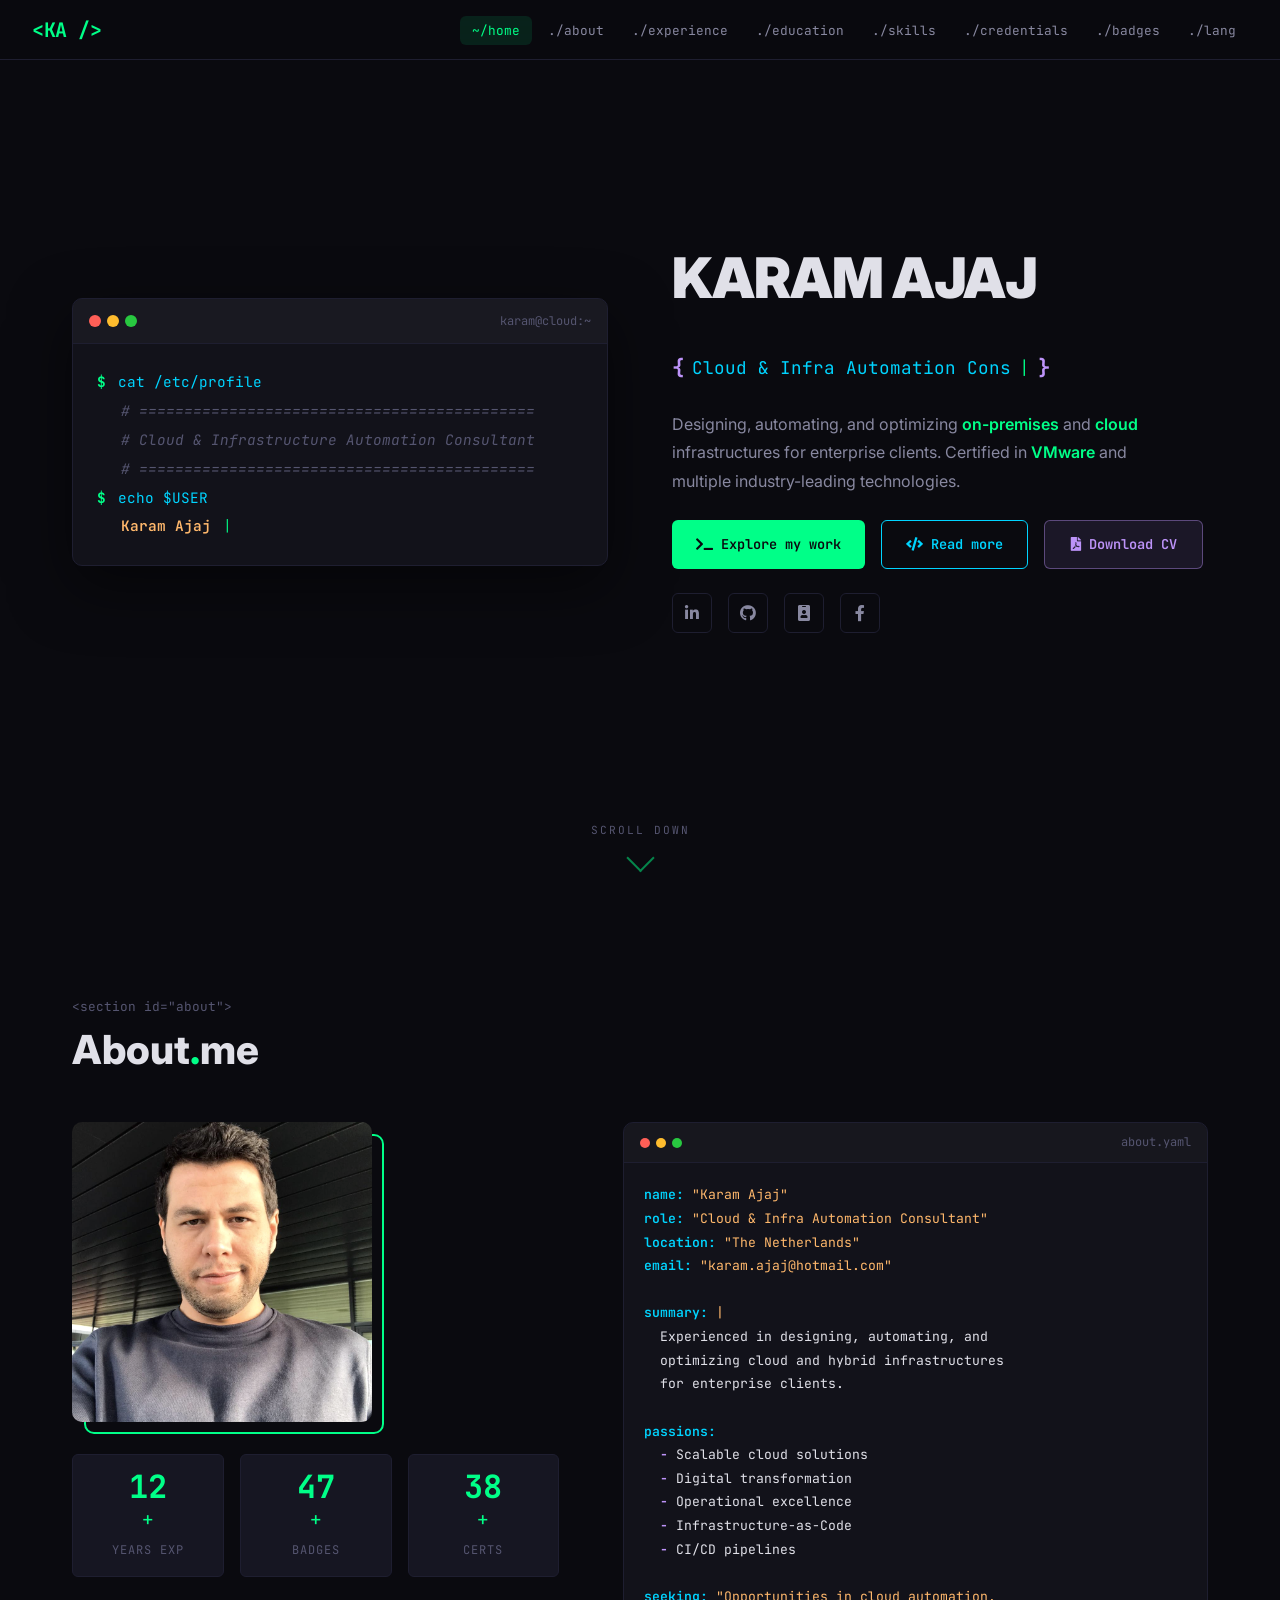
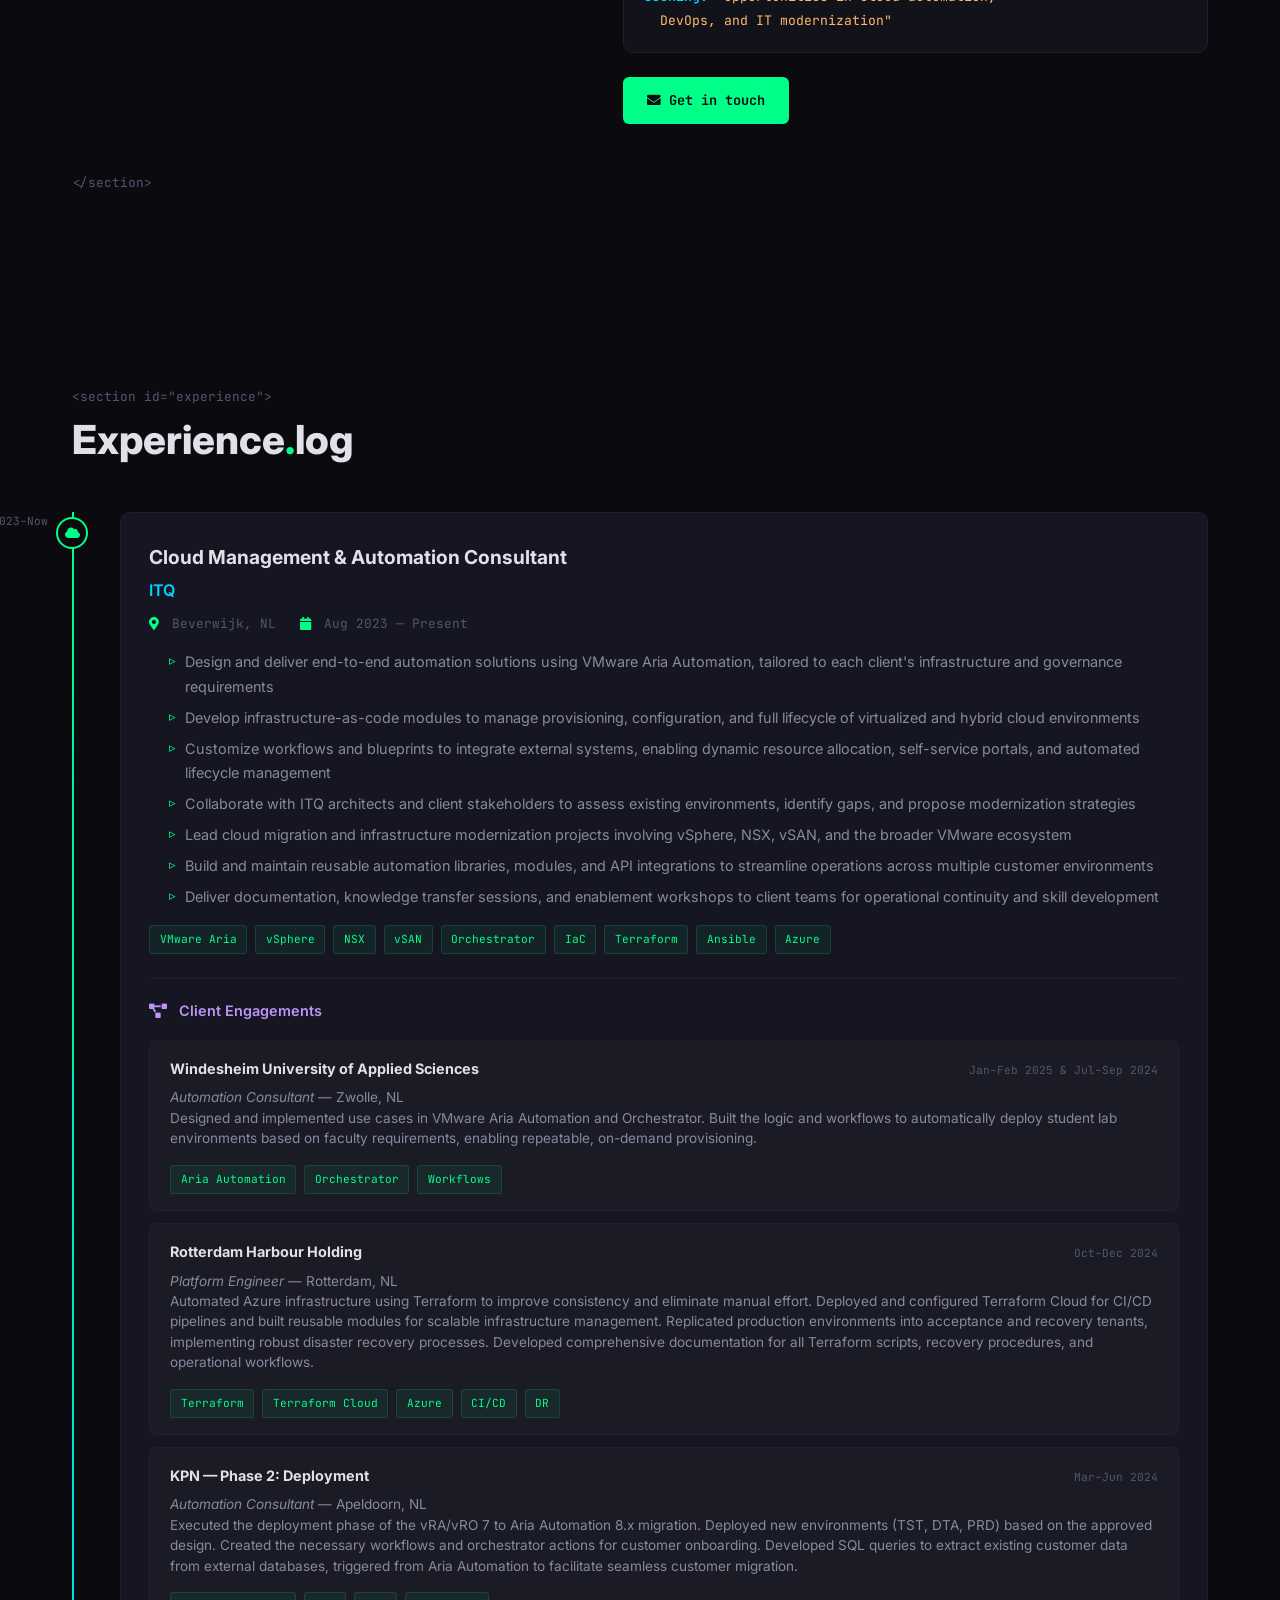
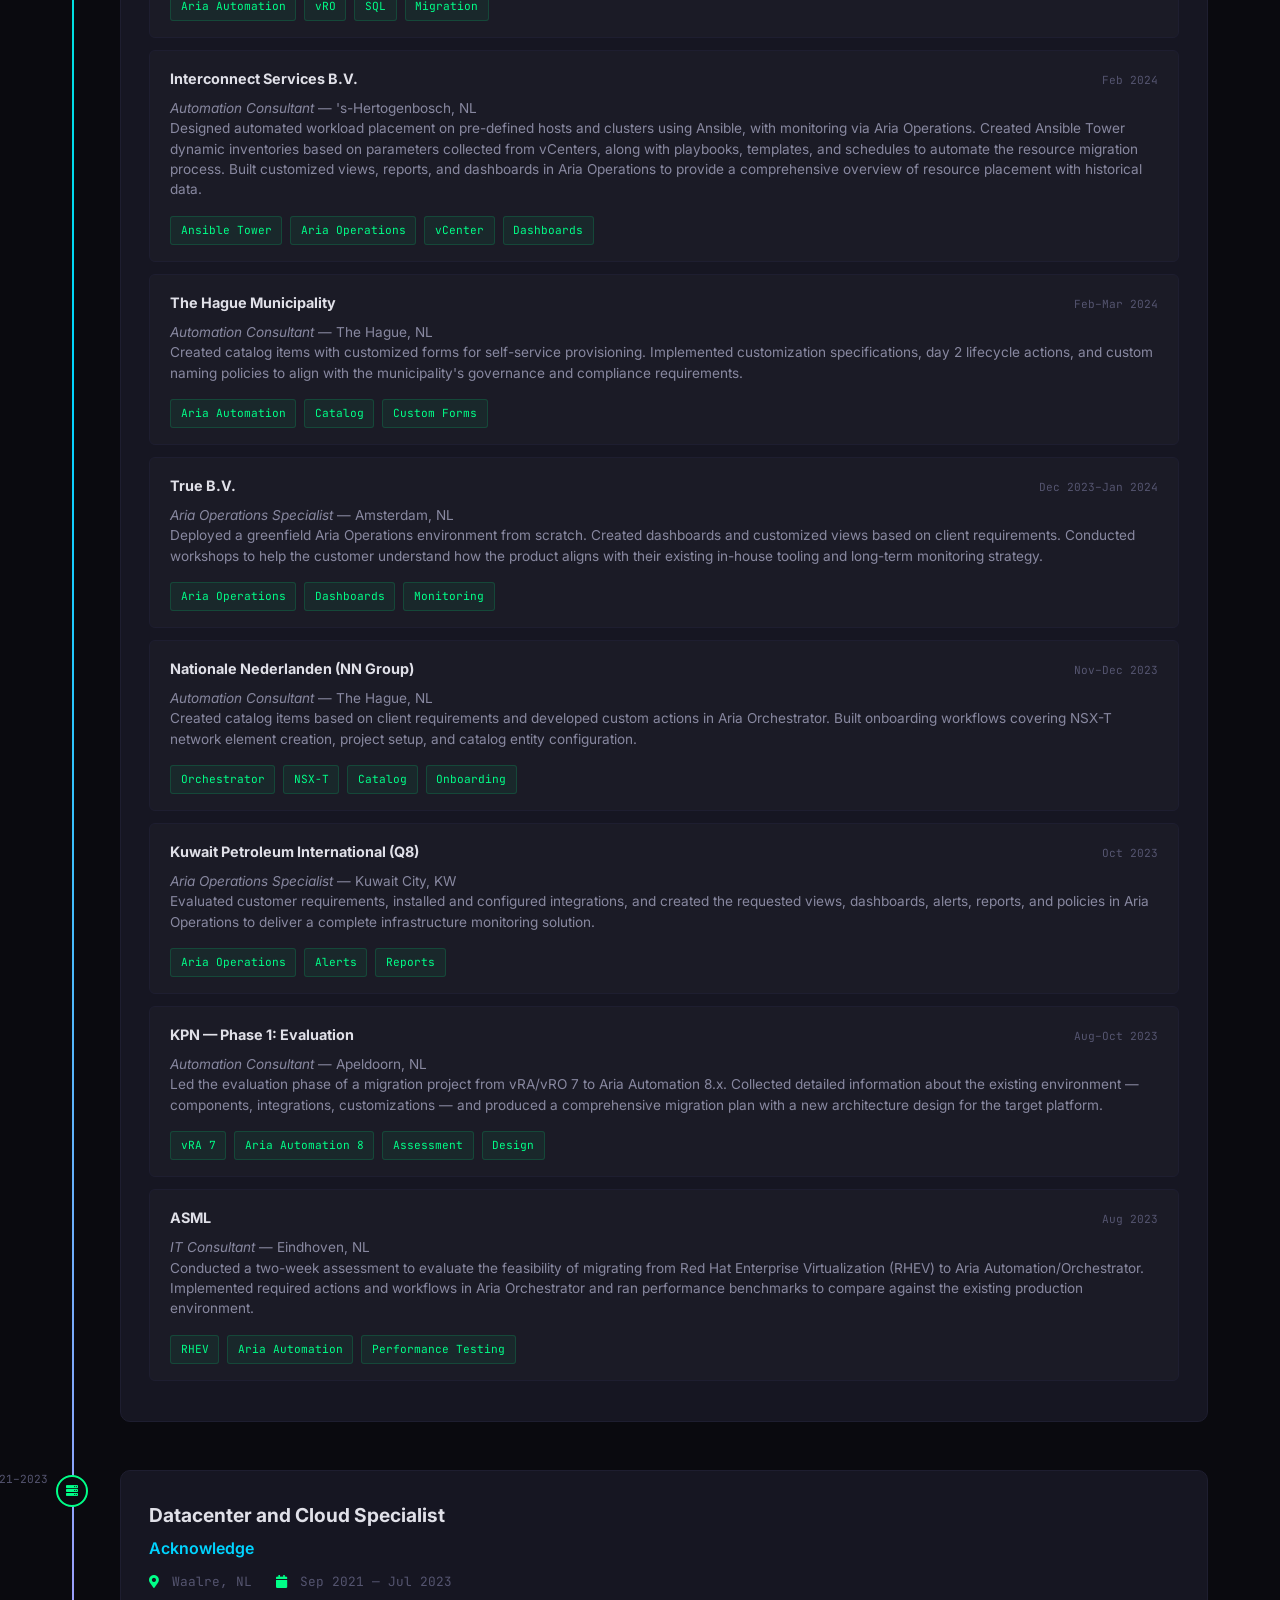
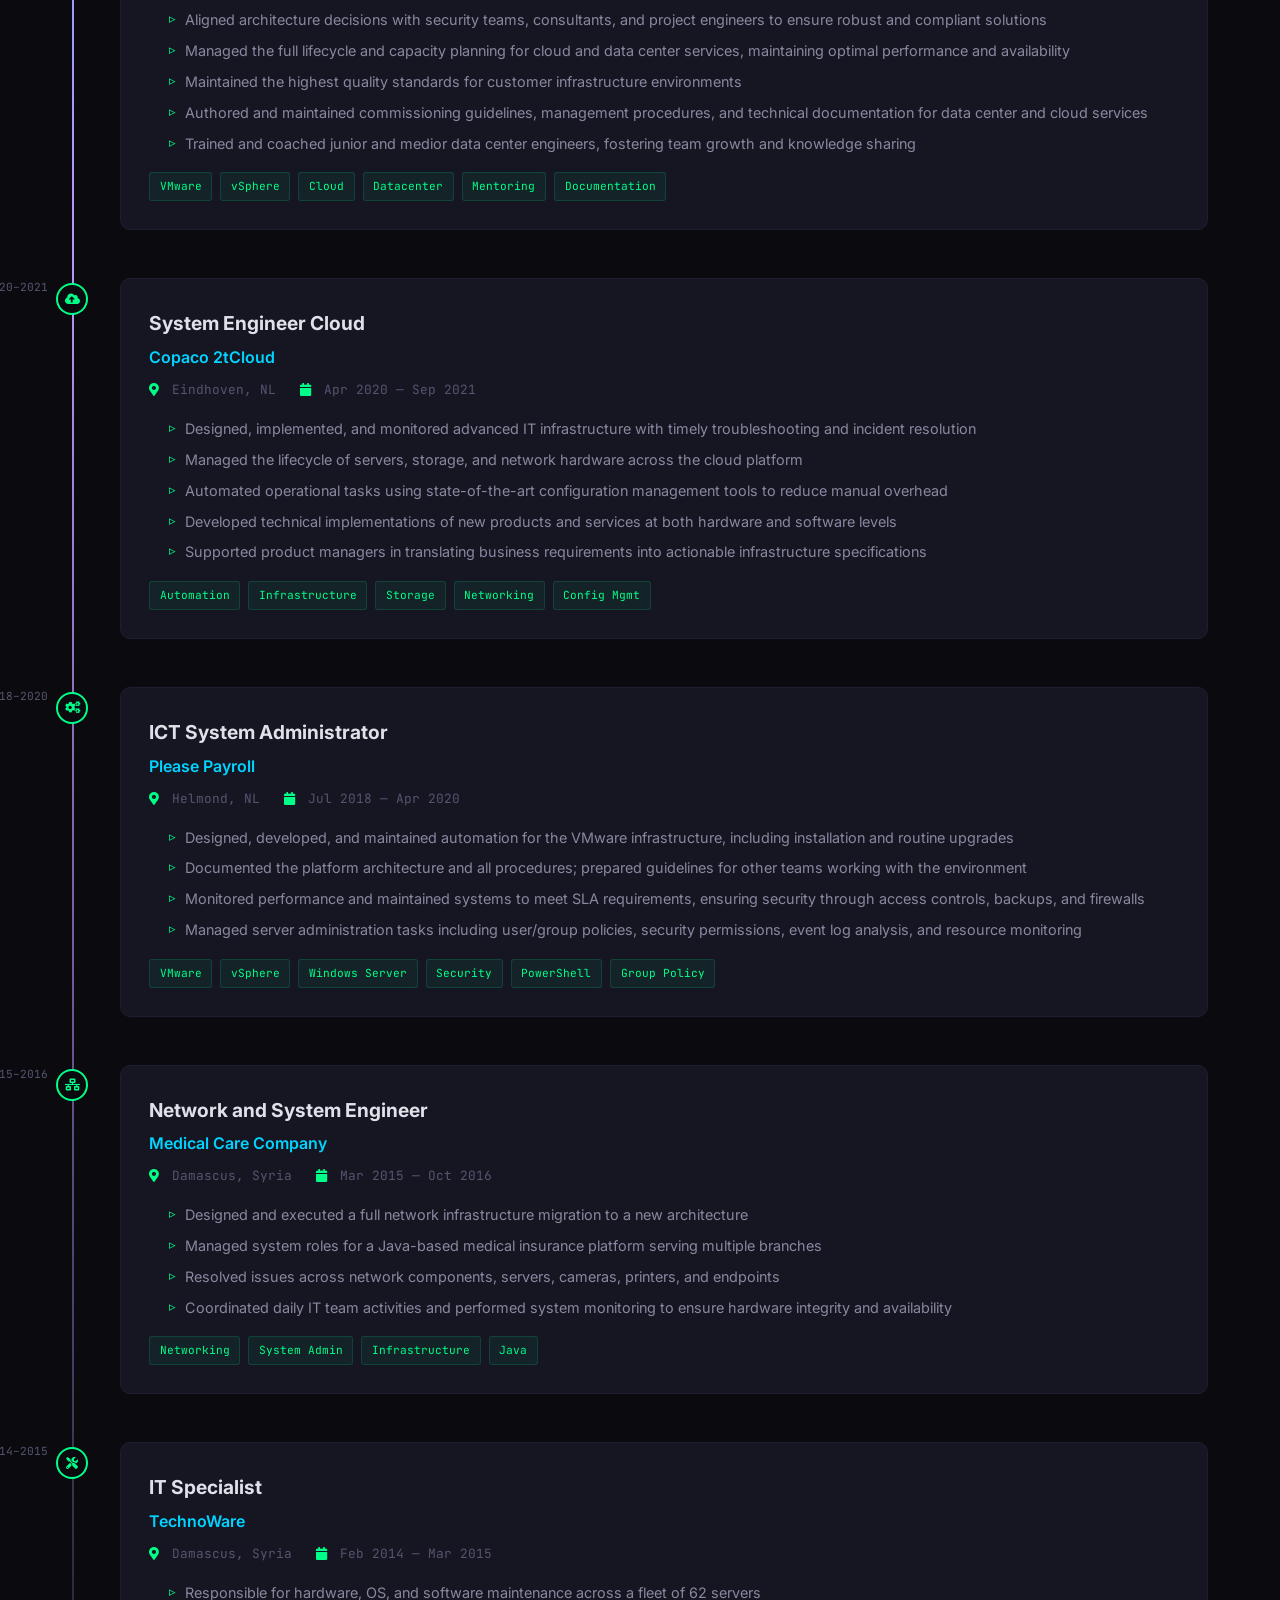
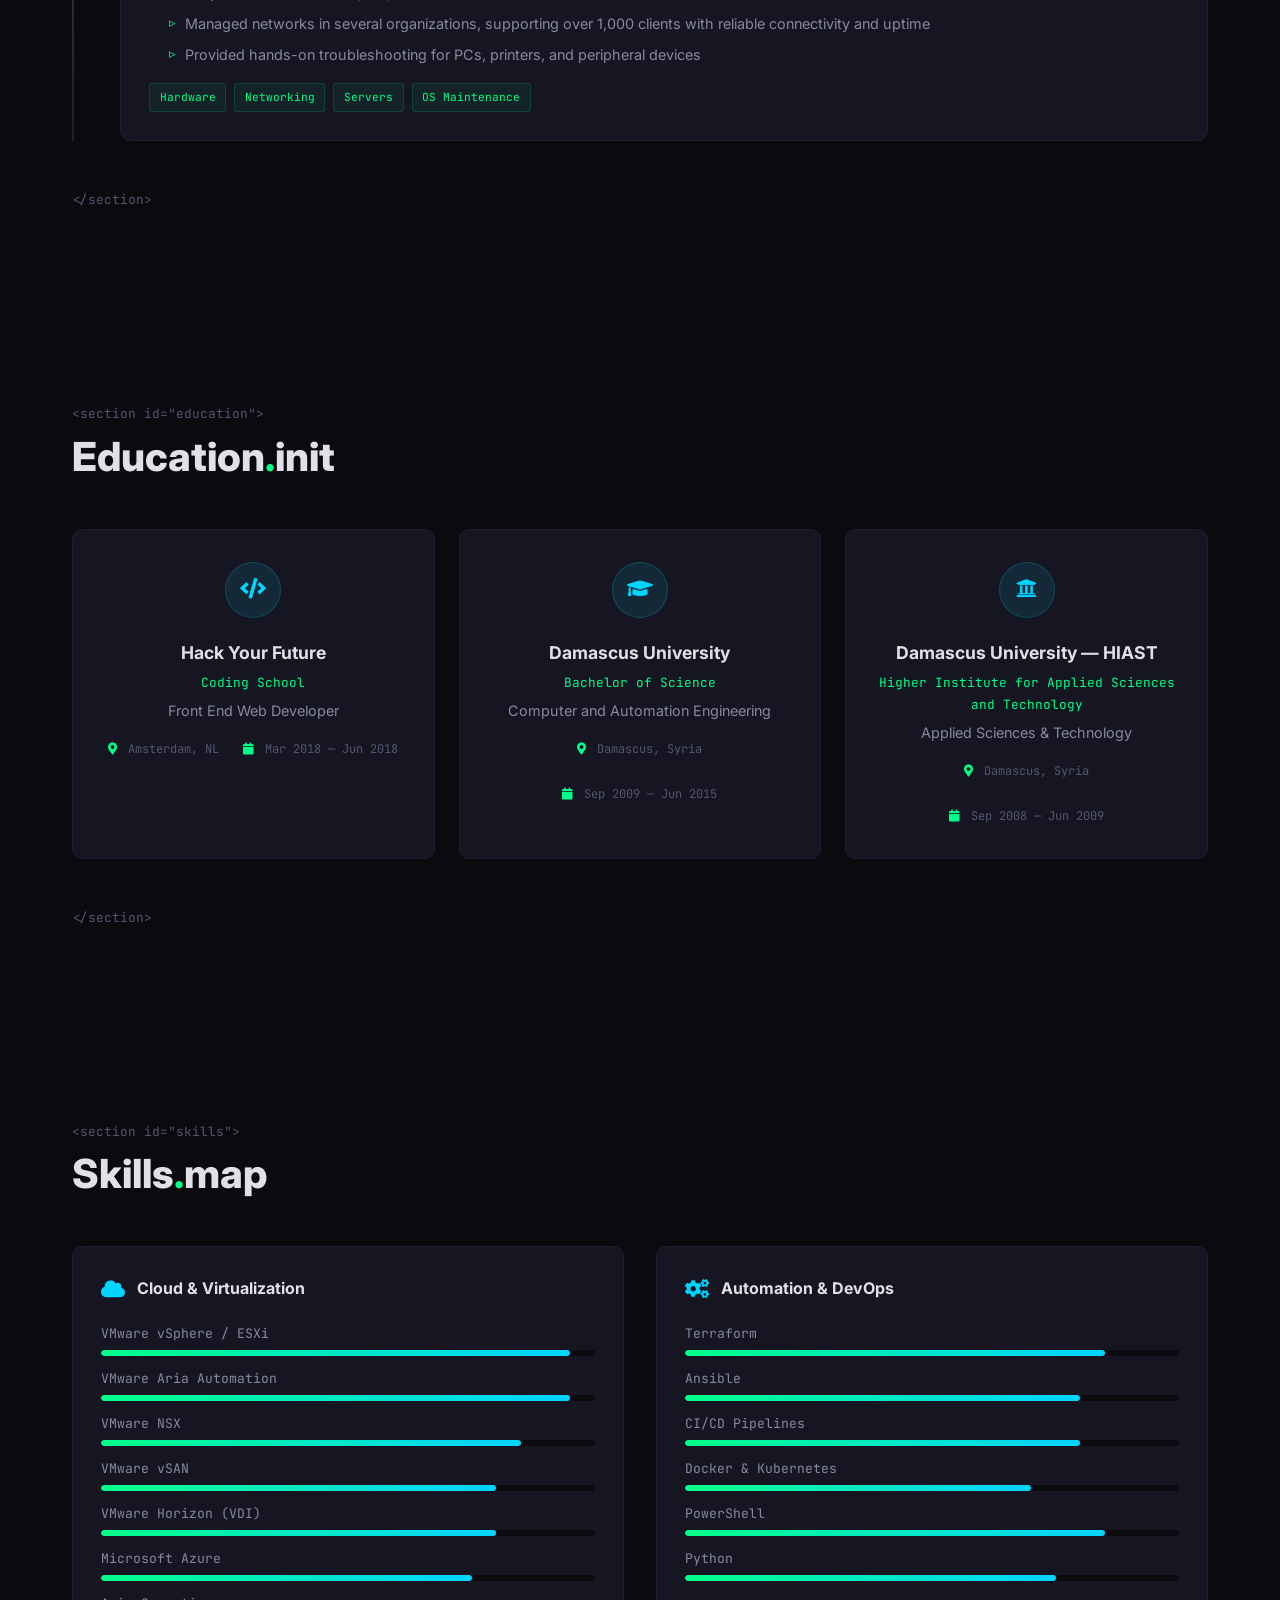
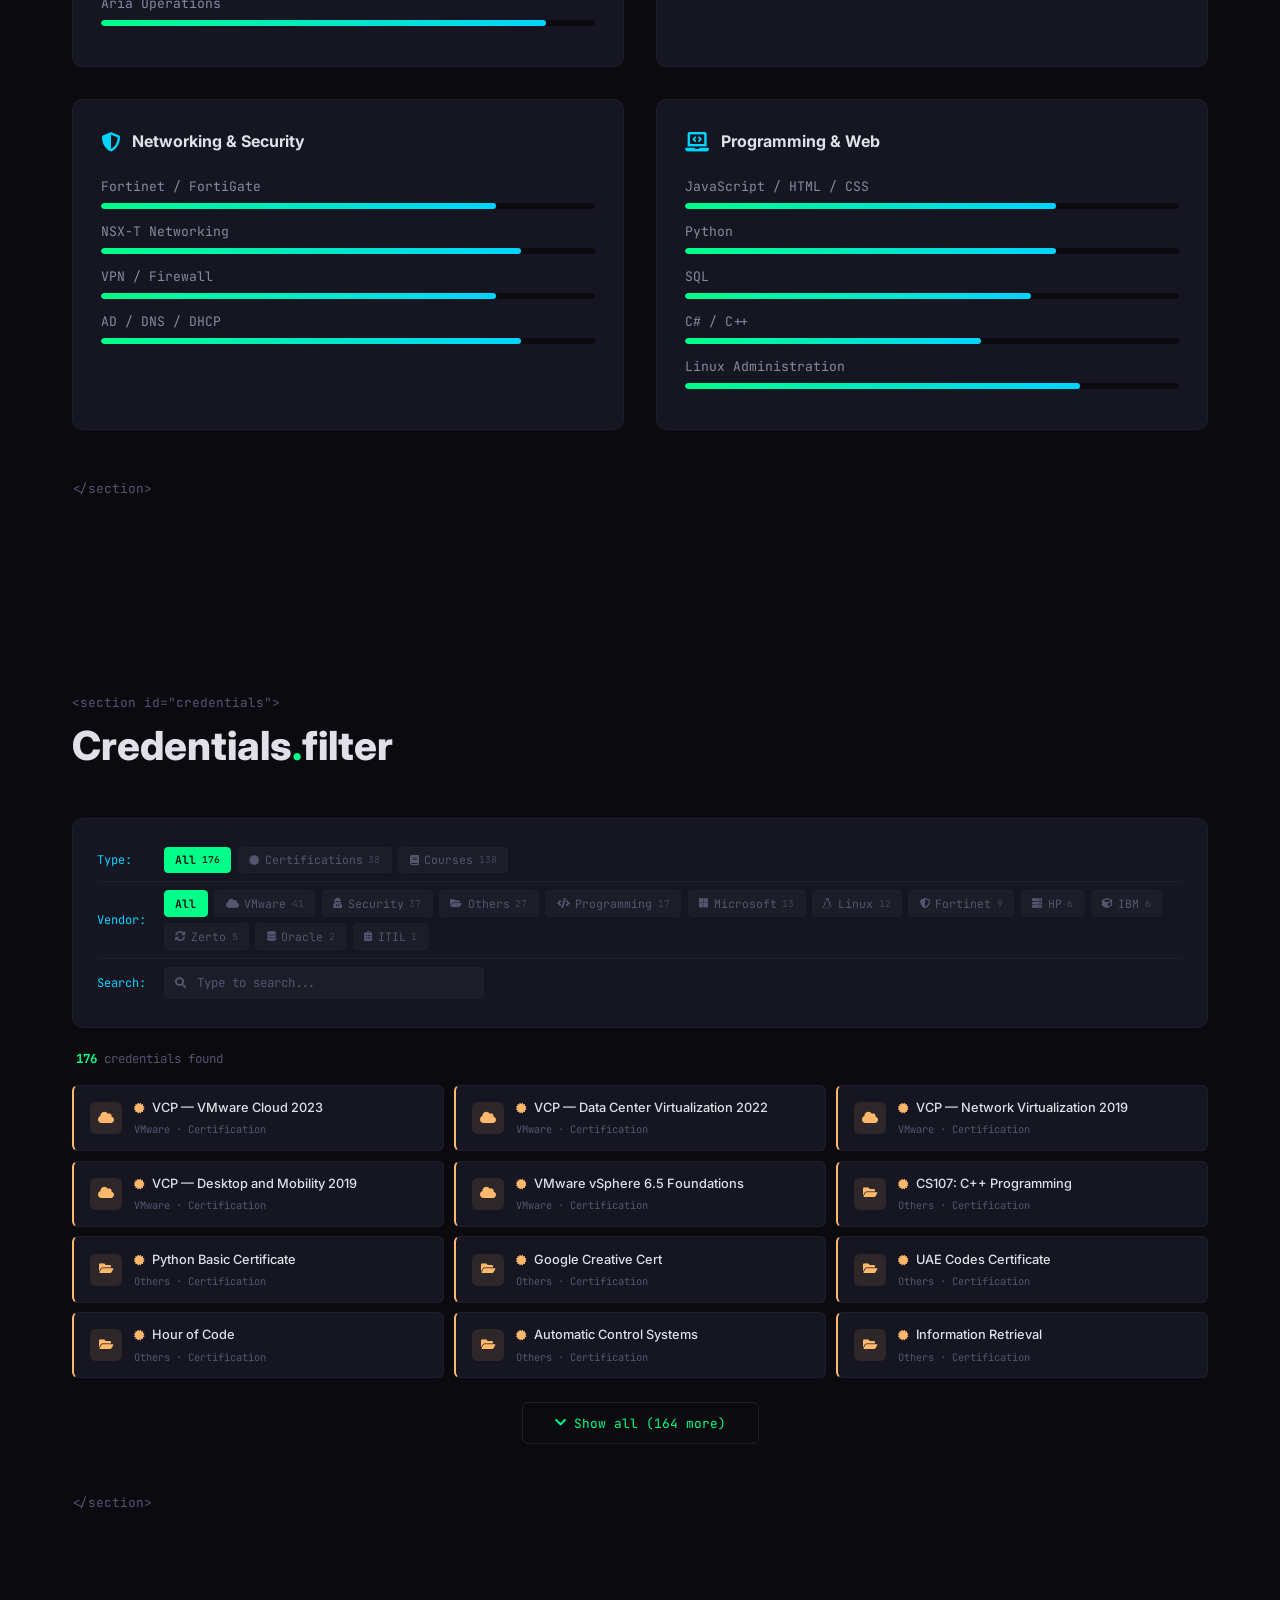
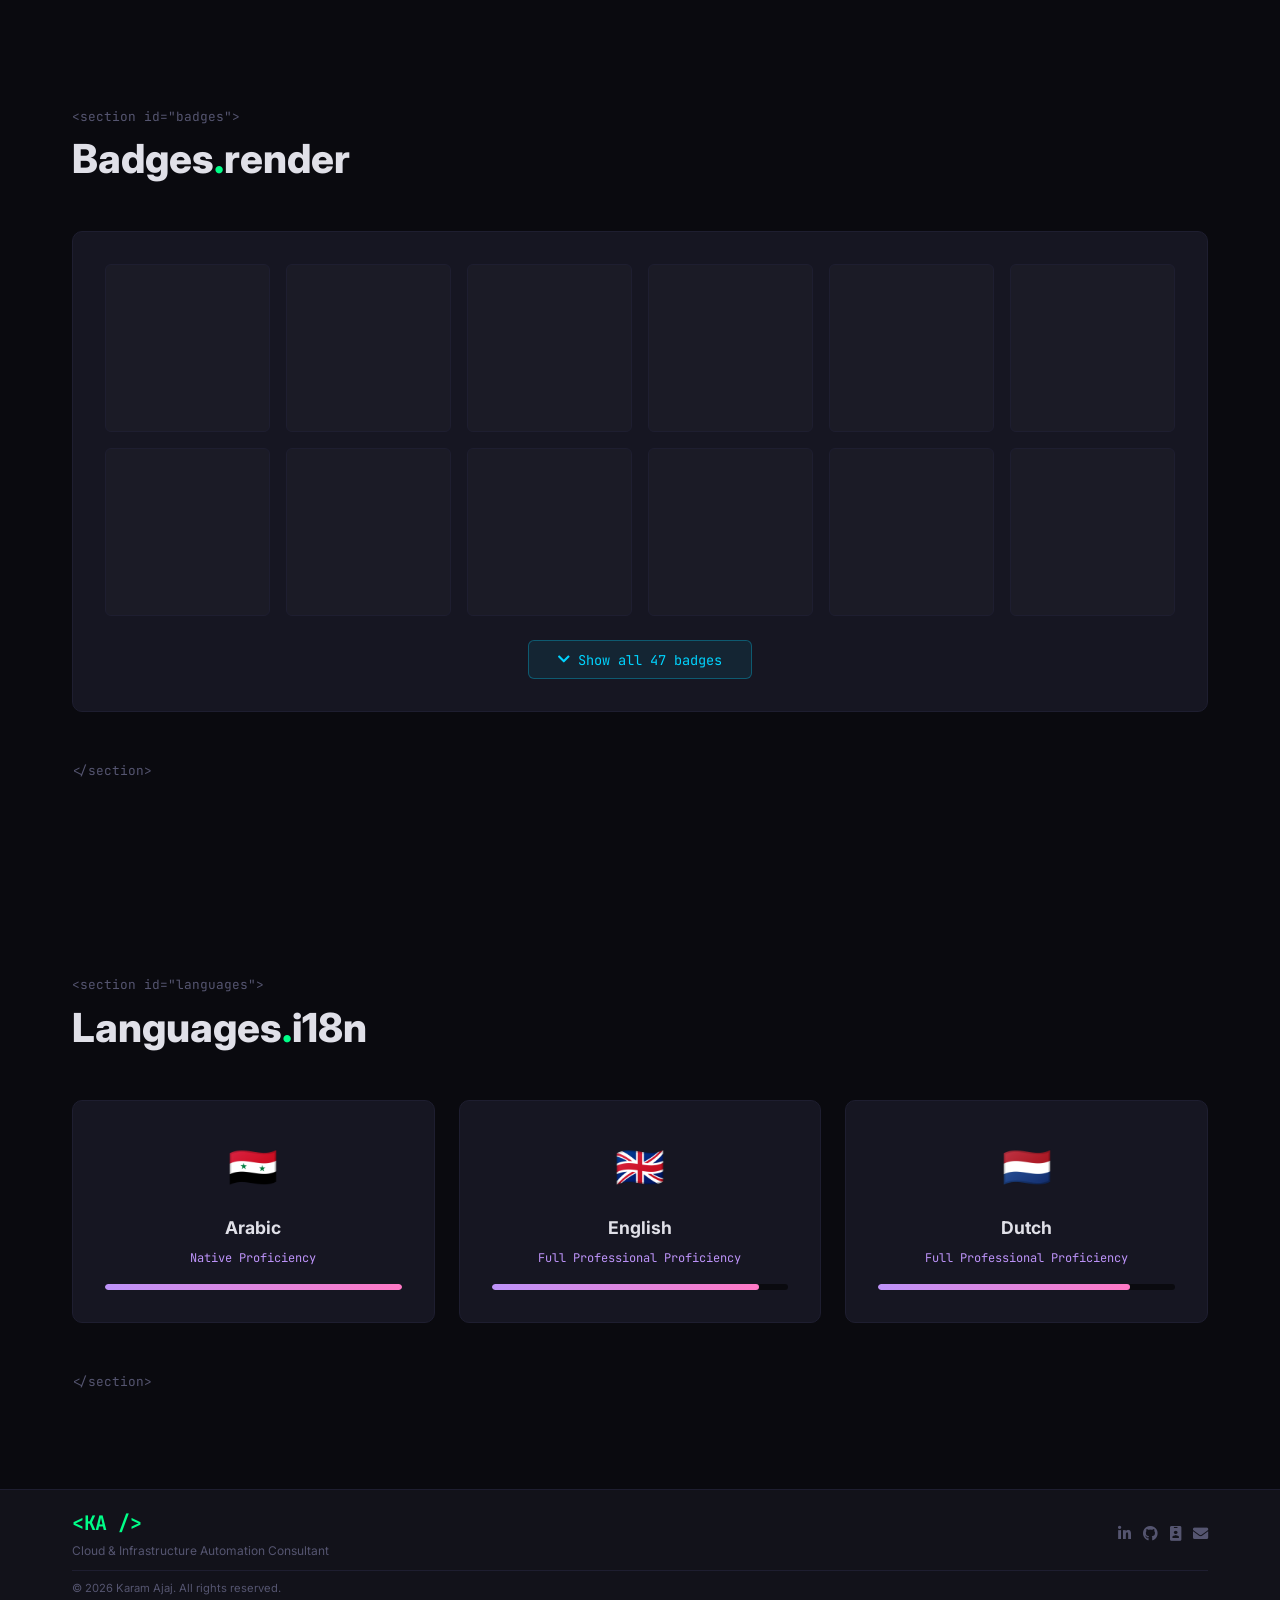
<file: index.html>
<!DOCTYPE html>
<html lang="en">
<head>
    <meta charset="utf-8">
    <meta name="viewport" content="width=device-width, initial-scale=1, shrink-to-fit=no">
    <meta name="description" content="Karam Ajaj — Cloud &amp; Infrastructure Automation Consultant. On-premises &amp; Cloud. VMware, Terraform, Ansible, CI/CD.">
    <meta name="keywords" content="Karam Ajaj, Cloud Engineer, Infrastructure Automation, VMware, On-premises, Cloud, Terraform, Ansible, DevOps, IaC, CI/CD, vSphere, NSX, Aria Automation, Orchestrator, System Engineer, Netherlands">
    <meta name="author" content="Karam Ajaj">

    <meta property="og:title" content="Karam Ajaj — Cloud &amp; Infrastructure Automation Consultant" />
    <meta property="og:type" content="website" />
    <meta property="og:url" content="https://portfolio.vnerd.nl/" />
    <meta property="og:image" content="https://portfolio.vnerd.nl/img/og-image.png" />
    <meta property="og:image:width" content="1200" />
    <meta property="og:image:height" content="630" />
    <meta property="og:image:alt" content="Karam Ajaj — Cloud & Infrastructure Automation Consultant" />
    <meta property="og:description" content="Cloud &amp; Infrastructure Automation Consultant specializing in VMware, Terraform, Ansible, and CI/CD. On-premises &amp; cloud infrastructure automation." />
    <meta name="twitter:card" content="summary_large_image">
    <meta name="twitter:title" content="Karam Ajaj — Cloud &amp; Infrastructure Automation Consultant">
    <meta name="twitter:description" content="Cloud &amp; Infrastructure Automation Consultant specializing in VMware, Terraform, Ansible, and CI/CD. On-premises &amp; cloud infrastructure automation.">
    <meta name="twitter:image" content="https://portfolio.vnerd.nl/img/og-image.png">

    <link rel="icon" type="image/svg+xml" href="data:image/svg+xml,%3Csvg xmlns='http://www.w3.org/2000/svg' viewBox='0 0 64 64'%3E%3Crect width='64' height='64' rx='12' fill='%230a0a0f'/%3E%3Cpath d='M14 20l12 12-12 12' stroke='%2300ff88' stroke-width='5' stroke-linecap='round' stroke-linejoin='round' fill='none'/%3E%3Cline x1='30' y1='44' x2='50' y2='44' stroke='%2300ff88' stroke-width='5' stroke-linecap='round'/%3E%3C/svg%3E">
    <title>Karam Ajaj — Cloud &amp; Infra Automation</title>

    <link rel="preconnect" href="https://fonts.googleapis.com">
    <link rel="preconnect" href="https://fonts.gstatic.com" crossorigin>
    <link href="https://fonts.googleapis.com/css2?family=JetBrains+Mono:wght@300;400;500;600;700&family=Inter:wght@300;400;500;600;700;800;900&display=swap" rel="stylesheet">
    <link href="https://cdnjs.cloudflare.com/ajax/libs/font-awesome/5.10.2/css/all.min.css" rel="stylesheet" crossorigin="anonymous">
    <link href="css/main.css" rel="stylesheet">
</head>

<body>
    <canvas id="matrix-bg"></canvas>

    <!-- Mobile pagination dots (visible only on mobile) -->
    <nav class="mobile-page-dots" id="mobilePageDots"></nav>
    <div class="mobile-page-counter" id="mobilePageCounter">
        <span class="mp-current">1</span> / <span class="mp-total">9</span>
    </div>

    <!-- Navigation -->
    <nav id="navbar">
        <div class="nav-brand">
            <span class="nav-logo">&lt;KA /&gt;</span>
        </div>
        <button class="nav-toggle" id="navToggle" aria-label="Toggle navigation">
            <span></span><span></span><span></span>
        </button>
        <ul class="nav-links" id="navLinks">
            <li><a href="#hero" class="nav-link active" data-section="hero">~/home</a></li>
            <li><a href="#about" class="nav-link" data-section="about">./about</a></li>
            <li><a href="#experience" class="nav-link" data-section="experience">./experience</a></li>
            <li><a href="#education" class="nav-link" data-section="education">./education</a></li>
            <li><a href="#skills" class="nav-link" data-section="skills">./skills</a></li>
            <li><a href="#credentials" class="nav-link" data-section="credentials">./credentials</a></li>
            <li><a href="#badges" class="nav-link" data-section="badges">./badges</a></li>
            <li><a href="#languages" class="nav-link" data-section="languages">./lang</a></li>
        </ul>
    </nav>

    <!-- Page sections wrapper (becomes scroll-snap container on mobile) -->
    <main class="page-snap-container" id="pageSnapContainer">

    <!-- HERO -->
    <section id="hero" class="section hero-section">
        <div class="hero-content">
            <div class="terminal-window">
                <div class="terminal-header">
                    <div class="terminal-dots">
                        <span class="dot red"></span>
                        <span class="dot yellow"></span>
                        <span class="dot green"></span>
                    </div>
                    <span class="terminal-title">karam@cloud:~</span>
                </div>
                <div class="terminal-body">
                    <div class="terminal-line">
                        <span class="prompt">$</span>
                        <span class="command">cat /etc/profile</span>
                    </div>
                    <div class="terminal-line output">
                        <span class="code-comment"># ============================================</span>
                    </div>
                    <div class="terminal-line output">
                        <span class="code-comment"># Cloud &amp; Infrastructure Automation Consultant</span>
                    </div>
                    <div class="terminal-line output">
                        <span class="code-comment"># ============================================</span>
                    </div>
                    <div class="terminal-line">
                        <span class="prompt">$</span>
                        <span class="command">echo $USER</span>
                    </div>
                    <div class="terminal-line output">
                        <span id="typed-name" class="typed-text"></span><span class="cursor blink">|</span>
                    </div>
                </div>
            </div>
            <div class="hero-info">
                <h1 class="glitch-text" data-text="KARAM AJAJ">KARAM AJAJ</h1>
                <div class="hero-tagline">
                    <span class="tag-bracket">{</span>
                    <span class="tag-role" id="typed-role"></span><span class="cursor-role blink">|</span>
                    <span class="tag-bracket">}</span>
                </div>
                <p class="hero-description">
                    Designing, automating, and optimizing <span class="highlight">on-premises</span> and <span class="highlight">cloud</span> infrastructures for enterprise clients.
                    Certified in <span class="highlight">VMware</span> and multiple industry-leading technologies.
                </p>
                <div class="hero-cta">
                    <a href="#experience" class="btn btn-primary"><i class="fas fa-terminal"></i> Explore my work</a>
                    <a href="#about" class="btn btn-outline"><i class="fas fa-code"></i> Read more</a>
                    <a href="Karam_Ajaj_CV.pdf" download class="btn btn-download"><i class="fas fa-file-pdf"></i> Download CV</a>
                </div>
                <div class="social-links">
                    <a href="https://www.linkedin.com/in/karam-ajaj" target="_blank" rel="noopener" aria-label="LinkedIn" class="social-icon"><i class="fab fa-linkedin-in"></i></a>
                    <a href="https://github.com/karam-ajaj" target="_blank" rel="noopener" aria-label="GitHub" class="social-icon"><i class="fab fa-github"></i></a>
                    <a href="https://www.credly.com/users/karam-ajaj/badges?sort=-state_updated_at&page=1" target="_blank" rel="noopener" aria-label="Credly" class="social-icon"><i class="fas fa-id-badge"></i></a>
                    <a href="https://www.facebook.com/karam.ajaj" target="_blank" rel="noopener" aria-label="Facebook" class="social-icon"><i class="fab fa-facebook-f"></i></a>
                </div>
            </div>
        </div>
        <div class="scroll-indicator">
            <span>scroll down</span>
            <div class="scroll-arrow"></div>
        </div>
    </section>

    <!-- ABOUT -->
    <section id="about" class="section">
        <div class="container">
            <div class="section-header">
                <span class="section-tag">&lt;section id="about"&gt;</span>
                <h2 class="section-title">About<span class="accent">.</span>me</h2>
            </div>
            <div class="about-grid">
                <div class="about-image reveal-left">
                    <div class="image-frame">
                        <img src="img/profile.jpg" alt="Karam Ajaj" class="profile-img">
                        <div class="image-border"></div>
                    </div>
                    <div class="about-stats">
                        <div class="stat-item">
                            <span class="stat-number" id="statYears" data-count="11">0</span><span class="stat-suffix">+</span>
                            <span class="stat-label">Years Exp</span>
                        </div>
                        <div class="stat-item">
                            <span class="stat-number" id="statBadges" data-count="47">0</span><span class="stat-suffix">+</span>
                            <span class="stat-label">Badges</span>
                        </div>
                        <div class="stat-item">
                            <span class="stat-number" id="statCerts" data-count="30">0</span><span class="stat-suffix">+</span>
                            <span class="stat-label">Certs</span>
                        </div>
                    </div>
                </div>
                <div class="about-content reveal-right">
                    <div class="code-block">
                        <div class="code-header">
                            <span class="code-dot red-sm"></span>
                            <span class="code-dot yellow-sm"></span>
                            <span class="code-dot green-sm"></span>
                            <span class="code-filename">about.yaml</span>
                        </div>
                        <pre class="code-body"><code><span class="yaml-key">name:</span> <span class="yaml-string">"Karam Ajaj"</span>
<span class="yaml-key">role:</span> <span class="yaml-string">"Cloud &amp; Infra Automation Consultant"</span>
<span class="yaml-key">location:</span> <span class="yaml-string">"The Netherlands"</span>
<span class="yaml-key">email:</span> <span class="yaml-string">"karam.ajaj@hotmail.com"</span>

<span class="yaml-key">summary:</span> <span class="yaml-string">|</span>
  <span class="yaml-value">Experienced in designing, automating, and</span>
  <span class="yaml-value">optimizing cloud and hybrid infrastructures</span>
  <span class="yaml-value">for enterprise clients.</span>

<span class="yaml-key">passions:</span>
  <span class="yaml-dash">-</span> <span class="yaml-value">Scalable cloud solutions</span>
  <span class="yaml-dash">-</span> <span class="yaml-value">Digital transformation</span>
  <span class="yaml-dash">-</span> <span class="yaml-value">Operational excellence</span>
  <span class="yaml-dash">-</span> <span class="yaml-value">Infrastructure-as-Code</span>
  <span class="yaml-dash">-</span> <span class="yaml-value">CI/CD pipelines</span>

<span class="yaml-key">seeking:</span> <span class="yaml-string">"Opportunities in cloud automation,</span>
  <span class="yaml-string">DevOps, and IT modernization"</span></code></pre>
                    </div>
                    <a href="mailto:karam.ajaj@hotmail.com" class="btn btn-primary" style="margin-top:1.5rem;"><i class="fas fa-envelope"></i> Get in touch</a>
                </div>
            </div>
            <span class="section-tag section-tag-close">&lt;/section&gt;</span>
        </div>
    </section>

    <!-- EXPERIENCE -->
    <section id="experience" class="section">
        <div class="container">
            <div class="section-header">
                <span class="section-tag">&lt;section id="experience"&gt;</span>
                <h2 class="section-title">Experience<span class="accent">.</span>log</h2>
            </div>
            <div class="timeline">
                <div class="timeline-item reveal-up" data-year="2023–Now">
                    <div class="timeline-marker"><i class="fas fa-cloud"></i></div>
                    <div class="timeline-content">
                        <div class="timeline-header-box">
                            <h3>Cloud Management &amp; Automation Consultant</h3>
                            <a href="https://itq.eu/" target="_blank" rel="noopener" class="company-link">ITQ</a>
                            <div class="timeline-meta">
                                <span><i class="fas fa-map-marker-alt"></i> Beverwijk, NL</span>
                                <span><i class="fas fa-calendar"></i> Aug 2023 — Present</span>
                            </div>
                        </div>
                        <ul class="timeline-details">
                            <li>Design and deliver end-to-end automation solutions using VMware Aria Automation, tailored to each client's infrastructure and governance requirements</li>
                            <li>Develop infrastructure-as-code modules to manage provisioning, configuration, and full lifecycle of virtualized and hybrid cloud environments</li>
                            <li>Customize workflows and blueprints to integrate external systems, enabling dynamic resource allocation, self-service portals, and automated lifecycle management</li>
                            <li>Collaborate with ITQ architects and client stakeholders to assess existing environments, identify gaps, and propose modernization strategies</li>
                            <li>Lead cloud migration and infrastructure modernization projects involving vSphere, NSX, vSAN, and the broader VMware ecosystem</li>
                            <li>Build and maintain reusable automation libraries, modules, and API integrations to streamline operations across multiple customer environments</li>
                            <li>Deliver documentation, knowledge transfer sessions, and enablement workshops to client teams for operational continuity and skill development</li>
                        </ul>
                        <div class="tech-tags">
                            <span class="tech-tag">VMware Aria</span><span class="tech-tag">vSphere</span><span class="tech-tag">NSX</span><span class="tech-tag">vSAN</span><span class="tech-tag">Orchestrator</span><span class="tech-tag">IaC</span><span class="tech-tag">Terraform</span><span class="tech-tag">Ansible</span><span class="tech-tag">Azure</span>
                        </div>
                        <div class="client-projects">
                            <h4 class="client-header"><i class="fas fa-project-diagram"></i> Client Engagements</h4>
                            <div class="client-card">
                                <div class="client-info"><strong>Windesheim University of Applied Sciences</strong><span class="client-date">Jan–Feb 2025 &amp; Jul–Sep 2024</span></div>
                                <p><em>Automation Consultant</em> — Zwolle, NL</p>
                                <p>Designed and implemented use cases in VMware Aria Automation and Orchestrator. Built the logic and workflows to automatically deploy student lab environments based on faculty requirements, enabling repeatable, on-demand provisioning.</p>
                                <div class="tech-tags"><span class="tech-tag">Aria Automation</span><span class="tech-tag">Orchestrator</span><span class="tech-tag">Workflows</span></div>
                            </div>
                            <div class="client-card">
                                <div class="client-info"><strong>Rotterdam Harbour Holding</strong><span class="client-date">Oct–Dec 2024</span></div>
                                <p><em>Platform Engineer</em> — Rotterdam, NL</p>
                                <p>Automated Azure infrastructure using Terraform to improve consistency and eliminate manual effort. Deployed and configured Terraform Cloud for CI/CD pipelines and built reusable modules for scalable infrastructure management. Replicated production environments into acceptance and recovery tenants, implementing robust disaster recovery processes. Developed comprehensive documentation for all Terraform scripts, recovery procedures, and operational workflows.</p>
                                <div class="tech-tags"><span class="tech-tag">Terraform</span><span class="tech-tag">Terraform Cloud</span><span class="tech-tag">Azure</span><span class="tech-tag">CI/CD</span><span class="tech-tag">DR</span></div>
                            </div>
                            <div class="client-card">
                                <div class="client-info"><strong>KPN — Phase 2: Deployment</strong><span class="client-date">Mar–Jun 2024</span></div>
                                <p><em>Automation Consultant</em> — Apeldoorn, NL</p>
                                <p>Executed the deployment phase of the vRA/vRO 7 to Aria Automation 8.x migration. Deployed new environments (TST, DTA, PRD) based on the approved design. Created the necessary workflows and orchestrator actions for customer onboarding. Developed SQL queries to extract existing customer data from external databases, triggered from Aria Automation to facilitate seamless customer migration.</p>
                                <div class="tech-tags"><span class="tech-tag">Aria Automation</span><span class="tech-tag">vRO</span><span class="tech-tag">SQL</span><span class="tech-tag">Migration</span></div>
                            </div>
                            <div class="client-card">
                                <div class="client-info"><strong>Interconnect Services B.V.</strong><span class="client-date">Feb 2024</span></div>
                                <p><em>Automation Consultant</em> — 's-Hertogenbosch, NL</p>
                                <p>Designed automated workload placement on pre-defined hosts and clusters using Ansible, with monitoring via Aria Operations. Created Ansible Tower dynamic inventories based on parameters collected from vCenters, along with playbooks, templates, and schedules to automate the resource migration process. Built customized views, reports, and dashboards in Aria Operations to provide a comprehensive overview of resource placement with historical data.</p>
                                <div class="tech-tags"><span class="tech-tag">Ansible Tower</span><span class="tech-tag">Aria Operations</span><span class="tech-tag">vCenter</span><span class="tech-tag">Dashboards</span></div>
                            </div>
                            <div class="client-card">
                                <div class="client-info"><strong>The Hague Municipality</strong><span class="client-date">Feb–Mar 2024</span></div>
                                <p><em>Automation Consultant</em> — The Hague, NL</p>
                                <p>Created catalog items with customized forms for self-service provisioning. Implemented customization specifications, day 2 lifecycle actions, and custom naming policies to align with the municipality's governance and compliance requirements.</p>
                                <div class="tech-tags"><span class="tech-tag">Aria Automation</span><span class="tech-tag">Catalog</span><span class="tech-tag">Custom Forms</span></div>
                            </div>
                            <div class="client-card">
                                <div class="client-info"><strong>True B.V.</strong><span class="client-date">Dec 2023–Jan 2024</span></div>
                                <p><em>Aria Operations Specialist</em> — Amsterdam, NL</p>
                                <p>Deployed a greenfield Aria Operations environment from scratch. Created dashboards and customized views based on client requirements. Conducted workshops to help the customer understand how the product aligns with their existing in-house tooling and long-term monitoring strategy.</p>
                                <div class="tech-tags"><span class="tech-tag">Aria Operations</span><span class="tech-tag">Dashboards</span><span class="tech-tag">Monitoring</span></div>
                            </div>
                            <div class="client-card">
                                <div class="client-info"><strong>Nationale Nederlanden (NN Group)</strong><span class="client-date">Nov–Dec 2023</span></div>
                                <p><em>Automation Consultant</em> — The Hague, NL</p>
                                <p>Created catalog items based on client requirements and developed custom actions in Aria Orchestrator. Built onboarding workflows covering NSX-T network element creation, project setup, and catalog entity configuration.</p>
                                <div class="tech-tags"><span class="tech-tag">Orchestrator</span><span class="tech-tag">NSX-T</span><span class="tech-tag">Catalog</span><span class="tech-tag">Onboarding</span></div>
                            </div>
                            <div class="client-card">
                                <div class="client-info"><strong>Kuwait Petroleum International (Q8)</strong><span class="client-date">Oct 2023</span></div>
                                <p><em>Aria Operations Specialist</em> — Kuwait City, KW</p>
                                <p>Evaluated customer requirements, installed and configured integrations, and created the requested views, dashboards, alerts, reports, and policies in Aria Operations to deliver a complete infrastructure monitoring solution.</p>
                                <div class="tech-tags"><span class="tech-tag">Aria Operations</span><span class="tech-tag">Alerts</span><span class="tech-tag">Reports</span></div>
                            </div>
                            <div class="client-card">
                                <div class="client-info"><strong>KPN — Phase 1: Evaluation</strong><span class="client-date">Aug–Oct 2023</span></div>
                                <p><em>Automation Consultant</em> — Apeldoorn, NL</p>
                                <p>Led the evaluation phase of a migration project from vRA/vRO 7 to Aria Automation 8.x. Collected detailed information about the existing environment — components, integrations, customizations — and produced a comprehensive migration plan with a new architecture design for the target platform.</p>
                                <div class="tech-tags"><span class="tech-tag">vRA 7</span><span class="tech-tag">Aria Automation 8</span><span class="tech-tag">Assessment</span><span class="tech-tag">Design</span></div>
                            </div>
                            <div class="client-card">
                                <div class="client-info"><strong>ASML</strong><span class="client-date">Aug 2023</span></div>
                                <p><em>IT Consultant</em> — Eindhoven, NL</p>
                                <p>Conducted a two-week assessment to evaluate the feasibility of migrating from Red Hat Enterprise Virtualization (RHEV) to Aria Automation/Orchestrator. Implemented required actions and workflows in Aria Orchestrator and ran performance benchmarks to compare against the existing production environment.</p>
                                <div class="tech-tags"><span class="tech-tag">RHEV</span><span class="tech-tag">Aria Automation</span><span class="tech-tag">Performance Testing</span></div>
                            </div>
                        </div>
                    </div>
                </div>
                <div class="timeline-item reveal-up" data-year="2021–2023">
                    <div class="timeline-marker"><i class="fas fa-server"></i></div>
                    <div class="timeline-content">
                        <div class="timeline-header-box">
                            <h3>Datacenter and Cloud Specialist</h3>
                            <a href="https://www.acknowledge.nl/" target="_blank" rel="noopener" class="company-link">Acknowledge</a>
                            <div class="timeline-meta">
                                <span><i class="fas fa-map-marker-alt"></i> Waalre, NL</span>
                                <span><i class="fas fa-calendar"></i> Sep 2021 — Jul 2023</span>
                            </div>
                        </div>
                        <ul class="timeline-details">
                            <li>Aligned architecture decisions with security teams, consultants, and project engineers to ensure robust and compliant solutions</li>
                            <li>Managed the full lifecycle and capacity planning for cloud and data center services, maintaining optimal performance and availability</li>
                            <li>Maintained the highest quality standards for customer infrastructure environments</li>
                            <li>Authored and maintained commissioning guidelines, management procedures, and technical documentation for data center and cloud services</li>
                            <li>Trained and coached junior and medior data center engineers, fostering team growth and knowledge sharing</li>
                        </ul>
                        <div class="tech-tags"><span class="tech-tag">VMware</span><span class="tech-tag">vSphere</span><span class="tech-tag">Cloud</span><span class="tech-tag">Datacenter</span><span class="tech-tag">Mentoring</span><span class="tech-tag">Documentation</span></div>
                    </div>
                </div>
                <div class="timeline-item reveal-up" data-year="2020–2021">
                    <div class="timeline-marker"><i class="fas fa-cloud-upload-alt"></i></div>
                    <div class="timeline-content">
                        <div class="timeline-header-box">
                            <h3>System Engineer Cloud</h3>
                            <a href="https://www.copaco.com/nl-nl/2tcloud-home" target="_blank" rel="noopener" class="company-link">Copaco 2tCloud</a>
                            <div class="timeline-meta">
                                <span><i class="fas fa-map-marker-alt"></i> Eindhoven, NL</span>
                                <span><i class="fas fa-calendar"></i> Apr 2020 — Sep 2021</span>
                            </div>
                        </div>
                        <ul class="timeline-details">
                            <li>Designed, implemented, and monitored advanced IT infrastructure with timely troubleshooting and incident resolution</li>
                            <li>Managed the lifecycle of servers, storage, and network hardware across the cloud platform</li>
                            <li>Automated operational tasks using state-of-the-art configuration management tools to reduce manual overhead</li>
                            <li>Developed technical implementations of new products and services at both hardware and software levels</li>
                            <li>Supported product managers in translating business requirements into actionable infrastructure specifications</li>
                        </ul>
                        <div class="tech-tags"><span class="tech-tag">Automation</span><span class="tech-tag">Infrastructure</span><span class="tech-tag">Storage</span><span class="tech-tag">Networking</span><span class="tech-tag">Config Mgmt</span></div>
                    </div>
                </div>
                <div class="timeline-item reveal-up" data-year="2018–2020">
                    <div class="timeline-marker"><i class="fas fa-cogs"></i></div>
                    <div class="timeline-content">
                        <div class="timeline-header-box">
                            <h3>ICT System Administrator</h3>
                            <a href="https://www.please.nl" target="_blank" rel="noopener" class="company-link">Please Payroll</a>
                            <div class="timeline-meta">
                                <span><i class="fas fa-map-marker-alt"></i> Helmond, NL</span>
                                <span><i class="fas fa-calendar"></i> Jul 2018 — Apr 2020</span>
                            </div>
                        </div>
                        <ul class="timeline-details">
                            <li>Designed, developed, and maintained automation for the VMware infrastructure, including installation and routine upgrades</li>
                            <li>Documented the platform architecture and all procedures; prepared guidelines for other teams working with the environment</li>
                            <li>Monitored performance and maintained systems to meet SLA requirements, ensuring security through access controls, backups, and firewalls</li>
                            <li>Managed server administration tasks including user/group policies, security permissions, event log analysis, and resource monitoring</li>
                        </ul>
                        <div class="tech-tags"><span class="tech-tag">VMware</span><span class="tech-tag">vSphere</span><span class="tech-tag">Windows Server</span><span class="tech-tag">Security</span><span class="tech-tag">PowerShell</span><span class="tech-tag">Group Policy</span></div>
                    </div>
                </div>
                <div class="timeline-item reveal-up" data-year="2015–2016">
                    <div class="timeline-marker"><i class="fas fa-network-wired"></i></div>
                    <div class="timeline-content">
                        <div class="timeline-header-box">
                            <h3>Network and System Engineer</h3>
                            <a href="http://mcc-syria.com/" target="_blank" rel="noopener" class="company-link">Medical Care Company</a>
                            <div class="timeline-meta">
                                <span><i class="fas fa-map-marker-alt"></i> Damascus, Syria</span>
                                <span><i class="fas fa-calendar"></i> Mar 2015 — Oct 2016</span>
                            </div>
                        </div>
                        <ul class="timeline-details">
                            <li>Designed and executed a full network infrastructure migration to a new architecture</li>
                            <li>Managed system roles for a Java-based medical insurance platform serving multiple branches</li>
                            <li>Resolved issues across network components, servers, cameras, printers, and endpoints</li>
                            <li>Coordinated daily IT team activities and performed system monitoring to ensure hardware integrity and availability</li>
                        </ul>
                        <div class="tech-tags"><span class="tech-tag">Networking</span><span class="tech-tag">System Admin</span><span class="tech-tag">Infrastructure</span><span class="tech-tag">Java</span></div>
                    </div>
                </div>
                <div class="timeline-item reveal-up" data-year="2014–2015">
                    <div class="timeline-marker"><i class="fas fa-tools"></i></div>
                    <div class="timeline-content">
                        <div class="timeline-header-box">
                            <h3>IT Specialist</h3>
                            <a href="http://www.technoware-sy.com/" target="_blank" rel="noopener" class="company-link">TechnoWare</a>
                            <div class="timeline-meta">
                                <span><i class="fas fa-map-marker-alt"></i> Damascus, Syria</span>
                                <span><i class="fas fa-calendar"></i> Feb 2014 — Mar 2015</span>
                            </div>
                        </div>
                        <ul class="timeline-details">
                            <li>Responsible for hardware, OS, and software maintenance across a fleet of 62 servers</li>
                            <li>Managed networks in several organizations, supporting over 1,000 clients with reliable connectivity and uptime</li>
                            <li>Provided hands-on troubleshooting for PCs, printers, and peripheral devices</li>
                        </ul>
                        <div class="tech-tags"><span class="tech-tag">Hardware</span><span class="tech-tag">Networking</span><span class="tech-tag">Servers</span><span class="tech-tag">OS Maintenance</span></div>
                    </div>
                </div>
            </div>
            <span class="section-tag section-tag-close">&lt;/section&gt;</span>
        </div>
    </section>

    <!-- EDUCATION -->
    <section id="education" class="section">
        <div class="container">
            <div class="section-header">
                <span class="section-tag">&lt;section id="education"&gt;</span>
                <h2 class="section-title">Education<span class="accent">.</span>init</h2>
            </div>
            <div class="education-grid">
                <div class="edu-card reveal-up">
                    <div class="edu-icon"><i class="fas fa-code"></i></div>
                    <h3>Hack Your Future</h3>
                    <span class="edu-degree">Coding School</span>
                    <p class="edu-field">Front End Web Developer</p>
                    <div class="edu-meta">
                        <span><i class="fas fa-map-marker-alt"></i> Amsterdam, NL</span>
                        <span><i class="fas fa-calendar"></i> Mar 2018 — Jun 2018</span>
                    </div>
                </div>
                <div class="edu-card reveal-up">
                    <div class="edu-icon"><i class="fas fa-graduation-cap"></i></div>
                    <h3>Damascus University</h3>
                    <span class="edu-degree">Bachelor of Science</span>
                    <p class="edu-field">Computer and Automation Engineering</p>
                    <div class="edu-meta">
                        <span><i class="fas fa-map-marker-alt"></i> Damascus, Syria</span>
                        <span><i class="fas fa-calendar"></i> Sep 2009 — Jun 2015</span>
                    </div>
                </div>
                <div class="edu-card reveal-up">
                    <div class="edu-icon"><i class="fas fa-university"></i></div>
                    <h3>Damascus University — HIAST</h3>
                    <span class="edu-degree">Higher Institute for Applied Sciences and Technology</span>
                    <p class="edu-field">Applied Sciences &amp; Technology</p>
                    <div class="edu-meta">
                        <span><i class="fas fa-map-marker-alt"></i> Damascus, Syria</span>
                        <span><i class="fas fa-calendar"></i> Sep 2008 — Jun 2009</span>
                    </div>
                </div>
            </div>
            <span class="section-tag section-tag-close">&lt;/section&gt;</span>
        </div>
    </section>

    <!-- SKILLS -->
    <section id="skills" class="section">
        <div class="container">
            <div class="section-header">
                <span class="section-tag">&lt;section id="skills"&gt;</span>
                <h2 class="section-title">Skills<span class="accent">.</span>map</h2>
            </div>
            <div class="skills-grid">
                <div class="skill-category reveal-up">
                    <div class="skill-category-header"><i class="fas fa-cloud"></i><h3>Cloud &amp; Virtualization</h3></div>
                    <div class="skill-items">
                        <div class="skill-item"><span class="skill-name">VMware vSphere / ESXi</span><div class="skill-bar"><div class="skill-fill" data-level="95"></div></div></div>
                        <div class="skill-item"><span class="skill-name">VMware Aria Automation</span><div class="skill-bar"><div class="skill-fill" data-level="95"></div></div></div>
                        <div class="skill-item"><span class="skill-name">VMware NSX</span><div class="skill-bar"><div class="skill-fill" data-level="85"></div></div></div>
                        <div class="skill-item"><span class="skill-name">VMware vSAN</span><div class="skill-bar"><div class="skill-fill" data-level="80"></div></div></div>
                        <div class="skill-item"><span class="skill-name">VMware Horizon (VDI)</span><div class="skill-bar"><div class="skill-fill" data-level="80"></div></div></div>
                        <div class="skill-item"><span class="skill-name">Microsoft Azure</span><div class="skill-bar"><div class="skill-fill" data-level="75"></div></div></div>
                        <div class="skill-item"><span class="skill-name">Aria Operations</span><div class="skill-bar"><div class="skill-fill" data-level="90"></div></div></div>
                    </div>
                </div>
                <div class="skill-category reveal-up">
                    <div class="skill-category-header"><i class="fas fa-cogs"></i><h3>Automation &amp; DevOps</h3></div>
                    <div class="skill-items">
                        <div class="skill-item"><span class="skill-name">Terraform</span><div class="skill-bar"><div class="skill-fill" data-level="85"></div></div></div>
                        <div class="skill-item"><span class="skill-name">Ansible</span><div class="skill-bar"><div class="skill-fill" data-level="80"></div></div></div>
                        <div class="skill-item"><span class="skill-name">CI/CD Pipelines</span><div class="skill-bar"><div class="skill-fill" data-level="80"></div></div></div>
                        <div class="skill-item"><span class="skill-name">Docker &amp; Kubernetes</span><div class="skill-bar"><div class="skill-fill" data-level="70"></div></div></div>
                        <div class="skill-item"><span class="skill-name">PowerShell</span><div class="skill-bar"><div class="skill-fill" data-level="85"></div></div></div>
                        <div class="skill-item"><span class="skill-name">Python</span><div class="skill-bar"><div class="skill-fill" data-level="75"></div></div></div>
                    </div>
                </div>
                <div class="skill-category reveal-up">
                    <div class="skill-category-header"><i class="fas fa-shield-alt"></i><h3>Networking &amp; Security</h3></div>
                    <div class="skill-items">
                        <div class="skill-item"><span class="skill-name">Fortinet / FortiGate</span><div class="skill-bar"><div class="skill-fill" data-level="80"></div></div></div>
                        <div class="skill-item"><span class="skill-name">NSX-T Networking</span><div class="skill-bar"><div class="skill-fill" data-level="85"></div></div></div>
                        <div class="skill-item"><span class="skill-name">VPN / Firewall</span><div class="skill-bar"><div class="skill-fill" data-level="80"></div></div></div>
                        <div class="skill-item"><span class="skill-name">AD / DNS / DHCP</span><div class="skill-bar"><div class="skill-fill" data-level="85"></div></div></div>
                    </div>
                </div>
                <div class="skill-category reveal-up">
                    <div class="skill-category-header"><i class="fas fa-laptop-code"></i><h3>Programming &amp; Web</h3></div>
                    <div class="skill-items">
                        <div class="skill-item"><span class="skill-name">JavaScript / HTML / CSS</span><div class="skill-bar"><div class="skill-fill" data-level="75"></div></div></div>
                        <div class="skill-item"><span class="skill-name">Python</span><div class="skill-bar"><div class="skill-fill" data-level="75"></div></div></div>
                        <div class="skill-item"><span class="skill-name">SQL</span><div class="skill-bar"><div class="skill-fill" data-level="70"></div></div></div>
                        <div class="skill-item"><span class="skill-name">C# / C++</span><div class="skill-bar"><div class="skill-fill" data-level="60"></div></div></div>
                        <div class="skill-item"><span class="skill-name">Linux Administration</span><div class="skill-bar"><div class="skill-fill" data-level="80"></div></div></div>
                    </div>
                </div>
            </div>
            <span class="section-tag section-tag-close">&lt;/section&gt;</span>
        </div>
    </section>

    <!-- CERTIFICATIONS -->
    <section id="credentials" class="section">
        <div class="container">
            <div class="section-header">
                <span class="section-tag">&lt;section id="credentials"&gt;</span>
                <h2 class="section-title">Credentials<span class="accent">.</span>filter</h2>
            </div>

            <!-- Filter Bar -->
            <div class="credentials-filter reveal-up">
                <div class="filter-row">
                    <span class="filter-label">Type:</span>
                    <div class="filter-group" data-filter="type">
                        <button class="filter-btn active" data-value="all">All <span class="filter-count">177</span></button>
                        <button class="filter-btn" data-value="certification"><i class="fas fa-certificate"></i> Certifications <span class="filter-count">39</span></button>
                        <button class="filter-btn" data-value="course"><i class="fas fa-book"></i> Courses <span class="filter-count">138</span></button>
                    </div>
                </div>
                <div class="filter-row">
                    <span class="filter-label">Vendor:</span>
                    <div class="filter-group" data-filter="vendor">
                        <button class="filter-btn active" data-value="all">All</button>
                        <button class="filter-btn" data-value="vmware"><i class="fas fa-cloud"></i> VMware <span class="filter-count">42</span></button>
                        <button class="filter-btn" data-value="security"><i class="fas fa-user-secret"></i> Security <span class="filter-count">37</span></button>
                        <button class="filter-btn" data-value="others"><i class="fas fa-folder-open"></i> Others <span class="filter-count">27</span></button>
                        <button class="filter-btn" data-value="programming"><i class="fas fa-code"></i> Programming <span class="filter-count">17</span></button>
                        <button class="filter-btn" data-value="microsoft"><i class="fab fa-microsoft"></i> Microsoft <span class="filter-count">13</span></button>
                        <button class="filter-btn" data-value="linux"><i class="fab fa-linux"></i> Linux <span class="filter-count">12</span></button>
                        <button class="filter-btn" data-value="fortinet"><i class="fas fa-shield-alt"></i> Fortinet <span class="filter-count">9</span></button>
                        <button class="filter-btn" data-value="hp"><i class="fas fa-server"></i> HP <span class="filter-count">6</span></button>
                        <button class="filter-btn" data-value="ibm"><i class="fas fa-cube"></i> IBM <span class="filter-count">6</span></button>
                        <button class="filter-btn" data-value="zerto"><i class="fas fa-sync-alt"></i> Zerto <span class="filter-count">5</span></button>
                        <button class="filter-btn" data-value="oracle"><i class="fas fa-database"></i> Oracle <span class="filter-count">2</span></button>
                        <button class="filter-btn" data-value="itil"><i class="fas fa-clipboard-list"></i> ITIL <span class="filter-count">1</span></button>
                    </div>
                </div>
                <div class="filter-row">
                    <span class="filter-label">Search:</span>
                    <div class="filter-search-wrap">
                        <i class="fas fa-search"></i>
                        <input type="text" id="credentialSearch" class="filter-search" placeholder="Type to search..." autocomplete="off">
                    </div>
                </div>
            </div>

            <!-- Results counter -->
            <div class="credentials-status reveal-up">
                <span id="credentialsCount">139</span> credentials found
            </div>

            <!-- Grid -->
            <div class="credentials-grid" id="credentialsGrid">
                <a href="resrc/certification/VMware/VMware Certified Professional - VMware Cloud 2023 certificate.pdf" target="_blank" rel="noopener" class="credential-card credential-cert" data-type="certification" data-vendor="vmware">
                    <div class="credential-icon"><i class="fas fa-cloud"></i></div>
                    <div class="credential-info">
                        <span class="credential-name"><i class="fas fa-certificate"></i> VCP — VMware Cloud 2023</span>
                        <span class="credential-meta">VMware &middot; Certification</span>
                    </div>
                </a>
                <a href="resrc/certification/VMware/VMware Certified Professional - Data Center Virtualization 2022 certificate.pdf" target="_blank" rel="noopener" class="credential-card credential-cert" data-type="certification" data-vendor="vmware">
                    <div class="credential-icon"><i class="fas fa-cloud"></i></div>
                    <div class="credential-info">
                        <span class="credential-name"><i class="fas fa-certificate"></i> VCP — Data Center Virtualization 2022</span>
                        <span class="credential-meta">VMware &middot; Certification</span>
                    </div>
                </a>
                <a href="resrc/certification/VMware/VMware Certified Professional - Network Virtualization 2019 certificate.pdf" target="_blank" rel="noopener" class="credential-card credential-cert" data-type="certification" data-vendor="vmware">
                    <div class="credential-icon"><i class="fas fa-cloud"></i></div>
                    <div class="credential-info">
                        <span class="credential-name"><i class="fas fa-certificate"></i> VCP — Network Virtualization 2019</span>
                        <span class="credential-meta">VMware &middot; Certification</span>
                    </div>
                </a>
                <a href="resrc/certification/VMware/VMware Certified Professional - Desktop and Mobility 2019 certificate.pdf" target="_blank" rel="noopener" class="credential-card credential-cert" data-type="certification" data-vendor="vmware">
                    <div class="credential-icon"><i class="fas fa-cloud"></i></div>
                    <div class="credential-info">
                        <span class="credential-name"><i class="fas fa-certificate"></i> VCP — Desktop and Mobility 2019</span>
                        <span class="credential-meta">VMware &middot; Certification</span>
                    </div>
                </a>
                <a href="https://www.youracclaim.com/badges/6dd15a0c-54d0-40a9-ba59-5b1780bb39fe/public_url" target="_blank" rel="noopener" class="credential-card credential-cert" data-type="certification" data-vendor="vmware">
                    <div class="credential-icon"><i class="fas fa-cloud"></i></div>
                    <div class="credential-info">
                        <span class="credential-name"><i class="fas fa-certificate"></i> VMware vSphere 6.5 Foundations</span>
                        <span class="credential-meta">VMware &middot; Certification</span>
                    </div>
                </a>
                <a href="resrc/certification/Others/CS107 C++ Programming.pdf" target="_blank" rel="noopener" class="credential-card credential-cert" data-type="certification" data-vendor="others">
                    <div class="credential-icon"><i class="fas fa-folder-open"></i></div>
                    <div class="credential-info">
                        <span class="credential-name"><i class="fas fa-certificate"></i> CS107: C++ Programming</span>
                        <span class="credential-meta">Others &middot; Certification</span>
                    </div>
                </a>
                <a href="resrc/certification/Others/Python Basic Certificate.png" target="_blank" rel="noopener" class="credential-card credential-cert" data-type="certification" data-vendor="others">
                    <div class="credential-icon"><i class="fas fa-folder-open"></i></div>
                    <div class="credential-info">
                        <span class="credential-name"><i class="fas fa-certificate"></i> Python Basic Certificate</span>
                        <span class="credential-meta">Others &middot; Certification</span>
                    </div>
                </a>
                <a href="resrc/certification/Others/Google - Creative Certification Exam.pdf" target="_blank" rel="noopener" class="credential-card credential-cert" data-type="certification" data-vendor="others">
                    <div class="credential-icon"><i class="fas fa-folder-open"></i></div>
                    <div class="credential-info">
                        <span class="credential-name"><i class="fas fa-certificate"></i> Google Creative Cert</span>
                        <span class="credential-meta">Others &middot; Certification</span>
                    </div>
                </a>
                <a href="resrc/certification/Others/UAE Codes Certificate.pdf" target="_blank" rel="noopener" class="credential-card credential-cert" data-type="certification" data-vendor="others">
                    <div class="credential-icon"><i class="fas fa-folder-open"></i></div>
                    <div class="credential-info">
                        <span class="credential-name"><i class="fas fa-certificate"></i> UAE Codes Certificate</span>
                        <span class="credential-meta">Others &middot; Certification</span>
                    </div>
                </a>
                <a href="resrc/certification/Others/Hour_of_code.jpg" target="_blank" rel="noopener" class="credential-card credential-cert" data-type="certification" data-vendor="others">
                    <div class="credential-icon"><i class="fas fa-folder-open"></i></div>
                    <div class="credential-info">
                        <span class="credential-name"><i class="fas fa-certificate"></i> Hour of Code</span>
                        <span class="credential-meta">Others &middot; Certification</span>
                    </div>
                </a>
                <a href="resrc/certification/Others/automatic_control_certificate.pdf" target="_blank" rel="noopener" class="credential-card credential-cert" data-type="certification" data-vendor="others">
                    <div class="credential-icon"><i class="fas fa-folder-open"></i></div>
                    <div class="credential-info">
                        <span class="credential-name"><i class="fas fa-certificate"></i> Automatic Control Systems</span>
                        <span class="credential-meta">Others &middot; Certification</span>
                    </div>
                </a>
                <a href="resrc/certification/Others/information-retrieval_certificate.pdf" target="_blank" rel="noopener" class="credential-card credential-cert" data-type="certification" data-vendor="others">
                    <div class="credential-icon"><i class="fas fa-folder-open"></i></div>
                    <div class="credential-info">
                        <span class="credential-name"><i class="fas fa-certificate"></i> Information Retrieval</span>
                        <span class="credential-meta">Others &middot; Certification</span>
                    </div>
                </a>
                <a href="resrc/certification/Others/thinkingand-logical-fallacies_certificate.pdf" target="_blank" rel="noopener" class="credential-card credential-cert" data-type="certification" data-vendor="others">
                    <div class="credential-icon"><i class="fas fa-folder-open"></i></div>
                    <div class="credential-info">
                        <span class="credential-name"><i class="fas fa-certificate"></i> Logical Fallacies</span>
                        <span class="credential-meta">Others &middot; Certification</span>
                    </div>
                </a>
                <a href="resrc/certification/Others/PrinciplesofScientificResearchWorkshop.pdf" target="_blank" rel="noopener" class="credential-card credential-cert" data-type="certification" data-vendor="others">
                    <div class="credential-icon"><i class="fas fa-folder-open"></i></div>
                    <div class="credential-info">
                        <span class="credential-name"><i class="fas fa-certificate"></i> Scientific Research Workshop</span>
                        <span class="credential-meta">Others &middot; Certification</span>
                    </div>
                </a>
                <a href="resrc/certification/Security/Security en Privacy Awareness Certificate.pdf" target="_blank" rel="noopener" class="credential-card credential-cert" data-type="certification" data-vendor="security">
                    <div class="credential-icon"><i class="fas fa-user-secret"></i></div>
                    <div class="credential-info">
                        <span class="credential-name"><i class="fas fa-certificate"></i> Security &amp; Privacy Awareness</span>
                        <span class="credential-meta">Security &middot; Certification</span>
                    </div>
                </a>
                <a href="resrc/certification/Linux/LFD116 Software Engineering Basics for Embedded Systems.pdf" target="_blank" rel="noopener" class="credential-card credential-cert" data-type="certification" data-vendor="linux">
                    <div class="credential-icon"><i class="fab fa-linux"></i></div>
                    <div class="credential-info">
                        <span class="credential-name"><i class="fas fa-certificate"></i> LFD116 — Software Eng Basics</span>
                        <span class="credential-meta">Linux &middot; Certification</span>
                    </div>
                </a>
                <a href="resrc/certification/Linux/Green Software for Practitioners LFC131.pdf" target="_blank" rel="noopener" class="credential-card credential-cert" data-type="certification" data-vendor="linux">
                    <div class="credential-icon"><i class="fab fa-linux"></i></div>
                    <div class="credential-info">
                        <span class="credential-name"><i class="fas fa-certificate"></i> LFC131 — Green Software</span>
                        <span class="credential-meta">Linux &middot; Certification</span>
                    </div>
                </a>
                <a href="resrc/certification/Linux/CS401 Operating Systems.pdf" target="_blank" rel="noopener" class="credential-card credential-cert" data-type="certification" data-vendor="linux">
                    <div class="credential-icon"><i class="fab fa-linux"></i></div>
                    <div class="credential-info">
                        <span class="credential-name"><i class="fas fa-certificate"></i> CS401 — Operating Systems</span>
                        <span class="credential-meta">Linux &middot; Certification</span>
                    </div>
                </a>
                <a href="resrc/certification/Linux/Docker Essentials - A Developer Introduction.pdf" target="_blank" rel="noopener" class="credential-card credential-cert" data-type="certification" data-vendor="linux">
                    <div class="credential-icon"><i class="fab fa-linux"></i></div>
                    <div class="credential-info">
                        <span class="credential-name"><i class="fas fa-certificate"></i> Docker Essentials</span>
                        <span class="credential-meta">Linux &middot; Certification</span>
                    </div>
                </a>
                <a href="resrc/certification/Fortinet/NSE 2 Network Security Associate - 2021.pdf" target="_blank" rel="noopener" class="credential-card credential-cert" data-type="certification" data-vendor="fortinet">
                    <div class="credential-icon"><i class="fas fa-shield-alt"></i></div>
                    <div class="credential-info">
                        <span class="credential-name"><i class="fas fa-certificate"></i> NSE 2 — 2021</span>
                        <span class="credential-meta">Fortinet &middot; Certification</span>
                    </div>
                </a>
                <a href="resrc/certification/Fortinet/NSE 1 Network Security Associate - 2021.pdf" target="_blank" rel="noopener" class="credential-card credential-cert" data-type="certification" data-vendor="fortinet">
                    <div class="credential-icon"><i class="fas fa-shield-alt"></i></div>
                    <div class="credential-info">
                        <span class="credential-name"><i class="fas fa-certificate"></i> NSE 1 — 2021</span>
                        <span class="credential-meta">Fortinet &middot; Certification</span>
                    </div>
                </a>
                <a href="resrc/certification/Fortinet/NSE 2 Network Security Associate - 2020.pdf" target="_blank" rel="noopener" class="credential-card credential-cert" data-type="certification" data-vendor="fortinet">
                    <div class="credential-icon"><i class="fas fa-shield-alt"></i></div>
                    <div class="credential-info">
                        <span class="credential-name"><i class="fas fa-certificate"></i> NSE 2 — 2020</span>
                        <span class="credential-meta">Fortinet &middot; Certification</span>
                    </div>
                </a>
                <a href="resrc/certification/Fortinet/NSE 1 Network Security Associate - 2019.pdf" target="_blank" rel="noopener" class="credential-card credential-cert" data-type="certification" data-vendor="fortinet">
                    <div class="credential-icon"><i class="fas fa-shield-alt"></i></div>
                    <div class="credential-info">
                        <span class="credential-name"><i class="fas fa-certificate"></i> NSE 1 — 2019</span>
                        <span class="credential-meta">Fortinet &middot; Certification</span>
                    </div>
                </a>
                <a href="resrc/certification/HP/HPE ATP - Hybrid IT Solutions V2.pdf" target="_blank" rel="noopener" class="credential-card credential-cert" data-type="certification" data-vendor="hp">
                    <div class="credential-icon"><i class="fas fa-server"></i></div>
                    <div class="credential-info">
                        <span class="credential-name"><i class="fas fa-certificate"></i> HPE ATP — Hybrid IT Solutions V2</span>
                        <span class="credential-meta">HP &middot; Certification</span>
                    </div>
                </a>
                <a href="resrc/certification/Zerto/ZCP Enterprise Engineer 8.0.pdf" target="_blank" rel="noopener" class="credential-card credential-cert" data-type="certification" data-vendor="zerto">
                    <div class="credential-icon"><i class="fas fa-sync-alt"></i></div>
                    <div class="credential-info">
                        <span class="credential-name"><i class="fas fa-certificate"></i> ZCP Enterprise Engineer 8.0</span>
                        <span class="credential-meta">Zerto &middot; Certification</span>
                    </div>
                </a>
                <a href="resrc/certification/Zerto/ZCP Advanced.pdf" target="_blank" rel="noopener" class="credential-card credential-cert" data-type="certification" data-vendor="zerto">
                    <div class="credential-icon"><i class="fas fa-sync-alt"></i></div>
                    <div class="credential-info">
                        <span class="credential-name"><i class="fas fa-certificate"></i> ZCP Advanced</span>
                        <span class="credential-meta">Zerto &middot; Certification</span>
                    </div>
                </a>
                <a href="resrc/certification/Zerto/ZCP Enterprise Engineer.pdf" target="_blank" rel="noopener" class="credential-card credential-cert" data-type="certification" data-vendor="zerto">
                    <div class="credential-icon"><i class="fas fa-sync-alt"></i></div>
                    <div class="credential-info">
                        <span class="credential-name"><i class="fas fa-certificate"></i> ZCP Enterprise Engineer</span>
                        <span class="credential-meta">Zerto &middot; Certification</span>
                    </div>
                </a>
                <a href="resrc/certification/Zerto/ZCP Basic.pdf" target="_blank" rel="noopener" class="credential-card credential-cert" data-type="certification" data-vendor="zerto">
                    <div class="credential-icon"><i class="fas fa-sync-alt"></i></div>
                    <div class="credential-info">
                        <span class="credential-name"><i class="fas fa-certificate"></i> ZCP Basic</span>
                        <span class="credential-meta">Zerto &middot; Certification</span>
                    </div>
                </a>
                <a href="resrc/certification/Zerto/Zerto - Associate.pdf" target="_blank" rel="noopener" class="credential-card credential-cert" data-type="certification" data-vendor="zerto">
                    <div class="credential-icon"><i class="fas fa-sync-alt"></i></div>
                    <div class="credential-info">
                        <span class="credential-name"><i class="fas fa-certificate"></i> Zerto — Associate</span>
                        <span class="credential-meta">Zerto &middot; Certification</span>
                    </div>
                </a>
                <a href="resrc/certification/IBM/CC0101EN - Introduction to Cloud.pdf" target="_blank" rel="noopener" class="credential-card credential-cert" data-type="certification" data-vendor="ibm">
                    <div class="credential-icon"><i class="fas fa-cube"></i></div>
                    <div class="credential-info">
                        <span class="credential-name"><i class="fas fa-certificate"></i> Introduction to Cloud</span>
                        <span class="credential-meta">IBM &middot; Certification</span>
                    </div>
                </a>
                <a href="resrc/certification/IBM/CC0103EN - IBM Cloud Essentials V3.pdf" target="_blank" rel="noopener" class="credential-card credential-cert" data-type="certification" data-vendor="ibm">
                    <div class="credential-icon"><i class="fas fa-cube"></i></div>
                    <div class="credential-info">
                        <span class="credential-name"><i class="fas fa-certificate"></i> IBM Cloud Essentials V3</span>
                        <span class="credential-meta">IBM &middot; Certification</span>
                    </div>
                </a>
                <a href="resrc/certification/IBM/CC0150EN - Building Cloud Native and Multicloud Applications.pdf" target="_blank" rel="noopener" class="credential-card credential-cert" data-type="certification" data-vendor="ibm">
                    <div class="credential-icon"><i class="fas fa-cube"></i></div>
                    <div class="credential-info">
                        <span class="credential-name"><i class="fas fa-certificate"></i> Cloud Native &amp; Multicloud</span>
                        <span class="credential-meta">IBM &middot; Certification</span>
                    </div>
                </a>
                <a href="resrc/certification/IBM/CC0201EN - Introduction to Containers, Kubernetes, and OpenShift V2.pdf" target="_blank" rel="noopener" class="credential-card credential-cert" data-type="certification" data-vendor="ibm">
                    <div class="credential-icon"><i class="fas fa-cube"></i></div>
                    <div class="credential-info">
                        <span class="credential-name"><i class="fas fa-certificate"></i> Containers, K8s &amp; OpenShift</span>
                        <span class="credential-meta">IBM &middot; Certification</span>
                    </div>
                </a>
                <a href="resrc/certification/IBM/CO0101EN - Docker Essentials%3A A Developer Introduction.pdf" target="_blank" rel="noopener" class="credential-card credential-cert" data-type="certification" data-vendor="ibm">
                    <div class="credential-icon"><i class="fas fa-cube"></i></div>
                    <div class="credential-info">
                        <span class="credential-name"><i class="fas fa-certificate"></i> Docker Essentials</span>
                        <span class="credential-meta">IBM &middot; Certification</span>
                    </div>
                </a>
                <a href="resrc/certification/Oracle/Oracle Cloud Infrastructure 2022 Certified Foundations Associate.pdf" target="_blank" rel="noopener" class="credential-card credential-cert" data-type="certification" data-vendor="oracle">
                    <div class="credential-icon"><i class="fas fa-database"></i></div>
                    <div class="credential-info">
                        <span class="credential-name"><i class="fas fa-certificate"></i> OCI 2022 Foundations</span>
                        <span class="credential-meta">Oracle &middot; Certification</span>
                    </div>
                </a>
                <a href="resrc/certification/Oracle/Oracle Cloud Data Management 2022 Foundations Certified Associate.pdf" target="_blank" rel="noopener" class="credential-card credential-cert" data-type="certification" data-vendor="oracle">
                    <div class="credential-icon"><i class="fas fa-database"></i></div>
                    <div class="credential-info">
                        <span class="credential-name"><i class="fas fa-certificate"></i> Cloud Data Management 2022</span>
                        <span class="credential-meta">Oracle &middot; Certification</span>
                    </div>
                </a>
                <a href="resrc/certification/ITIL/ITILv4 Foundation Certificate in IT Service Management.pdf" target="_blank" rel="noopener" class="credential-card credential-cert" data-type="certification" data-vendor="itil">
                    <div class="credential-icon"><i class="fas fa-clipboard-list"></i></div>
                    <div class="credential-info">
                        <span class="credential-name"><i class="fas fa-certificate"></i> ITILv4 Foundation</span>
                        <span class="credential-meta">ITIL &middot; Certification</span>
                    </div>
                </a>
                <a href="resrc/courses/VMware/Skyline Advisor Pro Technologist.pdf" target="_blank" rel="noopener" class="credential-card credential-course" data-type="course" data-vendor="vmware">
                    <div class="credential-icon"><i class="fas fa-cloud"></i></div>
                    <div class="credential-info">
                        <span class="credential-name"><i class="fas fa-book"></i> Skyline Advisor Pro</span>
                        <span class="credential-meta">VMware &middot; Course</span>
                    </div>
                </a>
                <a href="resrc/courses/VMware/Cloud Computing and Operations.pdf" target="_blank" rel="noopener" class="credential-card credential-course" data-type="course" data-vendor="vmware">
                    <div class="credential-icon"><i class="fas fa-cloud"></i></div>
                    <div class="credential-info">
                        <span class="credential-name"><i class="fas fa-book"></i> Cloud Computing &amp; Operations</span>
                        <span class="credential-meta">VMware &middot; Course</span>
                    </div>
                </a>
                <a href="resrc/courses/VMware/SDDC Planning and Design.pdf" target="_blank" rel="noopener" class="credential-card credential-course" data-type="course" data-vendor="vmware">
                    <div class="credential-icon"><i class="fas fa-cloud"></i></div>
                    <div class="credential-info">
                        <span class="credential-name"><i class="fas fa-book"></i> SDDC Planning &amp; Design</span>
                        <span class="credential-meta">VMware &middot; Course</span>
                    </div>
                </a>
                <a href="resrc/courses/VMware/VMware Cloud Onboarding and Setup.pdf" target="_blank" rel="noopener" class="credential-card credential-course" data-type="course" data-vendor="vmware">
                    <div class="credential-icon"><i class="fas fa-cloud"></i></div>
                    <div class="credential-info">
                        <span class="credential-name"><i class="fas fa-book"></i> Cloud Onboarding &amp; Setup</span>
                        <span class="credential-meta">VMware &middot; Course</span>
                    </div>
                </a>
                <a href="resrc/courses/VMware/SDDC Networking.pdf" target="_blank" rel="noopener" class="credential-card credential-course" data-type="course" data-vendor="vmware">
                    <div class="credential-icon"><i class="fas fa-cloud"></i></div>
                    <div class="credential-info">
                        <span class="credential-name"><i class="fas fa-book"></i> SDDC Networking</span>
                        <span class="credential-meta">VMware &middot; Course</span>
                    </div>
                </a>
                <a href="resrc/courses/VMware/VMware Horizon 7.7 Professional Exam Prep.pdf" target="_blank" rel="noopener" class="credential-card credential-course" data-type="course" data-vendor="vmware">
                    <div class="credential-icon"><i class="fas fa-cloud"></i></div>
                    <div class="credential-info">
                        <span class="credential-name"><i class="fas fa-book"></i> Horizon 7.7 Exam Prep</span>
                        <span class="credential-meta">VMware &middot; Course</span>
                    </div>
                </a>
                <a href="resrc/courses/VMware/VMware Horizon 7 Fundamentals.pdf" target="_blank" rel="noopener" class="credential-card credential-course" data-type="course" data-vendor="vmware">
                    <div class="credential-icon"><i class="fas fa-cloud"></i></div>
                    <div class="credential-info">
                        <span class="credential-name"><i class="fas fa-book"></i> Horizon 7 Fundamentals</span>
                        <span class="credential-meta">VMware &middot; Course</span>
                    </div>
                </a>
                <a href="resrc/courses/VMware/Horizon 7 Install, Configure, Manage [V7.3] - On Demand Lab.pdf" target="_blank" rel="noopener" class="credential-card credential-course" data-type="course" data-vendor="vmware">
                    <div class="credential-icon"><i class="fas fa-cloud"></i></div>
                    <div class="credential-info">
                        <span class="credential-name"><i class="fas fa-book"></i> Horizon 7 ICM [V7.3] Lab</span>
                        <span class="credential-meta">VMware &middot; Course</span>
                    </div>
                </a>
                <a href="resrc/courses/VMware/VMware Horizon 7 - Configure and Manage User Environment Manager.pdf" target="_blank" rel="noopener" class="credential-card credential-course" data-type="course" data-vendor="vmware">
                    <div class="credential-icon"><i class="fas fa-cloud"></i></div>
                    <div class="credential-info">
                        <span class="credential-name"><i class="fas fa-book"></i> Horizon 7 UEM</span>
                        <span class="credential-meta">VMware &middot; Course</span>
                    </div>
                </a>
                <a href="resrc/courses/VMware/VMware Horizon 7 - Configure and Manage VMware Identity Manager.pdf" target="_blank" rel="noopener" class="credential-card credential-course" data-type="course" data-vendor="vmware">
                    <div class="credential-icon"><i class="fas fa-cloud"></i></div>
                    <div class="credential-info">
                        <span class="credential-name"><i class="fas fa-book"></i> Horizon 7 Identity Manager</span>
                        <span class="credential-meta">VMware &middot; Course</span>
                    </div>
                </a>
                <a href="resrc/courses/VMware/VMware Horizon 7.10 ESB Create and Configure Desktop Pools.pdf" target="_blank" rel="noopener" class="credential-card credential-course" data-type="course" data-vendor="vmware">
                    <div class="credential-icon"><i class="fas fa-cloud"></i></div>
                    <div class="credential-info">
                        <span class="credential-name"><i class="fas fa-book"></i> Horizon 7.10 Desktop Pools</span>
                        <span class="credential-meta">VMware &middot; Course</span>
                    </div>
                </a>
                <a href="resrc/courses/VMware/VMware NSX Install, Configure, Manage [V6.4] - On Demand Assessment.pdf" target="_blank" rel="noopener" class="credential-card credential-course" data-type="course" data-vendor="vmware">
                    <div class="credential-icon"><i class="fas fa-cloud"></i></div>
                    <div class="credential-info">
                        <span class="credential-name"><i class="fas fa-book"></i> NSX ICM [V6.4] Assessment</span>
                        <span class="credential-meta">VMware &middot; Course</span>
                    </div>
                </a>
                <a href="resrc/courses/VMware/VMware NSX Install, Configure, Manage [V6.4] - On Demand Content.pdf" target="_blank" rel="noopener" class="credential-card credential-course" data-type="course" data-vendor="vmware">
                    <div class="credential-icon"><i class="fas fa-cloud"></i></div>
                    <div class="credential-info">
                        <span class="credential-name"><i class="fas fa-book"></i> NSX ICM [V6.4] Content</span>
                        <span class="credential-meta">VMware &middot; Course</span>
                    </div>
                </a>
                <a href="resrc/courses/VMware/VMware NSX Install, Configure, Manage [V6.4] - On Demand Evaluation.pdf" target="_blank" rel="noopener" class="credential-card credential-course" data-type="course" data-vendor="vmware">
                    <div class="credential-icon"><i class="fas fa-cloud"></i></div>
                    <div class="credential-info">
                        <span class="credential-name"><i class="fas fa-book"></i> NSX ICM [V6.4] Evaluation</span>
                        <span class="credential-meta">VMware &middot; Course</span>
                    </div>
                </a>
                <a href="resrc/courses/VMware/VMware NSX Install, Configure, Manage [V6.4] - On Demand Lab.pdf" target="_blank" rel="noopener" class="credential-card credential-course" data-type="course" data-vendor="vmware">
                    <div class="credential-icon"><i class="fas fa-cloud"></i></div>
                    <div class="credential-info">
                        <span class="credential-name"><i class="fas fa-book"></i> NSX ICM [V6.4] Lab</span>
                        <span class="credential-meta">VMware &middot; Course</span>
                    </div>
                </a>
                <a href="resrc/courses/VMware/VMware vSAN Deploy and Manage [V6.6] - On Demand.pdf" target="_blank" rel="noopener" class="credential-card credential-course" data-type="course" data-vendor="vmware">
                    <div class="credential-icon"><i class="fas fa-cloud"></i></div>
                    <div class="credential-info">
                        <span class="credential-name"><i class="fas fa-book"></i> vSAN Deploy &amp; Manage [V6.6]</span>
                        <span class="credential-meta">VMware &middot; Course</span>
                    </div>
                </a>
                <a href="resrc/courses/VMware/VMware vSAN Deploy and Manage [V6.6] - On Demand Lab.pdf" target="_blank" rel="noopener" class="credential-card credential-course" data-type="course" data-vendor="vmware">
                    <div class="credential-icon"><i class="fas fa-cloud"></i></div>
                    <div class="credential-info">
                        <span class="credential-name"><i class="fas fa-book"></i> vSAN [V6.6] Lab</span>
                        <span class="credential-meta">VMware &middot; Course</span>
                    </div>
                </a>
                <a href="resrc/courses/VMware/VMware Workspace ONE - Introducing the Cloud-based and On-premises Architectures.pdf" target="_blank" rel="noopener" class="credential-card credential-course" data-type="course" data-vendor="vmware">
                    <div class="credential-icon"><i class="fas fa-cloud"></i></div>
                    <div class="credential-info">
                        <span class="credential-name"><i class="fas fa-book"></i> Workspace ONE Architecture</span>
                        <span class="credential-meta">VMware &middot; Course</span>
                    </div>
                </a>
                <a href="resrc/courses/VMware/VMware Workspace ONE - Create a Tenant and Integrate Identity Providers.pdf" target="_blank" rel="noopener" class="credential-card credential-course" data-type="course" data-vendor="vmware">
                    <div class="credential-icon"><i class="fas fa-cloud"></i></div>
                    <div class="credential-info">
                        <span class="credential-name"><i class="fas fa-book"></i> Workspace ONE Tenant &amp; IdP</span>
                        <span class="credential-meta">VMware &middot; Course</span>
                    </div>
                </a>
                <a href="resrc/courses/VMware/VMware Workspace ONE - Manage Windows Desktop Devices.pdf" target="_blank" rel="noopener" class="credential-card credential-course" data-type="course" data-vendor="vmware">
                    <div class="credential-icon"><i class="fas fa-cloud"></i></div>
                    <div class="credential-info">
                        <span class="credential-name"><i class="fas fa-book"></i> Workspace ONE Windows</span>
                        <span class="credential-meta">VMware &middot; Course</span>
                    </div>
                </a>
                <a href="resrc/courses/VMware/VMware Certified Associate - Cloud (VCA-Cloud).pdf" target="_blank" rel="noopener" class="credential-card credential-course" data-type="course" data-vendor="vmware">
                    <div class="credential-icon"><i class="fas fa-cloud"></i></div>
                    <div class="credential-info">
                        <span class="credential-name"><i class="fas fa-book"></i> VCA-Cloud</span>
                        <span class="credential-meta">VMware &middot; Course</span>
                    </div>
                </a>
                <a href="resrc/courses/VMware/VMware vCloud Director Essentials.pdf" target="_blank" rel="noopener" class="credential-card credential-course" data-type="course" data-vendor="vmware">
                    <div class="credential-icon"><i class="fas fa-cloud"></i></div>
                    <div class="credential-info">
                        <span class="credential-name"><i class="fas fa-book"></i> vCloud Director Essentials</span>
                        <span class="credential-meta">VMware &middot; Course</span>
                    </div>
                </a>
                <a href="resrc/courses/VMware/vSphere 6.5 Foundations 1.pdf" target="_blank" rel="noopener" class="credential-card credential-course" data-type="course" data-vendor="vmware">
                    <div class="credential-icon"><i class="fas fa-cloud"></i></div>
                    <div class="credential-info">
                        <span class="credential-name"><i class="fas fa-book"></i> vSphere 6.5 Foundations 1</span>
                        <span class="credential-meta">VMware &middot; Course</span>
                    </div>
                </a>
                <a href="resrc/courses/VMware/vSphere 6.5 Foundations 2.pdf" target="_blank" rel="noopener" class="credential-card credential-course" data-type="course" data-vendor="vmware">
                    <div class="credential-icon"><i class="fas fa-cloud"></i></div>
                    <div class="credential-info">
                        <span class="credential-name"><i class="fas fa-book"></i> vSphere 6.5 Foundations 2</span>
                        <span class="credential-meta">VMware &middot; Course</span>
                    </div>
                </a>
                <a href="resrc/courses/VMware/vSphere 6.5 Foundations 3.pdf" target="_blank" rel="noopener" class="credential-card credential-course" data-type="course" data-vendor="vmware">
                    <div class="credential-icon"><i class="fas fa-cloud"></i></div>
                    <div class="credential-info">
                        <span class="credential-name"><i class="fas fa-book"></i> vSphere 6.5 Foundations 3</span>
                        <span class="credential-meta">VMware &middot; Course</span>
                    </div>
                </a>
                <a href="resrc/courses/VMware/vSphere 6.5 Foundations 4.pdf" target="_blank" rel="noopener" class="credential-card credential-course" data-type="course" data-vendor="vmware">
                    <div class="credential-icon"><i class="fas fa-cloud"></i></div>
                    <div class="credential-info">
                        <span class="credential-name"><i class="fas fa-book"></i> vSphere 6.5 Foundations 4</span>
                        <span class="credential-meta">VMware &middot; Course</span>
                    </div>
                </a>
                <a href="resrc/courses/VMware/vSphere 6.5 Foundations 5.pdf" target="_blank" rel="noopener" class="credential-card credential-course" data-type="course" data-vendor="vmware">
                    <div class="credential-icon"><i class="fas fa-cloud"></i></div>
                    <div class="credential-info">
                        <span class="credential-name"><i class="fas fa-book"></i> vSphere 6.5 Foundations 5</span>
                        <span class="credential-meta">VMware &middot; Course</span>
                    </div>
                </a>
                <a href="resrc/courses/VMware/vSphere 6.5 Foundations 6.pdf" target="_blank" rel="noopener" class="credential-card credential-course" data-type="course" data-vendor="vmware">
                    <div class="credential-icon"><i class="fas fa-cloud"></i></div>
                    <div class="credential-info">
                        <span class="credential-name"><i class="fas fa-book"></i> vSphere 6.5 Foundations 6</span>
                        <span class="credential-meta">VMware &middot; Course</span>
                    </div>
                </a>
                <a href="resrc/courses/VMware/vSphere 6.5 Foundations Introduction.pdf" target="_blank" rel="noopener" class="credential-card credential-course" data-type="course" data-vendor="vmware">
                    <div class="credential-icon"><i class="fas fa-cloud"></i></div>
                    <div class="credential-info">
                        <span class="credential-name"><i class="fas fa-book"></i> vSphere 6.5 Introduction</span>
                        <span class="credential-meta">VMware &middot; Course</span>
                    </div>
                </a>
                <a href="resrc/courses/VMware/vSphere 6.5 Foundations - Configure vSphere Storage.pdf" target="_blank" rel="noopener" class="credential-card credential-course" data-type="course" data-vendor="vmware">
                    <div class="credential-icon"><i class="fas fa-cloud"></i></div>
                    <div class="credential-info">
                        <span class="credential-name"><i class="fas fa-book"></i> vSphere 6.5 Storage</span>
                        <span class="credential-meta">VMware &middot; Course</span>
                    </div>
                </a>
                <a href="resrc/courses/VMware/vSphere 6.5 Foundations Configure vSphere Storage.pdf" target="_blank" rel="noopener" class="credential-card credential-course" data-type="course" data-vendor="vmware">
                    <div class="credential-icon"><i class="fas fa-cloud"></i></div>
                    <div class="credential-info">
                        <span class="credential-name"><i class="fas fa-book"></i> vSphere 6.5 Storage (Alt)</span>
                        <span class="credential-meta">VMware &middot; Course</span>
                    </div>
                </a>
                <a href="resrc/courses/VMware/vSphere 6.5 Foundations - Install and Configure vCenter and ESXi.pdf" target="_blank" rel="noopener" class="credential-card credential-course" data-type="course" data-vendor="vmware">
                    <div class="credential-icon"><i class="fas fa-cloud"></i></div>
                    <div class="credential-info">
                        <span class="credential-name"><i class="fas fa-book"></i> vSphere 6.5 vCenter &amp; ESXi</span>
                        <span class="credential-meta">VMware &middot; Course</span>
                    </div>
                </a>
                <a href="resrc/courses/Others/Windows Server 2012 High Availability - Hyper-V.pdf" target="_blank" rel="noopener" class="credential-card credential-course" data-type="course" data-vendor="others">
                    <div class="credential-icon"><i class="fas fa-folder-open"></i></div>
                    <div class="credential-info">
                        <span class="credential-name"><i class="fas fa-book"></i> Hyper-V HA</span>
                        <span class="credential-meta">Others &middot; Course</span>
                    </div>
                </a>
                <a href="resrc/courses/Others/Integrate Veeam Availability Suite Components.pdf" target="_blank" rel="noopener" class="credential-card credential-course" data-type="course" data-vendor="others">
                    <div class="credential-icon"><i class="fas fa-folder-open"></i></div>
                    <div class="credential-info">
                        <span class="credential-name"><i class="fas fa-book"></i> Veeam Suite</span>
                        <span class="credential-meta">Others &middot; Course</span>
                    </div>
                </a>
                <a href="resrc/courses/Others/Introduce and Implement Veeam Backup and Replication.pdf" target="_blank" rel="noopener" class="credential-card credential-course" data-type="course" data-vendor="others">
                    <div class="credential-icon"><i class="fas fa-folder-open"></i></div>
                    <div class="credential-info">
                        <span class="credential-name"><i class="fas fa-book"></i> Veeam B&amp;R</span>
                        <span class="credential-meta">Others &middot; Course</span>
                    </div>
                </a>
                <a href="resrc/courses/Others/Managing IT Services with ITIL.pdf" target="_blank" rel="noopener" class="credential-card credential-course" data-type="course" data-vendor="others">
                    <div class="credential-icon"><i class="fas fa-folder-open"></i></div>
                    <div class="credential-info">
                        <span class="credential-name"><i class="fas fa-book"></i> ITIL Services</span>
                        <span class="credential-meta">Others &middot; Course</span>
                    </div>
                </a>
                <a href="resrc/courses/Others/SIEM Administration with QRadar.pdf" target="_blank" rel="noopener" class="credential-card credential-course" data-type="course" data-vendor="others">
                    <div class="credential-icon"><i class="fas fa-folder-open"></i></div>
                    <div class="credential-info">
                        <span class="credential-name"><i class="fas fa-book"></i> QRadar SIEM</span>
                        <span class="credential-meta">Others &middot; Course</span>
                    </div>
                </a>
                <a href="resrc/courses/Others/Getting Started with NetScaler 12 Essentials.pdf" target="_blank" rel="noopener" class="credential-card credential-course" data-type="course" data-vendor="others">
                    <div class="credential-icon"><i class="fas fa-folder-open"></i></div>
                    <div class="credential-info">
                        <span class="credential-name"><i class="fas fa-book"></i> NetScaler 12 Essentials</span>
                        <span class="credential-meta">Others &middot; Course</span>
                    </div>
                </a>
                <a href="resrc/courses/Others/Managing IT - Communication.pdf" target="_blank" rel="noopener" class="credential-card credential-course" data-type="course" data-vendor="others">
                    <div class="credential-icon"><i class="fas fa-folder-open"></i></div>
                    <div class="credential-info">
                        <span class="credential-name"><i class="fas fa-book"></i> Managing IT: Communication</span>
                        <span class="credential-meta">Others &middot; Course</span>
                    </div>
                </a>
                <a href="resrc/courses/Others/Managing IT - Metrics and Measurements.pdf" target="_blank" rel="noopener" class="credential-card credential-course" data-type="course" data-vendor="others">
                    <div class="credential-icon"><i class="fas fa-folder-open"></i></div>
                    <div class="credential-info">
                        <span class="credential-name"><i class="fas fa-book"></i> Managing IT: Metrics</span>
                        <span class="credential-meta">Others &middot; Course</span>
                    </div>
                </a>
                <a href="resrc/courses/Others/Oracle Autonomous Transaction Processing for Developers.pdf" target="_blank" rel="noopener" class="credential-card credential-course" data-type="course" data-vendor="others">
                    <div class="credential-icon"><i class="fas fa-folder-open"></i></div>
                    <div class="credential-info">
                        <span class="credential-name"><i class="fas fa-book"></i> Oracle ATP for Devs</span>
                        <span class="credential-meta">Others &middot; Course</span>
                    </div>
                </a>
                <a href="resrc/courses/Others/Provisioning Virtual Machines on Oracle Compute Cloud.pdf" target="_blank" rel="noopener" class="credential-card credential-course" data-type="course" data-vendor="others">
                    <div class="credential-icon"><i class="fas fa-folder-open"></i></div>
                    <div class="credential-info">
                        <span class="credential-name"><i class="fas fa-book"></i> Oracle Compute Cloud VMs</span>
                        <span class="credential-meta">Others &middot; Course</span>
                    </div>
                </a>
                <a href="resrc/courses/Security/Initial Access with Aircrack-ng.pdf" target="_blank" rel="noopener" class="credential-card credential-course" data-type="course" data-vendor="security">
                    <div class="credential-icon"><i class="fas fa-user-secret"></i></div>
                    <div class="credential-info">
                        <span class="credential-name"><i class="fas fa-book"></i> Aircrack-ng</span>
                        <span class="credential-meta">Security &middot; Course</span>
                    </div>
                </a>
                <a href="resrc/courses/Security/Penetration Testing of Identity, Authentication and Authorization Mechanism.pdf" target="_blank" rel="noopener" class="credential-card credential-course" data-type="course" data-vendor="security">
                    <div class="credential-icon"><i class="fas fa-user-secret"></i></div>
                    <div class="credential-info">
                        <span class="credential-name"><i class="fas fa-book"></i> Pentest Identity &amp; Auth</span>
                        <span class="credential-meta">Security &middot; Course</span>
                    </div>
                </a>
                <a href="resrc/courses/Security/Risk Assessment and Management.pdf" target="_blank" rel="noopener" class="credential-card credential-course" data-type="course" data-vendor="security">
                    <div class="credential-icon"><i class="fas fa-user-secret"></i></div>
                    <div class="credential-info">
                        <span class="credential-name"><i class="fas fa-book"></i> Risk Assessment</span>
                        <span class="credential-meta">Security &middot; Course</span>
                    </div>
                </a>
                <a href="resrc/courses/Security/Security Architecture.pdf" target="_blank" rel="noopener" class="credential-card credential-course" data-type="course" data-vendor="security">
                    <div class="credential-icon"><i class="fas fa-user-secret"></i></div>
                    <div class="credential-info">
                        <span class="credential-name"><i class="fas fa-book"></i> Security Architecture</span>
                        <span class="credential-meta">Security &middot; Course</span>
                    </div>
                </a>
                <a href="resrc/courses/Security/Writing Penetration Testing Reports.pdf" target="_blank" rel="noopener" class="credential-card credential-course" data-type="course" data-vendor="security">
                    <div class="credential-icon"><i class="fas fa-user-secret"></i></div>
                    <div class="credential-info">
                        <span class="credential-name"><i class="fas fa-book"></i> Pentest Reports</span>
                        <span class="credential-meta">Security &middot; Course</span>
                    </div>
                </a>
                <a href="resrc/courses/Security/Web Application Penetration Testing Fundamentals.pdf" target="_blank" rel="noopener" class="credential-card credential-course" data-type="course" data-vendor="security">
                    <div class="credential-icon"><i class="fas fa-user-secret"></i></div>
                    <div class="credential-info">
                        <span class="credential-name"><i class="fas fa-book"></i> Web App Pentest Fundamentals</span>
                        <span class="credential-meta">Security &middot; Course</span>
                    </div>
                </a>
                <a href="resrc/courses/Security/Web Application Penetration Testing Configuration and Deployment Management Testing.pdf" target="_blank" rel="noopener" class="credential-card credential-course" data-type="course" data-vendor="security">
                    <div class="credential-icon"><i class="fas fa-user-secret"></i></div>
                    <div class="credential-info">
                        <span class="credential-name"><i class="fas fa-book"></i> Web App Config Testing</span>
                        <span class="credential-meta">Security &middot; Course</span>
                    </div>
                </a>
                <a href="resrc/courses/Security/Web Application Penetration Testing Input Validation.pdf" target="_blank" rel="noopener" class="credential-card credential-course" data-type="course" data-vendor="security">
                    <div class="credential-icon"><i class="fas fa-user-secret"></i></div>
                    <div class="credential-info">
                        <span class="credential-name"><i class="fas fa-book"></i> Web App Input Validation</span>
                        <span class="credential-meta">Security &middot; Course</span>
                    </div>
                </a>
                <a href="resrc/courses/Security/Web Application Penetration Testing Insecure Error Handling.pdf" target="_blank" rel="noopener" class="credential-card credential-course" data-type="course" data-vendor="security">
                    <div class="credential-icon"><i class="fas fa-user-secret"></i></div>
                    <div class="credential-info">
                        <span class="credential-name"><i class="fas fa-book"></i> Web App Error Handling</span>
                        <span class="credential-meta">Security &middot; Course</span>
                    </div>
                </a>
                <a href="resrc/courses/Security/Web Application Penetration Testing Session Management Testing.pdf" target="_blank" rel="noopener" class="credential-card credential-course" data-type="course" data-vendor="security">
                    <div class="credential-icon"><i class="fas fa-user-secret"></i></div>
                    <div class="credential-info">
                        <span class="credential-name"><i class="fas fa-book"></i> Web App Session Testing</span>
                        <span class="credential-meta">Security &middot; Course</span>
                    </div>
                </a>
                <a href="resrc/courses/Security/Initial Access with WiFi-Pumpkin.pdf" target="_blank" rel="noopener" class="credential-card credential-course" data-type="course" data-vendor="security">
                    <div class="credential-icon"><i class="fas fa-user-secret"></i></div>
                    <div class="credential-info">
                        <span class="credential-name"><i class="fas fa-book"></i> WiFi-Pumpkin</span>
                        <span class="credential-meta">Security &middot; Course</span>
                    </div>
                </a>
                <a href="resrc/courses/Security/People Information Gathering with the Social Engineering Toolkit (SET).pdf" target="_blank" rel="noopener" class="credential-card credential-course" data-type="course" data-vendor="security">
                    <div class="credential-icon"><i class="fas fa-user-secret"></i></div>
                    <div class="credential-info">
                        <span class="credential-name"><i class="fas fa-book"></i> Social Engineering Toolkit</span>
                        <span class="credential-meta">Security &middot; Course</span>
                    </div>
                </a>
                <a href="resrc/courses/Security/Risk Management and Information Systems Control IT Risk Assessment.pdf" target="_blank" rel="noopener" class="credential-card credential-course" data-type="course" data-vendor="security">
                    <div class="credential-icon"><i class="fas fa-user-secret"></i></div>
                    <div class="credential-info">
                        <span class="credential-name"><i class="fas fa-book"></i> IT Risk Assessment</span>
                        <span class="credential-meta">Security &middot; Course</span>
                    </div>
                </a>
                <a href="resrc/courses/Security/Risk Management and Information Systems Control Introduction to Risk.pdf" target="_blank" rel="noopener" class="credential-card credential-course" data-type="course" data-vendor="security">
                    <div class="credential-icon"><i class="fas fa-user-secret"></i></div>
                    <div class="credential-info">
                        <span class="credential-name"><i class="fas fa-book"></i> Introduction to Risk</span>
                        <span class="credential-meta">Security &middot; Course</span>
                    </div>
                </a>
                <a href="resrc/courses/Security/Risk Management and Information Systems Control Risk Identification.pdf" target="_blank" rel="noopener" class="credential-card credential-course" data-type="course" data-vendor="security">
                    <div class="credential-icon"><i class="fas fa-user-secret"></i></div>
                    <div class="credential-info">
                        <span class="credential-name"><i class="fas fa-book"></i> Risk Identification</span>
                        <span class="credential-meta">Security &middot; Course</span>
                    </div>
                </a>
                <a href="resrc/courses/Security/Security Management.pdf" target="_blank" rel="noopener" class="credential-card credential-course" data-type="course" data-vendor="security">
                    <div class="credential-icon"><i class="fas fa-user-secret"></i></div>
                    <div class="credential-info">
                        <span class="credential-name"><i class="fas fa-book"></i> Security Management</span>
                        <span class="credential-meta">Security &middot; Course</span>
                    </div>
                </a>
                <a href="resrc/courses/Programming/Python - The Big Picture.pdf" target="_blank" rel="noopener" class="credential-card credential-course" data-type="course" data-vendor="programming">
                    <div class="credential-icon"><i class="fas fa-code"></i></div>
                    <div class="credential-info">
                        <span class="credential-name"><i class="fas fa-book"></i> Python — Big Picture</span>
                        <span class="credential-meta">Programming &middot; Course</span>
                    </div>
                </a>
                <a href="resrc/courses/Programming/Advanced Python.pdf" target="_blank" rel="noopener" class="credential-card credential-course" data-type="course" data-vendor="programming">
                    <div class="credential-icon"><i class="fas fa-code"></i></div>
                    <div class="credential-info">
                        <span class="credential-name"><i class="fas fa-book"></i> Advanced Python</span>
                        <span class="credential-meta">Programming &middot; Course</span>
                    </div>
                </a>
                <a href="resrc/courses/Programming/Core Python - Getting Started.pdf" target="_blank" rel="noopener" class="credential-card credential-course" data-type="course" data-vendor="programming">
                    <div class="credential-icon"><i class="fas fa-code"></i></div>
                    <div class="credential-info">
                        <span class="credential-name"><i class="fas fa-book"></i> Core Python</span>
                        <span class="credential-meta">Programming &middot; Course</span>
                    </div>
                </a>
                <a href="resrc/courses/Programming/Python Best Practices for Code Quality.pdf" target="_blank" rel="noopener" class="credential-card credential-course" data-type="course" data-vendor="programming">
                    <div class="credential-icon"><i class="fas fa-code"></i></div>
                    <div class="credential-info">
                        <span class="credential-name"><i class="fas fa-book"></i> Python Best Practices</span>
                        <span class="credential-meta">Programming &middot; Course</span>
                    </div>
                </a>
                <a href="resrc/courses/Programming/Unit Testing with Python.pdf" target="_blank" rel="noopener" class="credential-card credential-course" data-type="course" data-vendor="programming">
                    <div class="credential-icon"><i class="fas fa-code"></i></div>
                    <div class="credential-info">
                        <span class="credential-name"><i class="fas fa-book"></i> Unit Testing Python</span>
                        <span class="credential-meta">Programming &middot; Course</span>
                    </div>
                </a>
                <a href="resrc/courses/Programming/Full Stack Web Development with Python (WEB2PY).pdf" target="_blank" rel="noopener" class="credential-card credential-course" data-type="course" data-vendor="programming">
                    <div class="credential-icon"><i class="fas fa-code"></i></div>
                    <div class="credential-info">
                        <span class="credential-name"><i class="fas fa-book"></i> Full Stack Python</span>
                        <span class="credential-meta">Programming &middot; Course</span>
                    </div>
                </a>
                <a href="resrc/courses/Programming/Web Layouts with Flexbox and Bootstrap 4.pdf" target="_blank" rel="noopener" class="credential-card credential-course" data-type="course" data-vendor="programming">
                    <div class="credential-icon"><i class="fas fa-code"></i></div>
                    <div class="credential-info">
                        <span class="credential-name"><i class="fas fa-book"></i> Flexbox &amp; Bootstrap 4</span>
                        <span class="credential-meta">Programming &middot; Course</span>
                    </div>
                </a>
                <a href="resrc/courses/Programming/Java EE - The Big Picture.pdf" target="_blank" rel="noopener" class="credential-card credential-course" data-type="course" data-vendor="programming">
                    <div class="credential-icon"><i class="fas fa-code"></i></div>
                    <div class="credential-info">
                        <span class="credential-name"><i class="fas fa-book"></i> Java EE Overview</span>
                        <span class="credential-meta">Programming &middot; Course</span>
                    </div>
                </a>
                <a href="resrc/courses/Programming/Introduction to Bootstrap.pdf" target="_blank" rel="noopener" class="credential-card credential-course" data-type="course" data-vendor="programming">
                    <div class="credential-icon"><i class="fas fa-code"></i></div>
                    <div class="credential-info">
                        <span class="credential-name"><i class="fas fa-book"></i> Intro to Bootstrap</span>
                        <span class="credential-meta">Programming &middot; Course</span>
                    </div>
                </a>
                <a href="resrc/courses/Programming/Core Python Getting Started.pdf" target="_blank" rel="noopener" class="credential-card credential-course" data-type="course" data-vendor="programming">
                    <div class="credential-icon"><i class="fas fa-code"></i></div>
                    <div class="credential-info">
                        <span class="credential-name"><i class="fas fa-book"></i> Core Python Getting Started</span>
                        <span class="credential-meta">Programming &middot; Course</span>
                    </div>
                </a>
                <a href="resrc/courses/Programming/Java EE 7 Fundamentals.pdf" target="_blank" rel="noopener" class="credential-card credential-course" data-type="course" data-vendor="programming">
                    <div class="credential-icon"><i class="fas fa-code"></i></div>
                    <div class="credential-info">
                        <span class="credential-name"><i class="fas fa-book"></i> Java EE 7 Fundamentals</span>
                        <span class="credential-meta">Programming &middot; Course</span>
                    </div>
                </a>
                <a href="resrc/courses/Programming/Java Web Fundamentals.pdf" target="_blank" rel="noopener" class="credential-card credential-course" data-type="course" data-vendor="programming">
                    <div class="credential-icon"><i class="fas fa-code"></i></div>
                    <div class="credential-info">
                        <span class="credential-name"><i class="fas fa-book"></i> Java Web Fundamentals</span>
                        <span class="credential-meta">Programming &middot; Course</span>
                    </div>
                </a>
                <a href="resrc/courses/Programming/Managing Python Packages and Virtual Environments.pdf" target="_blank" rel="noopener" class="credential-card credential-course" data-type="course" data-vendor="programming">
                    <div class="credential-icon"><i class="fas fa-code"></i></div>
                    <div class="credential-info">
                        <span class="credential-name"><i class="fas fa-book"></i> Python Packages &amp; venvs</span>
                        <span class="credential-meta">Programming &middot; Course</span>
                    </div>
                </a>
                <a href="resrc/courses/Programming/Python - Beyond the Basics.pdf" target="_blank" rel="noopener" class="credential-card credential-course" data-type="course" data-vendor="programming">
                    <div class="credential-icon"><i class="fas fa-code"></i></div>
                    <div class="credential-info">
                        <span class="credential-name"><i class="fas fa-book"></i> Python Beyond Basics</span>
                        <span class="credential-meta">Programming &middot; Course</span>
                    </div>
                </a>
                <a href="resrc/courses/Programming/Python Quick Start for Linux System Administrators.pdf" target="_blank" rel="noopener" class="credential-card credential-course" data-type="course" data-vendor="programming">
                    <div class="credential-icon"><i class="fas fa-code"></i></div>
                    <div class="credential-info">
                        <span class="credential-name"><i class="fas fa-book"></i> Python for Linux Admins</span>
                        <span class="credential-meta">Programming &middot; Course</span>
                    </div>
                </a>
                <a href="resrc/courses/Linux/Docker and Kubernetes - The Big Picture.pdf" target="_blank" rel="noopener" class="credential-card credential-course" data-type="course" data-vendor="linux">
                    <div class="credential-icon"><i class="fab fa-linux"></i></div>
                    <div class="credential-info">
                        <span class="credential-name"><i class="fas fa-book"></i> Docker &amp; Kubernetes</span>
                        <span class="credential-meta">Linux &middot; Course</span>
                    </div>
                </a>
                <a href="resrc/courses/Linux/Linux Server Virtualization.pdf" target="_blank" rel="noopener" class="credential-card credential-course" data-type="course" data-vendor="linux">
                    <div class="credential-icon"><i class="fab fa-linux"></i></div>
                    <div class="credential-info">
                        <span class="credential-name"><i class="fas fa-book"></i> Linux Server Virtualization</span>
                        <span class="credential-meta">Linux &middot; Course</span>
                    </div>
                </a>
                <a href="resrc/courses/Linux/Learning the Essentials of CentOS Enterprise Linux 7 Administration.pdf" target="_blank" rel="noopener" class="credential-card credential-course" data-type="course" data-vendor="linux">
                    <div class="credential-icon"><i class="fab fa-linux"></i></div>
                    <div class="credential-info">
                        <span class="credential-name"><i class="fas fa-book"></i> CentOS 7 Administration</span>
                        <span class="credential-meta">Linux &middot; Course</span>
                    </div>
                </a>
                <a href="resrc/courses/Linux/Automating Container Management with Ansible.pdf" target="_blank" rel="noopener" class="credential-card credential-course" data-type="course" data-vendor="linux">
                    <div class="credential-icon"><i class="fab fa-linux"></i></div>
                    <div class="credential-info">
                        <span class="credential-name"><i class="fas fa-book"></i> Ansible Container Mgmt</span>
                        <span class="credential-meta">Linux &middot; Course</span>
                    </div>
                </a>
                <a href="resrc/courses/Linux/Getting Started with Docker.pdf" target="_blank" rel="noopener" class="credential-card credential-course" data-type="course" data-vendor="linux">
                    <div class="credential-icon"><i class="fab fa-linux"></i></div>
                    <div class="credential-info">
                        <span class="credential-name"><i class="fas fa-book"></i> Getting Started with Docker</span>
                        <span class="credential-meta">Linux &middot; Course</span>
                    </div>
                </a>
                <a href="resrc/courses/Linux/Raspberry Pi for Developers.pdf" target="_blank" rel="noopener" class="credential-card credential-course" data-type="course" data-vendor="linux">
                    <div class="credential-icon"><i class="fab fa-linux"></i></div>
                    <div class="credential-info">
                        <span class="credential-name"><i class="fas fa-book"></i> Raspberry Pi</span>
                        <span class="credential-meta">Linux &middot; Course</span>
                    </div>
                </a>
                <a href="resrc/courses/Linux/Introduction to Arduino.pdf" target="_blank" rel="noopener" class="credential-card credential-course" data-type="course" data-vendor="linux">
                    <div class="credential-icon"><i class="fab fa-linux"></i></div>
                    <div class="credential-info">
                        <span class="credential-name"><i class="fas fa-book"></i> Intro to Arduino</span>
                        <span class="credential-meta">Linux &middot; Course</span>
                    </div>
                </a>
                <a href="resrc/courses/Linux/Raspberry Pi Home Server.pdf" target="_blank" rel="noopener" class="credential-card credential-course" data-type="course" data-vendor="linux">
                    <div class="credential-icon"><i class="fab fa-linux"></i></div>
                    <div class="credential-info">
                        <span class="credential-name"><i class="fas fa-book"></i> RPi Home Server</span>
                        <span class="credential-meta">Linux &middot; Course</span>
                    </div>
                </a>
                <a href="resrc/courses/Microsoft/SQL Server - Benchmarking and Baselining.pdf" target="_blank" rel="noopener" class="credential-card credential-course" data-type="course" data-vendor="microsoft">
                    <div class="credential-icon"><i class="fab fa-microsoft"></i></div>
                    <div class="credential-info">
                        <span class="credential-name"><i class="fas fa-book"></i> SQL Server Benchmarking</span>
                        <span class="credential-meta">Microsoft &middot; Course</span>
                    </div>
                </a>
                <a href="resrc/courses/Microsoft/Install and Configure Active Directory Domain Services in Windows Server 2016.pdf" target="_blank" rel="noopener" class="credential-card credential-course" data-type="course" data-vendor="microsoft">
                    <div class="credential-icon"><i class="fab fa-microsoft"></i></div>
                    <div class="credential-info">
                        <span class="credential-name"><i class="fas fa-book"></i> AD DS — Server 2016</span>
                        <span class="credential-meta">Microsoft &middot; Course</span>
                    </div>
                </a>
                <a href="resrc/courses/Microsoft/Introducing System Center 2016 - Operations Manager (SCOM).pdf" target="_blank" rel="noopener" class="credential-card credential-course" data-type="course" data-vendor="microsoft">
                    <div class="credential-icon"><i class="fab fa-microsoft"></i></div>
                    <div class="credential-info">
                        <span class="credential-name"><i class="fas fa-book"></i> SCOM 2016</span>
                        <span class="credential-meta">Microsoft &middot; Course</span>
                    </div>
                </a>
                <a href="resrc/courses/Microsoft/Microsoft Azure IoT Developer - Configure Routing in Azure IoT Hub.pdf" target="_blank" rel="noopener" class="credential-card credential-course" data-type="course" data-vendor="microsoft">
                    <div class="credential-icon"><i class="fab fa-microsoft"></i></div>
                    <div class="credential-info">
                        <span class="credential-name"><i class="fas fa-book"></i> Azure IoT Routing</span>
                        <span class="credential-meta">Microsoft &middot; Course</span>
                    </div>
                </a>
                <a href="resrc/courses/Microsoft/Introduction to Microsoft Cloud Services.pdf" target="_blank" rel="noopener" class="credential-card credential-course" data-type="course" data-vendor="microsoft">
                    <div class="credential-icon"><i class="fab fa-microsoft"></i></div>
                    <div class="credential-info">
                        <span class="credential-name"><i class="fas fa-book"></i> Microsoft Cloud Services</span>
                        <span class="credential-meta">Microsoft &middot; Course</span>
                    </div>
                </a>
                <a href="resrc/courses/Microsoft/Discovering Microsoft Azure.pdf" target="_blank" rel="noopener" class="credential-card credential-course" data-type="course" data-vendor="microsoft">
                    <div class="credential-icon"><i class="fab fa-microsoft"></i></div>
                    <div class="credential-info">
                        <span class="credential-name"><i class="fas fa-book"></i> Discovering Azure</span>
                        <span class="credential-meta">Microsoft &middot; Course</span>
                    </div>
                </a>
                <a href="resrc/courses/Microsoft/Azure IoT Hub for Developers - Getting Started.pdf" target="_blank" rel="noopener" class="credential-card credential-course" data-type="course" data-vendor="microsoft">
                    <div class="credential-icon"><i class="fab fa-microsoft"></i></div>
                    <div class="credential-info">
                        <span class="credential-name"><i class="fas fa-book"></i> Azure IoT Hub Getting Started</span>
                        <span class="credential-meta">Microsoft &middot; Course</span>
                    </div>
                </a>
                <a href="resrc/courses/Microsoft/Deep Learning for Developer Crash Course, Part 1 - Microsoft Azure + AI Conference 2019.pdf" target="_blank" rel="noopener" class="credential-card credential-course" data-type="course" data-vendor="microsoft">
                    <div class="credential-icon"><i class="fab fa-microsoft"></i></div>
                    <div class="credential-info">
                        <span class="credential-name"><i class="fas fa-book"></i> Deep Learning Crash Course</span>
                        <span class="credential-meta">Microsoft &middot; Course</span>
                    </div>
                </a>
                <a href="resrc/courses/Microsoft/Microsoft Azure Developer Creating IoT Solutions.pdf" target="_blank" rel="noopener" class="credential-card credential-course" data-type="course" data-vendor="microsoft">
                    <div class="credential-icon"><i class="fab fa-microsoft"></i></div>
                    <div class="credential-info">
                        <span class="credential-name"><i class="fas fa-book"></i> Azure Developer IoT Solutions</span>
                        <span class="credential-meta">Microsoft &middot; Course</span>
                    </div>
                </a>
                <a href="resrc/courses/Microsoft/SharePoint Conference '19 - An Overview of Microsoft Teams.pdf" target="_blank" rel="noopener" class="credential-card credential-course" data-type="course" data-vendor="microsoft">
                    <div class="credential-icon"><i class="fab fa-microsoft"></i></div>
                    <div class="credential-info">
                        <span class="credential-name"><i class="fas fa-book"></i> SharePoint Conf: Teams Overview</span>
                        <span class="credential-meta">Microsoft &middot; Course</span>
                    </div>
                </a>
                <a href="resrc/courses/Microsoft/SharePoint Conference '19 - Flowverload - The World's Greatest Intro to Microsoft Flow.pdf" target="_blank" rel="noopener" class="credential-card credential-course" data-type="course" data-vendor="microsoft">
                    <div class="credential-icon"><i class="fab fa-microsoft"></i></div>
                    <div class="credential-info">
                        <span class="credential-name"><i class="fas fa-book"></i> SharePoint Conf: Microsoft Flow</span>
                        <span class="credential-meta">Microsoft &middot; Course</span>
                    </div>
                </a>
                <a href="resrc/courses/Fortinet/Information Security Awareness - 2021.pdf" target="_blank" rel="noopener" class="credential-card credential-course" data-type="course" data-vendor="fortinet">
                    <div class="credential-icon"><i class="fas fa-shield-alt"></i></div>
                    <div class="credential-info">
                        <span class="credential-name"><i class="fas fa-book"></i> Security Awareness 2021</span>
                        <span class="credential-meta">Fortinet &middot; Course</span>
                    </div>
                </a>
                <a href="resrc/courses/Fortinet/The Evolution of Cybersecurity - 2021.pdf" target="_blank" rel="noopener" class="credential-card credential-course" data-type="course" data-vendor="fortinet">
                    <div class="credential-icon"><i class="fas fa-shield-alt"></i></div>
                    <div class="credential-info">
                        <span class="credential-name"><i class="fas fa-book"></i> Cybersecurity Evolution 2021</span>
                        <span class="credential-meta">Fortinet &middot; Course</span>
                    </div>
                </a>
                <a href="resrc/courses/Fortinet/The Threat Landscape.pdf" target="_blank" rel="noopener" class="credential-card credential-course" data-type="course" data-vendor="fortinet">
                    <div class="credential-icon"><i class="fas fa-shield-alt"></i></div>
                    <div class="credential-info">
                        <span class="credential-name"><i class="fas fa-book"></i> Threat Landscape</span>
                        <span class="credential-meta">Fortinet &middot; Course</span>
                    </div>
                </a>
                <a href="resrc/courses/Fortinet/The Evolution of Cybersecurity - 2020.pdf" target="_blank" rel="noopener" class="credential-card credential-course" data-type="course" data-vendor="fortinet">
                    <div class="credential-icon"><i class="fas fa-shield-alt"></i></div>
                    <div class="credential-info">
                        <span class="credential-name"><i class="fas fa-book"></i> Cybersecurity Evolution 2020</span>
                        <span class="credential-meta">Fortinet &middot; Course</span>
                    </div>
                </a>
                <a href="resrc/courses/Fortinet/The Threat Landscape - 2019.pdf" target="_blank" rel="noopener" class="credential-card credential-course" data-type="course" data-vendor="fortinet">
                    <div class="credential-icon"><i class="fas fa-shield-alt"></i></div>
                    <div class="credential-info">
                        <span class="credential-name"><i class="fas fa-book"></i> Threat Landscape 2019</span>
                        <span class="credential-meta">Fortinet &middot; Course</span>
                    </div>
                </a>
                <a href="resrc/courses/HP/HPE GreenLake Services.pdf" target="_blank" rel="noopener" class="credential-card credential-course" data-type="course" data-vendor="hp">
                    <div class="credential-icon"><i class="fas fa-server"></i></div>
                    <div class="credential-info">
                        <span class="credential-name"><i class="fas fa-book"></i> HPE GreenLake</span>
                        <span class="credential-meta">HP &middot; Course</span>
                    </div>
                </a>
                <a href="resrc/courses/HP/HPE ProLiant Gen10 Plus.pdf" target="_blank" rel="noopener" class="credential-card credential-course" data-type="course" data-vendor="hp">
                    <div class="credential-icon"><i class="fas fa-server"></i></div>
                    <div class="credential-info">
                        <span class="credential-name"><i class="fas fa-book"></i> ProLiant Gen10+</span>
                        <span class="credential-meta">HP &middot; Course</span>
                    </div>
                </a>
                <a href="resrc/courses/HP/Aruba Networking.pdf" target="_blank" rel="noopener" class="credential-card credential-course" data-type="course" data-vendor="hp">
                    <div class="credential-icon"><i class="fas fa-server"></i></div>
                    <div class="credential-info">
                        <span class="credential-name"><i class="fas fa-book"></i> Aruba Networking</span>
                        <span class="credential-meta">HP &middot; Course</span>
                    </div>
                </a>
                <a href="resrc/courses/HP/IT for Business Success.pdf" target="_blank" rel="noopener" class="credential-card credential-course" data-type="course" data-vendor="hp">
                    <div class="credential-icon"><i class="fas fa-server"></i></div>
                    <div class="credential-info">
                        <span class="credential-name"><i class="fas fa-book"></i> IT for Business</span>
                        <span class="credential-meta">HP &middot; Course</span>
                    </div>
                </a>
                <a href="resrc/courses/HP/Managing Contact Information.pdf" target="_blank" rel="noopener" class="credential-card credential-course" data-type="course" data-vendor="hp">
                    <div class="credential-icon"><i class="fas fa-server"></i></div>
                    <div class="credential-info">
                        <span class="credential-name"><i class="fas fa-book"></i> Managing Contact Information</span>
                        <span class="credential-meta">HP &middot; Course</span>
                    </div>
                </a>
                <a href="resrc/certification/IBM/Kubernetes Operators Intermediate - Cognitive Class.pdf" target="_blank" rel="noopener" class="credential-card credential-cert" data-type="certification" data-vendor="ibm">
                    <div class="credential-icon"><i class="fas fa-cube"></i></div>
                    <div class="credential-info">
                        <span class="credential-name"><i class="fas fa-certificate"></i> Kubernetes Operators Intermediate</span>
                        <span class="credential-meta">IBM &middot; Certification</span>
                    </div>
                </a>
                <a href="resrc/courses/VMware/VCAP Exam Prep.pdf" target="_blank" rel="noopener" class="credential-card credential-course" data-type="course" data-vendor="vmware">
                    <div class="credential-icon"><i class="fas fa-cloud"></i></div>
                    <div class="credential-info">
                        <span class="credential-name"><i class="fas fa-book"></i> VCAP Exam Prep</span>
                        <span class="credential-meta">Vmware &middot; Course</span>
                    </div>
                </a>
                <a href="resrc/courses/VMware/Horizon 7 Install, Configure, Manage [V7.3] - On Demand Content.pdf" target="_blank" rel="noopener" class="credential-card credential-course" data-type="course" data-vendor="vmware">
                    <div class="credential-icon"><i class="fas fa-cloud"></i></div>
                    <div class="credential-info">
                        <span class="credential-name"><i class="fas fa-book"></i> Horizon 7 ICM [V7.3] — On Demand Content</span>
                        <span class="credential-meta">Vmware &middot; Course</span>
                    </div>
                </a>
                <a href="resrc/courses/VMware/Horizon 7 Install, Configure, Manage [V7.3] - On Demand Evaluation.pdf" target="_blank" rel="noopener" class="credential-card credential-course" data-type="course" data-vendor="vmware">
                    <div class="credential-icon"><i class="fas fa-cloud"></i></div>
                    <div class="credential-info">
                        <span class="credential-name"><i class="fas fa-book"></i> Horizon 7 ICM [V7.3] — On Demand Evaluation</span>
                        <span class="credential-meta">Vmware &middot; Course</span>
                    </div>
                </a>
                <a href="resrc/courses/VMware/Horizon 7 Install, Configure, Manage [V7.3] - On Demand Training Assessment.pdf" target="_blank" rel="noopener" class="credential-card credential-course" data-type="course" data-vendor="vmware">
                    <div class="credential-icon"><i class="fas fa-cloud"></i></div>
                    <div class="credential-info">
                        <span class="credential-name"><i class="fas fa-book"></i> Horizon 7 ICM [V7.3] — On Demand Training Assessment</span>
                        <span class="credential-meta">Vmware &middot; Course</span>
                    </div>
                </a>
                <a href="resrc/courses/Security/Command and Control with Covenant.pdf" target="_blank" rel="noopener" class="credential-card credential-course" data-type="course" data-vendor="security">
                    <div class="credential-icon"><i class="fas fa-user-secret"></i></div>
                    <div class="credential-info">
                        <span class="credential-name"><i class="fas fa-book"></i> Command and Control with Covenant</span>
                        <span class="credential-meta">Security &middot; Course</span>
                    </div>
                </a>
                <a href="resrc/courses/Security/Cyber Threat Intelligence and You.pdf" target="_blank" rel="noopener" class="credential-card credential-course" data-type="course" data-vendor="security">
                    <div class="credential-icon"><i class="fas fa-user-secret"></i></div>
                    <div class="credential-info">
                        <span class="credential-name"><i class="fas fa-book"></i> Cyber Threat Intelligence and You</span>
                        <span class="credential-meta">Security &middot; Course</span>
                    </div>
                </a>
                <a href="resrc/courses/Security/Defense Evasion with Invoke-Obfuscation.pdf" target="_blank" rel="noopener" class="credential-card credential-course" data-type="course" data-vendor="security">
                    <div class="credential-icon"><i class="fas fa-user-secret"></i></div>
                    <div class="credential-info">
                        <span class="credential-name"><i class="fas fa-book"></i> Defense Evasion with Invoke-Obfuscation</span>
                        <span class="credential-meta">Security &middot; Course</span>
                    </div>
                </a>
                <a href="resrc/courses/Security/Discovery with ADRecon.pdf" target="_blank" rel="noopener" class="credential-card credential-course" data-type="course" data-vendor="security">
                    <div class="credential-icon"><i class="fas fa-user-secret"></i></div>
                    <div class="credential-info">
                        <span class="credential-name"><i class="fas fa-book"></i> Discovery with ADRecon</span>
                        <span class="credential-meta">Security &middot; Course</span>
                    </div>
                </a>
                <a href="resrc/courses/Security/Hacking on a Home Server for Fun and Profit - CodeMash.pdf" target="_blank" rel="noopener" class="credential-card credential-course" data-type="course" data-vendor="security">
                    <div class="credential-icon"><i class="fas fa-user-secret"></i></div>
                    <div class="credential-info">
                        <span class="credential-name"><i class="fas fa-book"></i> Hacking on a Home Server for Fun and Profit</span>
                        <span class="credential-meta">Security &middot; Course</span>
                    </div>
                </a>
                <a href="resrc/courses/Security/Incident Detection and Investigation with QRadar Apps.pdf" target="_blank" rel="noopener" class="credential-card credential-course" data-type="course" data-vendor="security">
                    <div class="credential-icon"><i class="fas fa-user-secret"></i></div>
                    <div class="credential-info">
                        <span class="credential-name"><i class="fas fa-book"></i> Incident Detection and Investigation with QRadar Apps</span>
                        <span class="credential-meta">Security &middot; Course</span>
                    </div>
                </a>
                <a href="resrc/courses/Security/Incident Detection and Investigation with QRadar.pdf" target="_blank" rel="noopener" class="credential-card credential-course" data-type="course" data-vendor="security">
                    <div class="credential-icon"><i class="fas fa-user-secret"></i></div>
                    <div class="credential-info">
                        <span class="credential-name"><i class="fas fa-book"></i> Incident Detection and Investigation with QRadar</span>
                        <span class="credential-meta">Security &middot; Course</span>
                    </div>
                </a>
                <a href="resrc/courses/Security/Intro to Mobile Security Testing CodeMash.pdf" target="_blank" rel="noopener" class="credential-card credential-course" data-type="course" data-vendor="security">
                    <div class="credential-icon"><i class="fas fa-user-secret"></i></div>
                    <div class="credential-info">
                        <span class="credential-name"><i class="fas fa-book"></i> Intro to Mobile Security Testing</span>
                        <span class="credential-meta">Security &middot; Course</span>
                    </div>
                </a>
                <a href="resrc/courses/Security/OWASP ZAP Web App Penetration Testing.pdf" target="_blank" rel="noopener" class="credential-card credential-course" data-type="course" data-vendor="security">
                    <div class="credential-icon"><i class="fas fa-user-secret"></i></div>
                    <div class="credential-info">
                        <span class="credential-name"><i class="fas fa-book"></i> OWASP ZAP Web App Penetration Testing</span>
                        <span class="credential-meta">Security &middot; Course</span>
                    </div>
                </a>
                <a href="resrc/courses/Security/PCI DSS The Big Picture.pdf" target="_blank" rel="noopener" class="credential-card credential-course" data-type="course" data-vendor="security">
                    <div class="credential-icon"><i class="fas fa-user-secret"></i></div>
                    <div class="credential-info">
                        <span class="credential-name"><i class="fas fa-book"></i> PCI DSS — The Big Picture</span>
                        <span class="credential-meta">Security &middot; Course</span>
                    </div>
                </a>
                <a href="resrc/courses/Security/Planning, Deploying, and Maintaining QRadar.pdf" target="_blank" rel="noopener" class="credential-card credential-course" data-type="course" data-vendor="security">
                    <div class="credential-icon"><i class="fas fa-user-secret"></i></div>
                    <div class="credential-info">
                        <span class="credential-name"><i class="fas fa-book"></i> Planning, Deploying, and Maintaining QRadar</span>
                        <span class="credential-meta">Security &middot; Course</span>
                    </div>
                </a>
                <a href="resrc/courses/Security/Preparing for an ISC2 Certification Exam.pdf" target="_blank" rel="noopener" class="credential-card credential-course" data-type="course" data-vendor="security">
                    <div class="credential-icon"><i class="fas fa-user-secret"></i></div>
                    <div class="credential-info">
                        <span class="credential-name"><i class="fas fa-book"></i> Preparing for an ISC² Certification Exam</span>
                        <span class="credential-meta">Security &middot; Course</span>
                    </div>
                </a>
                <a href="resrc/courses/Security/Privilege Escalation and Client Execution with MSFVenom.pdf" target="_blank" rel="noopener" class="credential-card credential-course" data-type="course" data-vendor="security">
                    <div class="credential-icon"><i class="fas fa-user-secret"></i></div>
                    <div class="credential-info">
                        <span class="credential-name"><i class="fas fa-book"></i> Privilege Escalation and Client Execution with MSFVenom</span>
                        <span class="credential-meta">Security &middot; Course</span>
                    </div>
                </a>
                <a href="resrc/courses/Security/Red Team Tools for Emulated Adversary Techniques with MITRE ATT&CK.pdf" target="_blank" rel="noopener" class="credential-card credential-course" data-type="course" data-vendor="security">
                    <div class="credential-icon"><i class="fas fa-user-secret"></i></div>
                    <div class="credential-info">
                        <span class="credential-name"><i class="fas fa-book"></i> Red Team Tools — MITRE ATT&amp;CK Techniques</span>
                        <span class="credential-meta">Security &middot; Course</span>
                    </div>
                </a>
                <a href="resrc/courses/Security/Results of Scanning the Top 45 Android Mobile Banking Apps.pdf" target="_blank" rel="noopener" class="credential-card credential-course" data-type="course" data-vendor="security">
                    <div class="credential-icon"><i class="fas fa-user-secret"></i></div>
                    <div class="credential-info">
                        <span class="credential-name"><i class="fas fa-book"></i> Scanning the Top 45 Android Mobile Banking Apps</span>
                        <span class="credential-meta">Security &middot; Course</span>
                    </div>
                </a>
                <a href="resrc/courses/Security/Selecting the Right Tool(s) for Your Red Team Operation.pdf" target="_blank" rel="noopener" class="credential-card credential-course" data-type="course" data-vendor="security">
                    <div class="credential-icon"><i class="fas fa-user-secret"></i></div>
                    <div class="credential-info">
                        <span class="credential-name"><i class="fas fa-book"></i> Selecting the Right Tool(s) for Your Red Team Operation</span>
                        <span class="credential-meta">Security &middot; Course</span>
                    </div>
                </a>
                <a href="resrc/courses/Security/Technical Information Gathering with Maltego CE.pdf" target="_blank" rel="noopener" class="credential-card credential-course" data-type="course" data-vendor="security">
                    <div class="credential-icon"><i class="fas fa-user-secret"></i></div>
                    <div class="credential-info">
                        <span class="credential-name"><i class="fas fa-book"></i> Technical Information Gathering with Maltego CE</span>
                        <span class="credential-meta">Security &middot; Course</span>
                    </div>
                </a>
                <a href="resrc/courses/Security/Technical Information Gathering with Recon-ng.pdf" target="_blank" rel="noopener" class="credential-card credential-course" data-type="course" data-vendor="security">
                    <div class="credential-icon"><i class="fas fa-user-secret"></i></div>
                    <div class="credential-info">
                        <span class="credential-name"><i class="fas fa-book"></i> Technical Information Gathering with Recon-ng</span>
                        <span class="credential-meta">Security &middot; Course</span>
                    </div>
                </a>
                <a href="resrc/courses/Security/Technical Information Gathering with theHarvester.pdf" target="_blank" rel="noopener" class="credential-card credential-course" data-type="course" data-vendor="security">
                    <div class="credential-icon"><i class="fas fa-user-secret"></i></div>
                    <div class="credential-info">
                        <span class="credential-name"><i class="fas fa-book"></i> Technical Information Gathering with theHarvester</span>
                        <span class="credential-meta">Security &middot; Course</span>
                    </div>
                </a>
                <a href="resrc/courses/Security/Technical Weakness Identification with Nikto.pdf" target="_blank" rel="noopener" class="credential-card credential-course" data-type="course" data-vendor="security">
                    <div class="credential-icon"><i class="fas fa-user-secret"></i></div>
                    <div class="credential-info">
                        <span class="credential-name"><i class="fas fa-book"></i> Technical Weakness Identification with Nikto</span>
                        <span class="credential-meta">Security &middot; Course</span>
                    </div>
                </a>
                <a href="resrc/courses/Microsoft/Razor Pages in ASP.NET Core Getting Started.pdf" target="_blank" rel="noopener" class="credential-card credential-course" data-type="course" data-vendor="microsoft">
                    <div class="credential-icon"><i class="fas fa-microsoft"></i></div>
                    <div class="credential-info">
                        <span class="credential-name"><i class="fas fa-book"></i> Razor Pages in ASP.NET Core — Getting Started</span>
                        <span class="credential-meta">Microsoft &middot; Course</span>
                    </div>
                </a>
                <a href="resrc/courses/Microsoft/Taking a Leap of Faith AI for the .NET Developer Microsoft Azure + AI 2019.pdf" target="_blank" rel="noopener" class="credential-card credential-course" data-type="course" data-vendor="microsoft">
                    <div class="credential-icon"><i class="fas fa-microsoft"></i></div>
                    <div class="credential-info">
                        <span class="credential-name"><i class="fas fa-book"></i> AI for the .NET Developer — Microsoft Azure + AI 2019</span>
                        <span class="credential-meta">Microsoft &middot; Course</span>
                    </div>
                </a>
                <a href="resrc/courses/Programming/Kotlin for C# Developers - CodeMash.pdf" target="_blank" rel="noopener" class="credential-card credential-course" data-type="course" data-vendor="programming">
                    <div class="credential-icon"><i class="fas fa-code"></i></div>
                    <div class="credential-info">
                        <span class="credential-name"><i class="fas fa-book"></i> Kotlin for C# Developers</span>
                        <span class="credential-meta">Programming &middot; Course</span>
                    </div>
                </a>
                <a href="resrc/courses/Programming/ng-conf 19 2019 A Schematic Odyssee.pdf" target="_blank" rel="noopener" class="credential-card credential-course" data-type="course" data-vendor="programming">
                    <div class="credential-icon"><i class="fas fa-code"></i></div>
                    <div class="credential-info">
                        <span class="credential-name"><i class="fas fa-book"></i> ng-conf 2019 — A Schematic Odyssee</span>
                        <span class="credential-meta">Programming &middot; Course</span>
                    </div>
                </a>
                <a href="resrc/courses/Others/AWS IoT The Big Picture.pdf" target="_blank" rel="noopener" class="credential-card credential-course" data-type="course" data-vendor="others">
                    <div class="credential-icon"><i class="fas fa-folder-open"></i></div>
                    <div class="credential-info">
                        <span class="credential-name"><i class="fas fa-book"></i> AWS IoT — The Big Picture</span>
                        <span class="credential-meta">Others &middot; Course</span>
                    </div>
                </a>
                <a href="resrc/courses/Others/Blockchain Matters.pdf" target="_blank" rel="noopener" class="credential-card credential-course" data-type="course" data-vendor="others">
                    <div class="credential-icon"><i class="fas fa-folder-open"></i></div>
                    <div class="credential-info">
                        <span class="credential-name"><i class="fas fa-book"></i> Blockchain Matters</span>
                        <span class="credential-meta">Others &middot; Course</span>
                    </div>
                </a>
                <a href="resrc/courses/Others/Critical and Analytical Thinking Skills in Data Literacy - Executive Briefing.pdf" target="_blank" rel="noopener" class="credential-card credential-course" data-type="course" data-vendor="others">
                    <div class="credential-icon"><i class="fas fa-folder-open"></i></div>
                    <div class="credential-info">
                        <span class="credential-name"><i class="fas fa-book"></i> Critical and Analytical Thinking Skills in Data Literacy</span>
                        <span class="credential-meta">Others &middot; Course</span>
                    </div>
                </a>
                <a href="resrc/courses/Others/Data Science The Big Picture.pdf" target="_blank" rel="noopener" class="credential-card credential-course" data-type="course" data-vendor="others">
                    <div class="credential-icon"><i class="fas fa-folder-open"></i></div>
                    <div class="credential-info">
                        <span class="credential-name"><i class="fas fa-book"></i> Data Science — The Big Picture</span>
                        <span class="credential-meta">Others &middot; Course</span>
                    </div>
                </a>
                <a href="resrc/courses/Others/Implementing Cisco UCS - Installing and Configuring.pdf" target="_blank" rel="noopener" class="credential-card credential-course" data-type="course" data-vendor="others">
                    <div class="credential-icon"><i class="fas fa-folder-open"></i></div>
                    <div class="credential-info">
                        <span class="credential-name"><i class="fas fa-book"></i> Implementing Cisco UCS — Installing and Configuring</span>
                        <span class="credential-meta">Others &middot; Course</span>
                    </div>
                </a>
                <a href="resrc/courses/Others/Nutanix - The Big Picture.pdf" target="_blank" rel="noopener" class="credential-card credential-course" data-type="course" data-vendor="others">
                    <div class="credential-icon"><i class="fas fa-folder-open"></i></div>
                    <div class="credential-info">
                        <span class="credential-name"><i class="fas fa-book"></i> Nutanix — The Big Picture</span>
                        <span class="credential-meta">Others &middot; Course</span>
                    </div>
                </a>
                <a href="resrc/courses/Others/OCP 12c Performing Backup and Recovery Using New Features of RMAN.pdf" target="_blank" rel="noopener" class="credential-card credential-course" data-type="course" data-vendor="others">
                    <div class="credential-icon"><i class="fas fa-folder-open"></i></div>
                    <div class="credential-info">
                        <span class="credential-name"><i class="fas fa-book"></i> OCP 12c — Backup and Recovery with RMAN</span>
                        <span class="credential-meta">Others &middot; Course</span>
                    </div>
                </a>
                <a href="resrc/courses/Others/Warehousing Data with Oracle Autonomous Data Warehouse Cloud.pdf" target="_blank" rel="noopener" class="credential-card credential-course" data-type="course" data-vendor="others">
                    <div class="credential-icon"><i class="fas fa-folder-open"></i></div>
                    <div class="credential-info">
                        <span class="credential-name"><i class="fas fa-book"></i> Warehousing Data with Oracle ADW Cloud</span>
                        <span class="credential-meta">Others &middot; Course</span>
                    </div>
                </a>
            </div>

            <!-- No results message -->
            <!-- Show More / Less toggle -->
            <button class="credentials-toggle" id="credentialsToggle" style="display:none;">
                <i class="fas fa-chevron-down"></i>
                <span>Show all (<span id="credentialsHiddenCount">0</span> more)</span>
            </button>

            <div class="credentials-empty" id="credentialsEmpty" style="display:none;">
                <i class="fas fa-search"></i>
                <p>No credentials match your filters.</p>
            </div>

            <span class="section-tag section-tag-close">&lt;/section&gt;</span>
        </div>
    </section>

    <!-- BADGES -->
    <section id="badges" class="section">
        <div class="container">
            <div class="section-header">
                <span class="section-tag">&lt;section id="badges"&gt;</span>
                <h2 class="section-title">Badges<span class="accent">.</span>render</h2>
            </div>
            <div class="badges-wrapper reveal-up">
                <div id="badge-container" class="badges-container badges-collapsed"></div>
                <button id="badges-toggle" class="badges-toggle-btn" style="display:none;">
                    <i class="fas fa-chevron-down"></i> <span>Show all badges</span>
                </button>
            </div>
            <span class="section-tag section-tag-close">&lt;/section&gt;</span>
        </div>
    </section>

    <!-- LANGUAGES -->
    <section id="languages" class="section">
        <div class="container">
            <div class="section-header">
                <span class="section-tag">&lt;section id="languages"&gt;</span>
                <h2 class="section-title">Languages<span class="accent">.</span>i18n</h2>
            </div>
            <div class="languages-grid">
                <div class="lang-card reveal-up">
                    <div class="lang-flag">&#x1F1F8;&#x1F1FE;</div>
                    <h3>Arabic</h3>
                    <span class="lang-level">Native Proficiency</span>
                    <div class="lang-bar"><div class="lang-fill" data-level="100"></div></div>
                </div>
                <div class="lang-card reveal-up">
                    <div class="lang-flag">&#x1F1EC;&#x1F1E7;</div>
                    <h3>English</h3>
                    <span class="lang-level">Full Professional Proficiency</span>
                    <div class="lang-bar"><div class="lang-fill" data-level="90"></div></div>
                </div>
                <div class="lang-card reveal-up">
                    <div class="lang-flag">&#x1F1F3;&#x1F1F1;</div>
                    <h3>Dutch</h3>
                    <span class="lang-level">Full Professional Proficiency</span>
                    <div class="lang-bar"><div class="lang-fill" data-level="85"></div></div>
                </div>
            </div>
            <span class="section-tag section-tag-close">&lt;/section&gt;</span>
        </div>
    </section>

    <!-- FOOTER -->
    <footer class="footer">
        <div class="container">
            <div class="footer-content">
                <div class="footer-brand">
                    <span class="nav-logo">&lt;KA /&gt;</span>
                    <p>Cloud &amp; Infrastructure Automation Consultant</p>
                </div>
                <div class="footer-links">
                    <a href="https://www.linkedin.com/in/karam-ajaj" target="_blank" rel="noopener"><i class="fab fa-linkedin-in"></i></a>
                    <a href="https://github.com/karam-ajaj" target="_blank" rel="noopener"><i class="fab fa-github"></i></a>
                    <a href="https://www.credly.com/users/karam-ajaj/badges?sort=-state_updated_at&page=1" target="_blank" rel="noopener"><i class="fas fa-id-badge"></i></a>
                    <a href="mailto:karam.ajaj@hotmail.com"><i class="fas fa-envelope"></i></a>
                </div>
            </div>
            <div class="footer-bottom">
                <span>&copy; 2026 Karam Ajaj. All rights reserved.</span>
            </div>
        </div>
    </footer>

    </main><!-- /.page-snap-container -->

    <script src="js/main.js"></script>
</body>
</html>
</file>
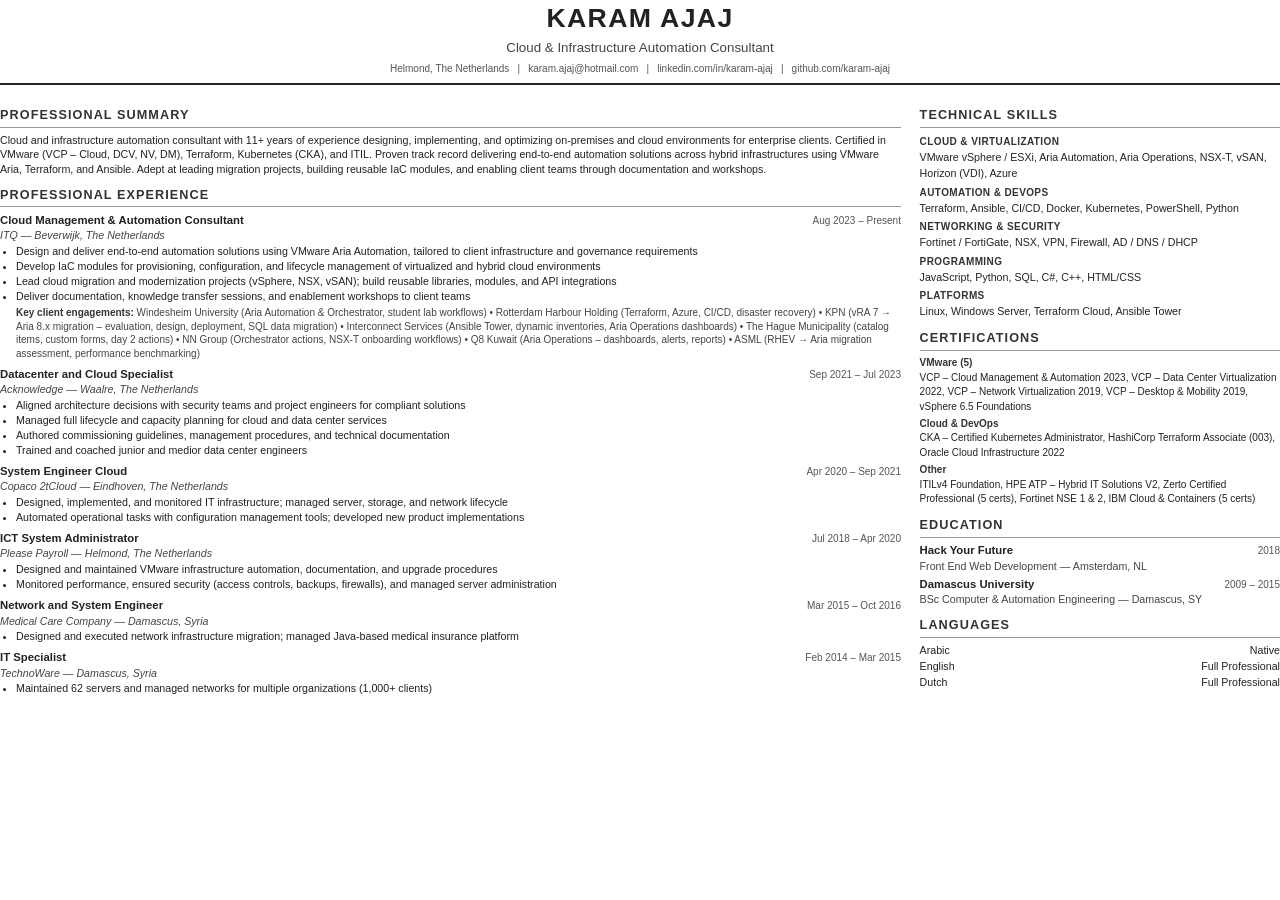
<file: cv.html>
<!DOCTYPE html>
<html lang="en">
<head>
<meta charset="UTF-8">
<title>Karam Ajaj — CV</title>
<style>
    @page {
        size: A4;
        margin: 14mm 16mm 14mm 16mm;
    }
    * { margin: 0; padding: 0; box-sizing: border-box; }
    body {
        font-family: 'Helvetica Neue', Helvetica, Arial, sans-serif;
        font-size: 8.5pt;
        line-height: 1.35;
        color: #222;
        background: #fff;
    }

    /* ---- HEADER ---- */
    .header {
        text-align: center;
        border-bottom: 2pt solid #222;
        padding-bottom: 6pt;
        margin-bottom: 8pt;
    }
    .header h1 {
        font-size: 20pt;
        font-weight: 700;
        letter-spacing: 1pt;
        text-transform: uppercase;
        margin-bottom: 2pt;
    }
    .header .subtitle {
        font-size: 10pt;
        color: #444;
        margin-bottom: 4pt;
    }
    .header .contact {
        font-size: 7.5pt;
        color: #555;
    }
    .header .contact span { margin: 0 4pt; }

    /* ---- SECTIONS ---- */
    h2 {
        font-size: 9.5pt;
        text-transform: uppercase;
        letter-spacing: 0.8pt;
        border-bottom: 0.5pt solid #999;
        padding-bottom: 2pt;
        margin: 8pt 0 4pt;
        color: #333;
    }

    /* ---- TWO-COLUMN LAYOUT ---- */
    .columns {
        display: flex;
        gap: 14pt;
    }
    .col-main {
        flex: 3;
    }
    .col-side {
        flex: 1.2;
    }

    /* ---- EXPERIENCE ---- */
    .job {
        margin-bottom: 5pt;
        page-break-inside: avoid;
    }
    .job-header {
        display: flex;
        justify-content: space-between;
        align-items: baseline;
    }
    .job-title {
        font-weight: 700;
        font-size: 8.5pt;
    }
    .job-date {
        font-size: 7.5pt;
        color: #555;
        white-space: nowrap;
    }
    .job-company {
        font-size: 8pt;
        color: #444;
        font-style: italic;
    }
    .job ul {
        padding-left: 12pt;
        margin-top: 1pt;
    }
    .job li {
        margin-bottom: 0.5pt;
        font-size: 8pt;
    }
    .clients {
        font-size: 7.5pt;
        color: #444;
        margin-top: 2pt;
        padding-left: 12pt;
    }
    .clients strong { font-weight: 600; color: #333; }

    /* ---- EDUCATION ---- */
    .edu {
        margin-bottom: 3pt;
    }
    .edu-header {
        display: flex;
        justify-content: space-between;
        align-items: baseline;
    }
    .edu-school {
        font-weight: 700;
        font-size: 8.5pt;
    }
    .edu-date {
        font-size: 7.5pt;
        color: #555;
    }
    .edu-degree {
        font-size: 8pt;
        color: #444;
    }

    /* ---- SKILLS ---- */
    .skills-list {
        font-size: 8pt;
        line-height: 1.5;
    }
    .skill-cat {
        margin-bottom: 2pt;
    }
    .skill-cat strong {
        font-size: 7.5pt;
        text-transform: uppercase;
        letter-spacing: 0.3pt;
        color: #333;
    }

    /* ---- CERTIFICATIONS ---- */
    .certs-list {
        font-size: 7.5pt;
        line-height: 1.45;
    }
    .cert-cat {
        margin-bottom: 2pt;
    }
    .cert-cat strong {
        font-weight: 600;
        color: #333;
    }

    /* ---- LANGUAGES ---- */
    .lang-list {
        font-size: 8pt;
    }
    .lang-item {
        display: flex;
        justify-content: space-between;
        margin-bottom: 1pt;
    }

    /* ---- SEPARATOR ---- */
    .side-section { margin-bottom: 6pt; }
</style>
</head>
<body>

<!-- HEADER -->
<div class="header">
    <h1>Karam Ajaj</h1>
    <div class="subtitle">Cloud &amp; Infrastructure Automation Consultant</div>
    <div class="contact">
        <span>Helmond, The Netherlands</span> |
        <span>karam.ajaj@hotmail.com</span> |
        <span>linkedin.com/in/karam-ajaj</span> |
        <span>github.com/karam-ajaj</span>
    </div>
</div>

<!-- TWO-COLUMN -->
<div class="columns">
<div class="col-main">

<!-- PROFESSIONAL SUMMARY -->
<h2>Professional Summary</h2>
<p style="font-size:8pt; margin-bottom:4pt;">
Cloud and infrastructure automation consultant with 11+ years of experience designing, implementing, and optimizing on-premises and cloud environments for enterprise clients. Certified in VMware (VCP – Cloud, DCV, NV, DM), Terraform, Kubernetes (CKA), and ITIL. Proven track record delivering end-to-end automation solutions across hybrid infrastructures using VMware Aria, Terraform, and Ansible. Adept at leading migration projects, building reusable IaC modules, and enabling client teams through documentation and workshops.
</p>

<!-- EXPERIENCE -->
<h2>Professional Experience</h2>

<div class="job">
    <div class="job-header">
        <span class="job-title">Cloud Management &amp; Automation Consultant</span>
        <span class="job-date">Aug 2023 – Present</span>
    </div>
    <div class="job-company">ITQ — Beverwijk, The Netherlands</div>
    <ul>
        <li>Design and deliver end-to-end automation solutions using VMware Aria Automation, tailored to client infrastructure and governance requirements</li>
        <li>Develop IaC modules for provisioning, configuration, and lifecycle management of virtualized and hybrid cloud environments</li>
        <li>Lead cloud migration and modernization projects (vSphere, NSX, vSAN); build reusable libraries, modules, and API integrations</li>
        <li>Deliver documentation, knowledge transfer sessions, and enablement workshops to client teams</li>
    </ul>
    <div class="clients">
        <strong>Key client engagements:</strong>
        Windesheim University (Aria Automation &amp; Orchestrator, student lab workflows) •
        Rotterdam Harbour Holding (Terraform, Azure, CI/CD, disaster recovery) •
        KPN (vRA 7 → Aria 8.x migration – evaluation, design, deployment, SQL data migration) •
        Interconnect Services (Ansible Tower, dynamic inventories, Aria Operations dashboards) •
        The Hague Municipality (catalog items, custom forms, day 2 actions) •
        NN Group (Orchestrator actions, NSX-T onboarding workflows) •
        Q8 Kuwait (Aria Operations – dashboards, alerts, reports) •
        ASML (RHEV → Aria migration assessment, performance benchmarking)
    </div>
</div>

<div class="job">
    <div class="job-header">
        <span class="job-title">Datacenter and Cloud Specialist</span>
        <span class="job-date">Sep 2021 – Jul 2023</span>
    </div>
    <div class="job-company">Acknowledge — Waalre, The Netherlands</div>
    <ul>
        <li>Aligned architecture decisions with security teams and project engineers for compliant solutions</li>
        <li>Managed full lifecycle and capacity planning for cloud and data center services</li>
        <li>Authored commissioning guidelines, management procedures, and technical documentation</li>
        <li>Trained and coached junior and medior data center engineers</li>
    </ul>
</div>

<div class="job">
    <div class="job-header">
        <span class="job-title">System Engineer Cloud</span>
        <span class="job-date">Apr 2020 – Sep 2021</span>
    </div>
    <div class="job-company">Copaco 2tCloud — Eindhoven, The Netherlands</div>
    <ul>
        <li>Designed, implemented, and monitored IT infrastructure; managed server, storage, and network lifecycle</li>
        <li>Automated operational tasks with configuration management tools; developed new product implementations</li>
    </ul>
</div>

<div class="job">
    <div class="job-header">
        <span class="job-title">ICT System Administrator</span>
        <span class="job-date">Jul 2018 – Apr 2020</span>
    </div>
    <div class="job-company">Please Payroll — Helmond, The Netherlands</div>
    <ul>
        <li>Designed and maintained VMware infrastructure automation, documentation, and upgrade procedures</li>
        <li>Monitored performance, ensured security (access controls, backups, firewalls), and managed server administration</li>
    </ul>
</div>

<div class="job">
    <div class="job-header">
        <span class="job-title">Network and System Engineer</span>
        <span class="job-date">Mar 2015 – Oct 2016</span>
    </div>
    <div class="job-company">Medical Care Company — Damascus, Syria</div>
    <ul>
        <li>Designed and executed network infrastructure migration; managed Java-based medical insurance platform</li>
    </ul>
</div>

<div class="job">
    <div class="job-header">
        <span class="job-title">IT Specialist</span>
        <span class="job-date">Feb 2014 – Mar 2015</span>
    </div>
    <div class="job-company">TechnoWare — Damascus, Syria</div>
    <ul>
        <li>Maintained 62 servers and managed networks for multiple organizations (1,000+ clients)</li>
    </ul>
</div>

</div><!-- col-main -->

<div class="col-side">

<!-- SKILLS -->
<div class="side-section">
<h2>Technical Skills</h2>
<div class="skills-list">
    <div class="skill-cat">
        <strong>Cloud &amp; Virtualization</strong><br>
        VMware vSphere / ESXi, Aria Automation, Aria Operations, NSX-T, vSAN, Horizon (VDI), Azure
    </div>
    <div class="skill-cat">
        <strong>Automation &amp; DevOps</strong><br>
        Terraform, Ansible, CI/CD, Docker, Kubernetes, PowerShell, Python
    </div>
    <div class="skill-cat">
        <strong>Networking &amp; Security</strong><br>
        Fortinet / FortiGate, NSX, VPN, Firewall, AD / DNS / DHCP
    </div>
    <div class="skill-cat">
        <strong>Programming</strong><br>
        JavaScript, Python, SQL, C#, C++, HTML/CSS
    </div>
    <div class="skill-cat">
        <strong>Platforms</strong><br>
        Linux, Windows Server, Terraform Cloud, Ansible Tower
    </div>
</div>
</div>

<!-- CERTIFICATIONS -->
<div class="side-section">
<h2>Certifications</h2>
<div class="certs-list">
    <div class="cert-cat">
        <strong>VMware (5)</strong><br>
        VCP – Cloud Management &amp; Automation 2023,
        VCP – Data Center Virtualization 2022,
        VCP – Network Virtualization 2019,
        VCP – Desktop &amp; Mobility 2019,
        vSphere 6.5 Foundations
    </div>
    <div class="cert-cat">
        <strong>Cloud &amp; DevOps</strong><br>
        CKA – Certified Kubernetes Administrator,
        HashiCorp Terraform Associate (003),
        Oracle Cloud Infrastructure 2022
    </div>
    <div class="cert-cat">
        <strong>Other</strong><br>
        ITILv4 Foundation,
        HPE ATP – Hybrid IT Solutions V2,
        Zerto Certified Professional (5 certs),
        Fortinet NSE 1 &amp; 2,
        IBM Cloud &amp; Containers (5 certs)
    </div>
</div>
</div>

<!-- EDUCATION -->
<div class="side-section">
<h2>Education</h2>
<div class="edu">
    <div class="edu-header">
        <span class="edu-school">Hack Your Future</span>
        <span class="edu-date">2018</span>
    </div>
    <div class="edu-degree">Front End Web Development — Amsterdam, NL</div>
</div>
<div class="edu">
    <div class="edu-header">
        <span class="edu-school">Damascus University</span>
        <span class="edu-date">2009 – 2015</span>
    </div>
    <div class="edu-degree">BSc Computer &amp; Automation Engineering — Damascus, SY</div>
</div>
</div>

<!-- LANGUAGES -->
<div class="side-section">
<h2>Languages</h2>
<div class="lang-list">
    <div class="lang-item"><span>Arabic</span><span>Native</span></div>
    <div class="lang-item"><span>English</span><span>Full Professional</span></div>
    <div class="lang-item"><span>Dutch</span><span>Full Professional</span></div>
</div>
</div>

</div><!-- col-side -->
</div><!-- columns -->

</body>
</html>
</file>
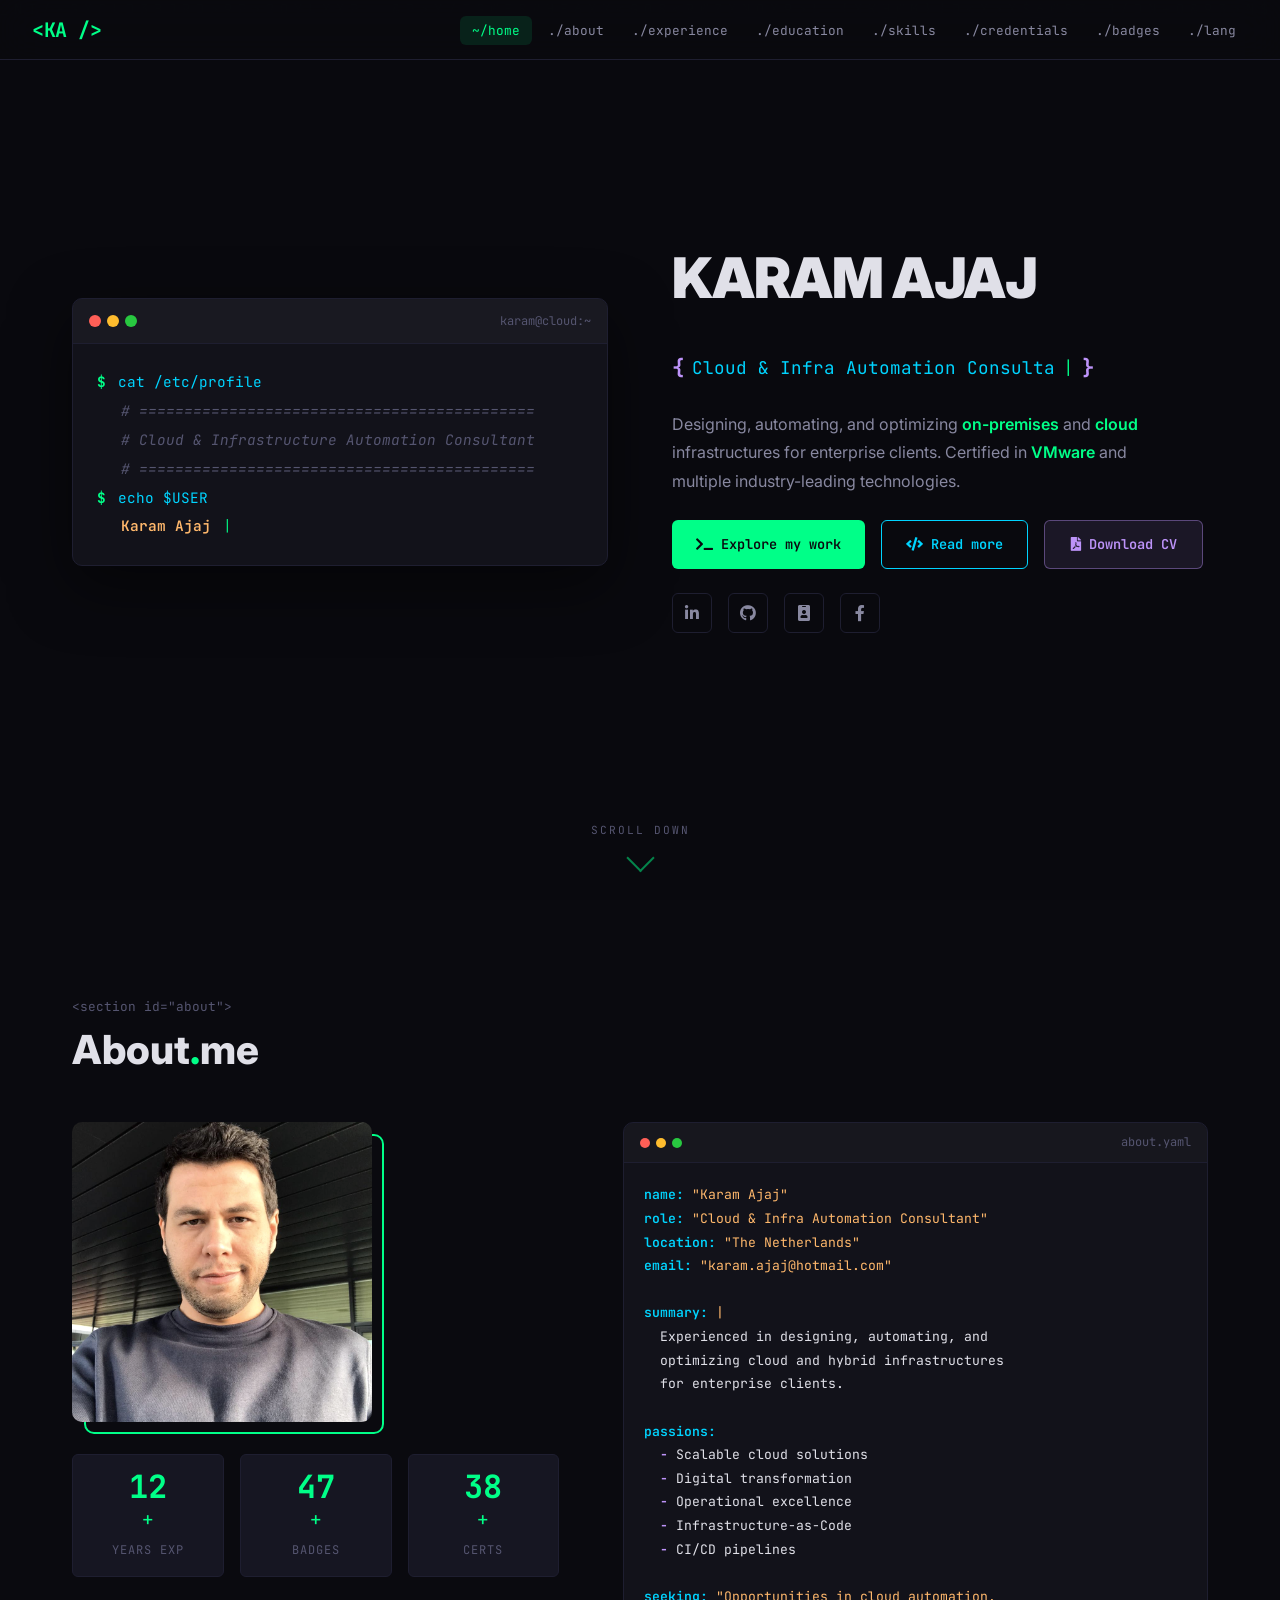
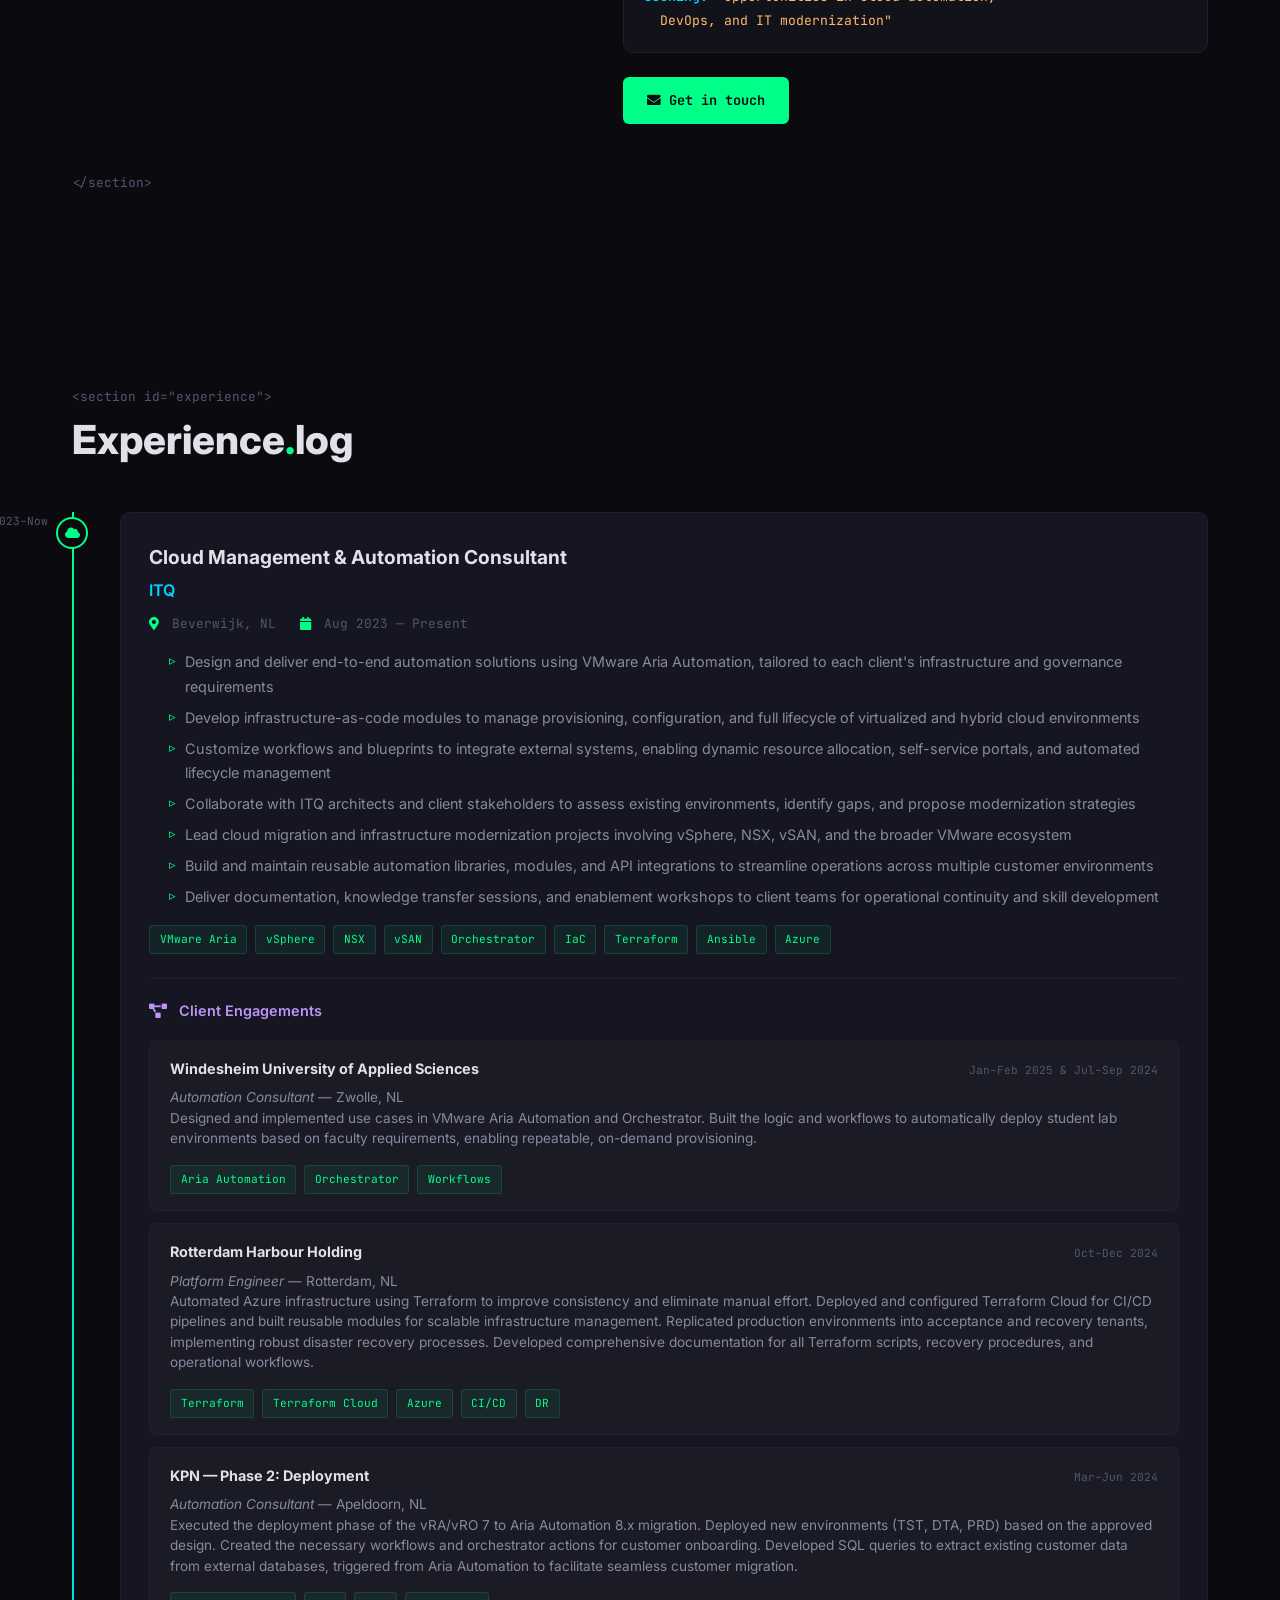
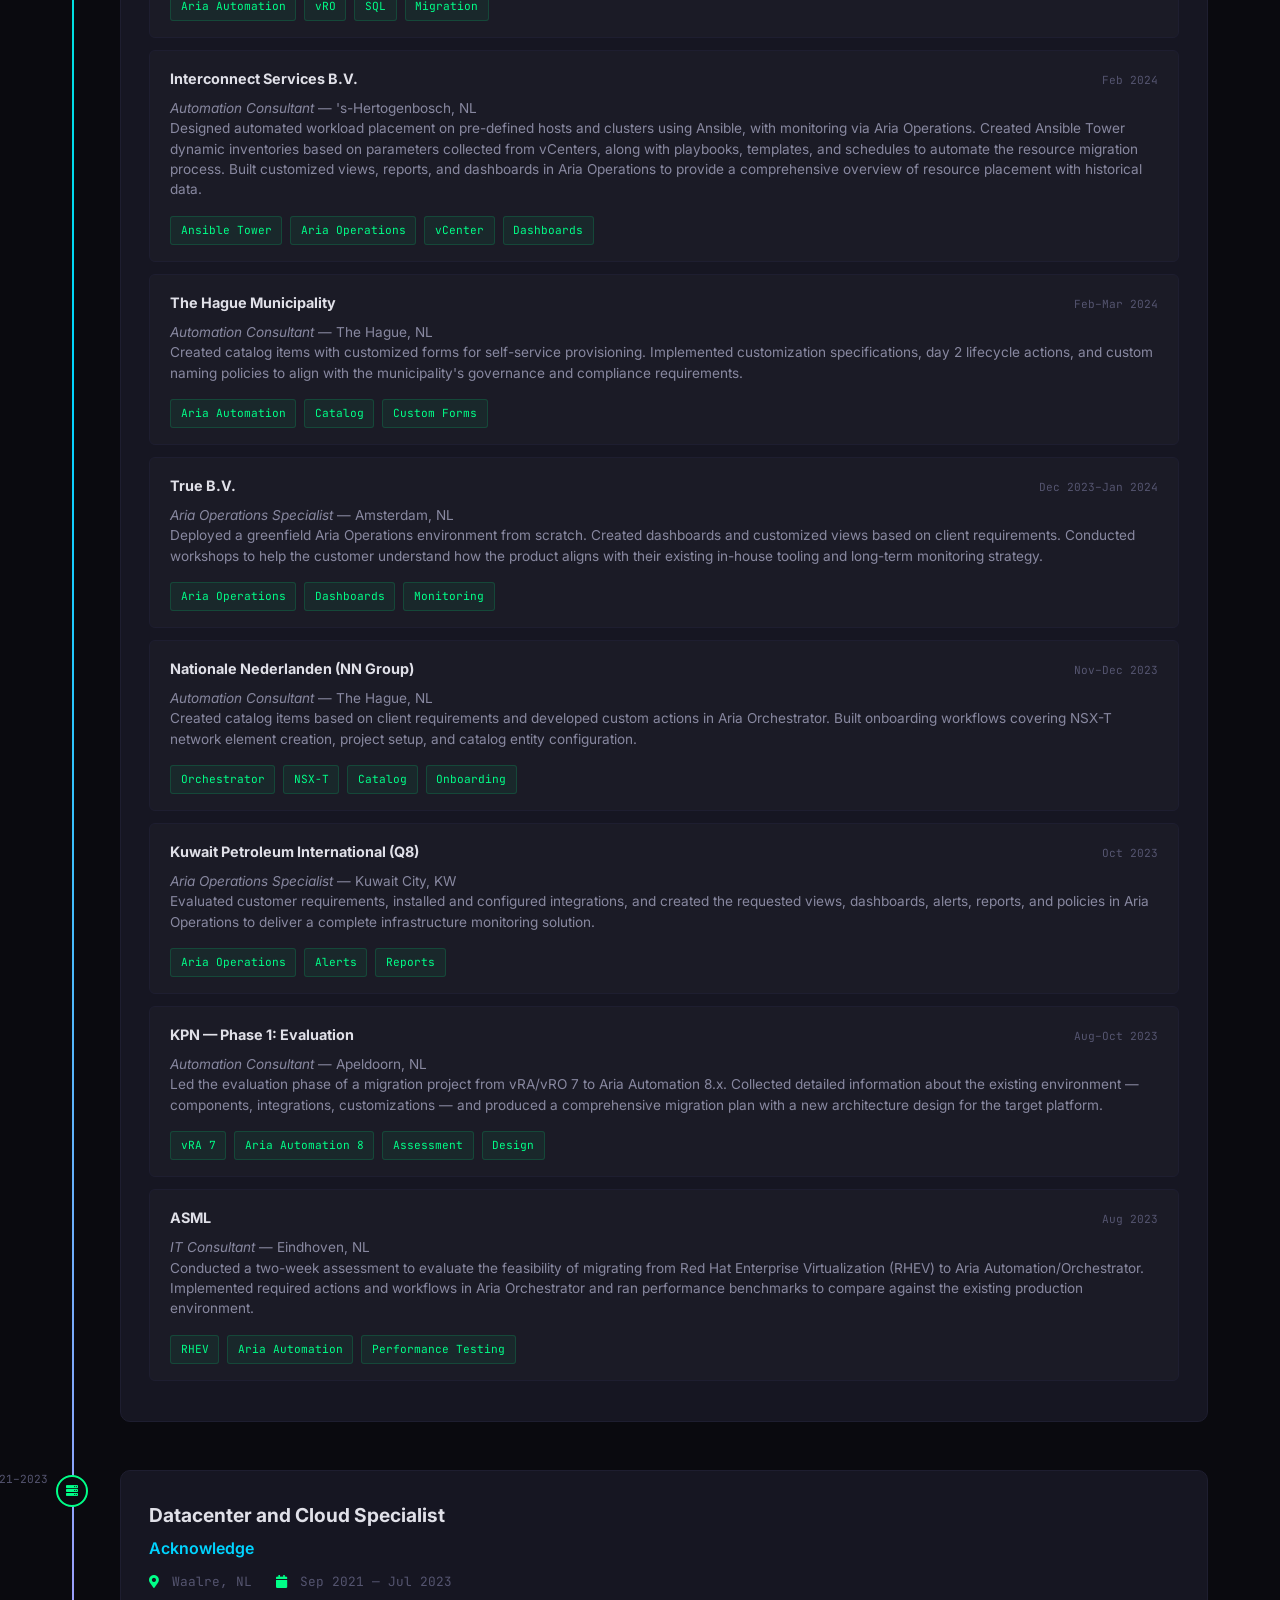
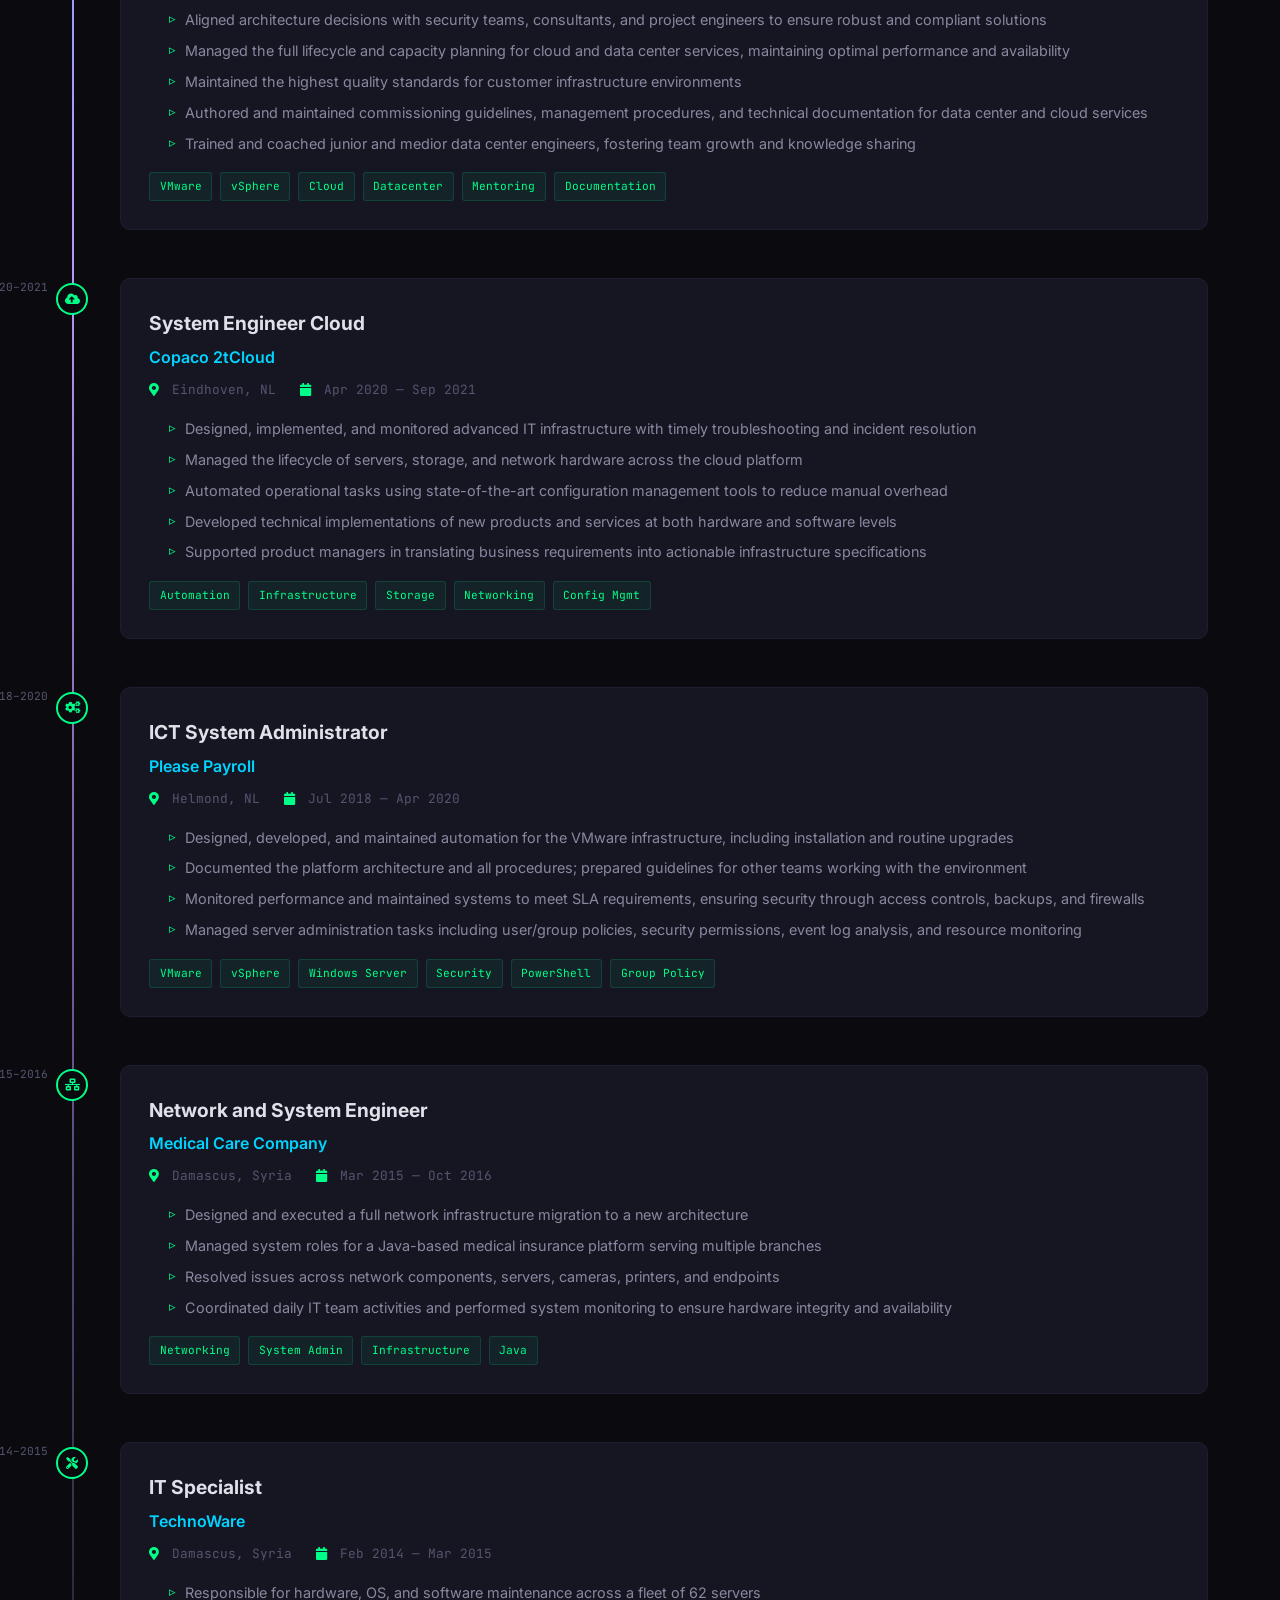
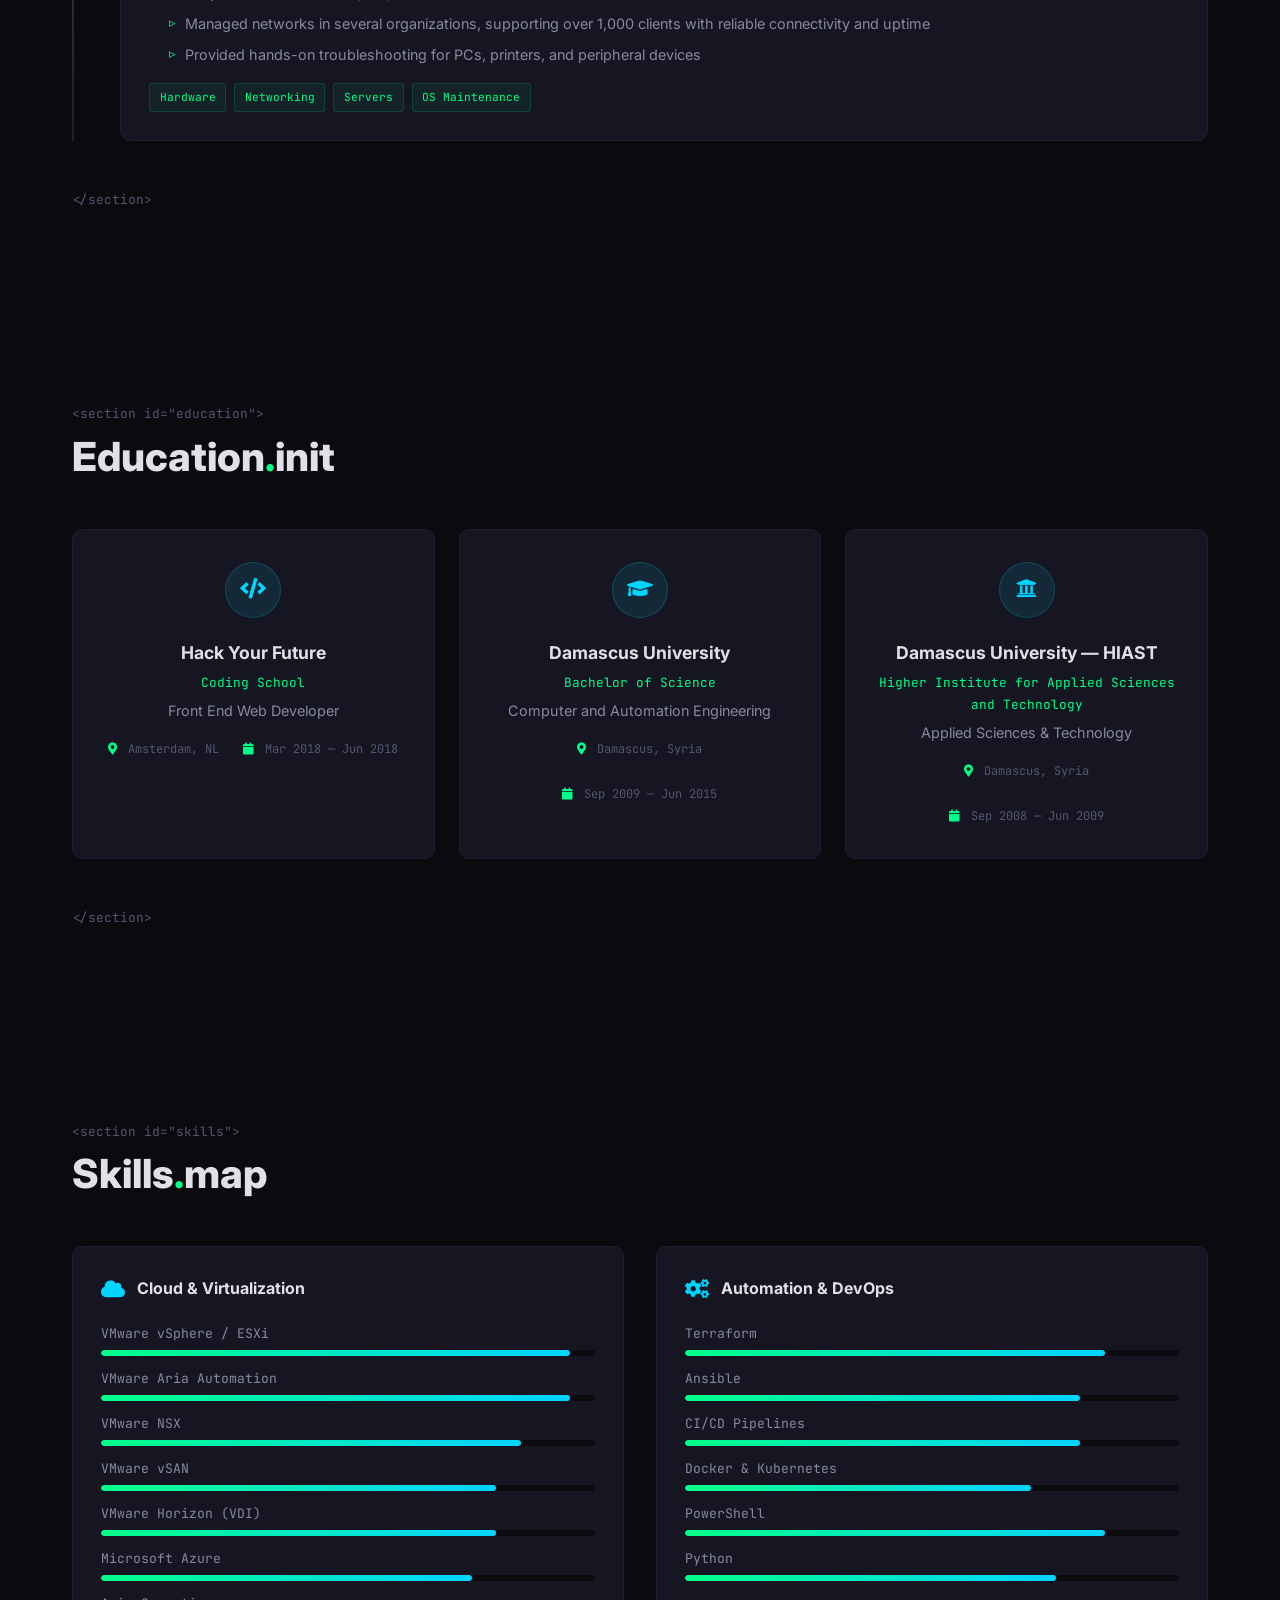
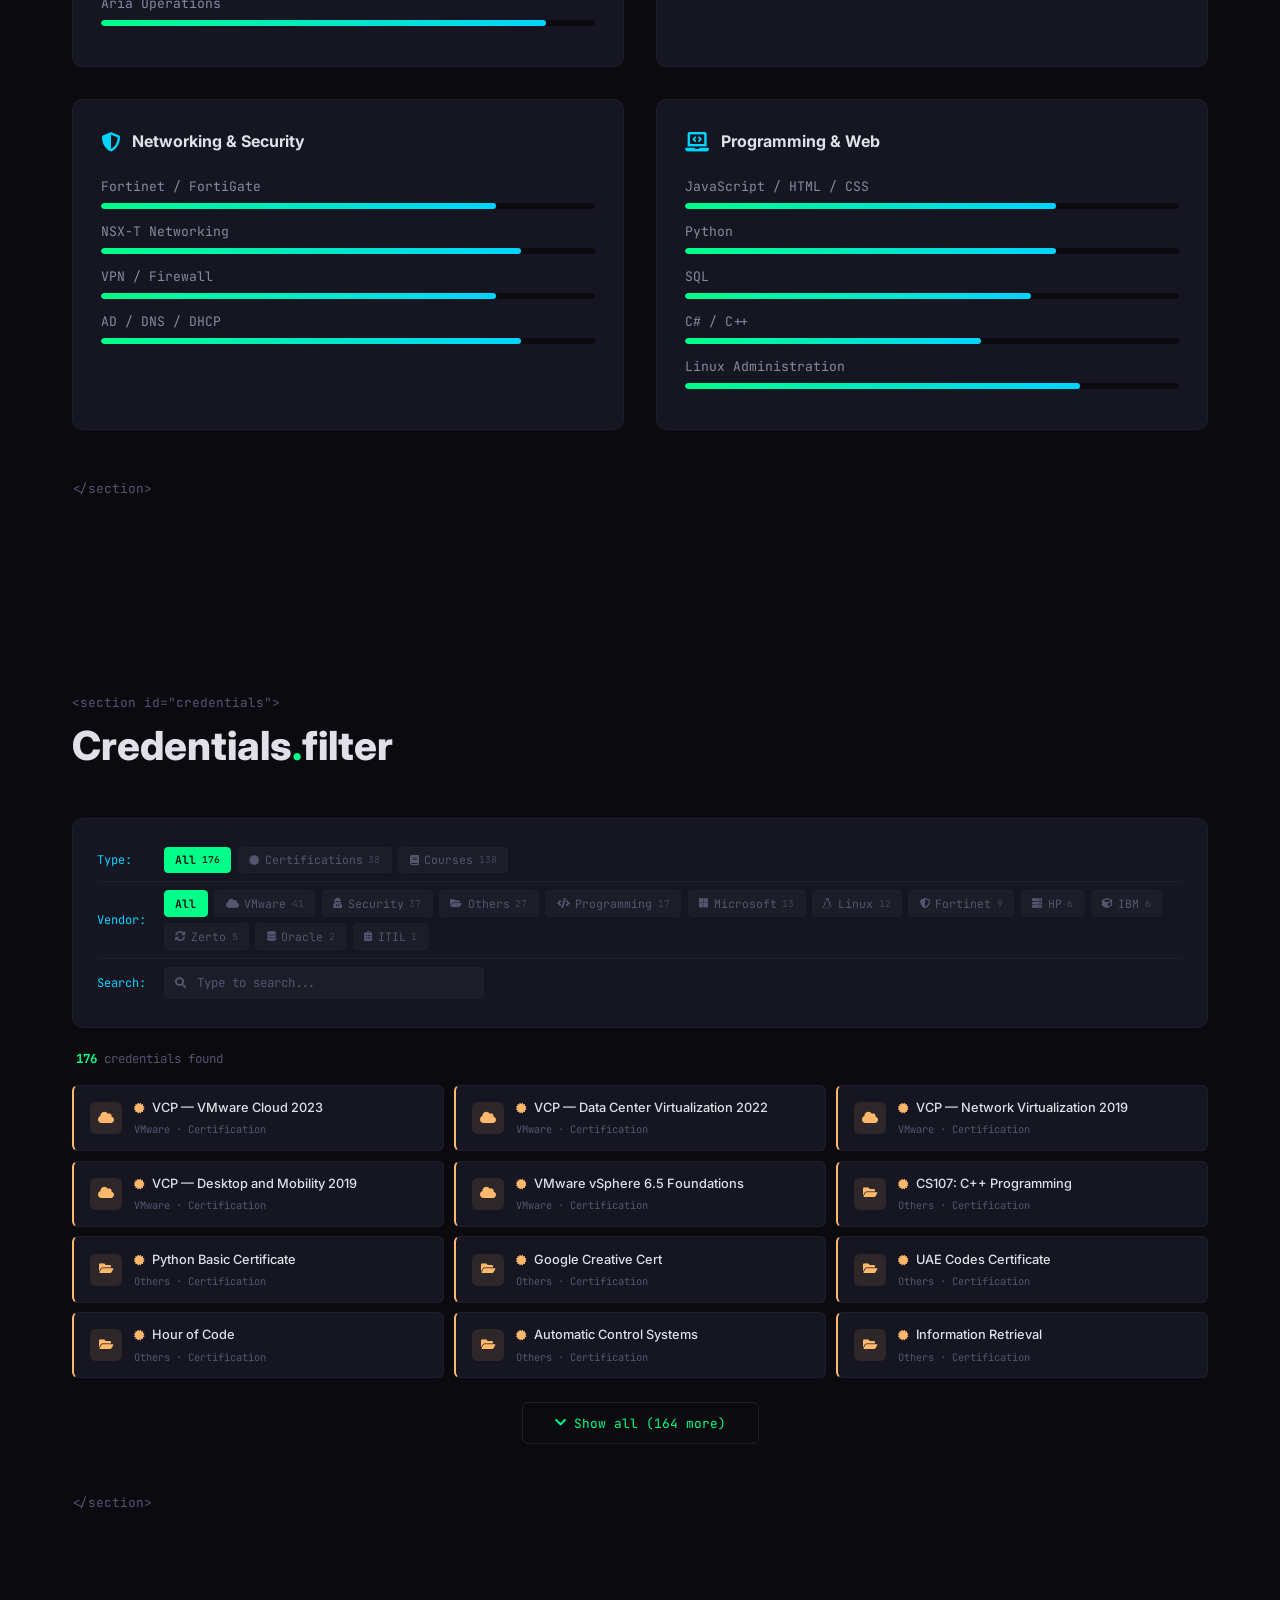
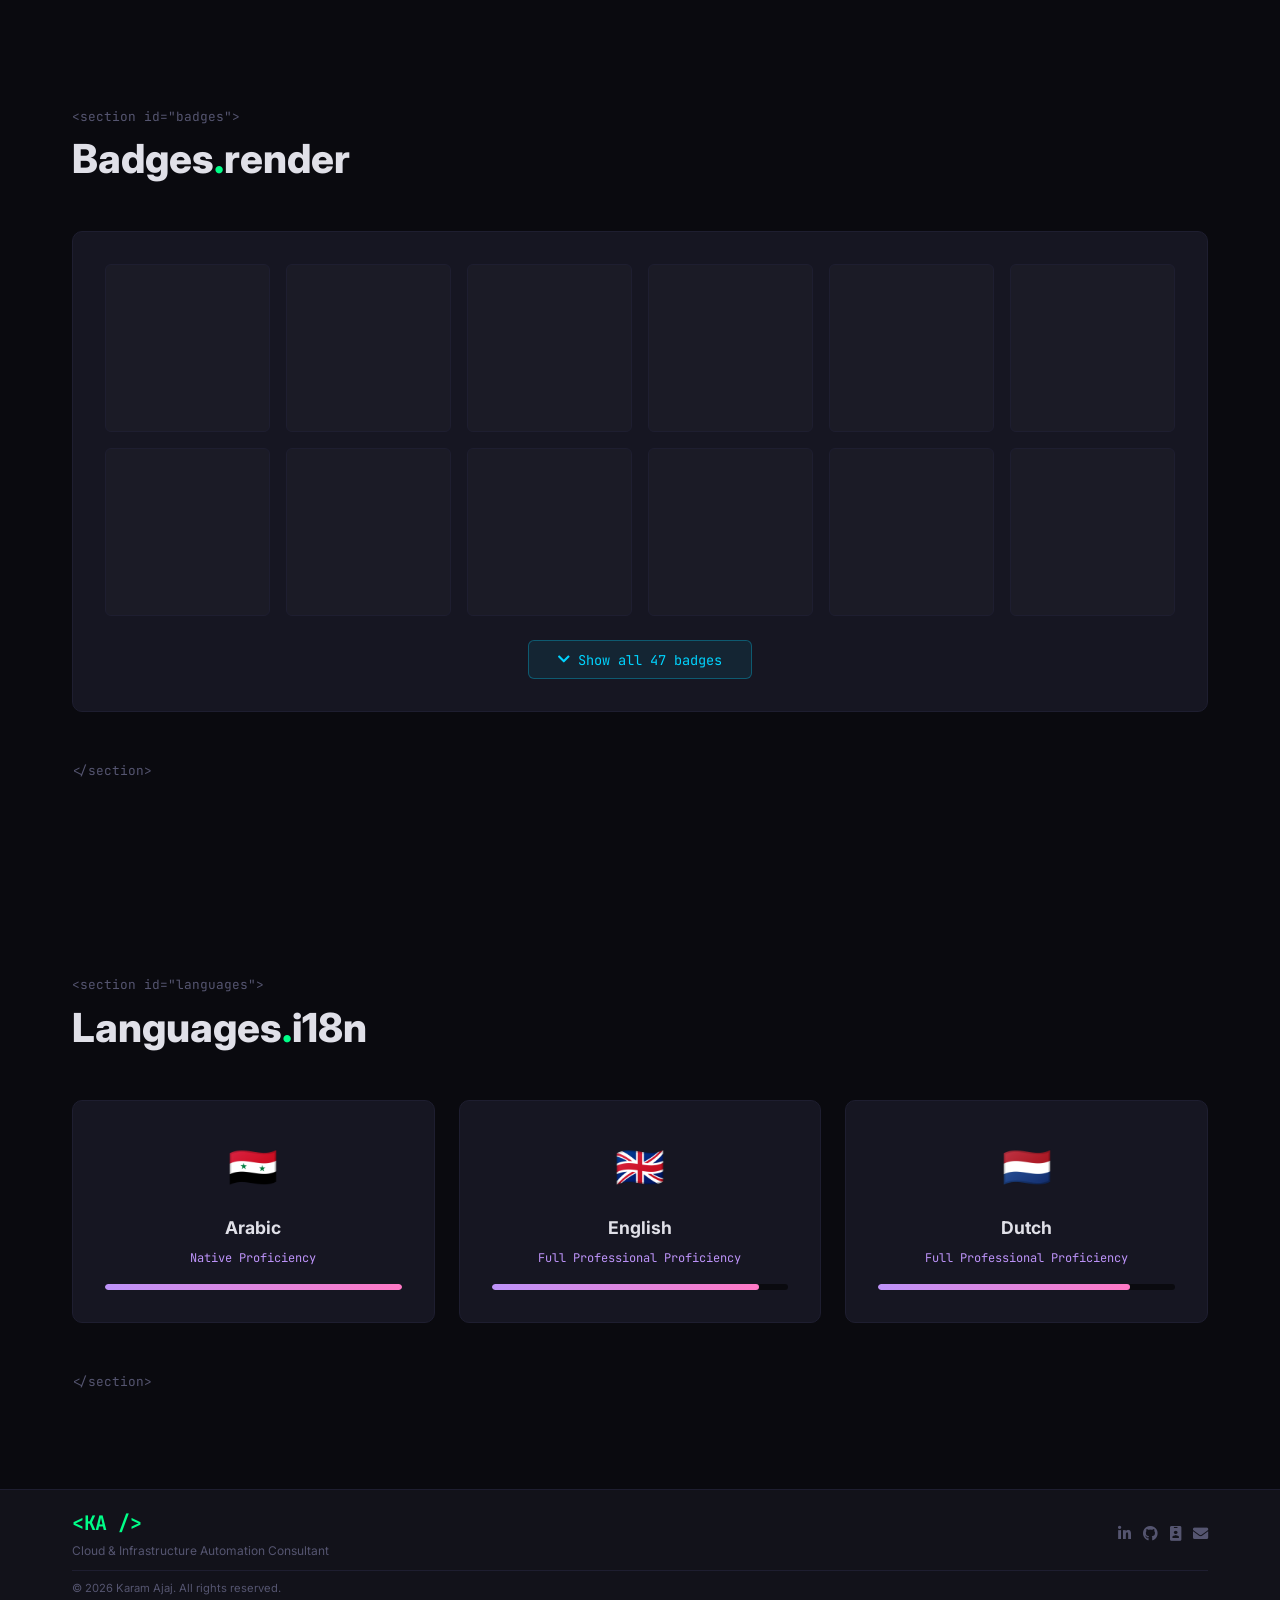
<file: test1.html>
<!DOCTYPE html>
<html lang="en">
<head>
    <meta charset="utf-8">
    <meta name="viewport" content="width=device-width, initial-scale=1, shrink-to-fit=no">
    <meta name="description" content="Karam Ajaj — Cloud &amp; Infrastructure Automation Consultant. On-premises &amp; Cloud. VMware, Terraform, Ansible, CI/CD.">
    <meta name="keywords" content="Karam Ajaj, Cloud Engineer, Infrastructure Automation, VMware, On-premises, Cloud, Terraform, Ansible, DevOps, IaC, CI/CD, vSphere, NSX, Aria Automation, Orchestrator, System Engineer, Netherlands">
    <meta name="author" content="Karam Ajaj">

    <meta property="og:title" content="Karam Ajaj — Cloud &amp; Infrastructure Automation Consultant" />
    <meta property="og:type" content="website" />
    <meta property="og:url" content="https://portfolio.vnerd.nl/" />
    <meta property="og:image" content="https://portfolio.vnerd.nl/img/og-image.png" />
    <meta property="og:image:width" content="1200" />
    <meta property="og:image:height" content="630" />
    <meta property="og:image:alt" content="Karam Ajaj — Cloud & Infrastructure Automation Consultant" />
    <meta property="og:description" content="Cloud &amp; Infrastructure Automation Consultant specializing in VMware, Terraform, Ansible, and CI/CD. On-premises &amp; cloud infrastructure automation." />
    <meta name="twitter:card" content="summary_large_image">
    <meta name="twitter:title" content="Karam Ajaj — Cloud &amp; Infrastructure Automation Consultant">
    <meta name="twitter:description" content="Cloud &amp; Infrastructure Automation Consultant specializing in VMware, Terraform, Ansible, and CI/CD. On-premises &amp; cloud infrastructure automation.">
    <meta name="twitter:image" content="https://portfolio.vnerd.nl/img/og-image.png">

    <link rel="icon" type="image/svg+xml" href="data:image/svg+xml,%3Csvg xmlns='http://www.w3.org/2000/svg' viewBox='0 0 64 64'%3E%3Crect width='64' height='64' rx='12' fill='%230a0a0f'/%3E%3Cpath d='M14 20l12 12-12 12' stroke='%2300ff88' stroke-width='5' stroke-linecap='round' stroke-linejoin='round' fill='none'/%3E%3Cline x1='30' y1='44' x2='50' y2='44' stroke='%2300ff88' stroke-width='5' stroke-linecap='round'/%3E%3C/svg%3E">
    <title>Karam Ajaj — Cloud &amp; Infra Automation</title>

    <link rel="preconnect" href="https://fonts.googleapis.com">
    <link rel="preconnect" href="https://fonts.gstatic.com" crossorigin>
    <link href="https://fonts.googleapis.com/css2?family=JetBrains+Mono:wght@300;400;500;600;700&family=Inter:wght@300;400;500;600;700;800;900&display=swap" rel="stylesheet">
    <link href="https://cdnjs.cloudflare.com/ajax/libs/font-awesome/5.10.2/css/all.min.css" rel="stylesheet" crossorigin="anonymous">
    <link href="css/test1.css" rel="stylesheet">
</head>

<body>
    <canvas id="matrix-bg"></canvas>

    <!-- Mobile pagination dots (visible only on mobile) -->
    <nav class="mobile-page-dots" id="mobilePageDots"></nav>
    <div class="mobile-page-counter" id="mobilePageCounter">
        <span class="mp-current">1</span> / <span class="mp-total">9</span>
    </div>

    <!-- Navigation -->
    <nav id="navbar">
        <div class="nav-brand">
            <span class="nav-logo">&lt;KA /&gt;</span>
        </div>
        <button class="nav-toggle" id="navToggle" aria-label="Toggle navigation">
            <span></span><span></span><span></span>
        </button>
        <ul class="nav-links" id="navLinks">
            <li><a href="#hero" class="nav-link active" data-section="hero">~/home</a></li>
            <li><a href="#about" class="nav-link" data-section="about">./about</a></li>
            <li><a href="#experience" class="nav-link" data-section="experience">./experience</a></li>
            <li><a href="#education" class="nav-link" data-section="education">./education</a></li>
            <li><a href="#skills" class="nav-link" data-section="skills">./skills</a></li>
            <li><a href="#credentials" class="nav-link" data-section="credentials">./credentials</a></li>
            <li><a href="#badges" class="nav-link" data-section="badges">./badges</a></li>
            <li><a href="#languages" class="nav-link" data-section="languages">./lang</a></li>
        </ul>
    </nav>

    <!-- Page sections wrapper (becomes scroll-snap container on mobile) -->
    <main class="page-snap-container" id="pageSnapContainer">

    <!-- HERO -->
    <section id="hero" class="section hero-section">
        <div class="hero-content">
            <div class="terminal-window">
                <div class="terminal-header">
                    <div class="terminal-dots">
                        <span class="dot red"></span>
                        <span class="dot yellow"></span>
                        <span class="dot green"></span>
                    </div>
                    <span class="terminal-title">karam@cloud:~</span>
                </div>
                <div class="terminal-body">
                    <div class="terminal-line">
                        <span class="prompt">$</span>
                        <span class="command">cat /etc/profile</span>
                    </div>
                    <div class="terminal-line output">
                        <span class="code-comment"># ============================================</span>
                    </div>
                    <div class="terminal-line output">
                        <span class="code-comment"># Cloud &amp; Infrastructure Automation Consultant</span>
                    </div>
                    <div class="terminal-line output">
                        <span class="code-comment"># ============================================</span>
                    </div>
                    <div class="terminal-line">
                        <span class="prompt">$</span>
                        <span class="command">echo $USER</span>
                    </div>
                    <div class="terminal-line output">
                        <span id="typed-name" class="typed-text"></span><span class="cursor blink">|</span>
                    </div>
                </div>
            </div>
            <div class="hero-info">
                <h1 class="glitch-text" data-text="KARAM AJAJ">KARAM AJAJ</h1>
                <div class="hero-tagline">
                    <span class="tag-bracket">{</span>
                    <span class="tag-role" id="typed-role"></span><span class="cursor-role blink">|</span>
                    <span class="tag-bracket">}</span>
                </div>
                <p class="hero-description">
                    Designing, automating, and optimizing <span class="highlight">on-premises</span> and <span class="highlight">cloud</span> infrastructures for enterprise clients.
                    Certified in <span class="highlight">VMware</span> and multiple industry-leading technologies.
                </p>
                <div class="hero-cta">
                    <a href="#experience" class="btn btn-primary"><i class="fas fa-terminal"></i> Explore my work</a>
                    <a href="#about" class="btn btn-outline"><i class="fas fa-code"></i> Read more</a>
                    <a href="Karam_Ajaj_CV.pdf" download class="btn btn-download"><i class="fas fa-file-pdf"></i> Download CV</a>
                </div>
                <div class="social-links">
                    <a href="https://www.linkedin.com/in/karam-ajaj" target="_blank" rel="noopener" aria-label="LinkedIn" class="social-icon"><i class="fab fa-linkedin-in"></i></a>
                    <a href="https://github.com/karam-ajaj" target="_blank" rel="noopener" aria-label="GitHub" class="social-icon"><i class="fab fa-github"></i></a>
                    <a href="https://www.credly.com/users/karam-ajaj/badges?sort=-state_updated_at&page=1" target="_blank" rel="noopener" aria-label="Credly" class="social-icon"><i class="fas fa-id-badge"></i></a>
                    <a href="https://www.facebook.com/karam.ajaj" target="_blank" rel="noopener" aria-label="Facebook" class="social-icon"><i class="fab fa-facebook-f"></i></a>
                </div>
            </div>
        </div>
        <div class="scroll-indicator">
            <span>scroll down</span>
            <div class="scroll-arrow"></div>
        </div>
    </section>

    <!-- ABOUT -->
    <section id="about" class="section">
        <div class="container">
            <div class="section-header">
                <span class="section-tag">&lt;section id="about"&gt;</span>
                <h2 class="section-title">About<span class="accent">.</span>me</h2>
            </div>
            <div class="about-grid">
                <div class="about-image reveal-left">
                    <div class="image-frame">
                        <img src="img/profile.jpg" alt="Karam Ajaj" class="profile-img">
                        <div class="image-border"></div>
                    </div>
                    <div class="about-stats">
                        <div class="stat-item">
                            <span class="stat-number" id="statYears" data-count="11">0</span><span class="stat-suffix">+</span>
                            <span class="stat-label">Years Exp</span>
                        </div>
                        <div class="stat-item">
                            <span class="stat-number" id="statBadges" data-count="47">0</span><span class="stat-suffix">+</span>
                            <span class="stat-label">Badges</span>
                        </div>
                        <div class="stat-item">
                            <span class="stat-number" id="statCerts" data-count="30">0</span><span class="stat-suffix">+</span>
                            <span class="stat-label">Certs</span>
                        </div>
                    </div>
                </div>
                <div class="about-content reveal-right">
                    <div class="code-block">
                        <div class="code-header">
                            <span class="code-dot red-sm"></span>
                            <span class="code-dot yellow-sm"></span>
                            <span class="code-dot green-sm"></span>
                            <span class="code-filename">about.yaml</span>
                        </div>
                        <pre class="code-body"><code><span class="yaml-key">name:</span> <span class="yaml-string">"Karam Ajaj"</span>
<span class="yaml-key">role:</span> <span class="yaml-string">"Cloud &amp; Infra Automation Consultant"</span>
<span class="yaml-key">location:</span> <span class="yaml-string">"The Netherlands"</span>
<span class="yaml-key">email:</span> <span class="yaml-string">"karam.ajaj@hotmail.com"</span>

<span class="yaml-key">summary:</span> <span class="yaml-string">|</span>
  <span class="yaml-value">Experienced in designing, automating, and</span>
  <span class="yaml-value">optimizing cloud and hybrid infrastructures</span>
  <span class="yaml-value">for enterprise clients.</span>

<span class="yaml-key">passions:</span>
  <span class="yaml-dash">-</span> <span class="yaml-value">Scalable cloud solutions</span>
  <span class="yaml-dash">-</span> <span class="yaml-value">Digital transformation</span>
  <span class="yaml-dash">-</span> <span class="yaml-value">Operational excellence</span>
  <span class="yaml-dash">-</span> <span class="yaml-value">Infrastructure-as-Code</span>
  <span class="yaml-dash">-</span> <span class="yaml-value">CI/CD pipelines</span>

<span class="yaml-key">seeking:</span> <span class="yaml-string">"Opportunities in cloud automation,</span>
  <span class="yaml-string">DevOps, and IT modernization"</span></code></pre>
                    </div>
                    <a href="mailto:karam.ajaj@hotmail.com" class="btn btn-primary" style="margin-top:1.5rem;"><i class="fas fa-envelope"></i> Get in touch</a>
                </div>
            </div>
            <span class="section-tag section-tag-close">&lt;/section&gt;</span>
        </div>
    </section>

    <!-- EXPERIENCE -->
    <section id="experience" class="section">
        <div class="container">
            <div class="section-header">
                <span class="section-tag">&lt;section id="experience"&gt;</span>
                <h2 class="section-title">Experience<span class="accent">.</span>log</h2>
            </div>
            <div class="timeline">
                <div class="timeline-item reveal-up" data-year="2023–Now">
                    <div class="timeline-marker"><i class="fas fa-cloud"></i></div>
                    <div class="timeline-content">
                        <div class="timeline-header-box">
                            <h3>Cloud Management &amp; Automation Consultant</h3>
                            <a href="https://itq.eu/" target="_blank" rel="noopener" class="company-link">ITQ</a>
                            <div class="timeline-meta">
                                <span><i class="fas fa-map-marker-alt"></i> Beverwijk, NL</span>
                                <span><i class="fas fa-calendar"></i> Aug 2023 — Present</span>
                            </div>
                        </div>
                        <ul class="timeline-details">
                            <li>Design and deliver end-to-end automation solutions using VMware Aria Automation, tailored to each client's infrastructure and governance requirements</li>
                            <li>Develop infrastructure-as-code modules to manage provisioning, configuration, and full lifecycle of virtualized and hybrid cloud environments</li>
                            <li>Customize workflows and blueprints to integrate external systems, enabling dynamic resource allocation, self-service portals, and automated lifecycle management</li>
                            <li>Collaborate with ITQ architects and client stakeholders to assess existing environments, identify gaps, and propose modernization strategies</li>
                            <li>Lead cloud migration and infrastructure modernization projects involving vSphere, NSX, vSAN, and the broader VMware ecosystem</li>
                            <li>Build and maintain reusable automation libraries, modules, and API integrations to streamline operations across multiple customer environments</li>
                            <li>Deliver documentation, knowledge transfer sessions, and enablement workshops to client teams for operational continuity and skill development</li>
                        </ul>
                        <div class="tech-tags">
                            <span class="tech-tag">VMware Aria</span><span class="tech-tag">vSphere</span><span class="tech-tag">NSX</span><span class="tech-tag">vSAN</span><span class="tech-tag">Orchestrator</span><span class="tech-tag">IaC</span><span class="tech-tag">Terraform</span><span class="tech-tag">Ansible</span><span class="tech-tag">Azure</span>
                        </div>
                        <div class="client-projects">
                            <h4 class="client-header"><i class="fas fa-project-diagram"></i> Client Engagements</h4>
                            <div class="client-card">
                                <div class="client-info"><strong>Windesheim University of Applied Sciences</strong><span class="client-date">Jan–Feb 2025 &amp; Jul–Sep 2024</span></div>
                                <p><em>Automation Consultant</em> — Zwolle, NL</p>
                                <p>Designed and implemented use cases in VMware Aria Automation and Orchestrator. Built the logic and workflows to automatically deploy student lab environments based on faculty requirements, enabling repeatable, on-demand provisioning.</p>
                                <div class="tech-tags"><span class="tech-tag">Aria Automation</span><span class="tech-tag">Orchestrator</span><span class="tech-tag">Workflows</span></div>
                            </div>
                            <div class="client-card">
                                <div class="client-info"><strong>Rotterdam Harbour Holding</strong><span class="client-date">Oct–Dec 2024</span></div>
                                <p><em>Platform Engineer</em> — Rotterdam, NL</p>
                                <p>Automated Azure infrastructure using Terraform to improve consistency and eliminate manual effort. Deployed and configured Terraform Cloud for CI/CD pipelines and built reusable modules for scalable infrastructure management. Replicated production environments into acceptance and recovery tenants, implementing robust disaster recovery processes. Developed comprehensive documentation for all Terraform scripts, recovery procedures, and operational workflows.</p>
                                <div class="tech-tags"><span class="tech-tag">Terraform</span><span class="tech-tag">Terraform Cloud</span><span class="tech-tag">Azure</span><span class="tech-tag">CI/CD</span><span class="tech-tag">DR</span></div>
                            </div>
                            <div class="client-card">
                                <div class="client-info"><strong>KPN — Phase 2: Deployment</strong><span class="client-date">Mar–Jun 2024</span></div>
                                <p><em>Automation Consultant</em> — Apeldoorn, NL</p>
                                <p>Executed the deployment phase of the vRA/vRO 7 to Aria Automation 8.x migration. Deployed new environments (TST, DTA, PRD) based on the approved design. Created the necessary workflows and orchestrator actions for customer onboarding. Developed SQL queries to extract existing customer data from external databases, triggered from Aria Automation to facilitate seamless customer migration.</p>
                                <div class="tech-tags"><span class="tech-tag">Aria Automation</span><span class="tech-tag">vRO</span><span class="tech-tag">SQL</span><span class="tech-tag">Migration</span></div>
                            </div>
                            <div class="client-card">
                                <div class="client-info"><strong>Interconnect Services B.V.</strong><span class="client-date">Feb 2024</span></div>
                                <p><em>Automation Consultant</em> — 's-Hertogenbosch, NL</p>
                                <p>Designed automated workload placement on pre-defined hosts and clusters using Ansible, with monitoring via Aria Operations. Created Ansible Tower dynamic inventories based on parameters collected from vCenters, along with playbooks, templates, and schedules to automate the resource migration process. Built customized views, reports, and dashboards in Aria Operations to provide a comprehensive overview of resource placement with historical data.</p>
                                <div class="tech-tags"><span class="tech-tag">Ansible Tower</span><span class="tech-tag">Aria Operations</span><span class="tech-tag">vCenter</span><span class="tech-tag">Dashboards</span></div>
                            </div>
                            <div class="client-card">
                                <div class="client-info"><strong>The Hague Municipality</strong><span class="client-date">Feb–Mar 2024</span></div>
                                <p><em>Automation Consultant</em> — The Hague, NL</p>
                                <p>Created catalog items with customized forms for self-service provisioning. Implemented customization specifications, day 2 lifecycle actions, and custom naming policies to align with the municipality's governance and compliance requirements.</p>
                                <div class="tech-tags"><span class="tech-tag">Aria Automation</span><span class="tech-tag">Catalog</span><span class="tech-tag">Custom Forms</span></div>
                            </div>
                            <div class="client-card">
                                <div class="client-info"><strong>True B.V.</strong><span class="client-date">Dec 2023–Jan 2024</span></div>
                                <p><em>Aria Operations Specialist</em> — Amsterdam, NL</p>
                                <p>Deployed a greenfield Aria Operations environment from scratch. Created dashboards and customized views based on client requirements. Conducted workshops to help the customer understand how the product aligns with their existing in-house tooling and long-term monitoring strategy.</p>
                                <div class="tech-tags"><span class="tech-tag">Aria Operations</span><span class="tech-tag">Dashboards</span><span class="tech-tag">Monitoring</span></div>
                            </div>
                            <div class="client-card">
                                <div class="client-info"><strong>Nationale Nederlanden (NN Group)</strong><span class="client-date">Nov–Dec 2023</span></div>
                                <p><em>Automation Consultant</em> — The Hague, NL</p>
                                <p>Created catalog items based on client requirements and developed custom actions in Aria Orchestrator. Built onboarding workflows covering NSX-T network element creation, project setup, and catalog entity configuration.</p>
                                <div class="tech-tags"><span class="tech-tag">Orchestrator</span><span class="tech-tag">NSX-T</span><span class="tech-tag">Catalog</span><span class="tech-tag">Onboarding</span></div>
                            </div>
                            <div class="client-card">
                                <div class="client-info"><strong>Kuwait Petroleum International (Q8)</strong><span class="client-date">Oct 2023</span></div>
                                <p><em>Aria Operations Specialist</em> — Kuwait City, KW</p>
                                <p>Evaluated customer requirements, installed and configured integrations, and created the requested views, dashboards, alerts, reports, and policies in Aria Operations to deliver a complete infrastructure monitoring solution.</p>
                                <div class="tech-tags"><span class="tech-tag">Aria Operations</span><span class="tech-tag">Alerts</span><span class="tech-tag">Reports</span></div>
                            </div>
                            <div class="client-card">
                                <div class="client-info"><strong>KPN — Phase 1: Evaluation</strong><span class="client-date">Aug–Oct 2023</span></div>
                                <p><em>Automation Consultant</em> — Apeldoorn, NL</p>
                                <p>Led the evaluation phase of a migration project from vRA/vRO 7 to Aria Automation 8.x. Collected detailed information about the existing environment — components, integrations, customizations — and produced a comprehensive migration plan with a new architecture design for the target platform.</p>
                                <div class="tech-tags"><span class="tech-tag">vRA 7</span><span class="tech-tag">Aria Automation 8</span><span class="tech-tag">Assessment</span><span class="tech-tag">Design</span></div>
                            </div>
                            <div class="client-card">
                                <div class="client-info"><strong>ASML</strong><span class="client-date">Aug 2023</span></div>
                                <p><em>IT Consultant</em> — Eindhoven, NL</p>
                                <p>Conducted a two-week assessment to evaluate the feasibility of migrating from Red Hat Enterprise Virtualization (RHEV) to Aria Automation/Orchestrator. Implemented required actions and workflows in Aria Orchestrator and ran performance benchmarks to compare against the existing production environment.</p>
                                <div class="tech-tags"><span class="tech-tag">RHEV</span><span class="tech-tag">Aria Automation</span><span class="tech-tag">Performance Testing</span></div>
                            </div>
                        </div>
                    </div>
                </div>
                <div class="timeline-item reveal-up" data-year="2021–2023">
                    <div class="timeline-marker"><i class="fas fa-server"></i></div>
                    <div class="timeline-content">
                        <div class="timeline-header-box">
                            <h3>Datacenter and Cloud Specialist</h3>
                            <a href="https://www.acknowledge.nl/" target="_blank" rel="noopener" class="company-link">Acknowledge</a>
                            <div class="timeline-meta">
                                <span><i class="fas fa-map-marker-alt"></i> Waalre, NL</span>
                                <span><i class="fas fa-calendar"></i> Sep 2021 — Jul 2023</span>
                            </div>
                        </div>
                        <ul class="timeline-details">
                            <li>Aligned architecture decisions with security teams, consultants, and project engineers to ensure robust and compliant solutions</li>
                            <li>Managed the full lifecycle and capacity planning for cloud and data center services, maintaining optimal performance and availability</li>
                            <li>Maintained the highest quality standards for customer infrastructure environments</li>
                            <li>Authored and maintained commissioning guidelines, management procedures, and technical documentation for data center and cloud services</li>
                            <li>Trained and coached junior and medior data center engineers, fostering team growth and knowledge sharing</li>
                        </ul>
                        <div class="tech-tags"><span class="tech-tag">VMware</span><span class="tech-tag">vSphere</span><span class="tech-tag">Cloud</span><span class="tech-tag">Datacenter</span><span class="tech-tag">Mentoring</span><span class="tech-tag">Documentation</span></div>
                    </div>
                </div>
                <div class="timeline-item reveal-up" data-year="2020–2021">
                    <div class="timeline-marker"><i class="fas fa-cloud-upload-alt"></i></div>
                    <div class="timeline-content">
                        <div class="timeline-header-box">
                            <h3>System Engineer Cloud</h3>
                            <a href="https://www.copaco.com/nl-nl/2tcloud-home" target="_blank" rel="noopener" class="company-link">Copaco 2tCloud</a>
                            <div class="timeline-meta">
                                <span><i class="fas fa-map-marker-alt"></i> Eindhoven, NL</span>
                                <span><i class="fas fa-calendar"></i> Apr 2020 — Sep 2021</span>
                            </div>
                        </div>
                        <ul class="timeline-details">
                            <li>Designed, implemented, and monitored advanced IT infrastructure with timely troubleshooting and incident resolution</li>
                            <li>Managed the lifecycle of servers, storage, and network hardware across the cloud platform</li>
                            <li>Automated operational tasks using state-of-the-art configuration management tools to reduce manual overhead</li>
                            <li>Developed technical implementations of new products and services at both hardware and software levels</li>
                            <li>Supported product managers in translating business requirements into actionable infrastructure specifications</li>
                        </ul>
                        <div class="tech-tags"><span class="tech-tag">Automation</span><span class="tech-tag">Infrastructure</span><span class="tech-tag">Storage</span><span class="tech-tag">Networking</span><span class="tech-tag">Config Mgmt</span></div>
                    </div>
                </div>
                <div class="timeline-item reveal-up" data-year="2018–2020">
                    <div class="timeline-marker"><i class="fas fa-cogs"></i></div>
                    <div class="timeline-content">
                        <div class="timeline-header-box">
                            <h3>ICT System Administrator</h3>
                            <a href="https://www.please.nl" target="_blank" rel="noopener" class="company-link">Please Payroll</a>
                            <div class="timeline-meta">
                                <span><i class="fas fa-map-marker-alt"></i> Helmond, NL</span>
                                <span><i class="fas fa-calendar"></i> Jul 2018 — Apr 2020</span>
                            </div>
                        </div>
                        <ul class="timeline-details">
                            <li>Designed, developed, and maintained automation for the VMware infrastructure, including installation and routine upgrades</li>
                            <li>Documented the platform architecture and all procedures; prepared guidelines for other teams working with the environment</li>
                            <li>Monitored performance and maintained systems to meet SLA requirements, ensuring security through access controls, backups, and firewalls</li>
                            <li>Managed server administration tasks including user/group policies, security permissions, event log analysis, and resource monitoring</li>
                        </ul>
                        <div class="tech-tags"><span class="tech-tag">VMware</span><span class="tech-tag">vSphere</span><span class="tech-tag">Windows Server</span><span class="tech-tag">Security</span><span class="tech-tag">PowerShell</span><span class="tech-tag">Group Policy</span></div>
                    </div>
                </div>
                <div class="timeline-item reveal-up" data-year="2015–2016">
                    <div class="timeline-marker"><i class="fas fa-network-wired"></i></div>
                    <div class="timeline-content">
                        <div class="timeline-header-box">
                            <h3>Network and System Engineer</h3>
                            <a href="http://mcc-syria.com/" target="_blank" rel="noopener" class="company-link">Medical Care Company</a>
                            <div class="timeline-meta">
                                <span><i class="fas fa-map-marker-alt"></i> Damascus, Syria</span>
                                <span><i class="fas fa-calendar"></i> Mar 2015 — Oct 2016</span>
                            </div>
                        </div>
                        <ul class="timeline-details">
                            <li>Designed and executed a full network infrastructure migration to a new architecture</li>
                            <li>Managed system roles for a Java-based medical insurance platform serving multiple branches</li>
                            <li>Resolved issues across network components, servers, cameras, printers, and endpoints</li>
                            <li>Coordinated daily IT team activities and performed system monitoring to ensure hardware integrity and availability</li>
                        </ul>
                        <div class="tech-tags"><span class="tech-tag">Networking</span><span class="tech-tag">System Admin</span><span class="tech-tag">Infrastructure</span><span class="tech-tag">Java</span></div>
                    </div>
                </div>
                <div class="timeline-item reveal-up" data-year="2014–2015">
                    <div class="timeline-marker"><i class="fas fa-tools"></i></div>
                    <div class="timeline-content">
                        <div class="timeline-header-box">
                            <h3>IT Specialist</h3>
                            <a href="http://www.technoware-sy.com/" target="_blank" rel="noopener" class="company-link">TechnoWare</a>
                            <div class="timeline-meta">
                                <span><i class="fas fa-map-marker-alt"></i> Damascus, Syria</span>
                                <span><i class="fas fa-calendar"></i> Feb 2014 — Mar 2015</span>
                            </div>
                        </div>
                        <ul class="timeline-details">
                            <li>Responsible for hardware, OS, and software maintenance across a fleet of 62 servers</li>
                            <li>Managed networks in several organizations, supporting over 1,000 clients with reliable connectivity and uptime</li>
                            <li>Provided hands-on troubleshooting for PCs, printers, and peripheral devices</li>
                        </ul>
                        <div class="tech-tags"><span class="tech-tag">Hardware</span><span class="tech-tag">Networking</span><span class="tech-tag">Servers</span><span class="tech-tag">OS Maintenance</span></div>
                    </div>
                </div>
            </div>
            <span class="section-tag section-tag-close">&lt;/section&gt;</span>
        </div>
    </section>

    <!-- EDUCATION -->
    <section id="education" class="section">
        <div class="container">
            <div class="section-header">
                <span class="section-tag">&lt;section id="education"&gt;</span>
                <h2 class="section-title">Education<span class="accent">.</span>init</h2>
            </div>
            <div class="education-grid">
                <div class="edu-card reveal-up">
                    <div class="edu-icon"><i class="fas fa-code"></i></div>
                    <h3>Hack Your Future</h3>
                    <span class="edu-degree">Coding School</span>
                    <p class="edu-field">Front End Web Developer</p>
                    <div class="edu-meta">
                        <span><i class="fas fa-map-marker-alt"></i> Amsterdam, NL</span>
                        <span><i class="fas fa-calendar"></i> Mar 2018 — Jun 2018</span>
                    </div>
                </div>
                <div class="edu-card reveal-up">
                    <div class="edu-icon"><i class="fas fa-graduation-cap"></i></div>
                    <h3>Damascus University</h3>
                    <span class="edu-degree">Bachelor of Science</span>
                    <p class="edu-field">Computer and Automation Engineering</p>
                    <div class="edu-meta">
                        <span><i class="fas fa-map-marker-alt"></i> Damascus, Syria</span>
                        <span><i class="fas fa-calendar"></i> Sep 2009 — Jun 2015</span>
                    </div>
                </div>
                <div class="edu-card reveal-up">
                    <div class="edu-icon"><i class="fas fa-university"></i></div>
                    <h3>Damascus University — HIAST</h3>
                    <span class="edu-degree">Higher Institute for Applied Sciences and Technology</span>
                    <p class="edu-field">Applied Sciences &amp; Technology</p>
                    <div class="edu-meta">
                        <span><i class="fas fa-map-marker-alt"></i> Damascus, Syria</span>
                        <span><i class="fas fa-calendar"></i> Sep 2008 — Jun 2009</span>
                    </div>
                </div>
            </div>
            <span class="section-tag section-tag-close">&lt;/section&gt;</span>
        </div>
    </section>

    <!-- SKILLS -->
    <section id="skills" class="section">
        <div class="container">
            <div class="section-header">
                <span class="section-tag">&lt;section id="skills"&gt;</span>
                <h2 class="section-title">Skills<span class="accent">.</span>map</h2>
            </div>
            <div class="skills-grid">
                <div class="skill-category reveal-up">
                    <div class="skill-category-header"><i class="fas fa-cloud"></i><h3>Cloud &amp; Virtualization</h3></div>
                    <div class="skill-items">
                        <div class="skill-item"><span class="skill-name">VMware vSphere / ESXi</span><div class="skill-bar"><div class="skill-fill" data-level="95"></div></div></div>
                        <div class="skill-item"><span class="skill-name">VMware Aria Automation</span><div class="skill-bar"><div class="skill-fill" data-level="95"></div></div></div>
                        <div class="skill-item"><span class="skill-name">VMware NSX</span><div class="skill-bar"><div class="skill-fill" data-level="85"></div></div></div>
                        <div class="skill-item"><span class="skill-name">VMware vSAN</span><div class="skill-bar"><div class="skill-fill" data-level="80"></div></div></div>
                        <div class="skill-item"><span class="skill-name">VMware Horizon (VDI)</span><div class="skill-bar"><div class="skill-fill" data-level="80"></div></div></div>
                        <div class="skill-item"><span class="skill-name">Microsoft Azure</span><div class="skill-bar"><div class="skill-fill" data-level="75"></div></div></div>
                        <div class="skill-item"><span class="skill-name">Aria Operations</span><div class="skill-bar"><div class="skill-fill" data-level="90"></div></div></div>
                    </div>
                </div>
                <div class="skill-category reveal-up">
                    <div class="skill-category-header"><i class="fas fa-cogs"></i><h3>Automation &amp; DevOps</h3></div>
                    <div class="skill-items">
                        <div class="skill-item"><span class="skill-name">Terraform</span><div class="skill-bar"><div class="skill-fill" data-level="85"></div></div></div>
                        <div class="skill-item"><span class="skill-name">Ansible</span><div class="skill-bar"><div class="skill-fill" data-level="80"></div></div></div>
                        <div class="skill-item"><span class="skill-name">CI/CD Pipelines</span><div class="skill-bar"><div class="skill-fill" data-level="80"></div></div></div>
                        <div class="skill-item"><span class="skill-name">Docker &amp; Kubernetes</span><div class="skill-bar"><div class="skill-fill" data-level="70"></div></div></div>
                        <div class="skill-item"><span class="skill-name">PowerShell</span><div class="skill-bar"><div class="skill-fill" data-level="85"></div></div></div>
                        <div class="skill-item"><span class="skill-name">Python</span><div class="skill-bar"><div class="skill-fill" data-level="75"></div></div></div>
                    </div>
                </div>
                <div class="skill-category reveal-up">
                    <div class="skill-category-header"><i class="fas fa-shield-alt"></i><h3>Networking &amp; Security</h3></div>
                    <div class="skill-items">
                        <div class="skill-item"><span class="skill-name">Fortinet / FortiGate</span><div class="skill-bar"><div class="skill-fill" data-level="80"></div></div></div>
                        <div class="skill-item"><span class="skill-name">NSX-T Networking</span><div class="skill-bar"><div class="skill-fill" data-level="85"></div></div></div>
                        <div class="skill-item"><span class="skill-name">VPN / Firewall</span><div class="skill-bar"><div class="skill-fill" data-level="80"></div></div></div>
                        <div class="skill-item"><span class="skill-name">AD / DNS / DHCP</span><div class="skill-bar"><div class="skill-fill" data-level="85"></div></div></div>
                    </div>
                </div>
                <div class="skill-category reveal-up">
                    <div class="skill-category-header"><i class="fas fa-laptop-code"></i><h3>Programming &amp; Web</h3></div>
                    <div class="skill-items">
                        <div class="skill-item"><span class="skill-name">JavaScript / HTML / CSS</span><div class="skill-bar"><div class="skill-fill" data-level="75"></div></div></div>
                        <div class="skill-item"><span class="skill-name">Python</span><div class="skill-bar"><div class="skill-fill" data-level="75"></div></div></div>
                        <div class="skill-item"><span class="skill-name">SQL</span><div class="skill-bar"><div class="skill-fill" data-level="70"></div></div></div>
                        <div class="skill-item"><span class="skill-name">C# / C++</span><div class="skill-bar"><div class="skill-fill" data-level="60"></div></div></div>
                        <div class="skill-item"><span class="skill-name">Linux Administration</span><div class="skill-bar"><div class="skill-fill" data-level="80"></div></div></div>
                    </div>
                </div>
            </div>
            <span class="section-tag section-tag-close">&lt;/section&gt;</span>
        </div>
    </section>

    <!-- CERTIFICATIONS -->
    <section id="credentials" class="section">
        <div class="container">
            <div class="section-header">
                <span class="section-tag">&lt;section id="credentials"&gt;</span>
                <h2 class="section-title">Credentials<span class="accent">.</span>filter</h2>
            </div>

            <!-- Filter Bar -->
            <div class="credentials-filter reveal-up">
                <div class="filter-row">
                    <span class="filter-label">Type:</span>
                    <div class="filter-group" data-filter="type">
                        <button class="filter-btn active" data-value="all">All <span class="filter-count">177</span></button>
                        <button class="filter-btn" data-value="certification"><i class="fas fa-certificate"></i> Certifications <span class="filter-count">39</span></button>
                        <button class="filter-btn" data-value="course"><i class="fas fa-book"></i> Courses <span class="filter-count">138</span></button>
                    </div>
                </div>
                <div class="filter-row">
                    <span class="filter-label">Vendor:</span>
                    <div class="filter-group" data-filter="vendor">
                        <button class="filter-btn active" data-value="all">All</button>
                        <button class="filter-btn" data-value="vmware"><i class="fas fa-cloud"></i> VMware <span class="filter-count">42</span></button>
                        <button class="filter-btn" data-value="security"><i class="fas fa-user-secret"></i> Security <span class="filter-count">37</span></button>
                        <button class="filter-btn" data-value="others"><i class="fas fa-folder-open"></i> Others <span class="filter-count">27</span></button>
                        <button class="filter-btn" data-value="programming"><i class="fas fa-code"></i> Programming <span class="filter-count">17</span></button>
                        <button class="filter-btn" data-value="microsoft"><i class="fab fa-microsoft"></i> Microsoft <span class="filter-count">13</span></button>
                        <button class="filter-btn" data-value="linux"><i class="fab fa-linux"></i> Linux <span class="filter-count">12</span></button>
                        <button class="filter-btn" data-value="fortinet"><i class="fas fa-shield-alt"></i> Fortinet <span class="filter-count">9</span></button>
                        <button class="filter-btn" data-value="hp"><i class="fas fa-server"></i> HP <span class="filter-count">6</span></button>
                        <button class="filter-btn" data-value="ibm"><i class="fas fa-cube"></i> IBM <span class="filter-count">6</span></button>
                        <button class="filter-btn" data-value="zerto"><i class="fas fa-sync-alt"></i> Zerto <span class="filter-count">5</span></button>
                        <button class="filter-btn" data-value="oracle"><i class="fas fa-database"></i> Oracle <span class="filter-count">2</span></button>
                        <button class="filter-btn" data-value="itil"><i class="fas fa-clipboard-list"></i> ITIL <span class="filter-count">1</span></button>
                    </div>
                </div>
                <div class="filter-row">
                    <span class="filter-label">Search:</span>
                    <div class="filter-search-wrap">
                        <i class="fas fa-search"></i>
                        <input type="text" id="credentialSearch" class="filter-search" placeholder="Type to search..." autocomplete="off">
                    </div>
                </div>
            </div>

            <!-- Results counter -->
            <div class="credentials-status reveal-up">
                <span id="credentialsCount">139</span> credentials found
            </div>

            <!-- Grid -->
            <div class="credentials-grid" id="credentialsGrid">
                <a href="resrc/certification/VMware/VMware Certified Professional - VMware Cloud 2023 certificate.pdf" target="_blank" rel="noopener" class="credential-card credential-cert" data-type="certification" data-vendor="vmware">
                    <div class="credential-icon"><i class="fas fa-cloud"></i></div>
                    <div class="credential-info">
                        <span class="credential-name"><i class="fas fa-certificate"></i> VCP — VMware Cloud 2023</span>
                        <span class="credential-meta">VMware &middot; Certification</span>
                    </div>
                </a>
                <a href="resrc/certification/VMware/VMware Certified Professional - Data Center Virtualization 2022 certificate.pdf" target="_blank" rel="noopener" class="credential-card credential-cert" data-type="certification" data-vendor="vmware">
                    <div class="credential-icon"><i class="fas fa-cloud"></i></div>
                    <div class="credential-info">
                        <span class="credential-name"><i class="fas fa-certificate"></i> VCP — Data Center Virtualization 2022</span>
                        <span class="credential-meta">VMware &middot; Certification</span>
                    </div>
                </a>
                <a href="resrc/certification/VMware/VMware Certified Professional - Network Virtualization 2019 certificate.pdf" target="_blank" rel="noopener" class="credential-card credential-cert" data-type="certification" data-vendor="vmware">
                    <div class="credential-icon"><i class="fas fa-cloud"></i></div>
                    <div class="credential-info">
                        <span class="credential-name"><i class="fas fa-certificate"></i> VCP — Network Virtualization 2019</span>
                        <span class="credential-meta">VMware &middot; Certification</span>
                    </div>
                </a>
                <a href="resrc/certification/VMware/VMware Certified Professional - Desktop and Mobility 2019 certificate.pdf" target="_blank" rel="noopener" class="credential-card credential-cert" data-type="certification" data-vendor="vmware">
                    <div class="credential-icon"><i class="fas fa-cloud"></i></div>
                    <div class="credential-info">
                        <span class="credential-name"><i class="fas fa-certificate"></i> VCP — Desktop and Mobility 2019</span>
                        <span class="credential-meta">VMware &middot; Certification</span>
                    </div>
                </a>
                <a href="https://www.youracclaim.com/badges/6dd15a0c-54d0-40a9-ba59-5b1780bb39fe/public_url" target="_blank" rel="noopener" class="credential-card credential-cert" data-type="certification" data-vendor="vmware">
                    <div class="credential-icon"><i class="fas fa-cloud"></i></div>
                    <div class="credential-info">
                        <span class="credential-name"><i class="fas fa-certificate"></i> VMware vSphere 6.5 Foundations</span>
                        <span class="credential-meta">VMware &middot; Certification</span>
                    </div>
                </a>
                <a href="resrc/certification/Others/CS107 C++ Programming.pdf" target="_blank" rel="noopener" class="credential-card credential-cert" data-type="certification" data-vendor="others">
                    <div class="credential-icon"><i class="fas fa-folder-open"></i></div>
                    <div class="credential-info">
                        <span class="credential-name"><i class="fas fa-certificate"></i> CS107: C++ Programming</span>
                        <span class="credential-meta">Others &middot; Certification</span>
                    </div>
                </a>
                <a href="resrc/certification/Others/Python Basic Certificate.png" target="_blank" rel="noopener" class="credential-card credential-cert" data-type="certification" data-vendor="others">
                    <div class="credential-icon"><i class="fas fa-folder-open"></i></div>
                    <div class="credential-info">
                        <span class="credential-name"><i class="fas fa-certificate"></i> Python Basic Certificate</span>
                        <span class="credential-meta">Others &middot; Certification</span>
                    </div>
                </a>
                <a href="resrc/certification/Others/Google - Creative Certification Exam.pdf" target="_blank" rel="noopener" class="credential-card credential-cert" data-type="certification" data-vendor="others">
                    <div class="credential-icon"><i class="fas fa-folder-open"></i></div>
                    <div class="credential-info">
                        <span class="credential-name"><i class="fas fa-certificate"></i> Google Creative Cert</span>
                        <span class="credential-meta">Others &middot; Certification</span>
                    </div>
                </a>
                <a href="resrc/certification/Others/UAE Codes Certificate.pdf" target="_blank" rel="noopener" class="credential-card credential-cert" data-type="certification" data-vendor="others">
                    <div class="credential-icon"><i class="fas fa-folder-open"></i></div>
                    <div class="credential-info">
                        <span class="credential-name"><i class="fas fa-certificate"></i> UAE Codes Certificate</span>
                        <span class="credential-meta">Others &middot; Certification</span>
                    </div>
                </a>
                <a href="resrc/certification/Others/Hour_of_code.jpg" target="_blank" rel="noopener" class="credential-card credential-cert" data-type="certification" data-vendor="others">
                    <div class="credential-icon"><i class="fas fa-folder-open"></i></div>
                    <div class="credential-info">
                        <span class="credential-name"><i class="fas fa-certificate"></i> Hour of Code</span>
                        <span class="credential-meta">Others &middot; Certification</span>
                    </div>
                </a>
                <a href="resrc/certification/Others/automatic_control_certificate.pdf" target="_blank" rel="noopener" class="credential-card credential-cert" data-type="certification" data-vendor="others">
                    <div class="credential-icon"><i class="fas fa-folder-open"></i></div>
                    <div class="credential-info">
                        <span class="credential-name"><i class="fas fa-certificate"></i> Automatic Control Systems</span>
                        <span class="credential-meta">Others &middot; Certification</span>
                    </div>
                </a>
                <a href="resrc/certification/Others/information-retrieval_certificate.pdf" target="_blank" rel="noopener" class="credential-card credential-cert" data-type="certification" data-vendor="others">
                    <div class="credential-icon"><i class="fas fa-folder-open"></i></div>
                    <div class="credential-info">
                        <span class="credential-name"><i class="fas fa-certificate"></i> Information Retrieval</span>
                        <span class="credential-meta">Others &middot; Certification</span>
                    </div>
                </a>
                <a href="resrc/certification/Others/thinkingand-logical-fallacies_certificate.pdf" target="_blank" rel="noopener" class="credential-card credential-cert" data-type="certification" data-vendor="others">
                    <div class="credential-icon"><i class="fas fa-folder-open"></i></div>
                    <div class="credential-info">
                        <span class="credential-name"><i class="fas fa-certificate"></i> Logical Fallacies</span>
                        <span class="credential-meta">Others &middot; Certification</span>
                    </div>
                </a>
                <a href="resrc/certification/Others/PrinciplesofScientificResearchWorkshop.pdf" target="_blank" rel="noopener" class="credential-card credential-cert" data-type="certification" data-vendor="others">
                    <div class="credential-icon"><i class="fas fa-folder-open"></i></div>
                    <div class="credential-info">
                        <span class="credential-name"><i class="fas fa-certificate"></i> Scientific Research Workshop</span>
                        <span class="credential-meta">Others &middot; Certification</span>
                    </div>
                </a>
                <a href="resrc/certification/Security/Security en Privacy Awareness Certificate.pdf" target="_blank" rel="noopener" class="credential-card credential-cert" data-type="certification" data-vendor="security">
                    <div class="credential-icon"><i class="fas fa-user-secret"></i></div>
                    <div class="credential-info">
                        <span class="credential-name"><i class="fas fa-certificate"></i> Security &amp; Privacy Awareness</span>
                        <span class="credential-meta">Security &middot; Certification</span>
                    </div>
                </a>
                <a href="resrc/certification/Linux/LFD116 Software Engineering Basics for Embedded Systems.pdf" target="_blank" rel="noopener" class="credential-card credential-cert" data-type="certification" data-vendor="linux">
                    <div class="credential-icon"><i class="fab fa-linux"></i></div>
                    <div class="credential-info">
                        <span class="credential-name"><i class="fas fa-certificate"></i> LFD116 — Software Eng Basics</span>
                        <span class="credential-meta">Linux &middot; Certification</span>
                    </div>
                </a>
                <a href="resrc/certification/Linux/Green Software for Practitioners LFC131.pdf" target="_blank" rel="noopener" class="credential-card credential-cert" data-type="certification" data-vendor="linux">
                    <div class="credential-icon"><i class="fab fa-linux"></i></div>
                    <div class="credential-info">
                        <span class="credential-name"><i class="fas fa-certificate"></i> LFC131 — Green Software</span>
                        <span class="credential-meta">Linux &middot; Certification</span>
                    </div>
                </a>
                <a href="resrc/certification/Linux/CS401 Operating Systems.pdf" target="_blank" rel="noopener" class="credential-card credential-cert" data-type="certification" data-vendor="linux">
                    <div class="credential-icon"><i class="fab fa-linux"></i></div>
                    <div class="credential-info">
                        <span class="credential-name"><i class="fas fa-certificate"></i> CS401 — Operating Systems</span>
                        <span class="credential-meta">Linux &middot; Certification</span>
                    </div>
                </a>
                <a href="resrc/certification/Linux/Docker Essentials - A Developer Introduction.pdf" target="_blank" rel="noopener" class="credential-card credential-cert" data-type="certification" data-vendor="linux">
                    <div class="credential-icon"><i class="fab fa-linux"></i></div>
                    <div class="credential-info">
                        <span class="credential-name"><i class="fas fa-certificate"></i> Docker Essentials</span>
                        <span class="credential-meta">Linux &middot; Certification</span>
                    </div>
                </a>
                <a href="resrc/certification/Fortinet/NSE 2 Network Security Associate - 2021.pdf" target="_blank" rel="noopener" class="credential-card credential-cert" data-type="certification" data-vendor="fortinet">
                    <div class="credential-icon"><i class="fas fa-shield-alt"></i></div>
                    <div class="credential-info">
                        <span class="credential-name"><i class="fas fa-certificate"></i> NSE 2 — 2021</span>
                        <span class="credential-meta">Fortinet &middot; Certification</span>
                    </div>
                </a>
                <a href="resrc/certification/Fortinet/NSE 1 Network Security Associate - 2021.pdf" target="_blank" rel="noopener" class="credential-card credential-cert" data-type="certification" data-vendor="fortinet">
                    <div class="credential-icon"><i class="fas fa-shield-alt"></i></div>
                    <div class="credential-info">
                        <span class="credential-name"><i class="fas fa-certificate"></i> NSE 1 — 2021</span>
                        <span class="credential-meta">Fortinet &middot; Certification</span>
                    </div>
                </a>
                <a href="resrc/certification/Fortinet/NSE 2 Network Security Associate - 2020.pdf" target="_blank" rel="noopener" class="credential-card credential-cert" data-type="certification" data-vendor="fortinet">
                    <div class="credential-icon"><i class="fas fa-shield-alt"></i></div>
                    <div class="credential-info">
                        <span class="credential-name"><i class="fas fa-certificate"></i> NSE 2 — 2020</span>
                        <span class="credential-meta">Fortinet &middot; Certification</span>
                    </div>
                </a>
                <a href="resrc/certification/Fortinet/NSE 1 Network Security Associate - 2019.pdf" target="_blank" rel="noopener" class="credential-card credential-cert" data-type="certification" data-vendor="fortinet">
                    <div class="credential-icon"><i class="fas fa-shield-alt"></i></div>
                    <div class="credential-info">
                        <span class="credential-name"><i class="fas fa-certificate"></i> NSE 1 — 2019</span>
                        <span class="credential-meta">Fortinet &middot; Certification</span>
                    </div>
                </a>
                <a href="resrc/certification/HP/HPE ATP - Hybrid IT Solutions V2.pdf" target="_blank" rel="noopener" class="credential-card credential-cert" data-type="certification" data-vendor="hp">
                    <div class="credential-icon"><i class="fas fa-server"></i></div>
                    <div class="credential-info">
                        <span class="credential-name"><i class="fas fa-certificate"></i> HPE ATP — Hybrid IT Solutions V2</span>
                        <span class="credential-meta">HP &middot; Certification</span>
                    </div>
                </a>
                <a href="resrc/certification/Zerto/ZCP Enterprise Engineer 8.0.pdf" target="_blank" rel="noopener" class="credential-card credential-cert" data-type="certification" data-vendor="zerto">
                    <div class="credential-icon"><i class="fas fa-sync-alt"></i></div>
                    <div class="credential-info">
                        <span class="credential-name"><i class="fas fa-certificate"></i> ZCP Enterprise Engineer 8.0</span>
                        <span class="credential-meta">Zerto &middot; Certification</span>
                    </div>
                </a>
                <a href="resrc/certification/Zerto/ZCP Advanced.pdf" target="_blank" rel="noopener" class="credential-card credential-cert" data-type="certification" data-vendor="zerto">
                    <div class="credential-icon"><i class="fas fa-sync-alt"></i></div>
                    <div class="credential-info">
                        <span class="credential-name"><i class="fas fa-certificate"></i> ZCP Advanced</span>
                        <span class="credential-meta">Zerto &middot; Certification</span>
                    </div>
                </a>
                <a href="resrc/certification/Zerto/ZCP Enterprise Engineer.pdf" target="_blank" rel="noopener" class="credential-card credential-cert" data-type="certification" data-vendor="zerto">
                    <div class="credential-icon"><i class="fas fa-sync-alt"></i></div>
                    <div class="credential-info">
                        <span class="credential-name"><i class="fas fa-certificate"></i> ZCP Enterprise Engineer</span>
                        <span class="credential-meta">Zerto &middot; Certification</span>
                    </div>
                </a>
                <a href="resrc/certification/Zerto/ZCP Basic.pdf" target="_blank" rel="noopener" class="credential-card credential-cert" data-type="certification" data-vendor="zerto">
                    <div class="credential-icon"><i class="fas fa-sync-alt"></i></div>
                    <div class="credential-info">
                        <span class="credential-name"><i class="fas fa-certificate"></i> ZCP Basic</span>
                        <span class="credential-meta">Zerto &middot; Certification</span>
                    </div>
                </a>
                <a href="resrc/certification/Zerto/Zerto - Associate.pdf" target="_blank" rel="noopener" class="credential-card credential-cert" data-type="certification" data-vendor="zerto">
                    <div class="credential-icon"><i class="fas fa-sync-alt"></i></div>
                    <div class="credential-info">
                        <span class="credential-name"><i class="fas fa-certificate"></i> Zerto — Associate</span>
                        <span class="credential-meta">Zerto &middot; Certification</span>
                    </div>
                </a>
                <a href="resrc/certification/IBM/CC0101EN - Introduction to Cloud.pdf" target="_blank" rel="noopener" class="credential-card credential-cert" data-type="certification" data-vendor="ibm">
                    <div class="credential-icon"><i class="fas fa-cube"></i></div>
                    <div class="credential-info">
                        <span class="credential-name"><i class="fas fa-certificate"></i> Introduction to Cloud</span>
                        <span class="credential-meta">IBM &middot; Certification</span>
                    </div>
                </a>
                <a href="resrc/certification/IBM/CC0103EN - IBM Cloud Essentials V3.pdf" target="_blank" rel="noopener" class="credential-card credential-cert" data-type="certification" data-vendor="ibm">
                    <div class="credential-icon"><i class="fas fa-cube"></i></div>
                    <div class="credential-info">
                        <span class="credential-name"><i class="fas fa-certificate"></i> IBM Cloud Essentials V3</span>
                        <span class="credential-meta">IBM &middot; Certification</span>
                    </div>
                </a>
                <a href="resrc/certification/IBM/CC0150EN - Building Cloud Native and Multicloud Applications.pdf" target="_blank" rel="noopener" class="credential-card credential-cert" data-type="certification" data-vendor="ibm">
                    <div class="credential-icon"><i class="fas fa-cube"></i></div>
                    <div class="credential-info">
                        <span class="credential-name"><i class="fas fa-certificate"></i> Cloud Native &amp; Multicloud</span>
                        <span class="credential-meta">IBM &middot; Certification</span>
                    </div>
                </a>
                <a href="resrc/certification/IBM/CC0201EN - Introduction to Containers, Kubernetes, and OpenShift V2.pdf" target="_blank" rel="noopener" class="credential-card credential-cert" data-type="certification" data-vendor="ibm">
                    <div class="credential-icon"><i class="fas fa-cube"></i></div>
                    <div class="credential-info">
                        <span class="credential-name"><i class="fas fa-certificate"></i> Containers, K8s &amp; OpenShift</span>
                        <span class="credential-meta">IBM &middot; Certification</span>
                    </div>
                </a>
                <a href="resrc/certification/IBM/CO0101EN - Docker Essentials%3A A Developer Introduction.pdf" target="_blank" rel="noopener" class="credential-card credential-cert" data-type="certification" data-vendor="ibm">
                    <div class="credential-icon"><i class="fas fa-cube"></i></div>
                    <div class="credential-info">
                        <span class="credential-name"><i class="fas fa-certificate"></i> Docker Essentials</span>
                        <span class="credential-meta">IBM &middot; Certification</span>
                    </div>
                </a>
                <a href="resrc/certification/Oracle/Oracle Cloud Infrastructure 2022 Certified Foundations Associate.pdf" target="_blank" rel="noopener" class="credential-card credential-cert" data-type="certification" data-vendor="oracle">
                    <div class="credential-icon"><i class="fas fa-database"></i></div>
                    <div class="credential-info">
                        <span class="credential-name"><i class="fas fa-certificate"></i> OCI 2022 Foundations</span>
                        <span class="credential-meta">Oracle &middot; Certification</span>
                    </div>
                </a>
                <a href="resrc/certification/Oracle/Oracle Cloud Data Management 2022 Foundations Certified Associate.pdf" target="_blank" rel="noopener" class="credential-card credential-cert" data-type="certification" data-vendor="oracle">
                    <div class="credential-icon"><i class="fas fa-database"></i></div>
                    <div class="credential-info">
                        <span class="credential-name"><i class="fas fa-certificate"></i> Cloud Data Management 2022</span>
                        <span class="credential-meta">Oracle &middot; Certification</span>
                    </div>
                </a>
                <a href="resrc/certification/ITIL/ITILv4 Foundation Certificate in IT Service Management.pdf" target="_blank" rel="noopener" class="credential-card credential-cert" data-type="certification" data-vendor="itil">
                    <div class="credential-icon"><i class="fas fa-clipboard-list"></i></div>
                    <div class="credential-info">
                        <span class="credential-name"><i class="fas fa-certificate"></i> ITILv4 Foundation</span>
                        <span class="credential-meta">ITIL &middot; Certification</span>
                    </div>
                </a>
                <a href="resrc/courses/VMware/Skyline Advisor Pro Technologist.pdf" target="_blank" rel="noopener" class="credential-card credential-course" data-type="course" data-vendor="vmware">
                    <div class="credential-icon"><i class="fas fa-cloud"></i></div>
                    <div class="credential-info">
                        <span class="credential-name"><i class="fas fa-book"></i> Skyline Advisor Pro</span>
                        <span class="credential-meta">VMware &middot; Course</span>
                    </div>
                </a>
                <a href="resrc/courses/VMware/Cloud Computing and Operations.pdf" target="_blank" rel="noopener" class="credential-card credential-course" data-type="course" data-vendor="vmware">
                    <div class="credential-icon"><i class="fas fa-cloud"></i></div>
                    <div class="credential-info">
                        <span class="credential-name"><i class="fas fa-book"></i> Cloud Computing &amp; Operations</span>
                        <span class="credential-meta">VMware &middot; Course</span>
                    </div>
                </a>
                <a href="resrc/courses/VMware/SDDC Planning and Design.pdf" target="_blank" rel="noopener" class="credential-card credential-course" data-type="course" data-vendor="vmware">
                    <div class="credential-icon"><i class="fas fa-cloud"></i></div>
                    <div class="credential-info">
                        <span class="credential-name"><i class="fas fa-book"></i> SDDC Planning &amp; Design</span>
                        <span class="credential-meta">VMware &middot; Course</span>
                    </div>
                </a>
                <a href="resrc/courses/VMware/VMware Cloud Onboarding and Setup.pdf" target="_blank" rel="noopener" class="credential-card credential-course" data-type="course" data-vendor="vmware">
                    <div class="credential-icon"><i class="fas fa-cloud"></i></div>
                    <div class="credential-info">
                        <span class="credential-name"><i class="fas fa-book"></i> Cloud Onboarding &amp; Setup</span>
                        <span class="credential-meta">VMware &middot; Course</span>
                    </div>
                </a>
                <a href="resrc/courses/VMware/SDDC Networking.pdf" target="_blank" rel="noopener" class="credential-card credential-course" data-type="course" data-vendor="vmware">
                    <div class="credential-icon"><i class="fas fa-cloud"></i></div>
                    <div class="credential-info">
                        <span class="credential-name"><i class="fas fa-book"></i> SDDC Networking</span>
                        <span class="credential-meta">VMware &middot; Course</span>
                    </div>
                </a>
                <a href="resrc/courses/VMware/VMware Horizon 7.7 Professional Exam Prep.pdf" target="_blank" rel="noopener" class="credential-card credential-course" data-type="course" data-vendor="vmware">
                    <div class="credential-icon"><i class="fas fa-cloud"></i></div>
                    <div class="credential-info">
                        <span class="credential-name"><i class="fas fa-book"></i> Horizon 7.7 Exam Prep</span>
                        <span class="credential-meta">VMware &middot; Course</span>
                    </div>
                </a>
                <a href="resrc/courses/VMware/VMware Horizon 7 Fundamentals.pdf" target="_blank" rel="noopener" class="credential-card credential-course" data-type="course" data-vendor="vmware">
                    <div class="credential-icon"><i class="fas fa-cloud"></i></div>
                    <div class="credential-info">
                        <span class="credential-name"><i class="fas fa-book"></i> Horizon 7 Fundamentals</span>
                        <span class="credential-meta">VMware &middot; Course</span>
                    </div>
                </a>
                <a href="resrc/courses/VMware/Horizon 7 Install, Configure, Manage [V7.3] - On Demand Lab.pdf" target="_blank" rel="noopener" class="credential-card credential-course" data-type="course" data-vendor="vmware">
                    <div class="credential-icon"><i class="fas fa-cloud"></i></div>
                    <div class="credential-info">
                        <span class="credential-name"><i class="fas fa-book"></i> Horizon 7 ICM [V7.3] Lab</span>
                        <span class="credential-meta">VMware &middot; Course</span>
                    </div>
                </a>
                <a href="resrc/courses/VMware/VMware Horizon 7 - Configure and Manage User Environment Manager.pdf" target="_blank" rel="noopener" class="credential-card credential-course" data-type="course" data-vendor="vmware">
                    <div class="credential-icon"><i class="fas fa-cloud"></i></div>
                    <div class="credential-info">
                        <span class="credential-name"><i class="fas fa-book"></i> Horizon 7 UEM</span>
                        <span class="credential-meta">VMware &middot; Course</span>
                    </div>
                </a>
                <a href="resrc/courses/VMware/VMware Horizon 7 - Configure and Manage VMware Identity Manager.pdf" target="_blank" rel="noopener" class="credential-card credential-course" data-type="course" data-vendor="vmware">
                    <div class="credential-icon"><i class="fas fa-cloud"></i></div>
                    <div class="credential-info">
                        <span class="credential-name"><i class="fas fa-book"></i> Horizon 7 Identity Manager</span>
                        <span class="credential-meta">VMware &middot; Course</span>
                    </div>
                </a>
                <a href="resrc/courses/VMware/VMware Horizon 7.10 ESB Create and Configure Desktop Pools.pdf" target="_blank" rel="noopener" class="credential-card credential-course" data-type="course" data-vendor="vmware">
                    <div class="credential-icon"><i class="fas fa-cloud"></i></div>
                    <div class="credential-info">
                        <span class="credential-name"><i class="fas fa-book"></i> Horizon 7.10 Desktop Pools</span>
                        <span class="credential-meta">VMware &middot; Course</span>
                    </div>
                </a>
                <a href="resrc/courses/VMware/VMware NSX Install, Configure, Manage [V6.4] - On Demand Assessment.pdf" target="_blank" rel="noopener" class="credential-card credential-course" data-type="course" data-vendor="vmware">
                    <div class="credential-icon"><i class="fas fa-cloud"></i></div>
                    <div class="credential-info">
                        <span class="credential-name"><i class="fas fa-book"></i> NSX ICM [V6.4] Assessment</span>
                        <span class="credential-meta">VMware &middot; Course</span>
                    </div>
                </a>
                <a href="resrc/courses/VMware/VMware NSX Install, Configure, Manage [V6.4] - On Demand Content.pdf" target="_blank" rel="noopener" class="credential-card credential-course" data-type="course" data-vendor="vmware">
                    <div class="credential-icon"><i class="fas fa-cloud"></i></div>
                    <div class="credential-info">
                        <span class="credential-name"><i class="fas fa-book"></i> NSX ICM [V6.4] Content</span>
                        <span class="credential-meta">VMware &middot; Course</span>
                    </div>
                </a>
                <a href="resrc/courses/VMware/VMware NSX Install, Configure, Manage [V6.4] - On Demand Evaluation.pdf" target="_blank" rel="noopener" class="credential-card credential-course" data-type="course" data-vendor="vmware">
                    <div class="credential-icon"><i class="fas fa-cloud"></i></div>
                    <div class="credential-info">
                        <span class="credential-name"><i class="fas fa-book"></i> NSX ICM [V6.4] Evaluation</span>
                        <span class="credential-meta">VMware &middot; Course</span>
                    </div>
                </a>
                <a href="resrc/courses/VMware/VMware NSX Install, Configure, Manage [V6.4] - On Demand Lab.pdf" target="_blank" rel="noopener" class="credential-card credential-course" data-type="course" data-vendor="vmware">
                    <div class="credential-icon"><i class="fas fa-cloud"></i></div>
                    <div class="credential-info">
                        <span class="credential-name"><i class="fas fa-book"></i> NSX ICM [V6.4] Lab</span>
                        <span class="credential-meta">VMware &middot; Course</span>
                    </div>
                </a>
                <a href="resrc/courses/VMware/VMware vSAN Deploy and Manage [V6.6] - On Demand.pdf" target="_blank" rel="noopener" class="credential-card credential-course" data-type="course" data-vendor="vmware">
                    <div class="credential-icon"><i class="fas fa-cloud"></i></div>
                    <div class="credential-info">
                        <span class="credential-name"><i class="fas fa-book"></i> vSAN Deploy &amp; Manage [V6.6]</span>
                        <span class="credential-meta">VMware &middot; Course</span>
                    </div>
                </a>
                <a href="resrc/courses/VMware/VMware vSAN Deploy and Manage [V6.6] - On Demand Lab.pdf" target="_blank" rel="noopener" class="credential-card credential-course" data-type="course" data-vendor="vmware">
                    <div class="credential-icon"><i class="fas fa-cloud"></i></div>
                    <div class="credential-info">
                        <span class="credential-name"><i class="fas fa-book"></i> vSAN [V6.6] Lab</span>
                        <span class="credential-meta">VMware &middot; Course</span>
                    </div>
                </a>
                <a href="resrc/courses/VMware/VMware Workspace ONE - Introducing the Cloud-based and On-premises Architectures.pdf" target="_blank" rel="noopener" class="credential-card credential-course" data-type="course" data-vendor="vmware">
                    <div class="credential-icon"><i class="fas fa-cloud"></i></div>
                    <div class="credential-info">
                        <span class="credential-name"><i class="fas fa-book"></i> Workspace ONE Architecture</span>
                        <span class="credential-meta">VMware &middot; Course</span>
                    </div>
                </a>
                <a href="resrc/courses/VMware/VMware Workspace ONE - Create a Tenant and Integrate Identity Providers.pdf" target="_blank" rel="noopener" class="credential-card credential-course" data-type="course" data-vendor="vmware">
                    <div class="credential-icon"><i class="fas fa-cloud"></i></div>
                    <div class="credential-info">
                        <span class="credential-name"><i class="fas fa-book"></i> Workspace ONE Tenant &amp; IdP</span>
                        <span class="credential-meta">VMware &middot; Course</span>
                    </div>
                </a>
                <a href="resrc/courses/VMware/VMware Workspace ONE - Manage Windows Desktop Devices.pdf" target="_blank" rel="noopener" class="credential-card credential-course" data-type="course" data-vendor="vmware">
                    <div class="credential-icon"><i class="fas fa-cloud"></i></div>
                    <div class="credential-info">
                        <span class="credential-name"><i class="fas fa-book"></i> Workspace ONE Windows</span>
                        <span class="credential-meta">VMware &middot; Course</span>
                    </div>
                </a>
                <a href="resrc/courses/VMware/VMware Certified Associate - Cloud (VCA-Cloud).pdf" target="_blank" rel="noopener" class="credential-card credential-course" data-type="course" data-vendor="vmware">
                    <div class="credential-icon"><i class="fas fa-cloud"></i></div>
                    <div class="credential-info">
                        <span class="credential-name"><i class="fas fa-book"></i> VCA-Cloud</span>
                        <span class="credential-meta">VMware &middot; Course</span>
                    </div>
                </a>
                <a href="resrc/courses/VMware/VMware vCloud Director Essentials.pdf" target="_blank" rel="noopener" class="credential-card credential-course" data-type="course" data-vendor="vmware">
                    <div class="credential-icon"><i class="fas fa-cloud"></i></div>
                    <div class="credential-info">
                        <span class="credential-name"><i class="fas fa-book"></i> vCloud Director Essentials</span>
                        <span class="credential-meta">VMware &middot; Course</span>
                    </div>
                </a>
                <a href="resrc/courses/VMware/vSphere 6.5 Foundations 1.pdf" target="_blank" rel="noopener" class="credential-card credential-course" data-type="course" data-vendor="vmware">
                    <div class="credential-icon"><i class="fas fa-cloud"></i></div>
                    <div class="credential-info">
                        <span class="credential-name"><i class="fas fa-book"></i> vSphere 6.5 Foundations 1</span>
                        <span class="credential-meta">VMware &middot; Course</span>
                    </div>
                </a>
                <a href="resrc/courses/VMware/vSphere 6.5 Foundations 2.pdf" target="_blank" rel="noopener" class="credential-card credential-course" data-type="course" data-vendor="vmware">
                    <div class="credential-icon"><i class="fas fa-cloud"></i></div>
                    <div class="credential-info">
                        <span class="credential-name"><i class="fas fa-book"></i> vSphere 6.5 Foundations 2</span>
                        <span class="credential-meta">VMware &middot; Course</span>
                    </div>
                </a>
                <a href="resrc/courses/VMware/vSphere 6.5 Foundations 3.pdf" target="_blank" rel="noopener" class="credential-card credential-course" data-type="course" data-vendor="vmware">
                    <div class="credential-icon"><i class="fas fa-cloud"></i></div>
                    <div class="credential-info">
                        <span class="credential-name"><i class="fas fa-book"></i> vSphere 6.5 Foundations 3</span>
                        <span class="credential-meta">VMware &middot; Course</span>
                    </div>
                </a>
                <a href="resrc/courses/VMware/vSphere 6.5 Foundations 4.pdf" target="_blank" rel="noopener" class="credential-card credential-course" data-type="course" data-vendor="vmware">
                    <div class="credential-icon"><i class="fas fa-cloud"></i></div>
                    <div class="credential-info">
                        <span class="credential-name"><i class="fas fa-book"></i> vSphere 6.5 Foundations 4</span>
                        <span class="credential-meta">VMware &middot; Course</span>
                    </div>
                </a>
                <a href="resrc/courses/VMware/vSphere 6.5 Foundations 5.pdf" target="_blank" rel="noopener" class="credential-card credential-course" data-type="course" data-vendor="vmware">
                    <div class="credential-icon"><i class="fas fa-cloud"></i></div>
                    <div class="credential-info">
                        <span class="credential-name"><i class="fas fa-book"></i> vSphere 6.5 Foundations 5</span>
                        <span class="credential-meta">VMware &middot; Course</span>
                    </div>
                </a>
                <a href="resrc/courses/VMware/vSphere 6.5 Foundations 6.pdf" target="_blank" rel="noopener" class="credential-card credential-course" data-type="course" data-vendor="vmware">
                    <div class="credential-icon"><i class="fas fa-cloud"></i></div>
                    <div class="credential-info">
                        <span class="credential-name"><i class="fas fa-book"></i> vSphere 6.5 Foundations 6</span>
                        <span class="credential-meta">VMware &middot; Course</span>
                    </div>
                </a>
                <a href="resrc/courses/VMware/vSphere 6.5 Foundations Introduction.pdf" target="_blank" rel="noopener" class="credential-card credential-course" data-type="course" data-vendor="vmware">
                    <div class="credential-icon"><i class="fas fa-cloud"></i></div>
                    <div class="credential-info">
                        <span class="credential-name"><i class="fas fa-book"></i> vSphere 6.5 Introduction</span>
                        <span class="credential-meta">VMware &middot; Course</span>
                    </div>
                </a>
                <a href="resrc/courses/VMware/vSphere 6.5 Foundations - Configure vSphere Storage.pdf" target="_blank" rel="noopener" class="credential-card credential-course" data-type="course" data-vendor="vmware">
                    <div class="credential-icon"><i class="fas fa-cloud"></i></div>
                    <div class="credential-info">
                        <span class="credential-name"><i class="fas fa-book"></i> vSphere 6.5 Storage</span>
                        <span class="credential-meta">VMware &middot; Course</span>
                    </div>
                </a>
                <a href="resrc/courses/VMware/vSphere 6.5 Foundations Configure vSphere Storage.pdf" target="_blank" rel="noopener" class="credential-card credential-course" data-type="course" data-vendor="vmware">
                    <div class="credential-icon"><i class="fas fa-cloud"></i></div>
                    <div class="credential-info">
                        <span class="credential-name"><i class="fas fa-book"></i> vSphere 6.5 Storage (Alt)</span>
                        <span class="credential-meta">VMware &middot; Course</span>
                    </div>
                </a>
                <a href="resrc/courses/VMware/vSphere 6.5 Foundations - Install and Configure vCenter and ESXi.pdf" target="_blank" rel="noopener" class="credential-card credential-course" data-type="course" data-vendor="vmware">
                    <div class="credential-icon"><i class="fas fa-cloud"></i></div>
                    <div class="credential-info">
                        <span class="credential-name"><i class="fas fa-book"></i> vSphere 6.5 vCenter &amp; ESXi</span>
                        <span class="credential-meta">VMware &middot; Course</span>
                    </div>
                </a>
                <a href="resrc/courses/Others/Windows Server 2012 High Availability - Hyper-V.pdf" target="_blank" rel="noopener" class="credential-card credential-course" data-type="course" data-vendor="others">
                    <div class="credential-icon"><i class="fas fa-folder-open"></i></div>
                    <div class="credential-info">
                        <span class="credential-name"><i class="fas fa-book"></i> Hyper-V HA</span>
                        <span class="credential-meta">Others &middot; Course</span>
                    </div>
                </a>
                <a href="resrc/courses/Others/Integrate Veeam Availability Suite Components.pdf" target="_blank" rel="noopener" class="credential-card credential-course" data-type="course" data-vendor="others">
                    <div class="credential-icon"><i class="fas fa-folder-open"></i></div>
                    <div class="credential-info">
                        <span class="credential-name"><i class="fas fa-book"></i> Veeam Suite</span>
                        <span class="credential-meta">Others &middot; Course</span>
                    </div>
                </a>
                <a href="resrc/courses/Others/Introduce and Implement Veeam Backup and Replication.pdf" target="_blank" rel="noopener" class="credential-card credential-course" data-type="course" data-vendor="others">
                    <div class="credential-icon"><i class="fas fa-folder-open"></i></div>
                    <div class="credential-info">
                        <span class="credential-name"><i class="fas fa-book"></i> Veeam B&amp;R</span>
                        <span class="credential-meta">Others &middot; Course</span>
                    </div>
                </a>
                <a href="resrc/courses/Others/Managing IT Services with ITIL.pdf" target="_blank" rel="noopener" class="credential-card credential-course" data-type="course" data-vendor="others">
                    <div class="credential-icon"><i class="fas fa-folder-open"></i></div>
                    <div class="credential-info">
                        <span class="credential-name"><i class="fas fa-book"></i> ITIL Services</span>
                        <span class="credential-meta">Others &middot; Course</span>
                    </div>
                </a>
                <a href="resrc/courses/Others/SIEM Administration with QRadar.pdf" target="_blank" rel="noopener" class="credential-card credential-course" data-type="course" data-vendor="others">
                    <div class="credential-icon"><i class="fas fa-folder-open"></i></div>
                    <div class="credential-info">
                        <span class="credential-name"><i class="fas fa-book"></i> QRadar SIEM</span>
                        <span class="credential-meta">Others &middot; Course</span>
                    </div>
                </a>
                <a href="resrc/courses/Others/Getting Started with NetScaler 12 Essentials.pdf" target="_blank" rel="noopener" class="credential-card credential-course" data-type="course" data-vendor="others">
                    <div class="credential-icon"><i class="fas fa-folder-open"></i></div>
                    <div class="credential-info">
                        <span class="credential-name"><i class="fas fa-book"></i> NetScaler 12 Essentials</span>
                        <span class="credential-meta">Others &middot; Course</span>
                    </div>
                </a>
                <a href="resrc/courses/Others/Managing IT - Communication.pdf" target="_blank" rel="noopener" class="credential-card credential-course" data-type="course" data-vendor="others">
                    <div class="credential-icon"><i class="fas fa-folder-open"></i></div>
                    <div class="credential-info">
                        <span class="credential-name"><i class="fas fa-book"></i> Managing IT: Communication</span>
                        <span class="credential-meta">Others &middot; Course</span>
                    </div>
                </a>
                <a href="resrc/courses/Others/Managing IT - Metrics and Measurements.pdf" target="_blank" rel="noopener" class="credential-card credential-course" data-type="course" data-vendor="others">
                    <div class="credential-icon"><i class="fas fa-folder-open"></i></div>
                    <div class="credential-info">
                        <span class="credential-name"><i class="fas fa-book"></i> Managing IT: Metrics</span>
                        <span class="credential-meta">Others &middot; Course</span>
                    </div>
                </a>
                <a href="resrc/courses/Others/Oracle Autonomous Transaction Processing for Developers.pdf" target="_blank" rel="noopener" class="credential-card credential-course" data-type="course" data-vendor="others">
                    <div class="credential-icon"><i class="fas fa-folder-open"></i></div>
                    <div class="credential-info">
                        <span class="credential-name"><i class="fas fa-book"></i> Oracle ATP for Devs</span>
                        <span class="credential-meta">Others &middot; Course</span>
                    </div>
                </a>
                <a href="resrc/courses/Others/Provisioning Virtual Machines on Oracle Compute Cloud.pdf" target="_blank" rel="noopener" class="credential-card credential-course" data-type="course" data-vendor="others">
                    <div class="credential-icon"><i class="fas fa-folder-open"></i></div>
                    <div class="credential-info">
                        <span class="credential-name"><i class="fas fa-book"></i> Oracle Compute Cloud VMs</span>
                        <span class="credential-meta">Others &middot; Course</span>
                    </div>
                </a>
                <a href="resrc/courses/Security/Initial Access with Aircrack-ng.pdf" target="_blank" rel="noopener" class="credential-card credential-course" data-type="course" data-vendor="security">
                    <div class="credential-icon"><i class="fas fa-user-secret"></i></div>
                    <div class="credential-info">
                        <span class="credential-name"><i class="fas fa-book"></i> Aircrack-ng</span>
                        <span class="credential-meta">Security &middot; Course</span>
                    </div>
                </a>
                <a href="resrc/courses/Security/Penetration Testing of Identity, Authentication and Authorization Mechanism.pdf" target="_blank" rel="noopener" class="credential-card credential-course" data-type="course" data-vendor="security">
                    <div class="credential-icon"><i class="fas fa-user-secret"></i></div>
                    <div class="credential-info">
                        <span class="credential-name"><i class="fas fa-book"></i> Pentest Identity &amp; Auth</span>
                        <span class="credential-meta">Security &middot; Course</span>
                    </div>
                </a>
                <a href="resrc/courses/Security/Risk Assessment and Management.pdf" target="_blank" rel="noopener" class="credential-card credential-course" data-type="course" data-vendor="security">
                    <div class="credential-icon"><i class="fas fa-user-secret"></i></div>
                    <div class="credential-info">
                        <span class="credential-name"><i class="fas fa-book"></i> Risk Assessment</span>
                        <span class="credential-meta">Security &middot; Course</span>
                    </div>
                </a>
                <a href="resrc/courses/Security/Security Architecture.pdf" target="_blank" rel="noopener" class="credential-card credential-course" data-type="course" data-vendor="security">
                    <div class="credential-icon"><i class="fas fa-user-secret"></i></div>
                    <div class="credential-info">
                        <span class="credential-name"><i class="fas fa-book"></i> Security Architecture</span>
                        <span class="credential-meta">Security &middot; Course</span>
                    </div>
                </a>
                <a href="resrc/courses/Security/Writing Penetration Testing Reports.pdf" target="_blank" rel="noopener" class="credential-card credential-course" data-type="course" data-vendor="security">
                    <div class="credential-icon"><i class="fas fa-user-secret"></i></div>
                    <div class="credential-info">
                        <span class="credential-name"><i class="fas fa-book"></i> Pentest Reports</span>
                        <span class="credential-meta">Security &middot; Course</span>
                    </div>
                </a>
                <a href="resrc/courses/Security/Web Application Penetration Testing Fundamentals.pdf" target="_blank" rel="noopener" class="credential-card credential-course" data-type="course" data-vendor="security">
                    <div class="credential-icon"><i class="fas fa-user-secret"></i></div>
                    <div class="credential-info">
                        <span class="credential-name"><i class="fas fa-book"></i> Web App Pentest Fundamentals</span>
                        <span class="credential-meta">Security &middot; Course</span>
                    </div>
                </a>
                <a href="resrc/courses/Security/Web Application Penetration Testing Configuration and Deployment Management Testing.pdf" target="_blank" rel="noopener" class="credential-card credential-course" data-type="course" data-vendor="security">
                    <div class="credential-icon"><i class="fas fa-user-secret"></i></div>
                    <div class="credential-info">
                        <span class="credential-name"><i class="fas fa-book"></i> Web App Config Testing</span>
                        <span class="credential-meta">Security &middot; Course</span>
                    </div>
                </a>
                <a href="resrc/courses/Security/Web Application Penetration Testing Input Validation.pdf" target="_blank" rel="noopener" class="credential-card credential-course" data-type="course" data-vendor="security">
                    <div class="credential-icon"><i class="fas fa-user-secret"></i></div>
                    <div class="credential-info">
                        <span class="credential-name"><i class="fas fa-book"></i> Web App Input Validation</span>
                        <span class="credential-meta">Security &middot; Course</span>
                    </div>
                </a>
                <a href="resrc/courses/Security/Web Application Penetration Testing Insecure Error Handling.pdf" target="_blank" rel="noopener" class="credential-card credential-course" data-type="course" data-vendor="security">
                    <div class="credential-icon"><i class="fas fa-user-secret"></i></div>
                    <div class="credential-info">
                        <span class="credential-name"><i class="fas fa-book"></i> Web App Error Handling</span>
                        <span class="credential-meta">Security &middot; Course</span>
                    </div>
                </a>
                <a href="resrc/courses/Security/Web Application Penetration Testing Session Management Testing.pdf" target="_blank" rel="noopener" class="credential-card credential-course" data-type="course" data-vendor="security">
                    <div class="credential-icon"><i class="fas fa-user-secret"></i></div>
                    <div class="credential-info">
                        <span class="credential-name"><i class="fas fa-book"></i> Web App Session Testing</span>
                        <span class="credential-meta">Security &middot; Course</span>
                    </div>
                </a>
                <a href="resrc/courses/Security/Initial Access with WiFi-Pumpkin.pdf" target="_blank" rel="noopener" class="credential-card credential-course" data-type="course" data-vendor="security">
                    <div class="credential-icon"><i class="fas fa-user-secret"></i></div>
                    <div class="credential-info">
                        <span class="credential-name"><i class="fas fa-book"></i> WiFi-Pumpkin</span>
                        <span class="credential-meta">Security &middot; Course</span>
                    </div>
                </a>
                <a href="resrc/courses/Security/People Information Gathering with the Social Engineering Toolkit (SET).pdf" target="_blank" rel="noopener" class="credential-card credential-course" data-type="course" data-vendor="security">
                    <div class="credential-icon"><i class="fas fa-user-secret"></i></div>
                    <div class="credential-info">
                        <span class="credential-name"><i class="fas fa-book"></i> Social Engineering Toolkit</span>
                        <span class="credential-meta">Security &middot; Course</span>
                    </div>
                </a>
                <a href="resrc/courses/Security/Risk Management and Information Systems Control IT Risk Assessment.pdf" target="_blank" rel="noopener" class="credential-card credential-course" data-type="course" data-vendor="security">
                    <div class="credential-icon"><i class="fas fa-user-secret"></i></div>
                    <div class="credential-info">
                        <span class="credential-name"><i class="fas fa-book"></i> IT Risk Assessment</span>
                        <span class="credential-meta">Security &middot; Course</span>
                    </div>
                </a>
                <a href="resrc/courses/Security/Risk Management and Information Systems Control Introduction to Risk.pdf" target="_blank" rel="noopener" class="credential-card credential-course" data-type="course" data-vendor="security">
                    <div class="credential-icon"><i class="fas fa-user-secret"></i></div>
                    <div class="credential-info">
                        <span class="credential-name"><i class="fas fa-book"></i> Introduction to Risk</span>
                        <span class="credential-meta">Security &middot; Course</span>
                    </div>
                </a>
                <a href="resrc/courses/Security/Risk Management and Information Systems Control Risk Identification.pdf" target="_blank" rel="noopener" class="credential-card credential-course" data-type="course" data-vendor="security">
                    <div class="credential-icon"><i class="fas fa-user-secret"></i></div>
                    <div class="credential-info">
                        <span class="credential-name"><i class="fas fa-book"></i> Risk Identification</span>
                        <span class="credential-meta">Security &middot; Course</span>
                    </div>
                </a>
                <a href="resrc/courses/Security/Security Management.pdf" target="_blank" rel="noopener" class="credential-card credential-course" data-type="course" data-vendor="security">
                    <div class="credential-icon"><i class="fas fa-user-secret"></i></div>
                    <div class="credential-info">
                        <span class="credential-name"><i class="fas fa-book"></i> Security Management</span>
                        <span class="credential-meta">Security &middot; Course</span>
                    </div>
                </a>
                <a href="resrc/courses/Programming/Python - The Big Picture.pdf" target="_blank" rel="noopener" class="credential-card credential-course" data-type="course" data-vendor="programming">
                    <div class="credential-icon"><i class="fas fa-code"></i></div>
                    <div class="credential-info">
                        <span class="credential-name"><i class="fas fa-book"></i> Python — Big Picture</span>
                        <span class="credential-meta">Programming &middot; Course</span>
                    </div>
                </a>
                <a href="resrc/courses/Programming/Advanced Python.pdf" target="_blank" rel="noopener" class="credential-card credential-course" data-type="course" data-vendor="programming">
                    <div class="credential-icon"><i class="fas fa-code"></i></div>
                    <div class="credential-info">
                        <span class="credential-name"><i class="fas fa-book"></i> Advanced Python</span>
                        <span class="credential-meta">Programming &middot; Course</span>
                    </div>
                </a>
                <a href="resrc/courses/Programming/Core Python - Getting Started.pdf" target="_blank" rel="noopener" class="credential-card credential-course" data-type="course" data-vendor="programming">
                    <div class="credential-icon"><i class="fas fa-code"></i></div>
                    <div class="credential-info">
                        <span class="credential-name"><i class="fas fa-book"></i> Core Python</span>
                        <span class="credential-meta">Programming &middot; Course</span>
                    </div>
                </a>
                <a href="resrc/courses/Programming/Python Best Practices for Code Quality.pdf" target="_blank" rel="noopener" class="credential-card credential-course" data-type="course" data-vendor="programming">
                    <div class="credential-icon"><i class="fas fa-code"></i></div>
                    <div class="credential-info">
                        <span class="credential-name"><i class="fas fa-book"></i> Python Best Practices</span>
                        <span class="credential-meta">Programming &middot; Course</span>
                    </div>
                </a>
                <a href="resrc/courses/Programming/Unit Testing with Python.pdf" target="_blank" rel="noopener" class="credential-card credential-course" data-type="course" data-vendor="programming">
                    <div class="credential-icon"><i class="fas fa-code"></i></div>
                    <div class="credential-info">
                        <span class="credential-name"><i class="fas fa-book"></i> Unit Testing Python</span>
                        <span class="credential-meta">Programming &middot; Course</span>
                    </div>
                </a>
                <a href="resrc/courses/Programming/Full Stack Web Development with Python (WEB2PY).pdf" target="_blank" rel="noopener" class="credential-card credential-course" data-type="course" data-vendor="programming">
                    <div class="credential-icon"><i class="fas fa-code"></i></div>
                    <div class="credential-info">
                        <span class="credential-name"><i class="fas fa-book"></i> Full Stack Python</span>
                        <span class="credential-meta">Programming &middot; Course</span>
                    </div>
                </a>
                <a href="resrc/courses/Programming/Web Layouts with Flexbox and Bootstrap 4.pdf" target="_blank" rel="noopener" class="credential-card credential-course" data-type="course" data-vendor="programming">
                    <div class="credential-icon"><i class="fas fa-code"></i></div>
                    <div class="credential-info">
                        <span class="credential-name"><i class="fas fa-book"></i> Flexbox &amp; Bootstrap 4</span>
                        <span class="credential-meta">Programming &middot; Course</span>
                    </div>
                </a>
                <a href="resrc/courses/Programming/Java EE - The Big Picture.pdf" target="_blank" rel="noopener" class="credential-card credential-course" data-type="course" data-vendor="programming">
                    <div class="credential-icon"><i class="fas fa-code"></i></div>
                    <div class="credential-info">
                        <span class="credential-name"><i class="fas fa-book"></i> Java EE Overview</span>
                        <span class="credential-meta">Programming &middot; Course</span>
                    </div>
                </a>
                <a href="resrc/courses/Programming/Introduction to Bootstrap.pdf" target="_blank" rel="noopener" class="credential-card credential-course" data-type="course" data-vendor="programming">
                    <div class="credential-icon"><i class="fas fa-code"></i></div>
                    <div class="credential-info">
                        <span class="credential-name"><i class="fas fa-book"></i> Intro to Bootstrap</span>
                        <span class="credential-meta">Programming &middot; Course</span>
                    </div>
                </a>
                <a href="resrc/courses/Programming/Core Python Getting Started.pdf" target="_blank" rel="noopener" class="credential-card credential-course" data-type="course" data-vendor="programming">
                    <div class="credential-icon"><i class="fas fa-code"></i></div>
                    <div class="credential-info">
                        <span class="credential-name"><i class="fas fa-book"></i> Core Python Getting Started</span>
                        <span class="credential-meta">Programming &middot; Course</span>
                    </div>
                </a>
                <a href="resrc/courses/Programming/Java EE 7 Fundamentals.pdf" target="_blank" rel="noopener" class="credential-card credential-course" data-type="course" data-vendor="programming">
                    <div class="credential-icon"><i class="fas fa-code"></i></div>
                    <div class="credential-info">
                        <span class="credential-name"><i class="fas fa-book"></i> Java EE 7 Fundamentals</span>
                        <span class="credential-meta">Programming &middot; Course</span>
                    </div>
                </a>
                <a href="resrc/courses/Programming/Java Web Fundamentals.pdf" target="_blank" rel="noopener" class="credential-card credential-course" data-type="course" data-vendor="programming">
                    <div class="credential-icon"><i class="fas fa-code"></i></div>
                    <div class="credential-info">
                        <span class="credential-name"><i class="fas fa-book"></i> Java Web Fundamentals</span>
                        <span class="credential-meta">Programming &middot; Course</span>
                    </div>
                </a>
                <a href="resrc/courses/Programming/Managing Python Packages and Virtual Environments.pdf" target="_blank" rel="noopener" class="credential-card credential-course" data-type="course" data-vendor="programming">
                    <div class="credential-icon"><i class="fas fa-code"></i></div>
                    <div class="credential-info">
                        <span class="credential-name"><i class="fas fa-book"></i> Python Packages &amp; venvs</span>
                        <span class="credential-meta">Programming &middot; Course</span>
                    </div>
                </a>
                <a href="resrc/courses/Programming/Python - Beyond the Basics.pdf" target="_blank" rel="noopener" class="credential-card credential-course" data-type="course" data-vendor="programming">
                    <div class="credential-icon"><i class="fas fa-code"></i></div>
                    <div class="credential-info">
                        <span class="credential-name"><i class="fas fa-book"></i> Python Beyond Basics</span>
                        <span class="credential-meta">Programming &middot; Course</span>
                    </div>
                </a>
                <a href="resrc/courses/Programming/Python Quick Start for Linux System Administrators.pdf" target="_blank" rel="noopener" class="credential-card credential-course" data-type="course" data-vendor="programming">
                    <div class="credential-icon"><i class="fas fa-code"></i></div>
                    <div class="credential-info">
                        <span class="credential-name"><i class="fas fa-book"></i> Python for Linux Admins</span>
                        <span class="credential-meta">Programming &middot; Course</span>
                    </div>
                </a>
                <a href="resrc/courses/Linux/Docker and Kubernetes - The Big Picture.pdf" target="_blank" rel="noopener" class="credential-card credential-course" data-type="course" data-vendor="linux">
                    <div class="credential-icon"><i class="fab fa-linux"></i></div>
                    <div class="credential-info">
                        <span class="credential-name"><i class="fas fa-book"></i> Docker &amp; Kubernetes</span>
                        <span class="credential-meta">Linux &middot; Course</span>
                    </div>
                </a>
                <a href="resrc/courses/Linux/Linux Server Virtualization.pdf" target="_blank" rel="noopener" class="credential-card credential-course" data-type="course" data-vendor="linux">
                    <div class="credential-icon"><i class="fab fa-linux"></i></div>
                    <div class="credential-info">
                        <span class="credential-name"><i class="fas fa-book"></i> Linux Server Virtualization</span>
                        <span class="credential-meta">Linux &middot; Course</span>
                    </div>
                </a>
                <a href="resrc/courses/Linux/Learning the Essentials of CentOS Enterprise Linux 7 Administration.pdf" target="_blank" rel="noopener" class="credential-card credential-course" data-type="course" data-vendor="linux">
                    <div class="credential-icon"><i class="fab fa-linux"></i></div>
                    <div class="credential-info">
                        <span class="credential-name"><i class="fas fa-book"></i> CentOS 7 Administration</span>
                        <span class="credential-meta">Linux &middot; Course</span>
                    </div>
                </a>
                <a href="resrc/courses/Linux/Automating Container Management with Ansible.pdf" target="_blank" rel="noopener" class="credential-card credential-course" data-type="course" data-vendor="linux">
                    <div class="credential-icon"><i class="fab fa-linux"></i></div>
                    <div class="credential-info">
                        <span class="credential-name"><i class="fas fa-book"></i> Ansible Container Mgmt</span>
                        <span class="credential-meta">Linux &middot; Course</span>
                    </div>
                </a>
                <a href="resrc/courses/Linux/Getting Started with Docker.pdf" target="_blank" rel="noopener" class="credential-card credential-course" data-type="course" data-vendor="linux">
                    <div class="credential-icon"><i class="fab fa-linux"></i></div>
                    <div class="credential-info">
                        <span class="credential-name"><i class="fas fa-book"></i> Getting Started with Docker</span>
                        <span class="credential-meta">Linux &middot; Course</span>
                    </div>
                </a>
                <a href="resrc/courses/Linux/Raspberry Pi for Developers.pdf" target="_blank" rel="noopener" class="credential-card credential-course" data-type="course" data-vendor="linux">
                    <div class="credential-icon"><i class="fab fa-linux"></i></div>
                    <div class="credential-info">
                        <span class="credential-name"><i class="fas fa-book"></i> Raspberry Pi</span>
                        <span class="credential-meta">Linux &middot; Course</span>
                    </div>
                </a>
                <a href="resrc/courses/Linux/Introduction to Arduino.pdf" target="_blank" rel="noopener" class="credential-card credential-course" data-type="course" data-vendor="linux">
                    <div class="credential-icon"><i class="fab fa-linux"></i></div>
                    <div class="credential-info">
                        <span class="credential-name"><i class="fas fa-book"></i> Intro to Arduino</span>
                        <span class="credential-meta">Linux &middot; Course</span>
                    </div>
                </a>
                <a href="resrc/courses/Linux/Raspberry Pi Home Server.pdf" target="_blank" rel="noopener" class="credential-card credential-course" data-type="course" data-vendor="linux">
                    <div class="credential-icon"><i class="fab fa-linux"></i></div>
                    <div class="credential-info">
                        <span class="credential-name"><i class="fas fa-book"></i> RPi Home Server</span>
                        <span class="credential-meta">Linux &middot; Course</span>
                    </div>
                </a>
                <a href="resrc/courses/Microsoft/SQL Server - Benchmarking and Baselining.pdf" target="_blank" rel="noopener" class="credential-card credential-course" data-type="course" data-vendor="microsoft">
                    <div class="credential-icon"><i class="fab fa-microsoft"></i></div>
                    <div class="credential-info">
                        <span class="credential-name"><i class="fas fa-book"></i> SQL Server Benchmarking</span>
                        <span class="credential-meta">Microsoft &middot; Course</span>
                    </div>
                </a>
                <a href="resrc/courses/Microsoft/Install and Configure Active Directory Domain Services in Windows Server 2016.pdf" target="_blank" rel="noopener" class="credential-card credential-course" data-type="course" data-vendor="microsoft">
                    <div class="credential-icon"><i class="fab fa-microsoft"></i></div>
                    <div class="credential-info">
                        <span class="credential-name"><i class="fas fa-book"></i> AD DS — Server 2016</span>
                        <span class="credential-meta">Microsoft &middot; Course</span>
                    </div>
                </a>
                <a href="resrc/courses/Microsoft/Introducing System Center 2016 - Operations Manager (SCOM).pdf" target="_blank" rel="noopener" class="credential-card credential-course" data-type="course" data-vendor="microsoft">
                    <div class="credential-icon"><i class="fab fa-microsoft"></i></div>
                    <div class="credential-info">
                        <span class="credential-name"><i class="fas fa-book"></i> SCOM 2016</span>
                        <span class="credential-meta">Microsoft &middot; Course</span>
                    </div>
                </a>
                <a href="resrc/courses/Microsoft/Microsoft Azure IoT Developer - Configure Routing in Azure IoT Hub.pdf" target="_blank" rel="noopener" class="credential-card credential-course" data-type="course" data-vendor="microsoft">
                    <div class="credential-icon"><i class="fab fa-microsoft"></i></div>
                    <div class="credential-info">
                        <span class="credential-name"><i class="fas fa-book"></i> Azure IoT Routing</span>
                        <span class="credential-meta">Microsoft &middot; Course</span>
                    </div>
                </a>
                <a href="resrc/courses/Microsoft/Introduction to Microsoft Cloud Services.pdf" target="_blank" rel="noopener" class="credential-card credential-course" data-type="course" data-vendor="microsoft">
                    <div class="credential-icon"><i class="fab fa-microsoft"></i></div>
                    <div class="credential-info">
                        <span class="credential-name"><i class="fas fa-book"></i> Microsoft Cloud Services</span>
                        <span class="credential-meta">Microsoft &middot; Course</span>
                    </div>
                </a>
                <a href="resrc/courses/Microsoft/Discovering Microsoft Azure.pdf" target="_blank" rel="noopener" class="credential-card credential-course" data-type="course" data-vendor="microsoft">
                    <div class="credential-icon"><i class="fab fa-microsoft"></i></div>
                    <div class="credential-info">
                        <span class="credential-name"><i class="fas fa-book"></i> Discovering Azure</span>
                        <span class="credential-meta">Microsoft &middot; Course</span>
                    </div>
                </a>
                <a href="resrc/courses/Microsoft/Azure IoT Hub for Developers - Getting Started.pdf" target="_blank" rel="noopener" class="credential-card credential-course" data-type="course" data-vendor="microsoft">
                    <div class="credential-icon"><i class="fab fa-microsoft"></i></div>
                    <div class="credential-info">
                        <span class="credential-name"><i class="fas fa-book"></i> Azure IoT Hub Getting Started</span>
                        <span class="credential-meta">Microsoft &middot; Course</span>
                    </div>
                </a>
                <a href="resrc/courses/Microsoft/Deep Learning for Developer Crash Course, Part 1 - Microsoft Azure + AI Conference 2019.pdf" target="_blank" rel="noopener" class="credential-card credential-course" data-type="course" data-vendor="microsoft">
                    <div class="credential-icon"><i class="fab fa-microsoft"></i></div>
                    <div class="credential-info">
                        <span class="credential-name"><i class="fas fa-book"></i> Deep Learning Crash Course</span>
                        <span class="credential-meta">Microsoft &middot; Course</span>
                    </div>
                </a>
                <a href="resrc/courses/Microsoft/Microsoft Azure Developer Creating IoT Solutions.pdf" target="_blank" rel="noopener" class="credential-card credential-course" data-type="course" data-vendor="microsoft">
                    <div class="credential-icon"><i class="fab fa-microsoft"></i></div>
                    <div class="credential-info">
                        <span class="credential-name"><i class="fas fa-book"></i> Azure Developer IoT Solutions</span>
                        <span class="credential-meta">Microsoft &middot; Course</span>
                    </div>
                </a>
                <a href="resrc/courses/Microsoft/SharePoint Conference '19 - An Overview of Microsoft Teams.pdf" target="_blank" rel="noopener" class="credential-card credential-course" data-type="course" data-vendor="microsoft">
                    <div class="credential-icon"><i class="fab fa-microsoft"></i></div>
                    <div class="credential-info">
                        <span class="credential-name"><i class="fas fa-book"></i> SharePoint Conf: Teams Overview</span>
                        <span class="credential-meta">Microsoft &middot; Course</span>
                    </div>
                </a>
                <a href="resrc/courses/Microsoft/SharePoint Conference '19 - Flowverload - The World's Greatest Intro to Microsoft Flow.pdf" target="_blank" rel="noopener" class="credential-card credential-course" data-type="course" data-vendor="microsoft">
                    <div class="credential-icon"><i class="fab fa-microsoft"></i></div>
                    <div class="credential-info">
                        <span class="credential-name"><i class="fas fa-book"></i> SharePoint Conf: Microsoft Flow</span>
                        <span class="credential-meta">Microsoft &middot; Course</span>
                    </div>
                </a>
                <a href="resrc/courses/Fortinet/Information Security Awareness - 2021.pdf" target="_blank" rel="noopener" class="credential-card credential-course" data-type="course" data-vendor="fortinet">
                    <div class="credential-icon"><i class="fas fa-shield-alt"></i></div>
                    <div class="credential-info">
                        <span class="credential-name"><i class="fas fa-book"></i> Security Awareness 2021</span>
                        <span class="credential-meta">Fortinet &middot; Course</span>
                    </div>
                </a>
                <a href="resrc/courses/Fortinet/The Evolution of Cybersecurity - 2021.pdf" target="_blank" rel="noopener" class="credential-card credential-course" data-type="course" data-vendor="fortinet">
                    <div class="credential-icon"><i class="fas fa-shield-alt"></i></div>
                    <div class="credential-info">
                        <span class="credential-name"><i class="fas fa-book"></i> Cybersecurity Evolution 2021</span>
                        <span class="credential-meta">Fortinet &middot; Course</span>
                    </div>
                </a>
                <a href="resrc/courses/Fortinet/The Threat Landscape.pdf" target="_blank" rel="noopener" class="credential-card credential-course" data-type="course" data-vendor="fortinet">
                    <div class="credential-icon"><i class="fas fa-shield-alt"></i></div>
                    <div class="credential-info">
                        <span class="credential-name"><i class="fas fa-book"></i> Threat Landscape</span>
                        <span class="credential-meta">Fortinet &middot; Course</span>
                    </div>
                </a>
                <a href="resrc/courses/Fortinet/The Evolution of Cybersecurity - 2020.pdf" target="_blank" rel="noopener" class="credential-card credential-course" data-type="course" data-vendor="fortinet">
                    <div class="credential-icon"><i class="fas fa-shield-alt"></i></div>
                    <div class="credential-info">
                        <span class="credential-name"><i class="fas fa-book"></i> Cybersecurity Evolution 2020</span>
                        <span class="credential-meta">Fortinet &middot; Course</span>
                    </div>
                </a>
                <a href="resrc/courses/Fortinet/The Threat Landscape - 2019.pdf" target="_blank" rel="noopener" class="credential-card credential-course" data-type="course" data-vendor="fortinet">
                    <div class="credential-icon"><i class="fas fa-shield-alt"></i></div>
                    <div class="credential-info">
                        <span class="credential-name"><i class="fas fa-book"></i> Threat Landscape 2019</span>
                        <span class="credential-meta">Fortinet &middot; Course</span>
                    </div>
                </a>
                <a href="resrc/courses/HP/HPE GreenLake Services.pdf" target="_blank" rel="noopener" class="credential-card credential-course" data-type="course" data-vendor="hp">
                    <div class="credential-icon"><i class="fas fa-server"></i></div>
                    <div class="credential-info">
                        <span class="credential-name"><i class="fas fa-book"></i> HPE GreenLake</span>
                        <span class="credential-meta">HP &middot; Course</span>
                    </div>
                </a>
                <a href="resrc/courses/HP/HPE ProLiant Gen10 Plus.pdf" target="_blank" rel="noopener" class="credential-card credential-course" data-type="course" data-vendor="hp">
                    <div class="credential-icon"><i class="fas fa-server"></i></div>
                    <div class="credential-info">
                        <span class="credential-name"><i class="fas fa-book"></i> ProLiant Gen10+</span>
                        <span class="credential-meta">HP &middot; Course</span>
                    </div>
                </a>
                <a href="resrc/courses/HP/Aruba Networking.pdf" target="_blank" rel="noopener" class="credential-card credential-course" data-type="course" data-vendor="hp">
                    <div class="credential-icon"><i class="fas fa-server"></i></div>
                    <div class="credential-info">
                        <span class="credential-name"><i class="fas fa-book"></i> Aruba Networking</span>
                        <span class="credential-meta">HP &middot; Course</span>
                    </div>
                </a>
                <a href="resrc/courses/HP/IT for Business Success.pdf" target="_blank" rel="noopener" class="credential-card credential-course" data-type="course" data-vendor="hp">
                    <div class="credential-icon"><i class="fas fa-server"></i></div>
                    <div class="credential-info">
                        <span class="credential-name"><i class="fas fa-book"></i> IT for Business</span>
                        <span class="credential-meta">HP &middot; Course</span>
                    </div>
                </a>
                <a href="resrc/courses/HP/Managing Contact Information.pdf" target="_blank" rel="noopener" class="credential-card credential-course" data-type="course" data-vendor="hp">
                    <div class="credential-icon"><i class="fas fa-server"></i></div>
                    <div class="credential-info">
                        <span class="credential-name"><i class="fas fa-book"></i> Managing Contact Information</span>
                        <span class="credential-meta">HP &middot; Course</span>
                    </div>
                </a>
                <a href="resrc/certification/IBM/Kubernetes Operators Intermediate - Cognitive Class.pdf" target="_blank" rel="noopener" class="credential-card credential-cert" data-type="certification" data-vendor="ibm">
                    <div class="credential-icon"><i class="fas fa-cube"></i></div>
                    <div class="credential-info">
                        <span class="credential-name"><i class="fas fa-certificate"></i> Kubernetes Operators Intermediate</span>
                        <span class="credential-meta">IBM &middot; Certification</span>
                    </div>
                </a>
                <a href="resrc/courses/VMware/VCAP Exam Prep.pdf" target="_blank" rel="noopener" class="credential-card credential-course" data-type="course" data-vendor="vmware">
                    <div class="credential-icon"><i class="fas fa-cloud"></i></div>
                    <div class="credential-info">
                        <span class="credential-name"><i class="fas fa-book"></i> VCAP Exam Prep</span>
                        <span class="credential-meta">Vmware &middot; Course</span>
                    </div>
                </a>
                <a href="resrc/courses/VMware/Horizon 7 Install, Configure, Manage [V7.3] - On Demand Content.pdf" target="_blank" rel="noopener" class="credential-card credential-course" data-type="course" data-vendor="vmware">
                    <div class="credential-icon"><i class="fas fa-cloud"></i></div>
                    <div class="credential-info">
                        <span class="credential-name"><i class="fas fa-book"></i> Horizon 7 ICM [V7.3] — On Demand Content</span>
                        <span class="credential-meta">Vmware &middot; Course</span>
                    </div>
                </a>
                <a href="resrc/courses/VMware/Horizon 7 Install, Configure, Manage [V7.3] - On Demand Evaluation.pdf" target="_blank" rel="noopener" class="credential-card credential-course" data-type="course" data-vendor="vmware">
                    <div class="credential-icon"><i class="fas fa-cloud"></i></div>
                    <div class="credential-info">
                        <span class="credential-name"><i class="fas fa-book"></i> Horizon 7 ICM [V7.3] — On Demand Evaluation</span>
                        <span class="credential-meta">Vmware &middot; Course</span>
                    </div>
                </a>
                <a href="resrc/courses/VMware/Horizon 7 Install, Configure, Manage [V7.3] - On Demand Training Assessment.pdf" target="_blank" rel="noopener" class="credential-card credential-course" data-type="course" data-vendor="vmware">
                    <div class="credential-icon"><i class="fas fa-cloud"></i></div>
                    <div class="credential-info">
                        <span class="credential-name"><i class="fas fa-book"></i> Horizon 7 ICM [V7.3] — On Demand Training Assessment</span>
                        <span class="credential-meta">Vmware &middot; Course</span>
                    </div>
                </a>
                <a href="resrc/courses/Security/Command and Control with Covenant.pdf" target="_blank" rel="noopener" class="credential-card credential-course" data-type="course" data-vendor="security">
                    <div class="credential-icon"><i class="fas fa-user-secret"></i></div>
                    <div class="credential-info">
                        <span class="credential-name"><i class="fas fa-book"></i> Command and Control with Covenant</span>
                        <span class="credential-meta">Security &middot; Course</span>
                    </div>
                </a>
                <a href="resrc/courses/Security/Cyber Threat Intelligence and You.pdf" target="_blank" rel="noopener" class="credential-card credential-course" data-type="course" data-vendor="security">
                    <div class="credential-icon"><i class="fas fa-user-secret"></i></div>
                    <div class="credential-info">
                        <span class="credential-name"><i class="fas fa-book"></i> Cyber Threat Intelligence and You</span>
                        <span class="credential-meta">Security &middot; Course</span>
                    </div>
                </a>
                <a href="resrc/courses/Security/Defense Evasion with Invoke-Obfuscation.pdf" target="_blank" rel="noopener" class="credential-card credential-course" data-type="course" data-vendor="security">
                    <div class="credential-icon"><i class="fas fa-user-secret"></i></div>
                    <div class="credential-info">
                        <span class="credential-name"><i class="fas fa-book"></i> Defense Evasion with Invoke-Obfuscation</span>
                        <span class="credential-meta">Security &middot; Course</span>
                    </div>
                </a>
                <a href="resrc/courses/Security/Discovery with ADRecon.pdf" target="_blank" rel="noopener" class="credential-card credential-course" data-type="course" data-vendor="security">
                    <div class="credential-icon"><i class="fas fa-user-secret"></i></div>
                    <div class="credential-info">
                        <span class="credential-name"><i class="fas fa-book"></i> Discovery with ADRecon</span>
                        <span class="credential-meta">Security &middot; Course</span>
                    </div>
                </a>
                <a href="resrc/courses/Security/Hacking on a Home Server for Fun and Profit - CodeMash.pdf" target="_blank" rel="noopener" class="credential-card credential-course" data-type="course" data-vendor="security">
                    <div class="credential-icon"><i class="fas fa-user-secret"></i></div>
                    <div class="credential-info">
                        <span class="credential-name"><i class="fas fa-book"></i> Hacking on a Home Server for Fun and Profit</span>
                        <span class="credential-meta">Security &middot; Course</span>
                    </div>
                </a>
                <a href="resrc/courses/Security/Incident Detection and Investigation with QRadar Apps.pdf" target="_blank" rel="noopener" class="credential-card credential-course" data-type="course" data-vendor="security">
                    <div class="credential-icon"><i class="fas fa-user-secret"></i></div>
                    <div class="credential-info">
                        <span class="credential-name"><i class="fas fa-book"></i> Incident Detection and Investigation with QRadar Apps</span>
                        <span class="credential-meta">Security &middot; Course</span>
                    </div>
                </a>
                <a href="resrc/courses/Security/Incident Detection and Investigation with QRadar.pdf" target="_blank" rel="noopener" class="credential-card credential-course" data-type="course" data-vendor="security">
                    <div class="credential-icon"><i class="fas fa-user-secret"></i></div>
                    <div class="credential-info">
                        <span class="credential-name"><i class="fas fa-book"></i> Incident Detection and Investigation with QRadar</span>
                        <span class="credential-meta">Security &middot; Course</span>
                    </div>
                </a>
                <a href="resrc/courses/Security/Intro to Mobile Security Testing CodeMash.pdf" target="_blank" rel="noopener" class="credential-card credential-course" data-type="course" data-vendor="security">
                    <div class="credential-icon"><i class="fas fa-user-secret"></i></div>
                    <div class="credential-info">
                        <span class="credential-name"><i class="fas fa-book"></i> Intro to Mobile Security Testing</span>
                        <span class="credential-meta">Security &middot; Course</span>
                    </div>
                </a>
                <a href="resrc/courses/Security/OWASP ZAP Web App Penetration Testing.pdf" target="_blank" rel="noopener" class="credential-card credential-course" data-type="course" data-vendor="security">
                    <div class="credential-icon"><i class="fas fa-user-secret"></i></div>
                    <div class="credential-info">
                        <span class="credential-name"><i class="fas fa-book"></i> OWASP ZAP Web App Penetration Testing</span>
                        <span class="credential-meta">Security &middot; Course</span>
                    </div>
                </a>
                <a href="resrc/courses/Security/PCI DSS The Big Picture.pdf" target="_blank" rel="noopener" class="credential-card credential-course" data-type="course" data-vendor="security">
                    <div class="credential-icon"><i class="fas fa-user-secret"></i></div>
                    <div class="credential-info">
                        <span class="credential-name"><i class="fas fa-book"></i> PCI DSS — The Big Picture</span>
                        <span class="credential-meta">Security &middot; Course</span>
                    </div>
                </a>
                <a href="resrc/courses/Security/Planning, Deploying, and Maintaining QRadar.pdf" target="_blank" rel="noopener" class="credential-card credential-course" data-type="course" data-vendor="security">
                    <div class="credential-icon"><i class="fas fa-user-secret"></i></div>
                    <div class="credential-info">
                        <span class="credential-name"><i class="fas fa-book"></i> Planning, Deploying, and Maintaining QRadar</span>
                        <span class="credential-meta">Security &middot; Course</span>
                    </div>
                </a>
                <a href="resrc/courses/Security/Preparing for an ISC2 Certification Exam.pdf" target="_blank" rel="noopener" class="credential-card credential-course" data-type="course" data-vendor="security">
                    <div class="credential-icon"><i class="fas fa-user-secret"></i></div>
                    <div class="credential-info">
                        <span class="credential-name"><i class="fas fa-book"></i> Preparing for an ISC² Certification Exam</span>
                        <span class="credential-meta">Security &middot; Course</span>
                    </div>
                </a>
                <a href="resrc/courses/Security/Privilege Escalation and Client Execution with MSFVenom.pdf" target="_blank" rel="noopener" class="credential-card credential-course" data-type="course" data-vendor="security">
                    <div class="credential-icon"><i class="fas fa-user-secret"></i></div>
                    <div class="credential-info">
                        <span class="credential-name"><i class="fas fa-book"></i> Privilege Escalation and Client Execution with MSFVenom</span>
                        <span class="credential-meta">Security &middot; Course</span>
                    </div>
                </a>
                <a href="resrc/courses/Security/Red Team Tools for Emulated Adversary Techniques with MITRE ATT&CK.pdf" target="_blank" rel="noopener" class="credential-card credential-course" data-type="course" data-vendor="security">
                    <div class="credential-icon"><i class="fas fa-user-secret"></i></div>
                    <div class="credential-info">
                        <span class="credential-name"><i class="fas fa-book"></i> Red Team Tools — MITRE ATT&amp;CK Techniques</span>
                        <span class="credential-meta">Security &middot; Course</span>
                    </div>
                </a>
                <a href="resrc/courses/Security/Results of Scanning the Top 45 Android Mobile Banking Apps.pdf" target="_blank" rel="noopener" class="credential-card credential-course" data-type="course" data-vendor="security">
                    <div class="credential-icon"><i class="fas fa-user-secret"></i></div>
                    <div class="credential-info">
                        <span class="credential-name"><i class="fas fa-book"></i> Scanning the Top 45 Android Mobile Banking Apps</span>
                        <span class="credential-meta">Security &middot; Course</span>
                    </div>
                </a>
                <a href="resrc/courses/Security/Selecting the Right Tool(s) for Your Red Team Operation.pdf" target="_blank" rel="noopener" class="credential-card credential-course" data-type="course" data-vendor="security">
                    <div class="credential-icon"><i class="fas fa-user-secret"></i></div>
                    <div class="credential-info">
                        <span class="credential-name"><i class="fas fa-book"></i> Selecting the Right Tool(s) for Your Red Team Operation</span>
                        <span class="credential-meta">Security &middot; Course</span>
                    </div>
                </a>
                <a href="resrc/courses/Security/Technical Information Gathering with Maltego CE.pdf" target="_blank" rel="noopener" class="credential-card credential-course" data-type="course" data-vendor="security">
                    <div class="credential-icon"><i class="fas fa-user-secret"></i></div>
                    <div class="credential-info">
                        <span class="credential-name"><i class="fas fa-book"></i> Technical Information Gathering with Maltego CE</span>
                        <span class="credential-meta">Security &middot; Course</span>
                    </div>
                </a>
                <a href="resrc/courses/Security/Technical Information Gathering with Recon-ng.pdf" target="_blank" rel="noopener" class="credential-card credential-course" data-type="course" data-vendor="security">
                    <div class="credential-icon"><i class="fas fa-user-secret"></i></div>
                    <div class="credential-info">
                        <span class="credential-name"><i class="fas fa-book"></i> Technical Information Gathering with Recon-ng</span>
                        <span class="credential-meta">Security &middot; Course</span>
                    </div>
                </a>
                <a href="resrc/courses/Security/Technical Information Gathering with theHarvester.pdf" target="_blank" rel="noopener" class="credential-card credential-course" data-type="course" data-vendor="security">
                    <div class="credential-icon"><i class="fas fa-user-secret"></i></div>
                    <div class="credential-info">
                        <span class="credential-name"><i class="fas fa-book"></i> Technical Information Gathering with theHarvester</span>
                        <span class="credential-meta">Security &middot; Course</span>
                    </div>
                </a>
                <a href="resrc/courses/Security/Technical Weakness Identification with Nikto.pdf" target="_blank" rel="noopener" class="credential-card credential-course" data-type="course" data-vendor="security">
                    <div class="credential-icon"><i class="fas fa-user-secret"></i></div>
                    <div class="credential-info">
                        <span class="credential-name"><i class="fas fa-book"></i> Technical Weakness Identification with Nikto</span>
                        <span class="credential-meta">Security &middot; Course</span>
                    </div>
                </a>
                <a href="resrc/courses/Microsoft/Razor Pages in ASP.NET Core Getting Started.pdf" target="_blank" rel="noopener" class="credential-card credential-course" data-type="course" data-vendor="microsoft">
                    <div class="credential-icon"><i class="fas fa-microsoft"></i></div>
                    <div class="credential-info">
                        <span class="credential-name"><i class="fas fa-book"></i> Razor Pages in ASP.NET Core — Getting Started</span>
                        <span class="credential-meta">Microsoft &middot; Course</span>
                    </div>
                </a>
                <a href="resrc/courses/Microsoft/Taking a Leap of Faith AI for the .NET Developer Microsoft Azure + AI 2019.pdf" target="_blank" rel="noopener" class="credential-card credential-course" data-type="course" data-vendor="microsoft">
                    <div class="credential-icon"><i class="fas fa-microsoft"></i></div>
                    <div class="credential-info">
                        <span class="credential-name"><i class="fas fa-book"></i> AI for the .NET Developer — Microsoft Azure + AI 2019</span>
                        <span class="credential-meta">Microsoft &middot; Course</span>
                    </div>
                </a>
                <a href="resrc/courses/Programming/Kotlin for C# Developers - CodeMash.pdf" target="_blank" rel="noopener" class="credential-card credential-course" data-type="course" data-vendor="programming">
                    <div class="credential-icon"><i class="fas fa-code"></i></div>
                    <div class="credential-info">
                        <span class="credential-name"><i class="fas fa-book"></i> Kotlin for C# Developers</span>
                        <span class="credential-meta">Programming &middot; Course</span>
                    </div>
                </a>
                <a href="resrc/courses/Programming/ng-conf 19 2019 A Schematic Odyssee.pdf" target="_blank" rel="noopener" class="credential-card credential-course" data-type="course" data-vendor="programming">
                    <div class="credential-icon"><i class="fas fa-code"></i></div>
                    <div class="credential-info">
                        <span class="credential-name"><i class="fas fa-book"></i> ng-conf 2019 — A Schematic Odyssee</span>
                        <span class="credential-meta">Programming &middot; Course</span>
                    </div>
                </a>
                <a href="resrc/courses/Others/AWS IoT The Big Picture.pdf" target="_blank" rel="noopener" class="credential-card credential-course" data-type="course" data-vendor="others">
                    <div class="credential-icon"><i class="fas fa-folder-open"></i></div>
                    <div class="credential-info">
                        <span class="credential-name"><i class="fas fa-book"></i> AWS IoT — The Big Picture</span>
                        <span class="credential-meta">Others &middot; Course</span>
                    </div>
                </a>
                <a href="resrc/courses/Others/Blockchain Matters.pdf" target="_blank" rel="noopener" class="credential-card credential-course" data-type="course" data-vendor="others">
                    <div class="credential-icon"><i class="fas fa-folder-open"></i></div>
                    <div class="credential-info">
                        <span class="credential-name"><i class="fas fa-book"></i> Blockchain Matters</span>
                        <span class="credential-meta">Others &middot; Course</span>
                    </div>
                </a>
                <a href="resrc/courses/Others/Critical and Analytical Thinking Skills in Data Literacy - Executive Briefing.pdf" target="_blank" rel="noopener" class="credential-card credential-course" data-type="course" data-vendor="others">
                    <div class="credential-icon"><i class="fas fa-folder-open"></i></div>
                    <div class="credential-info">
                        <span class="credential-name"><i class="fas fa-book"></i> Critical and Analytical Thinking Skills in Data Literacy</span>
                        <span class="credential-meta">Others &middot; Course</span>
                    </div>
                </a>
                <a href="resrc/courses/Others/Data Science The Big Picture.pdf" target="_blank" rel="noopener" class="credential-card credential-course" data-type="course" data-vendor="others">
                    <div class="credential-icon"><i class="fas fa-folder-open"></i></div>
                    <div class="credential-info">
                        <span class="credential-name"><i class="fas fa-book"></i> Data Science — The Big Picture</span>
                        <span class="credential-meta">Others &middot; Course</span>
                    </div>
                </a>
                <a href="resrc/courses/Others/Implementing Cisco UCS - Installing and Configuring.pdf" target="_blank" rel="noopener" class="credential-card credential-course" data-type="course" data-vendor="others">
                    <div class="credential-icon"><i class="fas fa-folder-open"></i></div>
                    <div class="credential-info">
                        <span class="credential-name"><i class="fas fa-book"></i> Implementing Cisco UCS — Installing and Configuring</span>
                        <span class="credential-meta">Others &middot; Course</span>
                    </div>
                </a>
                <a href="resrc/courses/Others/Nutanix - The Big Picture.pdf" target="_blank" rel="noopener" class="credential-card credential-course" data-type="course" data-vendor="others">
                    <div class="credential-icon"><i class="fas fa-folder-open"></i></div>
                    <div class="credential-info">
                        <span class="credential-name"><i class="fas fa-book"></i> Nutanix — The Big Picture</span>
                        <span class="credential-meta">Others &middot; Course</span>
                    </div>
                </a>
                <a href="resrc/courses/Others/OCP 12c Performing Backup and Recovery Using New Features of RMAN.pdf" target="_blank" rel="noopener" class="credential-card credential-course" data-type="course" data-vendor="others">
                    <div class="credential-icon"><i class="fas fa-folder-open"></i></div>
                    <div class="credential-info">
                        <span class="credential-name"><i class="fas fa-book"></i> OCP 12c — Backup and Recovery with RMAN</span>
                        <span class="credential-meta">Others &middot; Course</span>
                    </div>
                </a>
                <a href="resrc/courses/Others/Warehousing Data with Oracle Autonomous Data Warehouse Cloud.pdf" target="_blank" rel="noopener" class="credential-card credential-course" data-type="course" data-vendor="others">
                    <div class="credential-icon"><i class="fas fa-folder-open"></i></div>
                    <div class="credential-info">
                        <span class="credential-name"><i class="fas fa-book"></i> Warehousing Data with Oracle ADW Cloud</span>
                        <span class="credential-meta">Others &middot; Course</span>
                    </div>
                </a>
            </div>

            <!-- No results message -->
            <!-- Show More / Less toggle -->
            <button class="credentials-toggle" id="credentialsToggle" style="display:none;">
                <i class="fas fa-chevron-down"></i>
                <span>Show all (<span id="credentialsHiddenCount">0</span> more)</span>
            </button>

            <div class="credentials-empty" id="credentialsEmpty" style="display:none;">
                <i class="fas fa-search"></i>
                <p>No credentials match your filters.</p>
            </div>

            <span class="section-tag section-tag-close">&lt;/section&gt;</span>
        </div>
    </section>

    <!-- BADGES -->
    <section id="badges" class="section">
        <div class="container">
            <div class="section-header">
                <span class="section-tag">&lt;section id="badges"&gt;</span>
                <h2 class="section-title">Badges<span class="accent">.</span>render</h2>
            </div>
            <div class="badges-wrapper reveal-up">
                <div id="badge-container" class="badges-container badges-collapsed"></div>
                <button id="badges-toggle" class="badges-toggle-btn" style="display:none;">
                    <i class="fas fa-chevron-down"></i> <span>Show all badges</span>
                </button>
            </div>
            <span class="section-tag section-tag-close">&lt;/section&gt;</span>
        </div>
    </section>

    <!-- LANGUAGES -->
    <section id="languages" class="section">
        <div class="container">
            <div class="section-header">
                <span class="section-tag">&lt;section id="languages"&gt;</span>
                <h2 class="section-title">Languages<span class="accent">.</span>i18n</h2>
            </div>
            <div class="languages-grid">
                <div class="lang-card reveal-up">
                    <div class="lang-flag">&#x1F1F8;&#x1F1FE;</div>
                    <h3>Arabic</h3>
                    <span class="lang-level">Native Proficiency</span>
                    <div class="lang-bar"><div class="lang-fill" data-level="100"></div></div>
                </div>
                <div class="lang-card reveal-up">
                    <div class="lang-flag">&#x1F1EC;&#x1F1E7;</div>
                    <h3>English</h3>
                    <span class="lang-level">Full Professional Proficiency</span>
                    <div class="lang-bar"><div class="lang-fill" data-level="90"></div></div>
                </div>
                <div class="lang-card reveal-up">
                    <div class="lang-flag">&#x1F1F3;&#x1F1F1;</div>
                    <h3>Dutch</h3>
                    <span class="lang-level">Full Professional Proficiency</span>
                    <div class="lang-bar"><div class="lang-fill" data-level="85"></div></div>
                </div>
            </div>
            <span class="section-tag section-tag-close">&lt;/section&gt;</span>
        </div>
    </section>

    <!-- FOOTER -->
    <footer class="footer">
        <div class="container">
            <div class="footer-content">
                <div class="footer-brand">
                    <span class="nav-logo">&lt;KA /&gt;</span>
                    <p>Cloud &amp; Infrastructure Automation Consultant</p>
                </div>
                <div class="footer-links">
                    <a href="https://www.linkedin.com/in/karam-ajaj" target="_blank" rel="noopener"><i class="fab fa-linkedin-in"></i></a>
                    <a href="https://github.com/karam-ajaj" target="_blank" rel="noopener"><i class="fab fa-github"></i></a>
                    <a href="https://www.credly.com/users/karam-ajaj/badges?sort=-state_updated_at&page=1" target="_blank" rel="noopener"><i class="fas fa-id-badge"></i></a>
                    <a href="mailto:karam.ajaj@hotmail.com"><i class="fas fa-envelope"></i></a>
                </div>
            </div>
            <div class="footer-bottom">
                <span>&copy; 2026 Karam Ajaj. All rights reserved.</span>
            </div>
        </div>
    </footer>

    </main><!-- /.page-snap-container -->

    <script src="js/test1.js"></script>
</body>
</html>
</file>
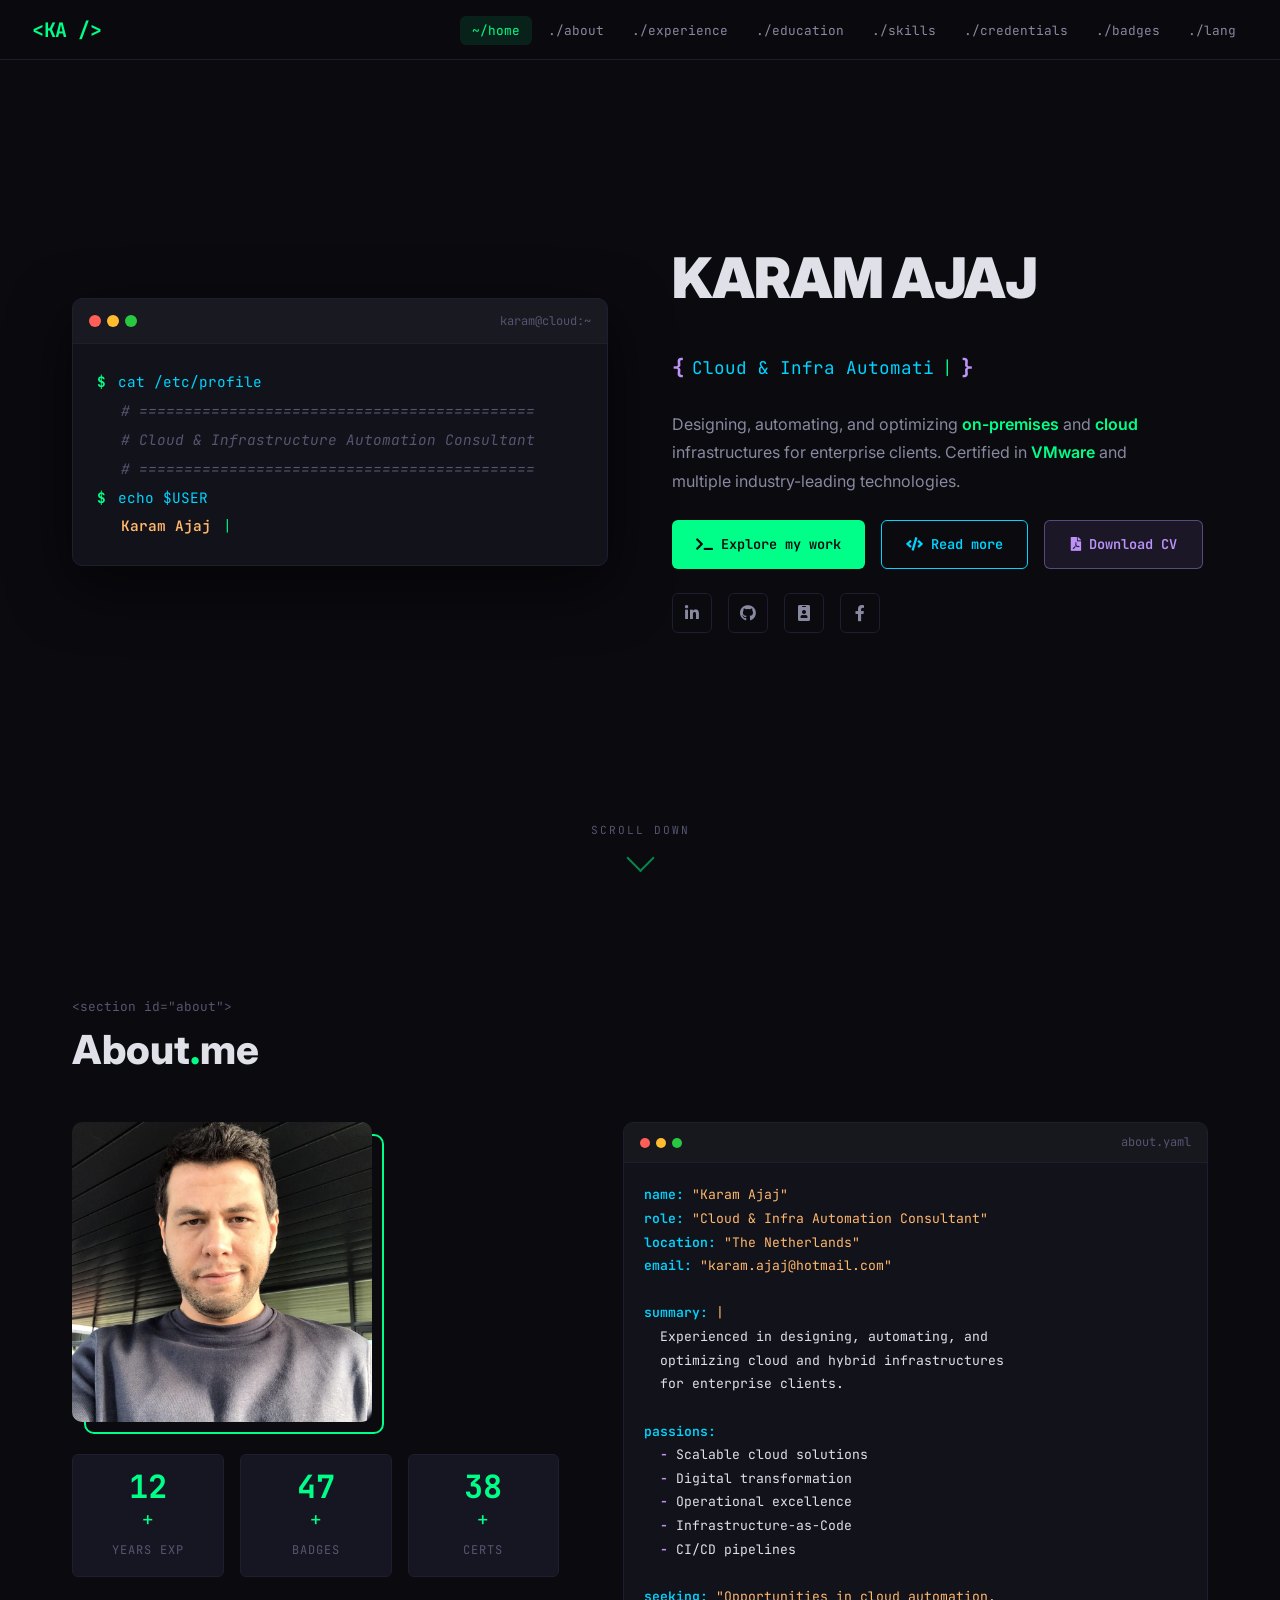
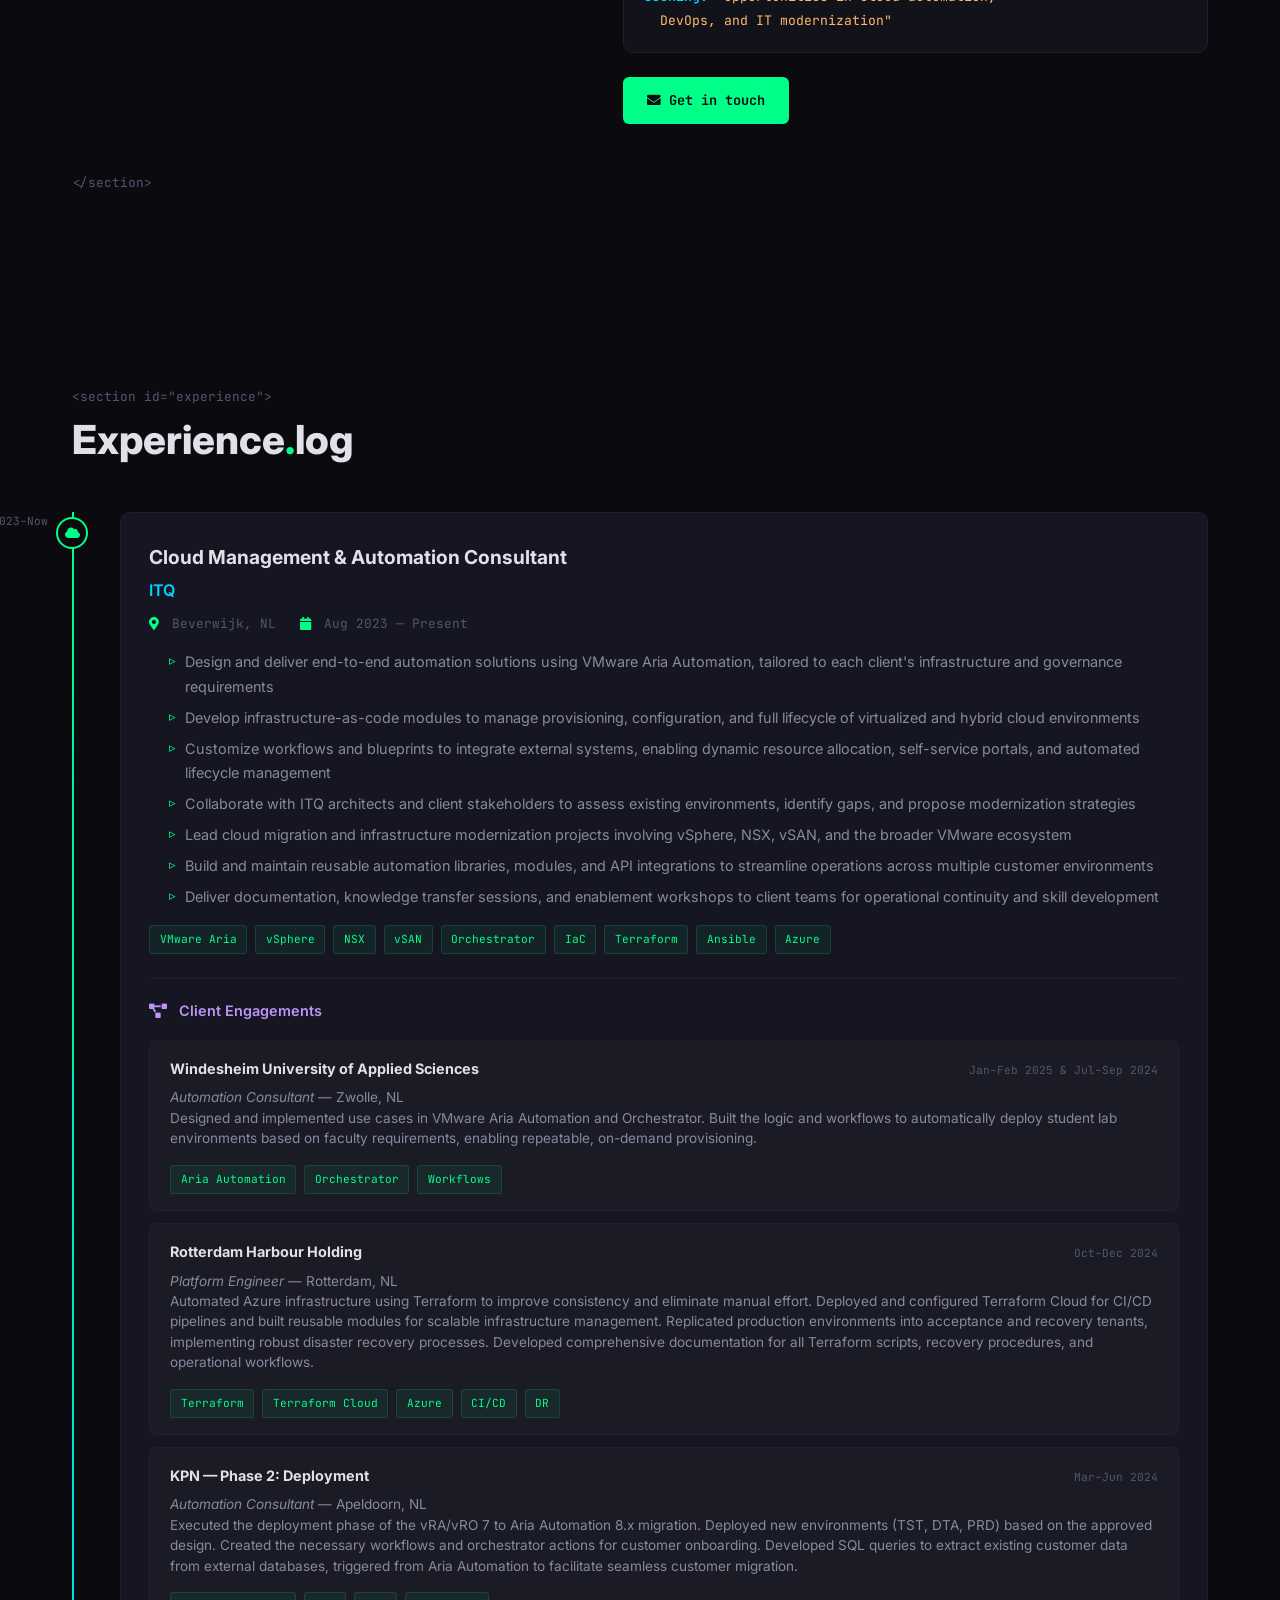
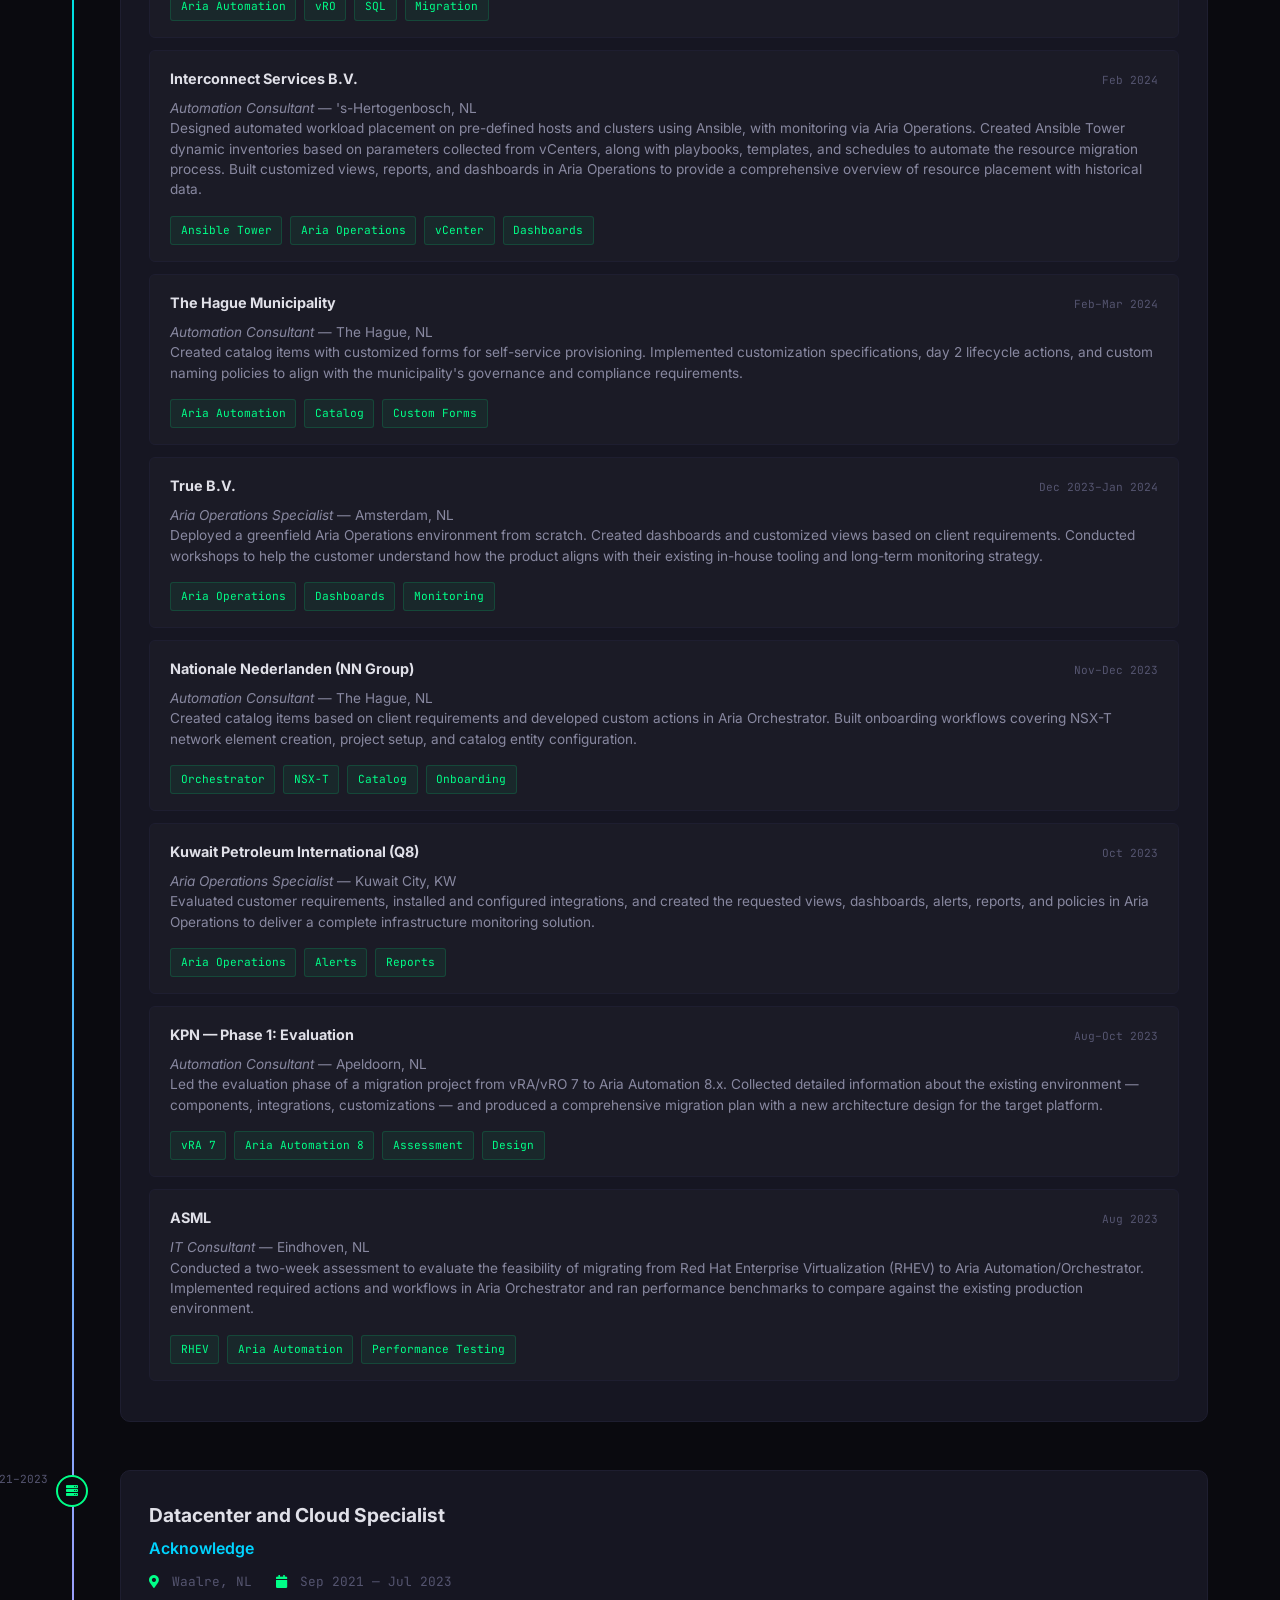
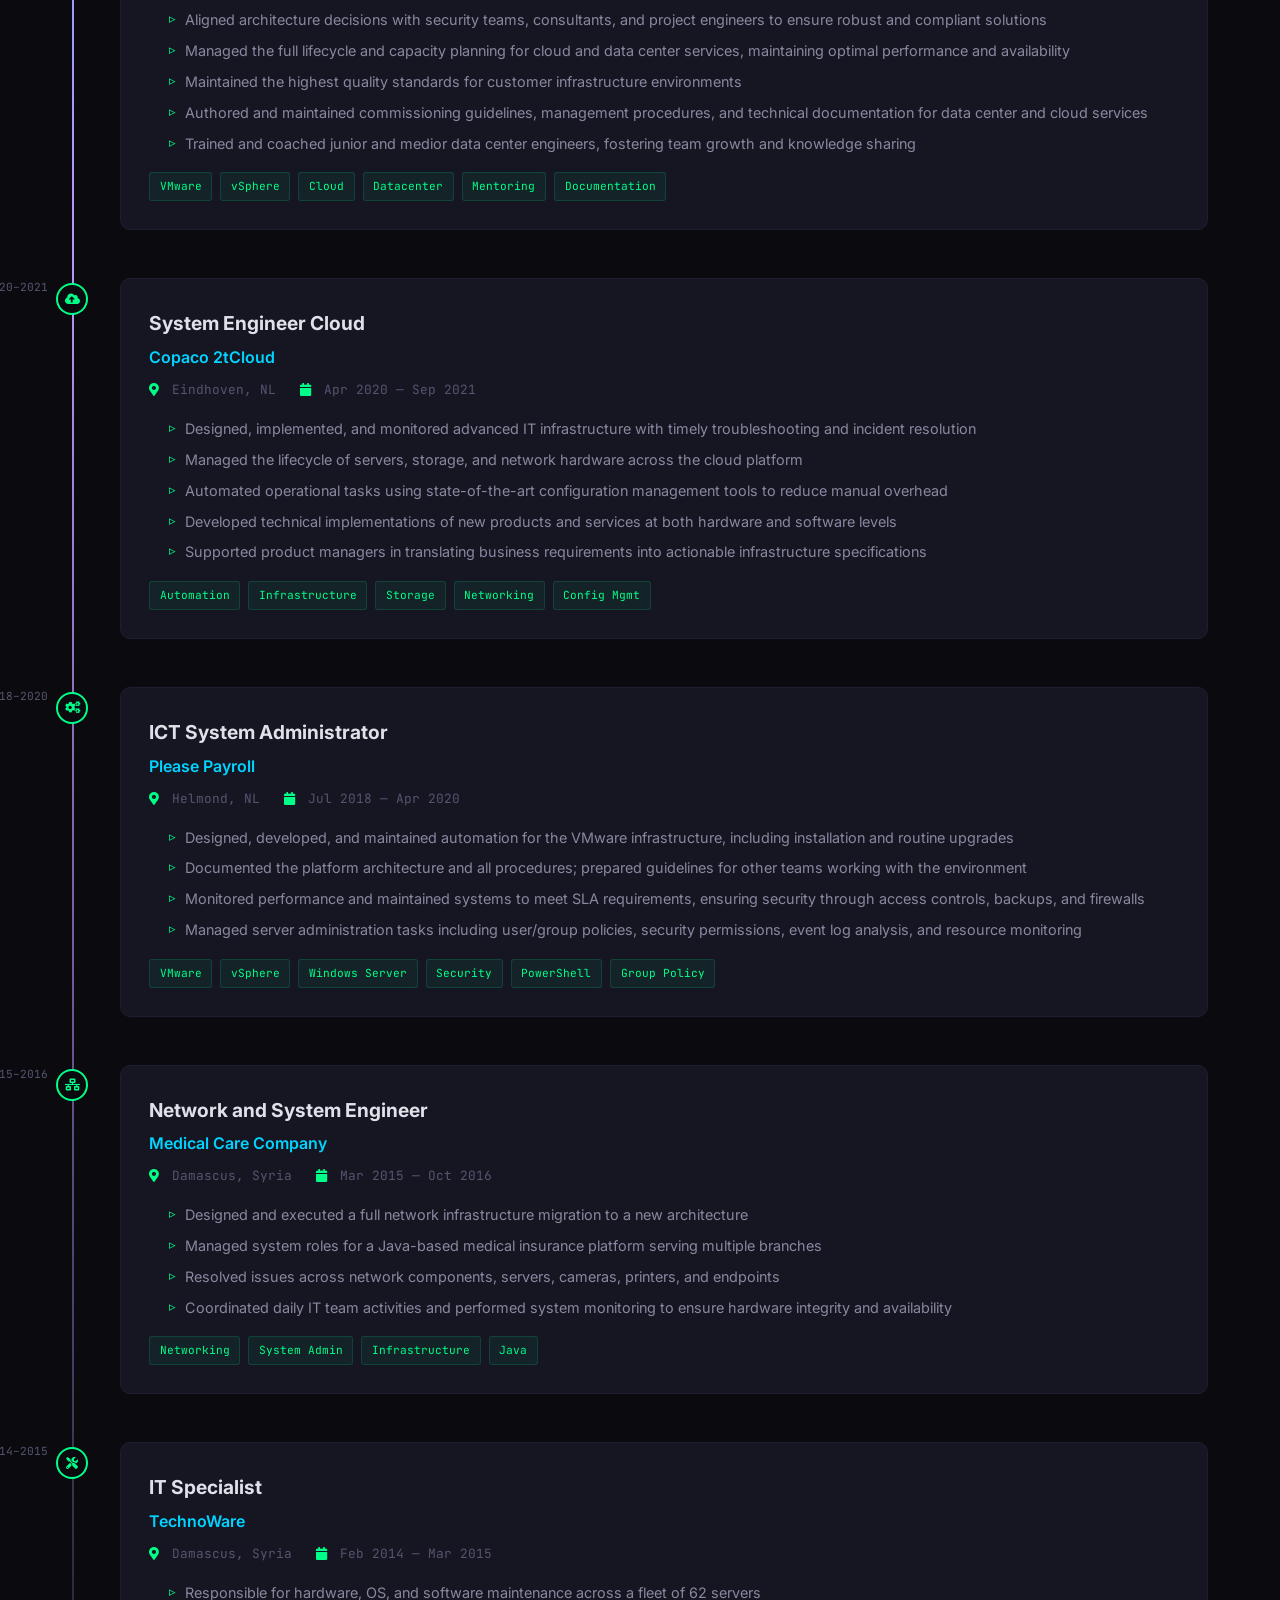
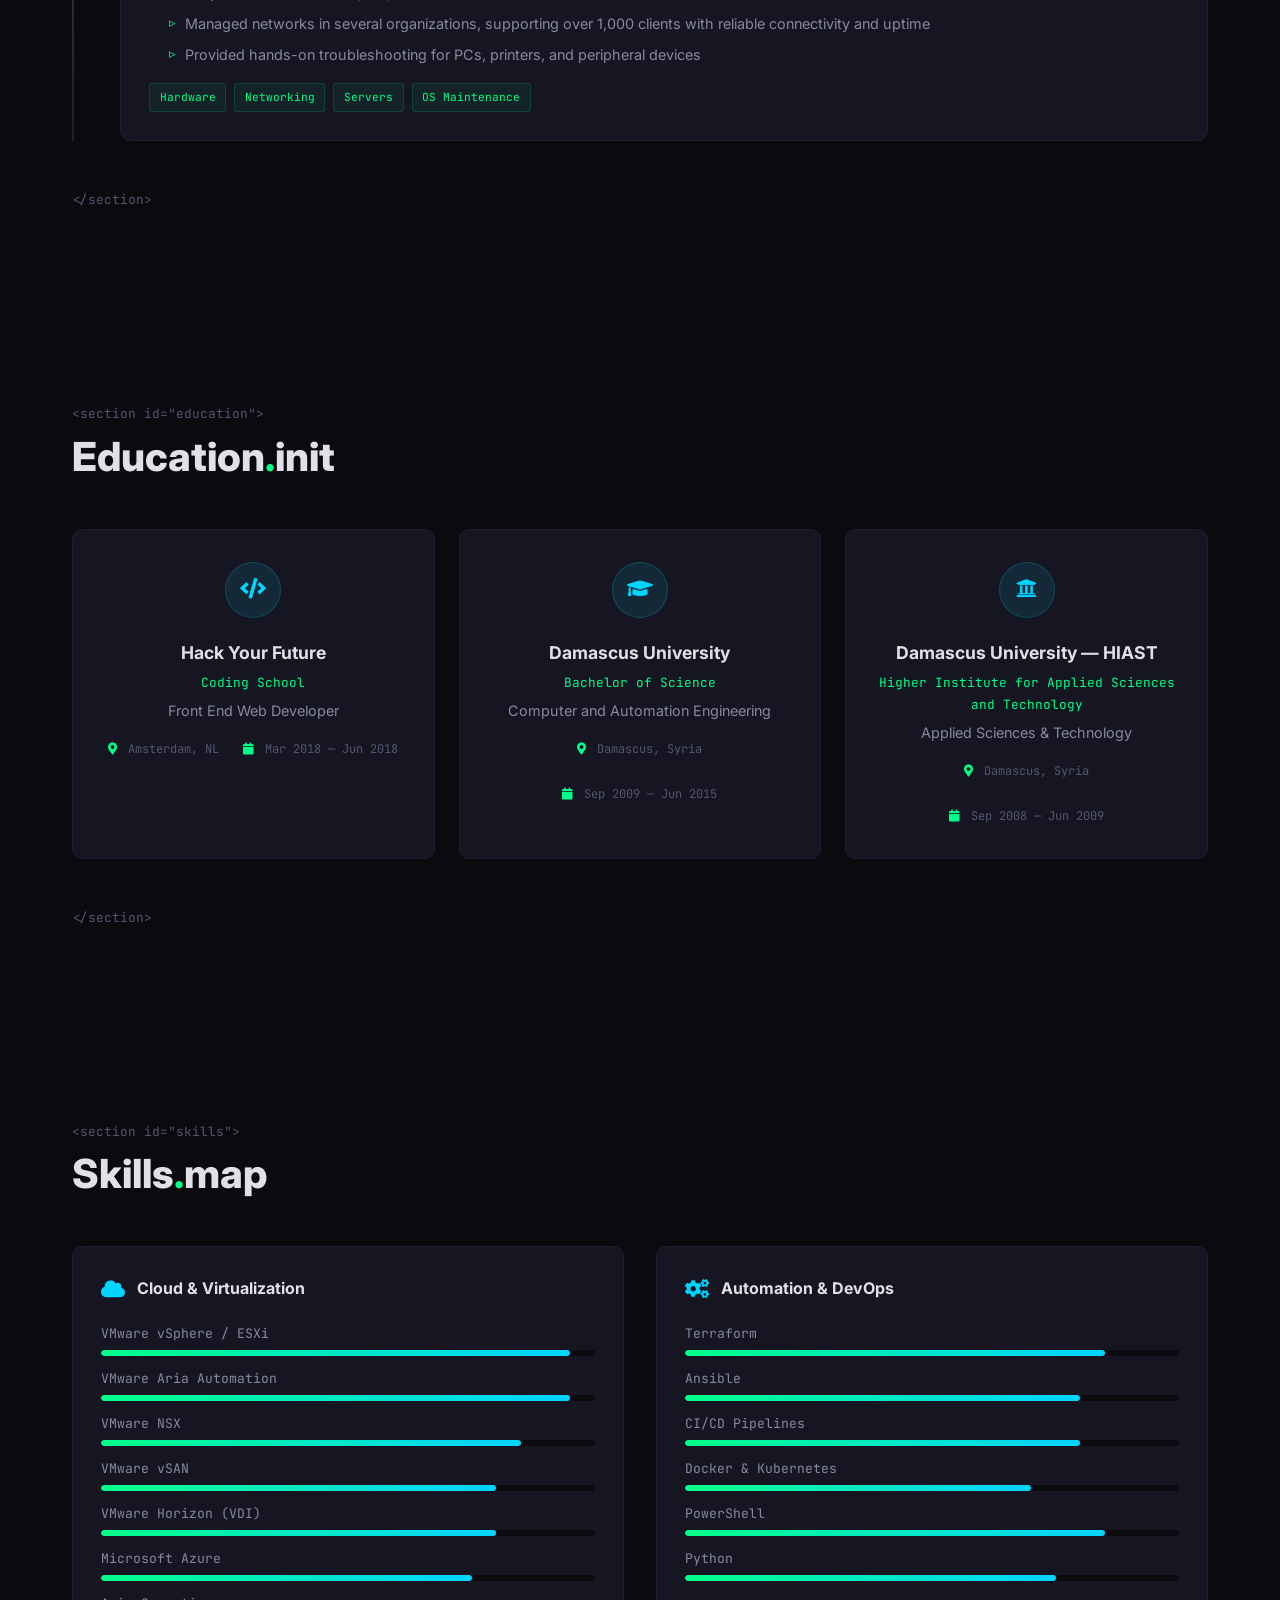
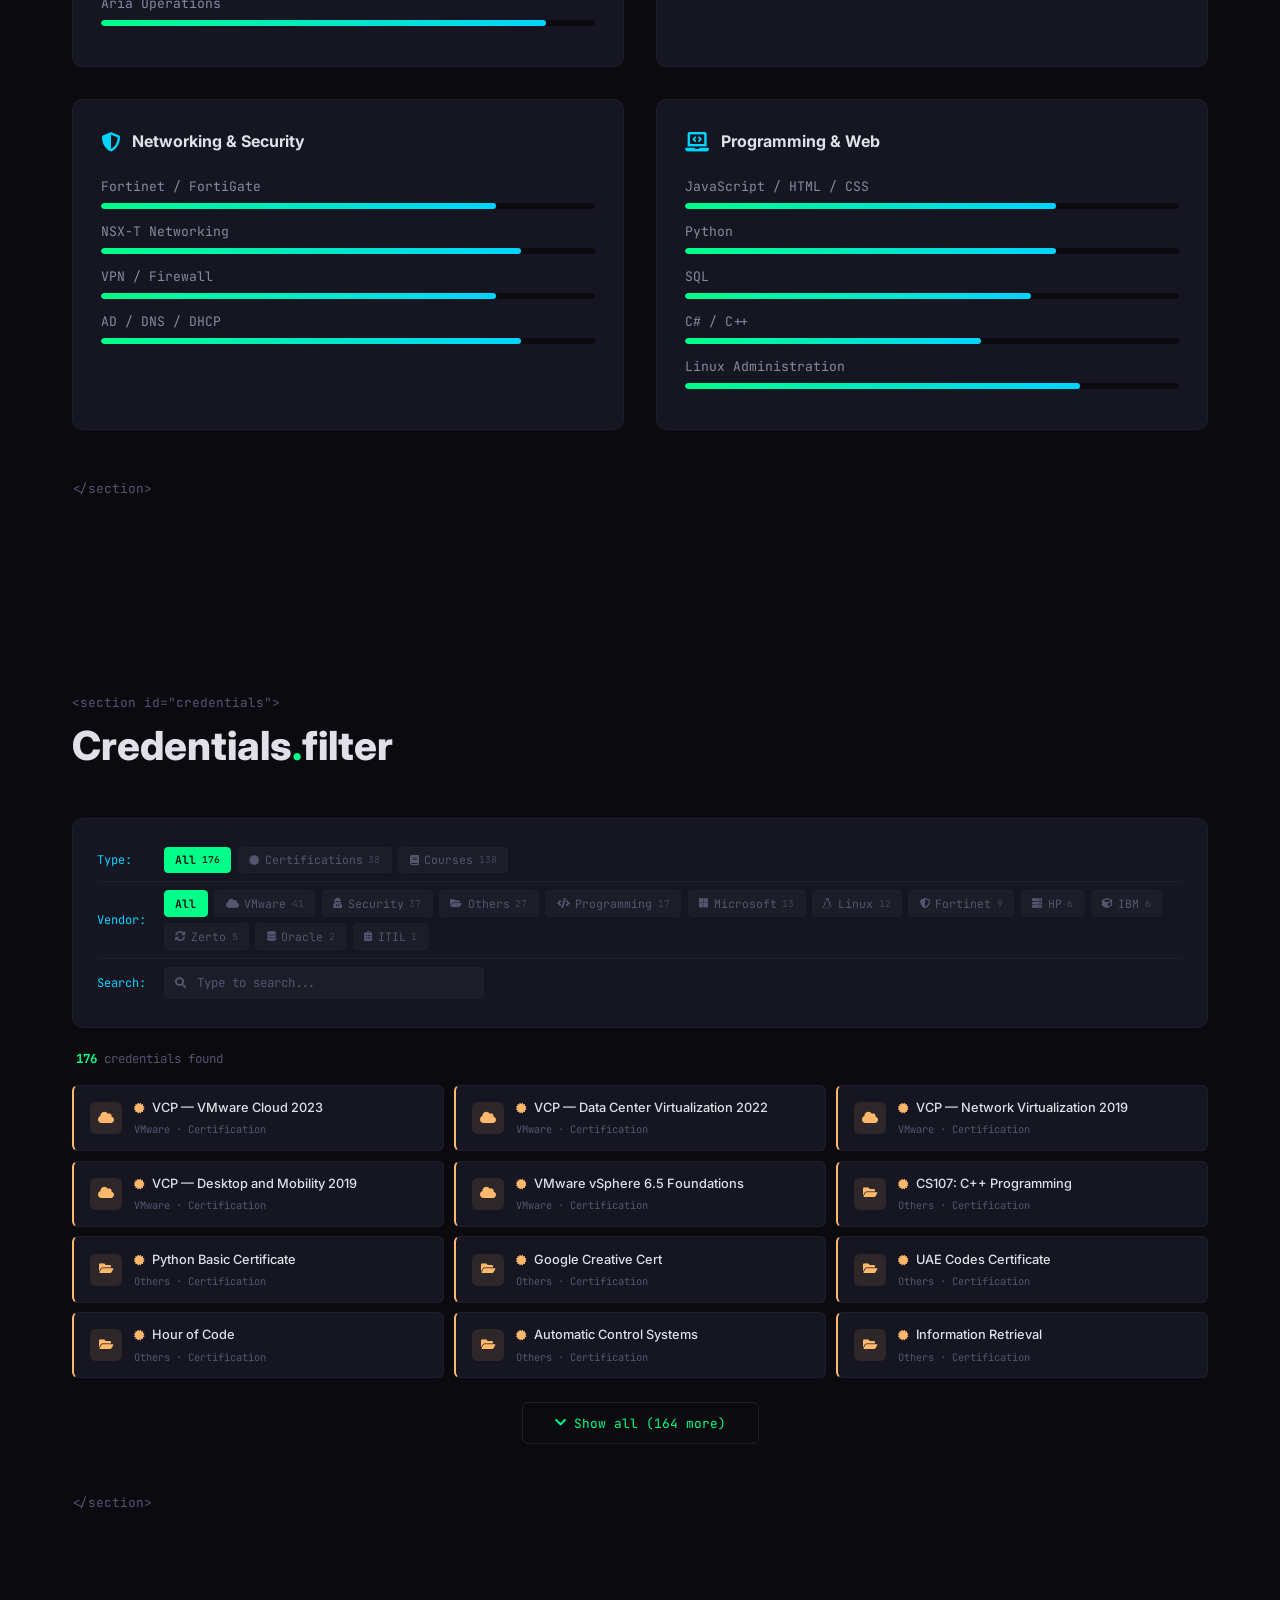
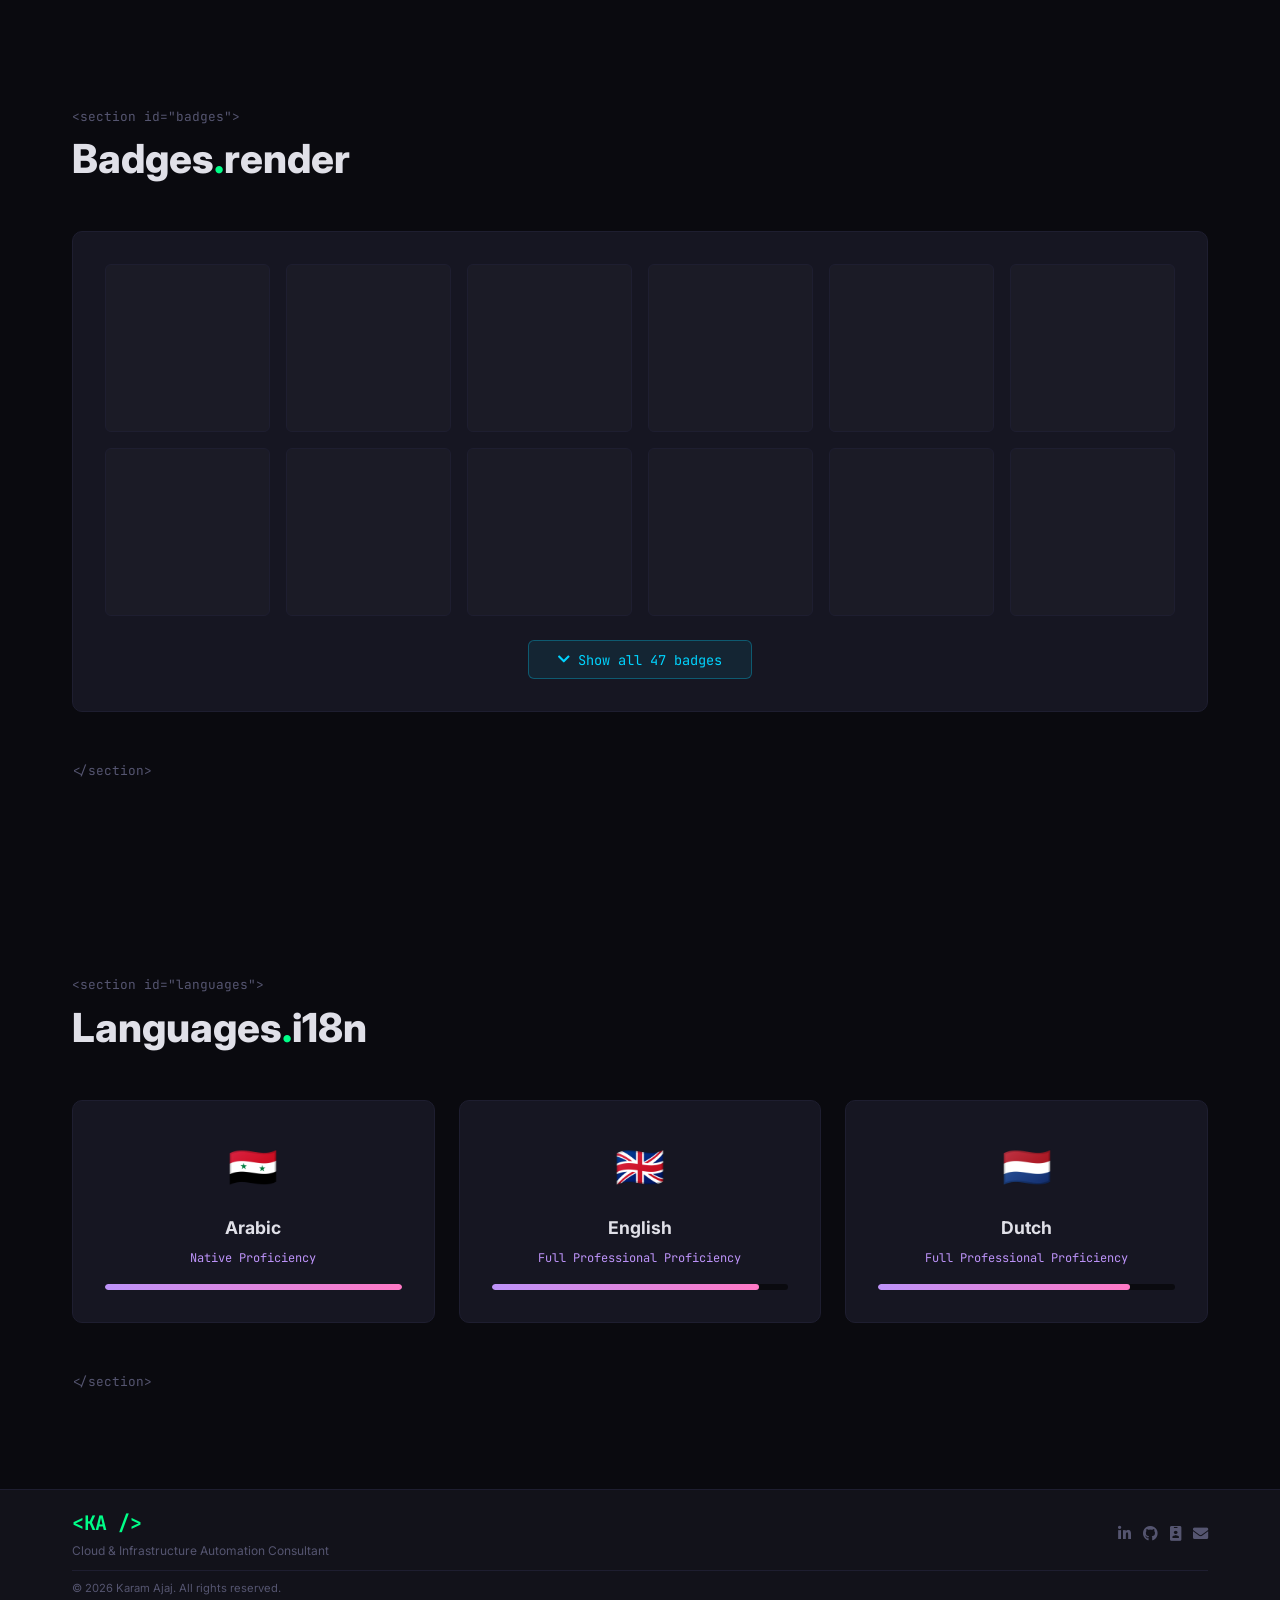
<file: test2.html>
<!DOCTYPE html>
<html lang="en">
<head>
    <meta charset="utf-8">
    <meta name="viewport" content="width=device-width, initial-scale=1, shrink-to-fit=no">
    <meta name="description" content="Karam Ajaj — Cloud &amp; Infrastructure Automation Consultant. On-premises &amp; Cloud. VMware, Terraform, Ansible, CI/CD.">
    <meta name="keywords" content="Karam Ajaj, Cloud Engineer, Infrastructure Automation, VMware, On-premises, Cloud, Terraform, Ansible, DevOps, IaC, CI/CD, vSphere, NSX, Aria Automation, Orchestrator, System Engineer, Netherlands">
    <meta name="author" content="Karam Ajaj">

    <meta property="og:title" content="Karam Ajaj — Cloud &amp; Infrastructure Automation Consultant" />
    <meta property="og:type" content="website" />
    <meta property="og:url" content="https://portfolio.vnerd.nl/" />
    <meta property="og:image" content="https://portfolio.vnerd.nl/img/og-image.png" />
    <meta property="og:image:width" content="1200" />
    <meta property="og:image:height" content="630" />
    <meta property="og:image:alt" content="Karam Ajaj — Cloud & Infrastructure Automation Consultant" />
    <meta property="og:description" content="Cloud &amp; Infrastructure Automation Consultant specializing in VMware, Terraform, Ansible, and CI/CD. On-premises &amp; cloud infrastructure automation." />
    <meta name="twitter:card" content="summary_large_image">
    <meta name="twitter:title" content="Karam Ajaj — Cloud &amp; Infrastructure Automation Consultant">
    <meta name="twitter:description" content="Cloud &amp; Infrastructure Automation Consultant specializing in VMware, Terraform, Ansible, and CI/CD. On-premises &amp; cloud infrastructure automation.">
    <meta name="twitter:image" content="https://portfolio.vnerd.nl/img/og-image.png">

    <link rel="icon" type="image/svg+xml" href="data:image/svg+xml,%3Csvg xmlns='http://www.w3.org/2000/svg' viewBox='0 0 64 64'%3E%3Crect width='64' height='64' rx='12' fill='%230a0a0f'/%3E%3Cpath d='M14 20l12 12-12 12' stroke='%2300ff88' stroke-width='5' stroke-linecap='round' stroke-linejoin='round' fill='none'/%3E%3Cline x1='30' y1='44' x2='50' y2='44' stroke='%2300ff88' stroke-width='5' stroke-linecap='round'/%3E%3C/svg%3E">
    <title>Karam Ajaj — Cloud &amp; Infra Automation</title>

    <link rel="preconnect" href="https://fonts.googleapis.com">
    <link rel="preconnect" href="https://fonts.gstatic.com" crossorigin>
    <link href="https://fonts.googleapis.com/css2?family=JetBrains+Mono:wght@300;400;500;600;700&family=Inter:wght@300;400;500;600;700;800;900&display=swap" rel="stylesheet">
    <link href="https://cdnjs.cloudflare.com/ajax/libs/font-awesome/5.10.2/css/all.min.css" rel="stylesheet" crossorigin="anonymous">
    <link href="css/test2.css" rel="stylesheet">
</head>

<body>
    <canvas id="matrix-bg"></canvas>

    <!-- Mobile pagination dots (visible only on mobile) -->
    <nav class="mobile-page-dots" id="mobilePageDots"></nav>
    <div class="mobile-page-counter" id="mobilePageCounter">
        <span class="mp-current">1</span> / <span class="mp-total">9</span>
    </div>

    <!-- Navigation -->
    <nav id="navbar">
        <div class="nav-brand">
            <span class="nav-logo">&lt;KA /&gt;</span>
        </div>
        <button class="nav-toggle" id="navToggle" aria-label="Toggle navigation">
            <span></span><span></span><span></span>
        </button>
        <ul class="nav-links" id="navLinks">
            <li><a href="#hero" class="nav-link active" data-section="hero">~/home</a></li>
            <li><a href="#about" class="nav-link" data-section="about">./about</a></li>
            <li><a href="#experience" class="nav-link" data-section="experience">./experience</a></li>
            <li><a href="#education" class="nav-link" data-section="education">./education</a></li>
            <li><a href="#skills" class="nav-link" data-section="skills">./skills</a></li>
            <li><a href="#credentials" class="nav-link" data-section="credentials">./credentials</a></li>
            <li><a href="#badges" class="nav-link" data-section="badges">./badges</a></li>
            <li><a href="#languages" class="nav-link" data-section="languages">./lang</a></li>
        </ul>
    </nav>

    <!-- Page sections wrapper (becomes scroll-snap container on mobile) -->
    <main class="page-snap-container" id="pageSnapContainer">

    <!-- HERO -->
    <section id="hero" class="section hero-section">
        <div class="hero-content">
            <div class="terminal-window">
                <div class="terminal-header">
                    <div class="terminal-dots">
                        <span class="dot red"></span>
                        <span class="dot yellow"></span>
                        <span class="dot green"></span>
                    </div>
                    <span class="terminal-title">karam@cloud:~</span>
                </div>
                <div class="terminal-body">
                    <div class="terminal-line">
                        <span class="prompt">$</span>
                        <span class="command">cat /etc/profile</span>
                    </div>
                    <div class="terminal-line output">
                        <span class="code-comment"># ============================================</span>
                    </div>
                    <div class="terminal-line output">
                        <span class="code-comment"># Cloud &amp; Infrastructure Automation Consultant</span>
                    </div>
                    <div class="terminal-line output">
                        <span class="code-comment"># ============================================</span>
                    </div>
                    <div class="terminal-line">
                        <span class="prompt">$</span>
                        <span class="command">echo $USER</span>
                    </div>
                    <div class="terminal-line output">
                        <span id="typed-name" class="typed-text"></span><span class="cursor blink">|</span>
                    </div>
                </div>
            </div>
            <div class="hero-info">
                <h1 class="glitch-text" data-text="KARAM AJAJ">KARAM AJAJ</h1>
                <div class="hero-tagline">
                    <span class="tag-bracket">{</span>
                    <span class="tag-role" id="typed-role"></span><span class="cursor-role blink">|</span>
                    <span class="tag-bracket">}</span>
                </div>
                <p class="hero-description">
                    Designing, automating, and optimizing <span class="highlight">on-premises</span> and <span class="highlight">cloud</span> infrastructures for enterprise clients.
                    Certified in <span class="highlight">VMware</span> and multiple industry-leading technologies.
                </p>
                <div class="hero-cta">
                    <a href="#experience" class="btn btn-primary"><i class="fas fa-terminal"></i> Explore my work</a>
                    <a href="#about" class="btn btn-outline"><i class="fas fa-code"></i> Read more</a>
                    <a href="Karam_Ajaj_CV.pdf" download class="btn btn-download"><i class="fas fa-file-pdf"></i> Download CV</a>
                </div>
                <div class="social-links">
                    <a href="https://www.linkedin.com/in/karam-ajaj" target="_blank" rel="noopener" aria-label="LinkedIn" class="social-icon"><i class="fab fa-linkedin-in"></i></a>
                    <a href="https://github.com/karam-ajaj" target="_blank" rel="noopener" aria-label="GitHub" class="social-icon"><i class="fab fa-github"></i></a>
                    <a href="https://www.credly.com/users/karam-ajaj/badges?sort=-state_updated_at&page=1" target="_blank" rel="noopener" aria-label="Credly" class="social-icon"><i class="fas fa-id-badge"></i></a>
                    <a href="https://www.facebook.com/karam.ajaj" target="_blank" rel="noopener" aria-label="Facebook" class="social-icon"><i class="fab fa-facebook-f"></i></a>
                </div>
            </div>
        </div>
        <div class="scroll-indicator">
            <span>scroll down</span>
            <div class="scroll-arrow"></div>
        </div>
    </section>

    <!-- ABOUT -->
    <section id="about" class="section">
        <div class="container">
            <div class="section-header">
                <span class="section-tag">&lt;section id="about"&gt;</span>
                <h2 class="section-title">About<span class="accent">.</span>me</h2>
            </div>
            <div class="about-grid">
                <div class="about-image reveal-left">
                    <div class="image-frame">
                        <img src="img/profile.jpg" alt="Karam Ajaj" class="profile-img">
                        <div class="image-border"></div>
                    </div>
                    <div class="about-stats">
                        <div class="stat-item">
                            <span class="stat-number" id="statYears" data-count="11">0</span><span class="stat-suffix">+</span>
                            <span class="stat-label">Years Exp</span>
                        </div>
                        <div class="stat-item">
                            <span class="stat-number" id="statBadges" data-count="47">0</span><span class="stat-suffix">+</span>
                            <span class="stat-label">Badges</span>
                        </div>
                        <div class="stat-item">
                            <span class="stat-number" id="statCerts" data-count="30">0</span><span class="stat-suffix">+</span>
                            <span class="stat-label">Certs</span>
                        </div>
                    </div>
                </div>
                <div class="about-content reveal-right">
                    <div class="code-block">
                        <div class="code-header">
                            <span class="code-dot red-sm"></span>
                            <span class="code-dot yellow-sm"></span>
                            <span class="code-dot green-sm"></span>
                            <span class="code-filename">about.yaml</span>
                        </div>
                        <pre class="code-body"><code><span class="yaml-key">name:</span> <span class="yaml-string">"Karam Ajaj"</span>
<span class="yaml-key">role:</span> <span class="yaml-string">"Cloud &amp; Infra Automation Consultant"</span>
<span class="yaml-key">location:</span> <span class="yaml-string">"The Netherlands"</span>
<span class="yaml-key">email:</span> <span class="yaml-string">"karam.ajaj@hotmail.com"</span>

<span class="yaml-key">summary:</span> <span class="yaml-string">|</span>
  <span class="yaml-value">Experienced in designing, automating, and</span>
  <span class="yaml-value">optimizing cloud and hybrid infrastructures</span>
  <span class="yaml-value">for enterprise clients.</span>

<span class="yaml-key">passions:</span>
  <span class="yaml-dash">-</span> <span class="yaml-value">Scalable cloud solutions</span>
  <span class="yaml-dash">-</span> <span class="yaml-value">Digital transformation</span>
  <span class="yaml-dash">-</span> <span class="yaml-value">Operational excellence</span>
  <span class="yaml-dash">-</span> <span class="yaml-value">Infrastructure-as-Code</span>
  <span class="yaml-dash">-</span> <span class="yaml-value">CI/CD pipelines</span>

<span class="yaml-key">seeking:</span> <span class="yaml-string">"Opportunities in cloud automation,</span>
  <span class="yaml-string">DevOps, and IT modernization"</span></code></pre>
                    </div>
                    <a href="mailto:karam.ajaj@hotmail.com" class="btn btn-primary" style="margin-top:1.5rem;"><i class="fas fa-envelope"></i> Get in touch</a>
                </div>
            </div>
            <span class="section-tag section-tag-close">&lt;/section&gt;</span>
        </div>
    </section>

    <!-- EXPERIENCE -->
    <section id="experience" class="section">
        <div class="container">
            <div class="section-header">
                <span class="section-tag">&lt;section id="experience"&gt;</span>
                <h2 class="section-title">Experience<span class="accent">.</span>log</h2>
            </div>
            <div class="timeline">
                <div class="timeline-item reveal-up" data-year="2023–Now">
                    <div class="timeline-marker"><i class="fas fa-cloud"></i></div>
                    <div class="timeline-content">
                        <div class="timeline-header-box">
                            <h3>Cloud Management &amp; Automation Consultant</h3>
                            <a href="https://itq.eu/" target="_blank" rel="noopener" class="company-link">ITQ</a>
                            <div class="timeline-meta">
                                <span><i class="fas fa-map-marker-alt"></i> Beverwijk, NL</span>
                                <span><i class="fas fa-calendar"></i> Aug 2023 — Present</span>
                            </div>
                        </div>
                        <ul class="timeline-details">
                            <li>Design and deliver end-to-end automation solutions using VMware Aria Automation, tailored to each client's infrastructure and governance requirements</li>
                            <li>Develop infrastructure-as-code modules to manage provisioning, configuration, and full lifecycle of virtualized and hybrid cloud environments</li>
                            <li>Customize workflows and blueprints to integrate external systems, enabling dynamic resource allocation, self-service portals, and automated lifecycle management</li>
                            <li>Collaborate with ITQ architects and client stakeholders to assess existing environments, identify gaps, and propose modernization strategies</li>
                            <li>Lead cloud migration and infrastructure modernization projects involving vSphere, NSX, vSAN, and the broader VMware ecosystem</li>
                            <li>Build and maintain reusable automation libraries, modules, and API integrations to streamline operations across multiple customer environments</li>
                            <li>Deliver documentation, knowledge transfer sessions, and enablement workshops to client teams for operational continuity and skill development</li>
                        </ul>
                        <div class="tech-tags">
                            <span class="tech-tag">VMware Aria</span><span class="tech-tag">vSphere</span><span class="tech-tag">NSX</span><span class="tech-tag">vSAN</span><span class="tech-tag">Orchestrator</span><span class="tech-tag">IaC</span><span class="tech-tag">Terraform</span><span class="tech-tag">Ansible</span><span class="tech-tag">Azure</span>
                        </div>
                        <div class="client-projects">
                            <h4 class="client-header"><i class="fas fa-project-diagram"></i> Client Engagements</h4>
                            <div class="client-card">
                                <div class="client-info"><strong>Windesheim University of Applied Sciences</strong><span class="client-date">Jan–Feb 2025 &amp; Jul–Sep 2024</span></div>
                                <p><em>Automation Consultant</em> — Zwolle, NL</p>
                                <p>Designed and implemented use cases in VMware Aria Automation and Orchestrator. Built the logic and workflows to automatically deploy student lab environments based on faculty requirements, enabling repeatable, on-demand provisioning.</p>
                                <div class="tech-tags"><span class="tech-tag">Aria Automation</span><span class="tech-tag">Orchestrator</span><span class="tech-tag">Workflows</span></div>
                            </div>
                            <div class="client-card">
                                <div class="client-info"><strong>Rotterdam Harbour Holding</strong><span class="client-date">Oct–Dec 2024</span></div>
                                <p><em>Platform Engineer</em> — Rotterdam, NL</p>
                                <p>Automated Azure infrastructure using Terraform to improve consistency and eliminate manual effort. Deployed and configured Terraform Cloud for CI/CD pipelines and built reusable modules for scalable infrastructure management. Replicated production environments into acceptance and recovery tenants, implementing robust disaster recovery processes. Developed comprehensive documentation for all Terraform scripts, recovery procedures, and operational workflows.</p>
                                <div class="tech-tags"><span class="tech-tag">Terraform</span><span class="tech-tag">Terraform Cloud</span><span class="tech-tag">Azure</span><span class="tech-tag">CI/CD</span><span class="tech-tag">DR</span></div>
                            </div>
                            <div class="client-card">
                                <div class="client-info"><strong>KPN — Phase 2: Deployment</strong><span class="client-date">Mar–Jun 2024</span></div>
                                <p><em>Automation Consultant</em> — Apeldoorn, NL</p>
                                <p>Executed the deployment phase of the vRA/vRO 7 to Aria Automation 8.x migration. Deployed new environments (TST, DTA, PRD) based on the approved design. Created the necessary workflows and orchestrator actions for customer onboarding. Developed SQL queries to extract existing customer data from external databases, triggered from Aria Automation to facilitate seamless customer migration.</p>
                                <div class="tech-tags"><span class="tech-tag">Aria Automation</span><span class="tech-tag">vRO</span><span class="tech-tag">SQL</span><span class="tech-tag">Migration</span></div>
                            </div>
                            <div class="client-card">
                                <div class="client-info"><strong>Interconnect Services B.V.</strong><span class="client-date">Feb 2024</span></div>
                                <p><em>Automation Consultant</em> — 's-Hertogenbosch, NL</p>
                                <p>Designed automated workload placement on pre-defined hosts and clusters using Ansible, with monitoring via Aria Operations. Created Ansible Tower dynamic inventories based on parameters collected from vCenters, along with playbooks, templates, and schedules to automate the resource migration process. Built customized views, reports, and dashboards in Aria Operations to provide a comprehensive overview of resource placement with historical data.</p>
                                <div class="tech-tags"><span class="tech-tag">Ansible Tower</span><span class="tech-tag">Aria Operations</span><span class="tech-tag">vCenter</span><span class="tech-tag">Dashboards</span></div>
                            </div>
                            <div class="client-card">
                                <div class="client-info"><strong>The Hague Municipality</strong><span class="client-date">Feb–Mar 2024</span></div>
                                <p><em>Automation Consultant</em> — The Hague, NL</p>
                                <p>Created catalog items with customized forms for self-service provisioning. Implemented customization specifications, day 2 lifecycle actions, and custom naming policies to align with the municipality's governance and compliance requirements.</p>
                                <div class="tech-tags"><span class="tech-tag">Aria Automation</span><span class="tech-tag">Catalog</span><span class="tech-tag">Custom Forms</span></div>
                            </div>
                            <div class="client-card">
                                <div class="client-info"><strong>True B.V.</strong><span class="client-date">Dec 2023–Jan 2024</span></div>
                                <p><em>Aria Operations Specialist</em> — Amsterdam, NL</p>
                                <p>Deployed a greenfield Aria Operations environment from scratch. Created dashboards and customized views based on client requirements. Conducted workshops to help the customer understand how the product aligns with their existing in-house tooling and long-term monitoring strategy.</p>
                                <div class="tech-tags"><span class="tech-tag">Aria Operations</span><span class="tech-tag">Dashboards</span><span class="tech-tag">Monitoring</span></div>
                            </div>
                            <div class="client-card">
                                <div class="client-info"><strong>Nationale Nederlanden (NN Group)</strong><span class="client-date">Nov–Dec 2023</span></div>
                                <p><em>Automation Consultant</em> — The Hague, NL</p>
                                <p>Created catalog items based on client requirements and developed custom actions in Aria Orchestrator. Built onboarding workflows covering NSX-T network element creation, project setup, and catalog entity configuration.</p>
                                <div class="tech-tags"><span class="tech-tag">Orchestrator</span><span class="tech-tag">NSX-T</span><span class="tech-tag">Catalog</span><span class="tech-tag">Onboarding</span></div>
                            </div>
                            <div class="client-card">
                                <div class="client-info"><strong>Kuwait Petroleum International (Q8)</strong><span class="client-date">Oct 2023</span></div>
                                <p><em>Aria Operations Specialist</em> — Kuwait City, KW</p>
                                <p>Evaluated customer requirements, installed and configured integrations, and created the requested views, dashboards, alerts, reports, and policies in Aria Operations to deliver a complete infrastructure monitoring solution.</p>
                                <div class="tech-tags"><span class="tech-tag">Aria Operations</span><span class="tech-tag">Alerts</span><span class="tech-tag">Reports</span></div>
                            </div>
                            <div class="client-card">
                                <div class="client-info"><strong>KPN — Phase 1: Evaluation</strong><span class="client-date">Aug–Oct 2023</span></div>
                                <p><em>Automation Consultant</em> — Apeldoorn, NL</p>
                                <p>Led the evaluation phase of a migration project from vRA/vRO 7 to Aria Automation 8.x. Collected detailed information about the existing environment — components, integrations, customizations — and produced a comprehensive migration plan with a new architecture design for the target platform.</p>
                                <div class="tech-tags"><span class="tech-tag">vRA 7</span><span class="tech-tag">Aria Automation 8</span><span class="tech-tag">Assessment</span><span class="tech-tag">Design</span></div>
                            </div>
                            <div class="client-card">
                                <div class="client-info"><strong>ASML</strong><span class="client-date">Aug 2023</span></div>
                                <p><em>IT Consultant</em> — Eindhoven, NL</p>
                                <p>Conducted a two-week assessment to evaluate the feasibility of migrating from Red Hat Enterprise Virtualization (RHEV) to Aria Automation/Orchestrator. Implemented required actions and workflows in Aria Orchestrator and ran performance benchmarks to compare against the existing production environment.</p>
                                <div class="tech-tags"><span class="tech-tag">RHEV</span><span class="tech-tag">Aria Automation</span><span class="tech-tag">Performance Testing</span></div>
                            </div>
                        </div>
                    </div>
                </div>
                <div class="timeline-item reveal-up" data-year="2021–2023">
                    <div class="timeline-marker"><i class="fas fa-server"></i></div>
                    <div class="timeline-content">
                        <div class="timeline-header-box">
                            <h3>Datacenter and Cloud Specialist</h3>
                            <a href="https://www.acknowledge.nl/" target="_blank" rel="noopener" class="company-link">Acknowledge</a>
                            <div class="timeline-meta">
                                <span><i class="fas fa-map-marker-alt"></i> Waalre, NL</span>
                                <span><i class="fas fa-calendar"></i> Sep 2021 — Jul 2023</span>
                            </div>
                        </div>
                        <ul class="timeline-details">
                            <li>Aligned architecture decisions with security teams, consultants, and project engineers to ensure robust and compliant solutions</li>
                            <li>Managed the full lifecycle and capacity planning for cloud and data center services, maintaining optimal performance and availability</li>
                            <li>Maintained the highest quality standards for customer infrastructure environments</li>
                            <li>Authored and maintained commissioning guidelines, management procedures, and technical documentation for data center and cloud services</li>
                            <li>Trained and coached junior and medior data center engineers, fostering team growth and knowledge sharing</li>
                        </ul>
                        <div class="tech-tags"><span class="tech-tag">VMware</span><span class="tech-tag">vSphere</span><span class="tech-tag">Cloud</span><span class="tech-tag">Datacenter</span><span class="tech-tag">Mentoring</span><span class="tech-tag">Documentation</span></div>
                    </div>
                </div>
                <div class="timeline-item reveal-up" data-year="2020–2021">
                    <div class="timeline-marker"><i class="fas fa-cloud-upload-alt"></i></div>
                    <div class="timeline-content">
                        <div class="timeline-header-box">
                            <h3>System Engineer Cloud</h3>
                            <a href="https://www.copaco.com/nl-nl/2tcloud-home" target="_blank" rel="noopener" class="company-link">Copaco 2tCloud</a>
                            <div class="timeline-meta">
                                <span><i class="fas fa-map-marker-alt"></i> Eindhoven, NL</span>
                                <span><i class="fas fa-calendar"></i> Apr 2020 — Sep 2021</span>
                            </div>
                        </div>
                        <ul class="timeline-details">
                            <li>Designed, implemented, and monitored advanced IT infrastructure with timely troubleshooting and incident resolution</li>
                            <li>Managed the lifecycle of servers, storage, and network hardware across the cloud platform</li>
                            <li>Automated operational tasks using state-of-the-art configuration management tools to reduce manual overhead</li>
                            <li>Developed technical implementations of new products and services at both hardware and software levels</li>
                            <li>Supported product managers in translating business requirements into actionable infrastructure specifications</li>
                        </ul>
                        <div class="tech-tags"><span class="tech-tag">Automation</span><span class="tech-tag">Infrastructure</span><span class="tech-tag">Storage</span><span class="tech-tag">Networking</span><span class="tech-tag">Config Mgmt</span></div>
                    </div>
                </div>
                <div class="timeline-item reveal-up" data-year="2018–2020">
                    <div class="timeline-marker"><i class="fas fa-cogs"></i></div>
                    <div class="timeline-content">
                        <div class="timeline-header-box">
                            <h3>ICT System Administrator</h3>
                            <a href="https://www.please.nl" target="_blank" rel="noopener" class="company-link">Please Payroll</a>
                            <div class="timeline-meta">
                                <span><i class="fas fa-map-marker-alt"></i> Helmond, NL</span>
                                <span><i class="fas fa-calendar"></i> Jul 2018 — Apr 2020</span>
                            </div>
                        </div>
                        <ul class="timeline-details">
                            <li>Designed, developed, and maintained automation for the VMware infrastructure, including installation and routine upgrades</li>
                            <li>Documented the platform architecture and all procedures; prepared guidelines for other teams working with the environment</li>
                            <li>Monitored performance and maintained systems to meet SLA requirements, ensuring security through access controls, backups, and firewalls</li>
                            <li>Managed server administration tasks including user/group policies, security permissions, event log analysis, and resource monitoring</li>
                        </ul>
                        <div class="tech-tags"><span class="tech-tag">VMware</span><span class="tech-tag">vSphere</span><span class="tech-tag">Windows Server</span><span class="tech-tag">Security</span><span class="tech-tag">PowerShell</span><span class="tech-tag">Group Policy</span></div>
                    </div>
                </div>
                <div class="timeline-item reveal-up" data-year="2015–2016">
                    <div class="timeline-marker"><i class="fas fa-network-wired"></i></div>
                    <div class="timeline-content">
                        <div class="timeline-header-box">
                            <h3>Network and System Engineer</h3>
                            <a href="http://mcc-syria.com/" target="_blank" rel="noopener" class="company-link">Medical Care Company</a>
                            <div class="timeline-meta">
                                <span><i class="fas fa-map-marker-alt"></i> Damascus, Syria</span>
                                <span><i class="fas fa-calendar"></i> Mar 2015 — Oct 2016</span>
                            </div>
                        </div>
                        <ul class="timeline-details">
                            <li>Designed and executed a full network infrastructure migration to a new architecture</li>
                            <li>Managed system roles for a Java-based medical insurance platform serving multiple branches</li>
                            <li>Resolved issues across network components, servers, cameras, printers, and endpoints</li>
                            <li>Coordinated daily IT team activities and performed system monitoring to ensure hardware integrity and availability</li>
                        </ul>
                        <div class="tech-tags"><span class="tech-tag">Networking</span><span class="tech-tag">System Admin</span><span class="tech-tag">Infrastructure</span><span class="tech-tag">Java</span></div>
                    </div>
                </div>
                <div class="timeline-item reveal-up" data-year="2014–2015">
                    <div class="timeline-marker"><i class="fas fa-tools"></i></div>
                    <div class="timeline-content">
                        <div class="timeline-header-box">
                            <h3>IT Specialist</h3>
                            <a href="http://www.technoware-sy.com/" target="_blank" rel="noopener" class="company-link">TechnoWare</a>
                            <div class="timeline-meta">
                                <span><i class="fas fa-map-marker-alt"></i> Damascus, Syria</span>
                                <span><i class="fas fa-calendar"></i> Feb 2014 — Mar 2015</span>
                            </div>
                        </div>
                        <ul class="timeline-details">
                            <li>Responsible for hardware, OS, and software maintenance across a fleet of 62 servers</li>
                            <li>Managed networks in several organizations, supporting over 1,000 clients with reliable connectivity and uptime</li>
                            <li>Provided hands-on troubleshooting for PCs, printers, and peripheral devices</li>
                        </ul>
                        <div class="tech-tags"><span class="tech-tag">Hardware</span><span class="tech-tag">Networking</span><span class="tech-tag">Servers</span><span class="tech-tag">OS Maintenance</span></div>
                    </div>
                </div>
            </div>
            <span class="section-tag section-tag-close">&lt;/section&gt;</span>
        </div>
    </section>

    <!-- EDUCATION -->
    <section id="education" class="section">
        <div class="container">
            <div class="section-header">
                <span class="section-tag">&lt;section id="education"&gt;</span>
                <h2 class="section-title">Education<span class="accent">.</span>init</h2>
            </div>
            <div class="education-grid">
                <div class="edu-card reveal-up">
                    <div class="edu-icon"><i class="fas fa-code"></i></div>
                    <h3>Hack Your Future</h3>
                    <span class="edu-degree">Coding School</span>
                    <p class="edu-field">Front End Web Developer</p>
                    <div class="edu-meta">
                        <span><i class="fas fa-map-marker-alt"></i> Amsterdam, NL</span>
                        <span><i class="fas fa-calendar"></i> Mar 2018 — Jun 2018</span>
                    </div>
                </div>
                <div class="edu-card reveal-up">
                    <div class="edu-icon"><i class="fas fa-graduation-cap"></i></div>
                    <h3>Damascus University</h3>
                    <span class="edu-degree">Bachelor of Science</span>
                    <p class="edu-field">Computer and Automation Engineering</p>
                    <div class="edu-meta">
                        <span><i class="fas fa-map-marker-alt"></i> Damascus, Syria</span>
                        <span><i class="fas fa-calendar"></i> Sep 2009 — Jun 2015</span>
                    </div>
                </div>
                <div class="edu-card reveal-up">
                    <div class="edu-icon"><i class="fas fa-university"></i></div>
                    <h3>Damascus University — HIAST</h3>
                    <span class="edu-degree">Higher Institute for Applied Sciences and Technology</span>
                    <p class="edu-field">Applied Sciences &amp; Technology</p>
                    <div class="edu-meta">
                        <span><i class="fas fa-map-marker-alt"></i> Damascus, Syria</span>
                        <span><i class="fas fa-calendar"></i> Sep 2008 — Jun 2009</span>
                    </div>
                </div>
            </div>
            <span class="section-tag section-tag-close">&lt;/section&gt;</span>
        </div>
    </section>

    <!-- SKILLS -->
    <section id="skills" class="section">
        <div class="container">
            <div class="section-header">
                <span class="section-tag">&lt;section id="skills"&gt;</span>
                <h2 class="section-title">Skills<span class="accent">.</span>map</h2>
            </div>
            <div class="skills-grid">
                <div class="skill-category reveal-up">
                    <div class="skill-category-header"><i class="fas fa-cloud"></i><h3>Cloud &amp; Virtualization</h3></div>
                    <div class="skill-items">
                        <div class="skill-item"><span class="skill-name">VMware vSphere / ESXi</span><div class="skill-bar"><div class="skill-fill" data-level="95"></div></div></div>
                        <div class="skill-item"><span class="skill-name">VMware Aria Automation</span><div class="skill-bar"><div class="skill-fill" data-level="95"></div></div></div>
                        <div class="skill-item"><span class="skill-name">VMware NSX</span><div class="skill-bar"><div class="skill-fill" data-level="85"></div></div></div>
                        <div class="skill-item"><span class="skill-name">VMware vSAN</span><div class="skill-bar"><div class="skill-fill" data-level="80"></div></div></div>
                        <div class="skill-item"><span class="skill-name">VMware Horizon (VDI)</span><div class="skill-bar"><div class="skill-fill" data-level="80"></div></div></div>
                        <div class="skill-item"><span class="skill-name">Microsoft Azure</span><div class="skill-bar"><div class="skill-fill" data-level="75"></div></div></div>
                        <div class="skill-item"><span class="skill-name">Aria Operations</span><div class="skill-bar"><div class="skill-fill" data-level="90"></div></div></div>
                    </div>
                </div>
                <div class="skill-category reveal-up">
                    <div class="skill-category-header"><i class="fas fa-cogs"></i><h3>Automation &amp; DevOps</h3></div>
                    <div class="skill-items">
                        <div class="skill-item"><span class="skill-name">Terraform</span><div class="skill-bar"><div class="skill-fill" data-level="85"></div></div></div>
                        <div class="skill-item"><span class="skill-name">Ansible</span><div class="skill-bar"><div class="skill-fill" data-level="80"></div></div></div>
                        <div class="skill-item"><span class="skill-name">CI/CD Pipelines</span><div class="skill-bar"><div class="skill-fill" data-level="80"></div></div></div>
                        <div class="skill-item"><span class="skill-name">Docker &amp; Kubernetes</span><div class="skill-bar"><div class="skill-fill" data-level="70"></div></div></div>
                        <div class="skill-item"><span class="skill-name">PowerShell</span><div class="skill-bar"><div class="skill-fill" data-level="85"></div></div></div>
                        <div class="skill-item"><span class="skill-name">Python</span><div class="skill-bar"><div class="skill-fill" data-level="75"></div></div></div>
                    </div>
                </div>
                <div class="skill-category reveal-up">
                    <div class="skill-category-header"><i class="fas fa-shield-alt"></i><h3>Networking &amp; Security</h3></div>
                    <div class="skill-items">
                        <div class="skill-item"><span class="skill-name">Fortinet / FortiGate</span><div class="skill-bar"><div class="skill-fill" data-level="80"></div></div></div>
                        <div class="skill-item"><span class="skill-name">NSX-T Networking</span><div class="skill-bar"><div class="skill-fill" data-level="85"></div></div></div>
                        <div class="skill-item"><span class="skill-name">VPN / Firewall</span><div class="skill-bar"><div class="skill-fill" data-level="80"></div></div></div>
                        <div class="skill-item"><span class="skill-name">AD / DNS / DHCP</span><div class="skill-bar"><div class="skill-fill" data-level="85"></div></div></div>
                    </div>
                </div>
                <div class="skill-category reveal-up">
                    <div class="skill-category-header"><i class="fas fa-laptop-code"></i><h3>Programming &amp; Web</h3></div>
                    <div class="skill-items">
                        <div class="skill-item"><span class="skill-name">JavaScript / HTML / CSS</span><div class="skill-bar"><div class="skill-fill" data-level="75"></div></div></div>
                        <div class="skill-item"><span class="skill-name">Python</span><div class="skill-bar"><div class="skill-fill" data-level="75"></div></div></div>
                        <div class="skill-item"><span class="skill-name">SQL</span><div class="skill-bar"><div class="skill-fill" data-level="70"></div></div></div>
                        <div class="skill-item"><span class="skill-name">C# / C++</span><div class="skill-bar"><div class="skill-fill" data-level="60"></div></div></div>
                        <div class="skill-item"><span class="skill-name">Linux Administration</span><div class="skill-bar"><div class="skill-fill" data-level="80"></div></div></div>
                    </div>
                </div>
            </div>
            <span class="section-tag section-tag-close">&lt;/section&gt;</span>
        </div>
    </section>

    <!-- CERTIFICATIONS -->
    <section id="credentials" class="section">
        <div class="container">
            <div class="section-header">
                <span class="section-tag">&lt;section id="credentials"&gt;</span>
                <h2 class="section-title">Credentials<span class="accent">.</span>filter</h2>
            </div>

            <!-- Filter Bar -->
            <div class="credentials-filter reveal-up">
                <div class="filter-row">
                    <span class="filter-label">Type:</span>
                    <div class="filter-group" data-filter="type">
                        <button class="filter-btn active" data-value="all">All <span class="filter-count">177</span></button>
                        <button class="filter-btn" data-value="certification"><i class="fas fa-certificate"></i> Certifications <span class="filter-count">39</span></button>
                        <button class="filter-btn" data-value="course"><i class="fas fa-book"></i> Courses <span class="filter-count">138</span></button>
                    </div>
                </div>
                <div class="filter-row">
                    <span class="filter-label">Vendor:</span>
                    <div class="filter-group" data-filter="vendor">
                        <button class="filter-btn active" data-value="all">All</button>
                        <button class="filter-btn" data-value="vmware"><i class="fas fa-cloud"></i> VMware <span class="filter-count">42</span></button>
                        <button class="filter-btn" data-value="security"><i class="fas fa-user-secret"></i> Security <span class="filter-count">37</span></button>
                        <button class="filter-btn" data-value="others"><i class="fas fa-folder-open"></i> Others <span class="filter-count">27</span></button>
                        <button class="filter-btn" data-value="programming"><i class="fas fa-code"></i> Programming <span class="filter-count">17</span></button>
                        <button class="filter-btn" data-value="microsoft"><i class="fab fa-microsoft"></i> Microsoft <span class="filter-count">13</span></button>
                        <button class="filter-btn" data-value="linux"><i class="fab fa-linux"></i> Linux <span class="filter-count">12</span></button>
                        <button class="filter-btn" data-value="fortinet"><i class="fas fa-shield-alt"></i> Fortinet <span class="filter-count">9</span></button>
                        <button class="filter-btn" data-value="hp"><i class="fas fa-server"></i> HP <span class="filter-count">6</span></button>
                        <button class="filter-btn" data-value="ibm"><i class="fas fa-cube"></i> IBM <span class="filter-count">6</span></button>
                        <button class="filter-btn" data-value="zerto"><i class="fas fa-sync-alt"></i> Zerto <span class="filter-count">5</span></button>
                        <button class="filter-btn" data-value="oracle"><i class="fas fa-database"></i> Oracle <span class="filter-count">2</span></button>
                        <button class="filter-btn" data-value="itil"><i class="fas fa-clipboard-list"></i> ITIL <span class="filter-count">1</span></button>
                    </div>
                </div>
                <div class="filter-row">
                    <span class="filter-label">Search:</span>
                    <div class="filter-search-wrap">
                        <i class="fas fa-search"></i>
                        <input type="text" id="credentialSearch" class="filter-search" placeholder="Type to search..." autocomplete="off">
                    </div>
                </div>
            </div>

            <!-- Results counter -->
            <div class="credentials-status reveal-up">
                <span id="credentialsCount">139</span> credentials found
            </div>

            <!-- Grid -->
            <div class="credentials-grid" id="credentialsGrid">
                <a href="resrc/certification/VMware/VMware Certified Professional - VMware Cloud 2023 certificate.pdf" target="_blank" rel="noopener" class="credential-card credential-cert" data-type="certification" data-vendor="vmware">
                    <div class="credential-icon"><i class="fas fa-cloud"></i></div>
                    <div class="credential-info">
                        <span class="credential-name"><i class="fas fa-certificate"></i> VCP — VMware Cloud 2023</span>
                        <span class="credential-meta">VMware &middot; Certification</span>
                    </div>
                </a>
                <a href="resrc/certification/VMware/VMware Certified Professional - Data Center Virtualization 2022 certificate.pdf" target="_blank" rel="noopener" class="credential-card credential-cert" data-type="certification" data-vendor="vmware">
                    <div class="credential-icon"><i class="fas fa-cloud"></i></div>
                    <div class="credential-info">
                        <span class="credential-name"><i class="fas fa-certificate"></i> VCP — Data Center Virtualization 2022</span>
                        <span class="credential-meta">VMware &middot; Certification</span>
                    </div>
                </a>
                <a href="resrc/certification/VMware/VMware Certified Professional - Network Virtualization 2019 certificate.pdf" target="_blank" rel="noopener" class="credential-card credential-cert" data-type="certification" data-vendor="vmware">
                    <div class="credential-icon"><i class="fas fa-cloud"></i></div>
                    <div class="credential-info">
                        <span class="credential-name"><i class="fas fa-certificate"></i> VCP — Network Virtualization 2019</span>
                        <span class="credential-meta">VMware &middot; Certification</span>
                    </div>
                </a>
                <a href="resrc/certification/VMware/VMware Certified Professional - Desktop and Mobility 2019 certificate.pdf" target="_blank" rel="noopener" class="credential-card credential-cert" data-type="certification" data-vendor="vmware">
                    <div class="credential-icon"><i class="fas fa-cloud"></i></div>
                    <div class="credential-info">
                        <span class="credential-name"><i class="fas fa-certificate"></i> VCP — Desktop and Mobility 2019</span>
                        <span class="credential-meta">VMware &middot; Certification</span>
                    </div>
                </a>
                <a href="https://www.youracclaim.com/badges/6dd15a0c-54d0-40a9-ba59-5b1780bb39fe/public_url" target="_blank" rel="noopener" class="credential-card credential-cert" data-type="certification" data-vendor="vmware">
                    <div class="credential-icon"><i class="fas fa-cloud"></i></div>
                    <div class="credential-info">
                        <span class="credential-name"><i class="fas fa-certificate"></i> VMware vSphere 6.5 Foundations</span>
                        <span class="credential-meta">VMware &middot; Certification</span>
                    </div>
                </a>
                <a href="resrc/certification/Others/CS107 C++ Programming.pdf" target="_blank" rel="noopener" class="credential-card credential-cert" data-type="certification" data-vendor="others">
                    <div class="credential-icon"><i class="fas fa-folder-open"></i></div>
                    <div class="credential-info">
                        <span class="credential-name"><i class="fas fa-certificate"></i> CS107: C++ Programming</span>
                        <span class="credential-meta">Others &middot; Certification</span>
                    </div>
                </a>
                <a href="resrc/certification/Others/Python Basic Certificate.png" target="_blank" rel="noopener" class="credential-card credential-cert" data-type="certification" data-vendor="others">
                    <div class="credential-icon"><i class="fas fa-folder-open"></i></div>
                    <div class="credential-info">
                        <span class="credential-name"><i class="fas fa-certificate"></i> Python Basic Certificate</span>
                        <span class="credential-meta">Others &middot; Certification</span>
                    </div>
                </a>
                <a href="resrc/certification/Others/Google - Creative Certification Exam.pdf" target="_blank" rel="noopener" class="credential-card credential-cert" data-type="certification" data-vendor="others">
                    <div class="credential-icon"><i class="fas fa-folder-open"></i></div>
                    <div class="credential-info">
                        <span class="credential-name"><i class="fas fa-certificate"></i> Google Creative Cert</span>
                        <span class="credential-meta">Others &middot; Certification</span>
                    </div>
                </a>
                <a href="resrc/certification/Others/UAE Codes Certificate.pdf" target="_blank" rel="noopener" class="credential-card credential-cert" data-type="certification" data-vendor="others">
                    <div class="credential-icon"><i class="fas fa-folder-open"></i></div>
                    <div class="credential-info">
                        <span class="credential-name"><i class="fas fa-certificate"></i> UAE Codes Certificate</span>
                        <span class="credential-meta">Others &middot; Certification</span>
                    </div>
                </a>
                <a href="resrc/certification/Others/Hour_of_code.jpg" target="_blank" rel="noopener" class="credential-card credential-cert" data-type="certification" data-vendor="others">
                    <div class="credential-icon"><i class="fas fa-folder-open"></i></div>
                    <div class="credential-info">
                        <span class="credential-name"><i class="fas fa-certificate"></i> Hour of Code</span>
                        <span class="credential-meta">Others &middot; Certification</span>
                    </div>
                </a>
                <a href="resrc/certification/Others/automatic_control_certificate.pdf" target="_blank" rel="noopener" class="credential-card credential-cert" data-type="certification" data-vendor="others">
                    <div class="credential-icon"><i class="fas fa-folder-open"></i></div>
                    <div class="credential-info">
                        <span class="credential-name"><i class="fas fa-certificate"></i> Automatic Control Systems</span>
                        <span class="credential-meta">Others &middot; Certification</span>
                    </div>
                </a>
                <a href="resrc/certification/Others/information-retrieval_certificate.pdf" target="_blank" rel="noopener" class="credential-card credential-cert" data-type="certification" data-vendor="others">
                    <div class="credential-icon"><i class="fas fa-folder-open"></i></div>
                    <div class="credential-info">
                        <span class="credential-name"><i class="fas fa-certificate"></i> Information Retrieval</span>
                        <span class="credential-meta">Others &middot; Certification</span>
                    </div>
                </a>
                <a href="resrc/certification/Others/thinkingand-logical-fallacies_certificate.pdf" target="_blank" rel="noopener" class="credential-card credential-cert" data-type="certification" data-vendor="others">
                    <div class="credential-icon"><i class="fas fa-folder-open"></i></div>
                    <div class="credential-info">
                        <span class="credential-name"><i class="fas fa-certificate"></i> Logical Fallacies</span>
                        <span class="credential-meta">Others &middot; Certification</span>
                    </div>
                </a>
                <a href="resrc/certification/Others/PrinciplesofScientificResearchWorkshop.pdf" target="_blank" rel="noopener" class="credential-card credential-cert" data-type="certification" data-vendor="others">
                    <div class="credential-icon"><i class="fas fa-folder-open"></i></div>
                    <div class="credential-info">
                        <span class="credential-name"><i class="fas fa-certificate"></i> Scientific Research Workshop</span>
                        <span class="credential-meta">Others &middot; Certification</span>
                    </div>
                </a>
                <a href="resrc/certification/Security/Security en Privacy Awareness Certificate.pdf" target="_blank" rel="noopener" class="credential-card credential-cert" data-type="certification" data-vendor="security">
                    <div class="credential-icon"><i class="fas fa-user-secret"></i></div>
                    <div class="credential-info">
                        <span class="credential-name"><i class="fas fa-certificate"></i> Security &amp; Privacy Awareness</span>
                        <span class="credential-meta">Security &middot; Certification</span>
                    </div>
                </a>
                <a href="resrc/certification/Linux/LFD116 Software Engineering Basics for Embedded Systems.pdf" target="_blank" rel="noopener" class="credential-card credential-cert" data-type="certification" data-vendor="linux">
                    <div class="credential-icon"><i class="fab fa-linux"></i></div>
                    <div class="credential-info">
                        <span class="credential-name"><i class="fas fa-certificate"></i> LFD116 — Software Eng Basics</span>
                        <span class="credential-meta">Linux &middot; Certification</span>
                    </div>
                </a>
                <a href="resrc/certification/Linux/Green Software for Practitioners LFC131.pdf" target="_blank" rel="noopener" class="credential-card credential-cert" data-type="certification" data-vendor="linux">
                    <div class="credential-icon"><i class="fab fa-linux"></i></div>
                    <div class="credential-info">
                        <span class="credential-name"><i class="fas fa-certificate"></i> LFC131 — Green Software</span>
                        <span class="credential-meta">Linux &middot; Certification</span>
                    </div>
                </a>
                <a href="resrc/certification/Linux/CS401 Operating Systems.pdf" target="_blank" rel="noopener" class="credential-card credential-cert" data-type="certification" data-vendor="linux">
                    <div class="credential-icon"><i class="fab fa-linux"></i></div>
                    <div class="credential-info">
                        <span class="credential-name"><i class="fas fa-certificate"></i> CS401 — Operating Systems</span>
                        <span class="credential-meta">Linux &middot; Certification</span>
                    </div>
                </a>
                <a href="resrc/certification/Linux/Docker Essentials - A Developer Introduction.pdf" target="_blank" rel="noopener" class="credential-card credential-cert" data-type="certification" data-vendor="linux">
                    <div class="credential-icon"><i class="fab fa-linux"></i></div>
                    <div class="credential-info">
                        <span class="credential-name"><i class="fas fa-certificate"></i> Docker Essentials</span>
                        <span class="credential-meta">Linux &middot; Certification</span>
                    </div>
                </a>
                <a href="resrc/certification/Fortinet/NSE 2 Network Security Associate - 2021.pdf" target="_blank" rel="noopener" class="credential-card credential-cert" data-type="certification" data-vendor="fortinet">
                    <div class="credential-icon"><i class="fas fa-shield-alt"></i></div>
                    <div class="credential-info">
                        <span class="credential-name"><i class="fas fa-certificate"></i> NSE 2 — 2021</span>
                        <span class="credential-meta">Fortinet &middot; Certification</span>
                    </div>
                </a>
                <a href="resrc/certification/Fortinet/NSE 1 Network Security Associate - 2021.pdf" target="_blank" rel="noopener" class="credential-card credential-cert" data-type="certification" data-vendor="fortinet">
                    <div class="credential-icon"><i class="fas fa-shield-alt"></i></div>
                    <div class="credential-info">
                        <span class="credential-name"><i class="fas fa-certificate"></i> NSE 1 — 2021</span>
                        <span class="credential-meta">Fortinet &middot; Certification</span>
                    </div>
                </a>
                <a href="resrc/certification/Fortinet/NSE 2 Network Security Associate - 2020.pdf" target="_blank" rel="noopener" class="credential-card credential-cert" data-type="certification" data-vendor="fortinet">
                    <div class="credential-icon"><i class="fas fa-shield-alt"></i></div>
                    <div class="credential-info">
                        <span class="credential-name"><i class="fas fa-certificate"></i> NSE 2 — 2020</span>
                        <span class="credential-meta">Fortinet &middot; Certification</span>
                    </div>
                </a>
                <a href="resrc/certification/Fortinet/NSE 1 Network Security Associate - 2019.pdf" target="_blank" rel="noopener" class="credential-card credential-cert" data-type="certification" data-vendor="fortinet">
                    <div class="credential-icon"><i class="fas fa-shield-alt"></i></div>
                    <div class="credential-info">
                        <span class="credential-name"><i class="fas fa-certificate"></i> NSE 1 — 2019</span>
                        <span class="credential-meta">Fortinet &middot; Certification</span>
                    </div>
                </a>
                <a href="resrc/certification/HP/HPE ATP - Hybrid IT Solutions V2.pdf" target="_blank" rel="noopener" class="credential-card credential-cert" data-type="certification" data-vendor="hp">
                    <div class="credential-icon"><i class="fas fa-server"></i></div>
                    <div class="credential-info">
                        <span class="credential-name"><i class="fas fa-certificate"></i> HPE ATP — Hybrid IT Solutions V2</span>
                        <span class="credential-meta">HP &middot; Certification</span>
                    </div>
                </a>
                <a href="resrc/certification/Zerto/ZCP Enterprise Engineer 8.0.pdf" target="_blank" rel="noopener" class="credential-card credential-cert" data-type="certification" data-vendor="zerto">
                    <div class="credential-icon"><i class="fas fa-sync-alt"></i></div>
                    <div class="credential-info">
                        <span class="credential-name"><i class="fas fa-certificate"></i> ZCP Enterprise Engineer 8.0</span>
                        <span class="credential-meta">Zerto &middot; Certification</span>
                    </div>
                </a>
                <a href="resrc/certification/Zerto/ZCP Advanced.pdf" target="_blank" rel="noopener" class="credential-card credential-cert" data-type="certification" data-vendor="zerto">
                    <div class="credential-icon"><i class="fas fa-sync-alt"></i></div>
                    <div class="credential-info">
                        <span class="credential-name"><i class="fas fa-certificate"></i> ZCP Advanced</span>
                        <span class="credential-meta">Zerto &middot; Certification</span>
                    </div>
                </a>
                <a href="resrc/certification/Zerto/ZCP Enterprise Engineer.pdf" target="_blank" rel="noopener" class="credential-card credential-cert" data-type="certification" data-vendor="zerto">
                    <div class="credential-icon"><i class="fas fa-sync-alt"></i></div>
                    <div class="credential-info">
                        <span class="credential-name"><i class="fas fa-certificate"></i> ZCP Enterprise Engineer</span>
                        <span class="credential-meta">Zerto &middot; Certification</span>
                    </div>
                </a>
                <a href="resrc/certification/Zerto/ZCP Basic.pdf" target="_blank" rel="noopener" class="credential-card credential-cert" data-type="certification" data-vendor="zerto">
                    <div class="credential-icon"><i class="fas fa-sync-alt"></i></div>
                    <div class="credential-info">
                        <span class="credential-name"><i class="fas fa-certificate"></i> ZCP Basic</span>
                        <span class="credential-meta">Zerto &middot; Certification</span>
                    </div>
                </a>
                <a href="resrc/certification/Zerto/Zerto - Associate.pdf" target="_blank" rel="noopener" class="credential-card credential-cert" data-type="certification" data-vendor="zerto">
                    <div class="credential-icon"><i class="fas fa-sync-alt"></i></div>
                    <div class="credential-info">
                        <span class="credential-name"><i class="fas fa-certificate"></i> Zerto — Associate</span>
                        <span class="credential-meta">Zerto &middot; Certification</span>
                    </div>
                </a>
                <a href="resrc/certification/IBM/CC0101EN - Introduction to Cloud.pdf" target="_blank" rel="noopener" class="credential-card credential-cert" data-type="certification" data-vendor="ibm">
                    <div class="credential-icon"><i class="fas fa-cube"></i></div>
                    <div class="credential-info">
                        <span class="credential-name"><i class="fas fa-certificate"></i> Introduction to Cloud</span>
                        <span class="credential-meta">IBM &middot; Certification</span>
                    </div>
                </a>
                <a href="resrc/certification/IBM/CC0103EN - IBM Cloud Essentials V3.pdf" target="_blank" rel="noopener" class="credential-card credential-cert" data-type="certification" data-vendor="ibm">
                    <div class="credential-icon"><i class="fas fa-cube"></i></div>
                    <div class="credential-info">
                        <span class="credential-name"><i class="fas fa-certificate"></i> IBM Cloud Essentials V3</span>
                        <span class="credential-meta">IBM &middot; Certification</span>
                    </div>
                </a>
                <a href="resrc/certification/IBM/CC0150EN - Building Cloud Native and Multicloud Applications.pdf" target="_blank" rel="noopener" class="credential-card credential-cert" data-type="certification" data-vendor="ibm">
                    <div class="credential-icon"><i class="fas fa-cube"></i></div>
                    <div class="credential-info">
                        <span class="credential-name"><i class="fas fa-certificate"></i> Cloud Native &amp; Multicloud</span>
                        <span class="credential-meta">IBM &middot; Certification</span>
                    </div>
                </a>
                <a href="resrc/certification/IBM/CC0201EN - Introduction to Containers, Kubernetes, and OpenShift V2.pdf" target="_blank" rel="noopener" class="credential-card credential-cert" data-type="certification" data-vendor="ibm">
                    <div class="credential-icon"><i class="fas fa-cube"></i></div>
                    <div class="credential-info">
                        <span class="credential-name"><i class="fas fa-certificate"></i> Containers, K8s &amp; OpenShift</span>
                        <span class="credential-meta">IBM &middot; Certification</span>
                    </div>
                </a>
                <a href="resrc/certification/IBM/CO0101EN - Docker Essentials%3A A Developer Introduction.pdf" target="_blank" rel="noopener" class="credential-card credential-cert" data-type="certification" data-vendor="ibm">
                    <div class="credential-icon"><i class="fas fa-cube"></i></div>
                    <div class="credential-info">
                        <span class="credential-name"><i class="fas fa-certificate"></i> Docker Essentials</span>
                        <span class="credential-meta">IBM &middot; Certification</span>
                    </div>
                </a>
                <a href="resrc/certification/Oracle/Oracle Cloud Infrastructure 2022 Certified Foundations Associate.pdf" target="_blank" rel="noopener" class="credential-card credential-cert" data-type="certification" data-vendor="oracle">
                    <div class="credential-icon"><i class="fas fa-database"></i></div>
                    <div class="credential-info">
                        <span class="credential-name"><i class="fas fa-certificate"></i> OCI 2022 Foundations</span>
                        <span class="credential-meta">Oracle &middot; Certification</span>
                    </div>
                </a>
                <a href="resrc/certification/Oracle/Oracle Cloud Data Management 2022 Foundations Certified Associate.pdf" target="_blank" rel="noopener" class="credential-card credential-cert" data-type="certification" data-vendor="oracle">
                    <div class="credential-icon"><i class="fas fa-database"></i></div>
                    <div class="credential-info">
                        <span class="credential-name"><i class="fas fa-certificate"></i> Cloud Data Management 2022</span>
                        <span class="credential-meta">Oracle &middot; Certification</span>
                    </div>
                </a>
                <a href="resrc/certification/ITIL/ITILv4 Foundation Certificate in IT Service Management.pdf" target="_blank" rel="noopener" class="credential-card credential-cert" data-type="certification" data-vendor="itil">
                    <div class="credential-icon"><i class="fas fa-clipboard-list"></i></div>
                    <div class="credential-info">
                        <span class="credential-name"><i class="fas fa-certificate"></i> ITILv4 Foundation</span>
                        <span class="credential-meta">ITIL &middot; Certification</span>
                    </div>
                </a>
                <a href="resrc/courses/VMware/Skyline Advisor Pro Technologist.pdf" target="_blank" rel="noopener" class="credential-card credential-course" data-type="course" data-vendor="vmware">
                    <div class="credential-icon"><i class="fas fa-cloud"></i></div>
                    <div class="credential-info">
                        <span class="credential-name"><i class="fas fa-book"></i> Skyline Advisor Pro</span>
                        <span class="credential-meta">VMware &middot; Course</span>
                    </div>
                </a>
                <a href="resrc/courses/VMware/Cloud Computing and Operations.pdf" target="_blank" rel="noopener" class="credential-card credential-course" data-type="course" data-vendor="vmware">
                    <div class="credential-icon"><i class="fas fa-cloud"></i></div>
                    <div class="credential-info">
                        <span class="credential-name"><i class="fas fa-book"></i> Cloud Computing &amp; Operations</span>
                        <span class="credential-meta">VMware &middot; Course</span>
                    </div>
                </a>
                <a href="resrc/courses/VMware/SDDC Planning and Design.pdf" target="_blank" rel="noopener" class="credential-card credential-course" data-type="course" data-vendor="vmware">
                    <div class="credential-icon"><i class="fas fa-cloud"></i></div>
                    <div class="credential-info">
                        <span class="credential-name"><i class="fas fa-book"></i> SDDC Planning &amp; Design</span>
                        <span class="credential-meta">VMware &middot; Course</span>
                    </div>
                </a>
                <a href="resrc/courses/VMware/VMware Cloud Onboarding and Setup.pdf" target="_blank" rel="noopener" class="credential-card credential-course" data-type="course" data-vendor="vmware">
                    <div class="credential-icon"><i class="fas fa-cloud"></i></div>
                    <div class="credential-info">
                        <span class="credential-name"><i class="fas fa-book"></i> Cloud Onboarding &amp; Setup</span>
                        <span class="credential-meta">VMware &middot; Course</span>
                    </div>
                </a>
                <a href="resrc/courses/VMware/SDDC Networking.pdf" target="_blank" rel="noopener" class="credential-card credential-course" data-type="course" data-vendor="vmware">
                    <div class="credential-icon"><i class="fas fa-cloud"></i></div>
                    <div class="credential-info">
                        <span class="credential-name"><i class="fas fa-book"></i> SDDC Networking</span>
                        <span class="credential-meta">VMware &middot; Course</span>
                    </div>
                </a>
                <a href="resrc/courses/VMware/VMware Horizon 7.7 Professional Exam Prep.pdf" target="_blank" rel="noopener" class="credential-card credential-course" data-type="course" data-vendor="vmware">
                    <div class="credential-icon"><i class="fas fa-cloud"></i></div>
                    <div class="credential-info">
                        <span class="credential-name"><i class="fas fa-book"></i> Horizon 7.7 Exam Prep</span>
                        <span class="credential-meta">VMware &middot; Course</span>
                    </div>
                </a>
                <a href="resrc/courses/VMware/VMware Horizon 7 Fundamentals.pdf" target="_blank" rel="noopener" class="credential-card credential-course" data-type="course" data-vendor="vmware">
                    <div class="credential-icon"><i class="fas fa-cloud"></i></div>
                    <div class="credential-info">
                        <span class="credential-name"><i class="fas fa-book"></i> Horizon 7 Fundamentals</span>
                        <span class="credential-meta">VMware &middot; Course</span>
                    </div>
                </a>
                <a href="resrc/courses/VMware/Horizon 7 Install, Configure, Manage [V7.3] - On Demand Lab.pdf" target="_blank" rel="noopener" class="credential-card credential-course" data-type="course" data-vendor="vmware">
                    <div class="credential-icon"><i class="fas fa-cloud"></i></div>
                    <div class="credential-info">
                        <span class="credential-name"><i class="fas fa-book"></i> Horizon 7 ICM [V7.3] Lab</span>
                        <span class="credential-meta">VMware &middot; Course</span>
                    </div>
                </a>
                <a href="resrc/courses/VMware/VMware Horizon 7 - Configure and Manage User Environment Manager.pdf" target="_blank" rel="noopener" class="credential-card credential-course" data-type="course" data-vendor="vmware">
                    <div class="credential-icon"><i class="fas fa-cloud"></i></div>
                    <div class="credential-info">
                        <span class="credential-name"><i class="fas fa-book"></i> Horizon 7 UEM</span>
                        <span class="credential-meta">VMware &middot; Course</span>
                    </div>
                </a>
                <a href="resrc/courses/VMware/VMware Horizon 7 - Configure and Manage VMware Identity Manager.pdf" target="_blank" rel="noopener" class="credential-card credential-course" data-type="course" data-vendor="vmware">
                    <div class="credential-icon"><i class="fas fa-cloud"></i></div>
                    <div class="credential-info">
                        <span class="credential-name"><i class="fas fa-book"></i> Horizon 7 Identity Manager</span>
                        <span class="credential-meta">VMware &middot; Course</span>
                    </div>
                </a>
                <a href="resrc/courses/VMware/VMware Horizon 7.10 ESB Create and Configure Desktop Pools.pdf" target="_blank" rel="noopener" class="credential-card credential-course" data-type="course" data-vendor="vmware">
                    <div class="credential-icon"><i class="fas fa-cloud"></i></div>
                    <div class="credential-info">
                        <span class="credential-name"><i class="fas fa-book"></i> Horizon 7.10 Desktop Pools</span>
                        <span class="credential-meta">VMware &middot; Course</span>
                    </div>
                </a>
                <a href="resrc/courses/VMware/VMware NSX Install, Configure, Manage [V6.4] - On Demand Assessment.pdf" target="_blank" rel="noopener" class="credential-card credential-course" data-type="course" data-vendor="vmware">
                    <div class="credential-icon"><i class="fas fa-cloud"></i></div>
                    <div class="credential-info">
                        <span class="credential-name"><i class="fas fa-book"></i> NSX ICM [V6.4] Assessment</span>
                        <span class="credential-meta">VMware &middot; Course</span>
                    </div>
                </a>
                <a href="resrc/courses/VMware/VMware NSX Install, Configure, Manage [V6.4] - On Demand Content.pdf" target="_blank" rel="noopener" class="credential-card credential-course" data-type="course" data-vendor="vmware">
                    <div class="credential-icon"><i class="fas fa-cloud"></i></div>
                    <div class="credential-info">
                        <span class="credential-name"><i class="fas fa-book"></i> NSX ICM [V6.4] Content</span>
                        <span class="credential-meta">VMware &middot; Course</span>
                    </div>
                </a>
                <a href="resrc/courses/VMware/VMware NSX Install, Configure, Manage [V6.4] - On Demand Evaluation.pdf" target="_blank" rel="noopener" class="credential-card credential-course" data-type="course" data-vendor="vmware">
                    <div class="credential-icon"><i class="fas fa-cloud"></i></div>
                    <div class="credential-info">
                        <span class="credential-name"><i class="fas fa-book"></i> NSX ICM [V6.4] Evaluation</span>
                        <span class="credential-meta">VMware &middot; Course</span>
                    </div>
                </a>
                <a href="resrc/courses/VMware/VMware NSX Install, Configure, Manage [V6.4] - On Demand Lab.pdf" target="_blank" rel="noopener" class="credential-card credential-course" data-type="course" data-vendor="vmware">
                    <div class="credential-icon"><i class="fas fa-cloud"></i></div>
                    <div class="credential-info">
                        <span class="credential-name"><i class="fas fa-book"></i> NSX ICM [V6.4] Lab</span>
                        <span class="credential-meta">VMware &middot; Course</span>
                    </div>
                </a>
                <a href="resrc/courses/VMware/VMware vSAN Deploy and Manage [V6.6] - On Demand.pdf" target="_blank" rel="noopener" class="credential-card credential-course" data-type="course" data-vendor="vmware">
                    <div class="credential-icon"><i class="fas fa-cloud"></i></div>
                    <div class="credential-info">
                        <span class="credential-name"><i class="fas fa-book"></i> vSAN Deploy &amp; Manage [V6.6]</span>
                        <span class="credential-meta">VMware &middot; Course</span>
                    </div>
                </a>
                <a href="resrc/courses/VMware/VMware vSAN Deploy and Manage [V6.6] - On Demand Lab.pdf" target="_blank" rel="noopener" class="credential-card credential-course" data-type="course" data-vendor="vmware">
                    <div class="credential-icon"><i class="fas fa-cloud"></i></div>
                    <div class="credential-info">
                        <span class="credential-name"><i class="fas fa-book"></i> vSAN [V6.6] Lab</span>
                        <span class="credential-meta">VMware &middot; Course</span>
                    </div>
                </a>
                <a href="resrc/courses/VMware/VMware Workspace ONE - Introducing the Cloud-based and On-premises Architectures.pdf" target="_blank" rel="noopener" class="credential-card credential-course" data-type="course" data-vendor="vmware">
                    <div class="credential-icon"><i class="fas fa-cloud"></i></div>
                    <div class="credential-info">
                        <span class="credential-name"><i class="fas fa-book"></i> Workspace ONE Architecture</span>
                        <span class="credential-meta">VMware &middot; Course</span>
                    </div>
                </a>
                <a href="resrc/courses/VMware/VMware Workspace ONE - Create a Tenant and Integrate Identity Providers.pdf" target="_blank" rel="noopener" class="credential-card credential-course" data-type="course" data-vendor="vmware">
                    <div class="credential-icon"><i class="fas fa-cloud"></i></div>
                    <div class="credential-info">
                        <span class="credential-name"><i class="fas fa-book"></i> Workspace ONE Tenant &amp; IdP</span>
                        <span class="credential-meta">VMware &middot; Course</span>
                    </div>
                </a>
                <a href="resrc/courses/VMware/VMware Workspace ONE - Manage Windows Desktop Devices.pdf" target="_blank" rel="noopener" class="credential-card credential-course" data-type="course" data-vendor="vmware">
                    <div class="credential-icon"><i class="fas fa-cloud"></i></div>
                    <div class="credential-info">
                        <span class="credential-name"><i class="fas fa-book"></i> Workspace ONE Windows</span>
                        <span class="credential-meta">VMware &middot; Course</span>
                    </div>
                </a>
                <a href="resrc/courses/VMware/VMware Certified Associate - Cloud (VCA-Cloud).pdf" target="_blank" rel="noopener" class="credential-card credential-course" data-type="course" data-vendor="vmware">
                    <div class="credential-icon"><i class="fas fa-cloud"></i></div>
                    <div class="credential-info">
                        <span class="credential-name"><i class="fas fa-book"></i> VCA-Cloud</span>
                        <span class="credential-meta">VMware &middot; Course</span>
                    </div>
                </a>
                <a href="resrc/courses/VMware/VMware vCloud Director Essentials.pdf" target="_blank" rel="noopener" class="credential-card credential-course" data-type="course" data-vendor="vmware">
                    <div class="credential-icon"><i class="fas fa-cloud"></i></div>
                    <div class="credential-info">
                        <span class="credential-name"><i class="fas fa-book"></i> vCloud Director Essentials</span>
                        <span class="credential-meta">VMware &middot; Course</span>
                    </div>
                </a>
                <a href="resrc/courses/VMware/vSphere 6.5 Foundations 1.pdf" target="_blank" rel="noopener" class="credential-card credential-course" data-type="course" data-vendor="vmware">
                    <div class="credential-icon"><i class="fas fa-cloud"></i></div>
                    <div class="credential-info">
                        <span class="credential-name"><i class="fas fa-book"></i> vSphere 6.5 Foundations 1</span>
                        <span class="credential-meta">VMware &middot; Course</span>
                    </div>
                </a>
                <a href="resrc/courses/VMware/vSphere 6.5 Foundations 2.pdf" target="_blank" rel="noopener" class="credential-card credential-course" data-type="course" data-vendor="vmware">
                    <div class="credential-icon"><i class="fas fa-cloud"></i></div>
                    <div class="credential-info">
                        <span class="credential-name"><i class="fas fa-book"></i> vSphere 6.5 Foundations 2</span>
                        <span class="credential-meta">VMware &middot; Course</span>
                    </div>
                </a>
                <a href="resrc/courses/VMware/vSphere 6.5 Foundations 3.pdf" target="_blank" rel="noopener" class="credential-card credential-course" data-type="course" data-vendor="vmware">
                    <div class="credential-icon"><i class="fas fa-cloud"></i></div>
                    <div class="credential-info">
                        <span class="credential-name"><i class="fas fa-book"></i> vSphere 6.5 Foundations 3</span>
                        <span class="credential-meta">VMware &middot; Course</span>
                    </div>
                </a>
                <a href="resrc/courses/VMware/vSphere 6.5 Foundations 4.pdf" target="_blank" rel="noopener" class="credential-card credential-course" data-type="course" data-vendor="vmware">
                    <div class="credential-icon"><i class="fas fa-cloud"></i></div>
                    <div class="credential-info">
                        <span class="credential-name"><i class="fas fa-book"></i> vSphere 6.5 Foundations 4</span>
                        <span class="credential-meta">VMware &middot; Course</span>
                    </div>
                </a>
                <a href="resrc/courses/VMware/vSphere 6.5 Foundations 5.pdf" target="_blank" rel="noopener" class="credential-card credential-course" data-type="course" data-vendor="vmware">
                    <div class="credential-icon"><i class="fas fa-cloud"></i></div>
                    <div class="credential-info">
                        <span class="credential-name"><i class="fas fa-book"></i> vSphere 6.5 Foundations 5</span>
                        <span class="credential-meta">VMware &middot; Course</span>
                    </div>
                </a>
                <a href="resrc/courses/VMware/vSphere 6.5 Foundations 6.pdf" target="_blank" rel="noopener" class="credential-card credential-course" data-type="course" data-vendor="vmware">
                    <div class="credential-icon"><i class="fas fa-cloud"></i></div>
                    <div class="credential-info">
                        <span class="credential-name"><i class="fas fa-book"></i> vSphere 6.5 Foundations 6</span>
                        <span class="credential-meta">VMware &middot; Course</span>
                    </div>
                </a>
                <a href="resrc/courses/VMware/vSphere 6.5 Foundations Introduction.pdf" target="_blank" rel="noopener" class="credential-card credential-course" data-type="course" data-vendor="vmware">
                    <div class="credential-icon"><i class="fas fa-cloud"></i></div>
                    <div class="credential-info">
                        <span class="credential-name"><i class="fas fa-book"></i> vSphere 6.5 Introduction</span>
                        <span class="credential-meta">VMware &middot; Course</span>
                    </div>
                </a>
                <a href="resrc/courses/VMware/vSphere 6.5 Foundations - Configure vSphere Storage.pdf" target="_blank" rel="noopener" class="credential-card credential-course" data-type="course" data-vendor="vmware">
                    <div class="credential-icon"><i class="fas fa-cloud"></i></div>
                    <div class="credential-info">
                        <span class="credential-name"><i class="fas fa-book"></i> vSphere 6.5 Storage</span>
                        <span class="credential-meta">VMware &middot; Course</span>
                    </div>
                </a>
                <a href="resrc/courses/VMware/vSphere 6.5 Foundations Configure vSphere Storage.pdf" target="_blank" rel="noopener" class="credential-card credential-course" data-type="course" data-vendor="vmware">
                    <div class="credential-icon"><i class="fas fa-cloud"></i></div>
                    <div class="credential-info">
                        <span class="credential-name"><i class="fas fa-book"></i> vSphere 6.5 Storage (Alt)</span>
                        <span class="credential-meta">VMware &middot; Course</span>
                    </div>
                </a>
                <a href="resrc/courses/VMware/vSphere 6.5 Foundations - Install and Configure vCenter and ESXi.pdf" target="_blank" rel="noopener" class="credential-card credential-course" data-type="course" data-vendor="vmware">
                    <div class="credential-icon"><i class="fas fa-cloud"></i></div>
                    <div class="credential-info">
                        <span class="credential-name"><i class="fas fa-book"></i> vSphere 6.5 vCenter &amp; ESXi</span>
                        <span class="credential-meta">VMware &middot; Course</span>
                    </div>
                </a>
                <a href="resrc/courses/Others/Windows Server 2012 High Availability - Hyper-V.pdf" target="_blank" rel="noopener" class="credential-card credential-course" data-type="course" data-vendor="others">
                    <div class="credential-icon"><i class="fas fa-folder-open"></i></div>
                    <div class="credential-info">
                        <span class="credential-name"><i class="fas fa-book"></i> Hyper-V HA</span>
                        <span class="credential-meta">Others &middot; Course</span>
                    </div>
                </a>
                <a href="resrc/courses/Others/Integrate Veeam Availability Suite Components.pdf" target="_blank" rel="noopener" class="credential-card credential-course" data-type="course" data-vendor="others">
                    <div class="credential-icon"><i class="fas fa-folder-open"></i></div>
                    <div class="credential-info">
                        <span class="credential-name"><i class="fas fa-book"></i> Veeam Suite</span>
                        <span class="credential-meta">Others &middot; Course</span>
                    </div>
                </a>
                <a href="resrc/courses/Others/Introduce and Implement Veeam Backup and Replication.pdf" target="_blank" rel="noopener" class="credential-card credential-course" data-type="course" data-vendor="others">
                    <div class="credential-icon"><i class="fas fa-folder-open"></i></div>
                    <div class="credential-info">
                        <span class="credential-name"><i class="fas fa-book"></i> Veeam B&amp;R</span>
                        <span class="credential-meta">Others &middot; Course</span>
                    </div>
                </a>
                <a href="resrc/courses/Others/Managing IT Services with ITIL.pdf" target="_blank" rel="noopener" class="credential-card credential-course" data-type="course" data-vendor="others">
                    <div class="credential-icon"><i class="fas fa-folder-open"></i></div>
                    <div class="credential-info">
                        <span class="credential-name"><i class="fas fa-book"></i> ITIL Services</span>
                        <span class="credential-meta">Others &middot; Course</span>
                    </div>
                </a>
                <a href="resrc/courses/Others/SIEM Administration with QRadar.pdf" target="_blank" rel="noopener" class="credential-card credential-course" data-type="course" data-vendor="others">
                    <div class="credential-icon"><i class="fas fa-folder-open"></i></div>
                    <div class="credential-info">
                        <span class="credential-name"><i class="fas fa-book"></i> QRadar SIEM</span>
                        <span class="credential-meta">Others &middot; Course</span>
                    </div>
                </a>
                <a href="resrc/courses/Others/Getting Started with NetScaler 12 Essentials.pdf" target="_blank" rel="noopener" class="credential-card credential-course" data-type="course" data-vendor="others">
                    <div class="credential-icon"><i class="fas fa-folder-open"></i></div>
                    <div class="credential-info">
                        <span class="credential-name"><i class="fas fa-book"></i> NetScaler 12 Essentials</span>
                        <span class="credential-meta">Others &middot; Course</span>
                    </div>
                </a>
                <a href="resrc/courses/Others/Managing IT - Communication.pdf" target="_blank" rel="noopener" class="credential-card credential-course" data-type="course" data-vendor="others">
                    <div class="credential-icon"><i class="fas fa-folder-open"></i></div>
                    <div class="credential-info">
                        <span class="credential-name"><i class="fas fa-book"></i> Managing IT: Communication</span>
                        <span class="credential-meta">Others &middot; Course</span>
                    </div>
                </a>
                <a href="resrc/courses/Others/Managing IT - Metrics and Measurements.pdf" target="_blank" rel="noopener" class="credential-card credential-course" data-type="course" data-vendor="others">
                    <div class="credential-icon"><i class="fas fa-folder-open"></i></div>
                    <div class="credential-info">
                        <span class="credential-name"><i class="fas fa-book"></i> Managing IT: Metrics</span>
                        <span class="credential-meta">Others &middot; Course</span>
                    </div>
                </a>
                <a href="resrc/courses/Others/Oracle Autonomous Transaction Processing for Developers.pdf" target="_blank" rel="noopener" class="credential-card credential-course" data-type="course" data-vendor="others">
                    <div class="credential-icon"><i class="fas fa-folder-open"></i></div>
                    <div class="credential-info">
                        <span class="credential-name"><i class="fas fa-book"></i> Oracle ATP for Devs</span>
                        <span class="credential-meta">Others &middot; Course</span>
                    </div>
                </a>
                <a href="resrc/courses/Others/Provisioning Virtual Machines on Oracle Compute Cloud.pdf" target="_blank" rel="noopener" class="credential-card credential-course" data-type="course" data-vendor="others">
                    <div class="credential-icon"><i class="fas fa-folder-open"></i></div>
                    <div class="credential-info">
                        <span class="credential-name"><i class="fas fa-book"></i> Oracle Compute Cloud VMs</span>
                        <span class="credential-meta">Others &middot; Course</span>
                    </div>
                </a>
                <a href="resrc/courses/Security/Initial Access with Aircrack-ng.pdf" target="_blank" rel="noopener" class="credential-card credential-course" data-type="course" data-vendor="security">
                    <div class="credential-icon"><i class="fas fa-user-secret"></i></div>
                    <div class="credential-info">
                        <span class="credential-name"><i class="fas fa-book"></i> Aircrack-ng</span>
                        <span class="credential-meta">Security &middot; Course</span>
                    </div>
                </a>
                <a href="resrc/courses/Security/Penetration Testing of Identity, Authentication and Authorization Mechanism.pdf" target="_blank" rel="noopener" class="credential-card credential-course" data-type="course" data-vendor="security">
                    <div class="credential-icon"><i class="fas fa-user-secret"></i></div>
                    <div class="credential-info">
                        <span class="credential-name"><i class="fas fa-book"></i> Pentest Identity &amp; Auth</span>
                        <span class="credential-meta">Security &middot; Course</span>
                    </div>
                </a>
                <a href="resrc/courses/Security/Risk Assessment and Management.pdf" target="_blank" rel="noopener" class="credential-card credential-course" data-type="course" data-vendor="security">
                    <div class="credential-icon"><i class="fas fa-user-secret"></i></div>
                    <div class="credential-info">
                        <span class="credential-name"><i class="fas fa-book"></i> Risk Assessment</span>
                        <span class="credential-meta">Security &middot; Course</span>
                    </div>
                </a>
                <a href="resrc/courses/Security/Security Architecture.pdf" target="_blank" rel="noopener" class="credential-card credential-course" data-type="course" data-vendor="security">
                    <div class="credential-icon"><i class="fas fa-user-secret"></i></div>
                    <div class="credential-info">
                        <span class="credential-name"><i class="fas fa-book"></i> Security Architecture</span>
                        <span class="credential-meta">Security &middot; Course</span>
                    </div>
                </a>
                <a href="resrc/courses/Security/Writing Penetration Testing Reports.pdf" target="_blank" rel="noopener" class="credential-card credential-course" data-type="course" data-vendor="security">
                    <div class="credential-icon"><i class="fas fa-user-secret"></i></div>
                    <div class="credential-info">
                        <span class="credential-name"><i class="fas fa-book"></i> Pentest Reports</span>
                        <span class="credential-meta">Security &middot; Course</span>
                    </div>
                </a>
                <a href="resrc/courses/Security/Web Application Penetration Testing Fundamentals.pdf" target="_blank" rel="noopener" class="credential-card credential-course" data-type="course" data-vendor="security">
                    <div class="credential-icon"><i class="fas fa-user-secret"></i></div>
                    <div class="credential-info">
                        <span class="credential-name"><i class="fas fa-book"></i> Web App Pentest Fundamentals</span>
                        <span class="credential-meta">Security &middot; Course</span>
                    </div>
                </a>
                <a href="resrc/courses/Security/Web Application Penetration Testing Configuration and Deployment Management Testing.pdf" target="_blank" rel="noopener" class="credential-card credential-course" data-type="course" data-vendor="security">
                    <div class="credential-icon"><i class="fas fa-user-secret"></i></div>
                    <div class="credential-info">
                        <span class="credential-name"><i class="fas fa-book"></i> Web App Config Testing</span>
                        <span class="credential-meta">Security &middot; Course</span>
                    </div>
                </a>
                <a href="resrc/courses/Security/Web Application Penetration Testing Input Validation.pdf" target="_blank" rel="noopener" class="credential-card credential-course" data-type="course" data-vendor="security">
                    <div class="credential-icon"><i class="fas fa-user-secret"></i></div>
                    <div class="credential-info">
                        <span class="credential-name"><i class="fas fa-book"></i> Web App Input Validation</span>
                        <span class="credential-meta">Security &middot; Course</span>
                    </div>
                </a>
                <a href="resrc/courses/Security/Web Application Penetration Testing Insecure Error Handling.pdf" target="_blank" rel="noopener" class="credential-card credential-course" data-type="course" data-vendor="security">
                    <div class="credential-icon"><i class="fas fa-user-secret"></i></div>
                    <div class="credential-info">
                        <span class="credential-name"><i class="fas fa-book"></i> Web App Error Handling</span>
                        <span class="credential-meta">Security &middot; Course</span>
                    </div>
                </a>
                <a href="resrc/courses/Security/Web Application Penetration Testing Session Management Testing.pdf" target="_blank" rel="noopener" class="credential-card credential-course" data-type="course" data-vendor="security">
                    <div class="credential-icon"><i class="fas fa-user-secret"></i></div>
                    <div class="credential-info">
                        <span class="credential-name"><i class="fas fa-book"></i> Web App Session Testing</span>
                        <span class="credential-meta">Security &middot; Course</span>
                    </div>
                </a>
                <a href="resrc/courses/Security/Initial Access with WiFi-Pumpkin.pdf" target="_blank" rel="noopener" class="credential-card credential-course" data-type="course" data-vendor="security">
                    <div class="credential-icon"><i class="fas fa-user-secret"></i></div>
                    <div class="credential-info">
                        <span class="credential-name"><i class="fas fa-book"></i> WiFi-Pumpkin</span>
                        <span class="credential-meta">Security &middot; Course</span>
                    </div>
                </a>
                <a href="resrc/courses/Security/People Information Gathering with the Social Engineering Toolkit (SET).pdf" target="_blank" rel="noopener" class="credential-card credential-course" data-type="course" data-vendor="security">
                    <div class="credential-icon"><i class="fas fa-user-secret"></i></div>
                    <div class="credential-info">
                        <span class="credential-name"><i class="fas fa-book"></i> Social Engineering Toolkit</span>
                        <span class="credential-meta">Security &middot; Course</span>
                    </div>
                </a>
                <a href="resrc/courses/Security/Risk Management and Information Systems Control IT Risk Assessment.pdf" target="_blank" rel="noopener" class="credential-card credential-course" data-type="course" data-vendor="security">
                    <div class="credential-icon"><i class="fas fa-user-secret"></i></div>
                    <div class="credential-info">
                        <span class="credential-name"><i class="fas fa-book"></i> IT Risk Assessment</span>
                        <span class="credential-meta">Security &middot; Course</span>
                    </div>
                </a>
                <a href="resrc/courses/Security/Risk Management and Information Systems Control Introduction to Risk.pdf" target="_blank" rel="noopener" class="credential-card credential-course" data-type="course" data-vendor="security">
                    <div class="credential-icon"><i class="fas fa-user-secret"></i></div>
                    <div class="credential-info">
                        <span class="credential-name"><i class="fas fa-book"></i> Introduction to Risk</span>
                        <span class="credential-meta">Security &middot; Course</span>
                    </div>
                </a>
                <a href="resrc/courses/Security/Risk Management and Information Systems Control Risk Identification.pdf" target="_blank" rel="noopener" class="credential-card credential-course" data-type="course" data-vendor="security">
                    <div class="credential-icon"><i class="fas fa-user-secret"></i></div>
                    <div class="credential-info">
                        <span class="credential-name"><i class="fas fa-book"></i> Risk Identification</span>
                        <span class="credential-meta">Security &middot; Course</span>
                    </div>
                </a>
                <a href="resrc/courses/Security/Security Management.pdf" target="_blank" rel="noopener" class="credential-card credential-course" data-type="course" data-vendor="security">
                    <div class="credential-icon"><i class="fas fa-user-secret"></i></div>
                    <div class="credential-info">
                        <span class="credential-name"><i class="fas fa-book"></i> Security Management</span>
                        <span class="credential-meta">Security &middot; Course</span>
                    </div>
                </a>
                <a href="resrc/courses/Programming/Python - The Big Picture.pdf" target="_blank" rel="noopener" class="credential-card credential-course" data-type="course" data-vendor="programming">
                    <div class="credential-icon"><i class="fas fa-code"></i></div>
                    <div class="credential-info">
                        <span class="credential-name"><i class="fas fa-book"></i> Python — Big Picture</span>
                        <span class="credential-meta">Programming &middot; Course</span>
                    </div>
                </a>
                <a href="resrc/courses/Programming/Advanced Python.pdf" target="_blank" rel="noopener" class="credential-card credential-course" data-type="course" data-vendor="programming">
                    <div class="credential-icon"><i class="fas fa-code"></i></div>
                    <div class="credential-info">
                        <span class="credential-name"><i class="fas fa-book"></i> Advanced Python</span>
                        <span class="credential-meta">Programming &middot; Course</span>
                    </div>
                </a>
                <a href="resrc/courses/Programming/Core Python - Getting Started.pdf" target="_blank" rel="noopener" class="credential-card credential-course" data-type="course" data-vendor="programming">
                    <div class="credential-icon"><i class="fas fa-code"></i></div>
                    <div class="credential-info">
                        <span class="credential-name"><i class="fas fa-book"></i> Core Python</span>
                        <span class="credential-meta">Programming &middot; Course</span>
                    </div>
                </a>
                <a href="resrc/courses/Programming/Python Best Practices for Code Quality.pdf" target="_blank" rel="noopener" class="credential-card credential-course" data-type="course" data-vendor="programming">
                    <div class="credential-icon"><i class="fas fa-code"></i></div>
                    <div class="credential-info">
                        <span class="credential-name"><i class="fas fa-book"></i> Python Best Practices</span>
                        <span class="credential-meta">Programming &middot; Course</span>
                    </div>
                </a>
                <a href="resrc/courses/Programming/Unit Testing with Python.pdf" target="_blank" rel="noopener" class="credential-card credential-course" data-type="course" data-vendor="programming">
                    <div class="credential-icon"><i class="fas fa-code"></i></div>
                    <div class="credential-info">
                        <span class="credential-name"><i class="fas fa-book"></i> Unit Testing Python</span>
                        <span class="credential-meta">Programming &middot; Course</span>
                    </div>
                </a>
                <a href="resrc/courses/Programming/Full Stack Web Development with Python (WEB2PY).pdf" target="_blank" rel="noopener" class="credential-card credential-course" data-type="course" data-vendor="programming">
                    <div class="credential-icon"><i class="fas fa-code"></i></div>
                    <div class="credential-info">
                        <span class="credential-name"><i class="fas fa-book"></i> Full Stack Python</span>
                        <span class="credential-meta">Programming &middot; Course</span>
                    </div>
                </a>
                <a href="resrc/courses/Programming/Web Layouts with Flexbox and Bootstrap 4.pdf" target="_blank" rel="noopener" class="credential-card credential-course" data-type="course" data-vendor="programming">
                    <div class="credential-icon"><i class="fas fa-code"></i></div>
                    <div class="credential-info">
                        <span class="credential-name"><i class="fas fa-book"></i> Flexbox &amp; Bootstrap 4</span>
                        <span class="credential-meta">Programming &middot; Course</span>
                    </div>
                </a>
                <a href="resrc/courses/Programming/Java EE - The Big Picture.pdf" target="_blank" rel="noopener" class="credential-card credential-course" data-type="course" data-vendor="programming">
                    <div class="credential-icon"><i class="fas fa-code"></i></div>
                    <div class="credential-info">
                        <span class="credential-name"><i class="fas fa-book"></i> Java EE Overview</span>
                        <span class="credential-meta">Programming &middot; Course</span>
                    </div>
                </a>
                <a href="resrc/courses/Programming/Introduction to Bootstrap.pdf" target="_blank" rel="noopener" class="credential-card credential-course" data-type="course" data-vendor="programming">
                    <div class="credential-icon"><i class="fas fa-code"></i></div>
                    <div class="credential-info">
                        <span class="credential-name"><i class="fas fa-book"></i> Intro to Bootstrap</span>
                        <span class="credential-meta">Programming &middot; Course</span>
                    </div>
                </a>
                <a href="resrc/courses/Programming/Core Python Getting Started.pdf" target="_blank" rel="noopener" class="credential-card credential-course" data-type="course" data-vendor="programming">
                    <div class="credential-icon"><i class="fas fa-code"></i></div>
                    <div class="credential-info">
                        <span class="credential-name"><i class="fas fa-book"></i> Core Python Getting Started</span>
                        <span class="credential-meta">Programming &middot; Course</span>
                    </div>
                </a>
                <a href="resrc/courses/Programming/Java EE 7 Fundamentals.pdf" target="_blank" rel="noopener" class="credential-card credential-course" data-type="course" data-vendor="programming">
                    <div class="credential-icon"><i class="fas fa-code"></i></div>
                    <div class="credential-info">
                        <span class="credential-name"><i class="fas fa-book"></i> Java EE 7 Fundamentals</span>
                        <span class="credential-meta">Programming &middot; Course</span>
                    </div>
                </a>
                <a href="resrc/courses/Programming/Java Web Fundamentals.pdf" target="_blank" rel="noopener" class="credential-card credential-course" data-type="course" data-vendor="programming">
                    <div class="credential-icon"><i class="fas fa-code"></i></div>
                    <div class="credential-info">
                        <span class="credential-name"><i class="fas fa-book"></i> Java Web Fundamentals</span>
                        <span class="credential-meta">Programming &middot; Course</span>
                    </div>
                </a>
                <a href="resrc/courses/Programming/Managing Python Packages and Virtual Environments.pdf" target="_blank" rel="noopener" class="credential-card credential-course" data-type="course" data-vendor="programming">
                    <div class="credential-icon"><i class="fas fa-code"></i></div>
                    <div class="credential-info">
                        <span class="credential-name"><i class="fas fa-book"></i> Python Packages &amp; venvs</span>
                        <span class="credential-meta">Programming &middot; Course</span>
                    </div>
                </a>
                <a href="resrc/courses/Programming/Python - Beyond the Basics.pdf" target="_blank" rel="noopener" class="credential-card credential-course" data-type="course" data-vendor="programming">
                    <div class="credential-icon"><i class="fas fa-code"></i></div>
                    <div class="credential-info">
                        <span class="credential-name"><i class="fas fa-book"></i> Python Beyond Basics</span>
                        <span class="credential-meta">Programming &middot; Course</span>
                    </div>
                </a>
                <a href="resrc/courses/Programming/Python Quick Start for Linux System Administrators.pdf" target="_blank" rel="noopener" class="credential-card credential-course" data-type="course" data-vendor="programming">
                    <div class="credential-icon"><i class="fas fa-code"></i></div>
                    <div class="credential-info">
                        <span class="credential-name"><i class="fas fa-book"></i> Python for Linux Admins</span>
                        <span class="credential-meta">Programming &middot; Course</span>
                    </div>
                </a>
                <a href="resrc/courses/Linux/Docker and Kubernetes - The Big Picture.pdf" target="_blank" rel="noopener" class="credential-card credential-course" data-type="course" data-vendor="linux">
                    <div class="credential-icon"><i class="fab fa-linux"></i></div>
                    <div class="credential-info">
                        <span class="credential-name"><i class="fas fa-book"></i> Docker &amp; Kubernetes</span>
                        <span class="credential-meta">Linux &middot; Course</span>
                    </div>
                </a>
                <a href="resrc/courses/Linux/Linux Server Virtualization.pdf" target="_blank" rel="noopener" class="credential-card credential-course" data-type="course" data-vendor="linux">
                    <div class="credential-icon"><i class="fab fa-linux"></i></div>
                    <div class="credential-info">
                        <span class="credential-name"><i class="fas fa-book"></i> Linux Server Virtualization</span>
                        <span class="credential-meta">Linux &middot; Course</span>
                    </div>
                </a>
                <a href="resrc/courses/Linux/Learning the Essentials of CentOS Enterprise Linux 7 Administration.pdf" target="_blank" rel="noopener" class="credential-card credential-course" data-type="course" data-vendor="linux">
                    <div class="credential-icon"><i class="fab fa-linux"></i></div>
                    <div class="credential-info">
                        <span class="credential-name"><i class="fas fa-book"></i> CentOS 7 Administration</span>
                        <span class="credential-meta">Linux &middot; Course</span>
                    </div>
                </a>
                <a href="resrc/courses/Linux/Automating Container Management with Ansible.pdf" target="_blank" rel="noopener" class="credential-card credential-course" data-type="course" data-vendor="linux">
                    <div class="credential-icon"><i class="fab fa-linux"></i></div>
                    <div class="credential-info">
                        <span class="credential-name"><i class="fas fa-book"></i> Ansible Container Mgmt</span>
                        <span class="credential-meta">Linux &middot; Course</span>
                    </div>
                </a>
                <a href="resrc/courses/Linux/Getting Started with Docker.pdf" target="_blank" rel="noopener" class="credential-card credential-course" data-type="course" data-vendor="linux">
                    <div class="credential-icon"><i class="fab fa-linux"></i></div>
                    <div class="credential-info">
                        <span class="credential-name"><i class="fas fa-book"></i> Getting Started with Docker</span>
                        <span class="credential-meta">Linux &middot; Course</span>
                    </div>
                </a>
                <a href="resrc/courses/Linux/Raspberry Pi for Developers.pdf" target="_blank" rel="noopener" class="credential-card credential-course" data-type="course" data-vendor="linux">
                    <div class="credential-icon"><i class="fab fa-linux"></i></div>
                    <div class="credential-info">
                        <span class="credential-name"><i class="fas fa-book"></i> Raspberry Pi</span>
                        <span class="credential-meta">Linux &middot; Course</span>
                    </div>
                </a>
                <a href="resrc/courses/Linux/Introduction to Arduino.pdf" target="_blank" rel="noopener" class="credential-card credential-course" data-type="course" data-vendor="linux">
                    <div class="credential-icon"><i class="fab fa-linux"></i></div>
                    <div class="credential-info">
                        <span class="credential-name"><i class="fas fa-book"></i> Intro to Arduino</span>
                        <span class="credential-meta">Linux &middot; Course</span>
                    </div>
                </a>
                <a href="resrc/courses/Linux/Raspberry Pi Home Server.pdf" target="_blank" rel="noopener" class="credential-card credential-course" data-type="course" data-vendor="linux">
                    <div class="credential-icon"><i class="fab fa-linux"></i></div>
                    <div class="credential-info">
                        <span class="credential-name"><i class="fas fa-book"></i> RPi Home Server</span>
                        <span class="credential-meta">Linux &middot; Course</span>
                    </div>
                </a>
                <a href="resrc/courses/Microsoft/SQL Server - Benchmarking and Baselining.pdf" target="_blank" rel="noopener" class="credential-card credential-course" data-type="course" data-vendor="microsoft">
                    <div class="credential-icon"><i class="fab fa-microsoft"></i></div>
                    <div class="credential-info">
                        <span class="credential-name"><i class="fas fa-book"></i> SQL Server Benchmarking</span>
                        <span class="credential-meta">Microsoft &middot; Course</span>
                    </div>
                </a>
                <a href="resrc/courses/Microsoft/Install and Configure Active Directory Domain Services in Windows Server 2016.pdf" target="_blank" rel="noopener" class="credential-card credential-course" data-type="course" data-vendor="microsoft">
                    <div class="credential-icon"><i class="fab fa-microsoft"></i></div>
                    <div class="credential-info">
                        <span class="credential-name"><i class="fas fa-book"></i> AD DS — Server 2016</span>
                        <span class="credential-meta">Microsoft &middot; Course</span>
                    </div>
                </a>
                <a href="resrc/courses/Microsoft/Introducing System Center 2016 - Operations Manager (SCOM).pdf" target="_blank" rel="noopener" class="credential-card credential-course" data-type="course" data-vendor="microsoft">
                    <div class="credential-icon"><i class="fab fa-microsoft"></i></div>
                    <div class="credential-info">
                        <span class="credential-name"><i class="fas fa-book"></i> SCOM 2016</span>
                        <span class="credential-meta">Microsoft &middot; Course</span>
                    </div>
                </a>
                <a href="resrc/courses/Microsoft/Microsoft Azure IoT Developer - Configure Routing in Azure IoT Hub.pdf" target="_blank" rel="noopener" class="credential-card credential-course" data-type="course" data-vendor="microsoft">
                    <div class="credential-icon"><i class="fab fa-microsoft"></i></div>
                    <div class="credential-info">
                        <span class="credential-name"><i class="fas fa-book"></i> Azure IoT Routing</span>
                        <span class="credential-meta">Microsoft &middot; Course</span>
                    </div>
                </a>
                <a href="resrc/courses/Microsoft/Introduction to Microsoft Cloud Services.pdf" target="_blank" rel="noopener" class="credential-card credential-course" data-type="course" data-vendor="microsoft">
                    <div class="credential-icon"><i class="fab fa-microsoft"></i></div>
                    <div class="credential-info">
                        <span class="credential-name"><i class="fas fa-book"></i> Microsoft Cloud Services</span>
                        <span class="credential-meta">Microsoft &middot; Course</span>
                    </div>
                </a>
                <a href="resrc/courses/Microsoft/Discovering Microsoft Azure.pdf" target="_blank" rel="noopener" class="credential-card credential-course" data-type="course" data-vendor="microsoft">
                    <div class="credential-icon"><i class="fab fa-microsoft"></i></div>
                    <div class="credential-info">
                        <span class="credential-name"><i class="fas fa-book"></i> Discovering Azure</span>
                        <span class="credential-meta">Microsoft &middot; Course</span>
                    </div>
                </a>
                <a href="resrc/courses/Microsoft/Azure IoT Hub for Developers - Getting Started.pdf" target="_blank" rel="noopener" class="credential-card credential-course" data-type="course" data-vendor="microsoft">
                    <div class="credential-icon"><i class="fab fa-microsoft"></i></div>
                    <div class="credential-info">
                        <span class="credential-name"><i class="fas fa-book"></i> Azure IoT Hub Getting Started</span>
                        <span class="credential-meta">Microsoft &middot; Course</span>
                    </div>
                </a>
                <a href="resrc/courses/Microsoft/Deep Learning for Developer Crash Course, Part 1 - Microsoft Azure + AI Conference 2019.pdf" target="_blank" rel="noopener" class="credential-card credential-course" data-type="course" data-vendor="microsoft">
                    <div class="credential-icon"><i class="fab fa-microsoft"></i></div>
                    <div class="credential-info">
                        <span class="credential-name"><i class="fas fa-book"></i> Deep Learning Crash Course</span>
                        <span class="credential-meta">Microsoft &middot; Course</span>
                    </div>
                </a>
                <a href="resrc/courses/Microsoft/Microsoft Azure Developer Creating IoT Solutions.pdf" target="_blank" rel="noopener" class="credential-card credential-course" data-type="course" data-vendor="microsoft">
                    <div class="credential-icon"><i class="fab fa-microsoft"></i></div>
                    <div class="credential-info">
                        <span class="credential-name"><i class="fas fa-book"></i> Azure Developer IoT Solutions</span>
                        <span class="credential-meta">Microsoft &middot; Course</span>
                    </div>
                </a>
                <a href="resrc/courses/Microsoft/SharePoint Conference '19 - An Overview of Microsoft Teams.pdf" target="_blank" rel="noopener" class="credential-card credential-course" data-type="course" data-vendor="microsoft">
                    <div class="credential-icon"><i class="fab fa-microsoft"></i></div>
                    <div class="credential-info">
                        <span class="credential-name"><i class="fas fa-book"></i> SharePoint Conf: Teams Overview</span>
                        <span class="credential-meta">Microsoft &middot; Course</span>
                    </div>
                </a>
                <a href="resrc/courses/Microsoft/SharePoint Conference '19 - Flowverload - The World's Greatest Intro to Microsoft Flow.pdf" target="_blank" rel="noopener" class="credential-card credential-course" data-type="course" data-vendor="microsoft">
                    <div class="credential-icon"><i class="fab fa-microsoft"></i></div>
                    <div class="credential-info">
                        <span class="credential-name"><i class="fas fa-book"></i> SharePoint Conf: Microsoft Flow</span>
                        <span class="credential-meta">Microsoft &middot; Course</span>
                    </div>
                </a>
                <a href="resrc/courses/Fortinet/Information Security Awareness - 2021.pdf" target="_blank" rel="noopener" class="credential-card credential-course" data-type="course" data-vendor="fortinet">
                    <div class="credential-icon"><i class="fas fa-shield-alt"></i></div>
                    <div class="credential-info">
                        <span class="credential-name"><i class="fas fa-book"></i> Security Awareness 2021</span>
                        <span class="credential-meta">Fortinet &middot; Course</span>
                    </div>
                </a>
                <a href="resrc/courses/Fortinet/The Evolution of Cybersecurity - 2021.pdf" target="_blank" rel="noopener" class="credential-card credential-course" data-type="course" data-vendor="fortinet">
                    <div class="credential-icon"><i class="fas fa-shield-alt"></i></div>
                    <div class="credential-info">
                        <span class="credential-name"><i class="fas fa-book"></i> Cybersecurity Evolution 2021</span>
                        <span class="credential-meta">Fortinet &middot; Course</span>
                    </div>
                </a>
                <a href="resrc/courses/Fortinet/The Threat Landscape.pdf" target="_blank" rel="noopener" class="credential-card credential-course" data-type="course" data-vendor="fortinet">
                    <div class="credential-icon"><i class="fas fa-shield-alt"></i></div>
                    <div class="credential-info">
                        <span class="credential-name"><i class="fas fa-book"></i> Threat Landscape</span>
                        <span class="credential-meta">Fortinet &middot; Course</span>
                    </div>
                </a>
                <a href="resrc/courses/Fortinet/The Evolution of Cybersecurity - 2020.pdf" target="_blank" rel="noopener" class="credential-card credential-course" data-type="course" data-vendor="fortinet">
                    <div class="credential-icon"><i class="fas fa-shield-alt"></i></div>
                    <div class="credential-info">
                        <span class="credential-name"><i class="fas fa-book"></i> Cybersecurity Evolution 2020</span>
                        <span class="credential-meta">Fortinet &middot; Course</span>
                    </div>
                </a>
                <a href="resrc/courses/Fortinet/The Threat Landscape - 2019.pdf" target="_blank" rel="noopener" class="credential-card credential-course" data-type="course" data-vendor="fortinet">
                    <div class="credential-icon"><i class="fas fa-shield-alt"></i></div>
                    <div class="credential-info">
                        <span class="credential-name"><i class="fas fa-book"></i> Threat Landscape 2019</span>
                        <span class="credential-meta">Fortinet &middot; Course</span>
                    </div>
                </a>
                <a href="resrc/courses/HP/HPE GreenLake Services.pdf" target="_blank" rel="noopener" class="credential-card credential-course" data-type="course" data-vendor="hp">
                    <div class="credential-icon"><i class="fas fa-server"></i></div>
                    <div class="credential-info">
                        <span class="credential-name"><i class="fas fa-book"></i> HPE GreenLake</span>
                        <span class="credential-meta">HP &middot; Course</span>
                    </div>
                </a>
                <a href="resrc/courses/HP/HPE ProLiant Gen10 Plus.pdf" target="_blank" rel="noopener" class="credential-card credential-course" data-type="course" data-vendor="hp">
                    <div class="credential-icon"><i class="fas fa-server"></i></div>
                    <div class="credential-info">
                        <span class="credential-name"><i class="fas fa-book"></i> ProLiant Gen10+</span>
                        <span class="credential-meta">HP &middot; Course</span>
                    </div>
                </a>
                <a href="resrc/courses/HP/Aruba Networking.pdf" target="_blank" rel="noopener" class="credential-card credential-course" data-type="course" data-vendor="hp">
                    <div class="credential-icon"><i class="fas fa-server"></i></div>
                    <div class="credential-info">
                        <span class="credential-name"><i class="fas fa-book"></i> Aruba Networking</span>
                        <span class="credential-meta">HP &middot; Course</span>
                    </div>
                </a>
                <a href="resrc/courses/HP/IT for Business Success.pdf" target="_blank" rel="noopener" class="credential-card credential-course" data-type="course" data-vendor="hp">
                    <div class="credential-icon"><i class="fas fa-server"></i></div>
                    <div class="credential-info">
                        <span class="credential-name"><i class="fas fa-book"></i> IT for Business</span>
                        <span class="credential-meta">HP &middot; Course</span>
                    </div>
                </a>
                <a href="resrc/courses/HP/Managing Contact Information.pdf" target="_blank" rel="noopener" class="credential-card credential-course" data-type="course" data-vendor="hp">
                    <div class="credential-icon"><i class="fas fa-server"></i></div>
                    <div class="credential-info">
                        <span class="credential-name"><i class="fas fa-book"></i> Managing Contact Information</span>
                        <span class="credential-meta">HP &middot; Course</span>
                    </div>
                </a>
                <a href="resrc/certification/IBM/Kubernetes Operators Intermediate - Cognitive Class.pdf" target="_blank" rel="noopener" class="credential-card credential-cert" data-type="certification" data-vendor="ibm">
                    <div class="credential-icon"><i class="fas fa-cube"></i></div>
                    <div class="credential-info">
                        <span class="credential-name"><i class="fas fa-certificate"></i> Kubernetes Operators Intermediate</span>
                        <span class="credential-meta">IBM &middot; Certification</span>
                    </div>
                </a>
                <a href="resrc/courses/VMware/VCAP Exam Prep.pdf" target="_blank" rel="noopener" class="credential-card credential-course" data-type="course" data-vendor="vmware">
                    <div class="credential-icon"><i class="fas fa-cloud"></i></div>
                    <div class="credential-info">
                        <span class="credential-name"><i class="fas fa-book"></i> VCAP Exam Prep</span>
                        <span class="credential-meta">Vmware &middot; Course</span>
                    </div>
                </a>
                <a href="resrc/courses/VMware/Horizon 7 Install, Configure, Manage [V7.3] - On Demand Content.pdf" target="_blank" rel="noopener" class="credential-card credential-course" data-type="course" data-vendor="vmware">
                    <div class="credential-icon"><i class="fas fa-cloud"></i></div>
                    <div class="credential-info">
                        <span class="credential-name"><i class="fas fa-book"></i> Horizon 7 ICM [V7.3] — On Demand Content</span>
                        <span class="credential-meta">Vmware &middot; Course</span>
                    </div>
                </a>
                <a href="resrc/courses/VMware/Horizon 7 Install, Configure, Manage [V7.3] - On Demand Evaluation.pdf" target="_blank" rel="noopener" class="credential-card credential-course" data-type="course" data-vendor="vmware">
                    <div class="credential-icon"><i class="fas fa-cloud"></i></div>
                    <div class="credential-info">
                        <span class="credential-name"><i class="fas fa-book"></i> Horizon 7 ICM [V7.3] — On Demand Evaluation</span>
                        <span class="credential-meta">Vmware &middot; Course</span>
                    </div>
                </a>
                <a href="resrc/courses/VMware/Horizon 7 Install, Configure, Manage [V7.3] - On Demand Training Assessment.pdf" target="_blank" rel="noopener" class="credential-card credential-course" data-type="course" data-vendor="vmware">
                    <div class="credential-icon"><i class="fas fa-cloud"></i></div>
                    <div class="credential-info">
                        <span class="credential-name"><i class="fas fa-book"></i> Horizon 7 ICM [V7.3] — On Demand Training Assessment</span>
                        <span class="credential-meta">Vmware &middot; Course</span>
                    </div>
                </a>
                <a href="resrc/courses/Security/Command and Control with Covenant.pdf" target="_blank" rel="noopener" class="credential-card credential-course" data-type="course" data-vendor="security">
                    <div class="credential-icon"><i class="fas fa-user-secret"></i></div>
                    <div class="credential-info">
                        <span class="credential-name"><i class="fas fa-book"></i> Command and Control with Covenant</span>
                        <span class="credential-meta">Security &middot; Course</span>
                    </div>
                </a>
                <a href="resrc/courses/Security/Cyber Threat Intelligence and You.pdf" target="_blank" rel="noopener" class="credential-card credential-course" data-type="course" data-vendor="security">
                    <div class="credential-icon"><i class="fas fa-user-secret"></i></div>
                    <div class="credential-info">
                        <span class="credential-name"><i class="fas fa-book"></i> Cyber Threat Intelligence and You</span>
                        <span class="credential-meta">Security &middot; Course</span>
                    </div>
                </a>
                <a href="resrc/courses/Security/Defense Evasion with Invoke-Obfuscation.pdf" target="_blank" rel="noopener" class="credential-card credential-course" data-type="course" data-vendor="security">
                    <div class="credential-icon"><i class="fas fa-user-secret"></i></div>
                    <div class="credential-info">
                        <span class="credential-name"><i class="fas fa-book"></i> Defense Evasion with Invoke-Obfuscation</span>
                        <span class="credential-meta">Security &middot; Course</span>
                    </div>
                </a>
                <a href="resrc/courses/Security/Discovery with ADRecon.pdf" target="_blank" rel="noopener" class="credential-card credential-course" data-type="course" data-vendor="security">
                    <div class="credential-icon"><i class="fas fa-user-secret"></i></div>
                    <div class="credential-info">
                        <span class="credential-name"><i class="fas fa-book"></i> Discovery with ADRecon</span>
                        <span class="credential-meta">Security &middot; Course</span>
                    </div>
                </a>
                <a href="resrc/courses/Security/Hacking on a Home Server for Fun and Profit - CodeMash.pdf" target="_blank" rel="noopener" class="credential-card credential-course" data-type="course" data-vendor="security">
                    <div class="credential-icon"><i class="fas fa-user-secret"></i></div>
                    <div class="credential-info">
                        <span class="credential-name"><i class="fas fa-book"></i> Hacking on a Home Server for Fun and Profit</span>
                        <span class="credential-meta">Security &middot; Course</span>
                    </div>
                </a>
                <a href="resrc/courses/Security/Incident Detection and Investigation with QRadar Apps.pdf" target="_blank" rel="noopener" class="credential-card credential-course" data-type="course" data-vendor="security">
                    <div class="credential-icon"><i class="fas fa-user-secret"></i></div>
                    <div class="credential-info">
                        <span class="credential-name"><i class="fas fa-book"></i> Incident Detection and Investigation with QRadar Apps</span>
                        <span class="credential-meta">Security &middot; Course</span>
                    </div>
                </a>
                <a href="resrc/courses/Security/Incident Detection and Investigation with QRadar.pdf" target="_blank" rel="noopener" class="credential-card credential-course" data-type="course" data-vendor="security">
                    <div class="credential-icon"><i class="fas fa-user-secret"></i></div>
                    <div class="credential-info">
                        <span class="credential-name"><i class="fas fa-book"></i> Incident Detection and Investigation with QRadar</span>
                        <span class="credential-meta">Security &middot; Course</span>
                    </div>
                </a>
                <a href="resrc/courses/Security/Intro to Mobile Security Testing CodeMash.pdf" target="_blank" rel="noopener" class="credential-card credential-course" data-type="course" data-vendor="security">
                    <div class="credential-icon"><i class="fas fa-user-secret"></i></div>
                    <div class="credential-info">
                        <span class="credential-name"><i class="fas fa-book"></i> Intro to Mobile Security Testing</span>
                        <span class="credential-meta">Security &middot; Course</span>
                    </div>
                </a>
                <a href="resrc/courses/Security/OWASP ZAP Web App Penetration Testing.pdf" target="_blank" rel="noopener" class="credential-card credential-course" data-type="course" data-vendor="security">
                    <div class="credential-icon"><i class="fas fa-user-secret"></i></div>
                    <div class="credential-info">
                        <span class="credential-name"><i class="fas fa-book"></i> OWASP ZAP Web App Penetration Testing</span>
                        <span class="credential-meta">Security &middot; Course</span>
                    </div>
                </a>
                <a href="resrc/courses/Security/PCI DSS The Big Picture.pdf" target="_blank" rel="noopener" class="credential-card credential-course" data-type="course" data-vendor="security">
                    <div class="credential-icon"><i class="fas fa-user-secret"></i></div>
                    <div class="credential-info">
                        <span class="credential-name"><i class="fas fa-book"></i> PCI DSS — The Big Picture</span>
                        <span class="credential-meta">Security &middot; Course</span>
                    </div>
                </a>
                <a href="resrc/courses/Security/Planning, Deploying, and Maintaining QRadar.pdf" target="_blank" rel="noopener" class="credential-card credential-course" data-type="course" data-vendor="security">
                    <div class="credential-icon"><i class="fas fa-user-secret"></i></div>
                    <div class="credential-info">
                        <span class="credential-name"><i class="fas fa-book"></i> Planning, Deploying, and Maintaining QRadar</span>
                        <span class="credential-meta">Security &middot; Course</span>
                    </div>
                </a>
                <a href="resrc/courses/Security/Preparing for an ISC2 Certification Exam.pdf" target="_blank" rel="noopener" class="credential-card credential-course" data-type="course" data-vendor="security">
                    <div class="credential-icon"><i class="fas fa-user-secret"></i></div>
                    <div class="credential-info">
                        <span class="credential-name"><i class="fas fa-book"></i> Preparing for an ISC² Certification Exam</span>
                        <span class="credential-meta">Security &middot; Course</span>
                    </div>
                </a>
                <a href="resrc/courses/Security/Privilege Escalation and Client Execution with MSFVenom.pdf" target="_blank" rel="noopener" class="credential-card credential-course" data-type="course" data-vendor="security">
                    <div class="credential-icon"><i class="fas fa-user-secret"></i></div>
                    <div class="credential-info">
                        <span class="credential-name"><i class="fas fa-book"></i> Privilege Escalation and Client Execution with MSFVenom</span>
                        <span class="credential-meta">Security &middot; Course</span>
                    </div>
                </a>
                <a href="resrc/courses/Security/Red Team Tools for Emulated Adversary Techniques with MITRE ATT&CK.pdf" target="_blank" rel="noopener" class="credential-card credential-course" data-type="course" data-vendor="security">
                    <div class="credential-icon"><i class="fas fa-user-secret"></i></div>
                    <div class="credential-info">
                        <span class="credential-name"><i class="fas fa-book"></i> Red Team Tools — MITRE ATT&amp;CK Techniques</span>
                        <span class="credential-meta">Security &middot; Course</span>
                    </div>
                </a>
                <a href="resrc/courses/Security/Results of Scanning the Top 45 Android Mobile Banking Apps.pdf" target="_blank" rel="noopener" class="credential-card credential-course" data-type="course" data-vendor="security">
                    <div class="credential-icon"><i class="fas fa-user-secret"></i></div>
                    <div class="credential-info">
                        <span class="credential-name"><i class="fas fa-book"></i> Scanning the Top 45 Android Mobile Banking Apps</span>
                        <span class="credential-meta">Security &middot; Course</span>
                    </div>
                </a>
                <a href="resrc/courses/Security/Selecting the Right Tool(s) for Your Red Team Operation.pdf" target="_blank" rel="noopener" class="credential-card credential-course" data-type="course" data-vendor="security">
                    <div class="credential-icon"><i class="fas fa-user-secret"></i></div>
                    <div class="credential-info">
                        <span class="credential-name"><i class="fas fa-book"></i> Selecting the Right Tool(s) for Your Red Team Operation</span>
                        <span class="credential-meta">Security &middot; Course</span>
                    </div>
                </a>
                <a href="resrc/courses/Security/Technical Information Gathering with Maltego CE.pdf" target="_blank" rel="noopener" class="credential-card credential-course" data-type="course" data-vendor="security">
                    <div class="credential-icon"><i class="fas fa-user-secret"></i></div>
                    <div class="credential-info">
                        <span class="credential-name"><i class="fas fa-book"></i> Technical Information Gathering with Maltego CE</span>
                        <span class="credential-meta">Security &middot; Course</span>
                    </div>
                </a>
                <a href="resrc/courses/Security/Technical Information Gathering with Recon-ng.pdf" target="_blank" rel="noopener" class="credential-card credential-course" data-type="course" data-vendor="security">
                    <div class="credential-icon"><i class="fas fa-user-secret"></i></div>
                    <div class="credential-info">
                        <span class="credential-name"><i class="fas fa-book"></i> Technical Information Gathering with Recon-ng</span>
                        <span class="credential-meta">Security &middot; Course</span>
                    </div>
                </a>
                <a href="resrc/courses/Security/Technical Information Gathering with theHarvester.pdf" target="_blank" rel="noopener" class="credential-card credential-course" data-type="course" data-vendor="security">
                    <div class="credential-icon"><i class="fas fa-user-secret"></i></div>
                    <div class="credential-info">
                        <span class="credential-name"><i class="fas fa-book"></i> Technical Information Gathering with theHarvester</span>
                        <span class="credential-meta">Security &middot; Course</span>
                    </div>
                </a>
                <a href="resrc/courses/Security/Technical Weakness Identification with Nikto.pdf" target="_blank" rel="noopener" class="credential-card credential-course" data-type="course" data-vendor="security">
                    <div class="credential-icon"><i class="fas fa-user-secret"></i></div>
                    <div class="credential-info">
                        <span class="credential-name"><i class="fas fa-book"></i> Technical Weakness Identification with Nikto</span>
                        <span class="credential-meta">Security &middot; Course</span>
                    </div>
                </a>
                <a href="resrc/courses/Microsoft/Razor Pages in ASP.NET Core Getting Started.pdf" target="_blank" rel="noopener" class="credential-card credential-course" data-type="course" data-vendor="microsoft">
                    <div class="credential-icon"><i class="fas fa-microsoft"></i></div>
                    <div class="credential-info">
                        <span class="credential-name"><i class="fas fa-book"></i> Razor Pages in ASP.NET Core — Getting Started</span>
                        <span class="credential-meta">Microsoft &middot; Course</span>
                    </div>
                </a>
                <a href="resrc/courses/Microsoft/Taking a Leap of Faith AI for the .NET Developer Microsoft Azure + AI 2019.pdf" target="_blank" rel="noopener" class="credential-card credential-course" data-type="course" data-vendor="microsoft">
                    <div class="credential-icon"><i class="fas fa-microsoft"></i></div>
                    <div class="credential-info">
                        <span class="credential-name"><i class="fas fa-book"></i> AI for the .NET Developer — Microsoft Azure + AI 2019</span>
                        <span class="credential-meta">Microsoft &middot; Course</span>
                    </div>
                </a>
                <a href="resrc/courses/Programming/Kotlin for C# Developers - CodeMash.pdf" target="_blank" rel="noopener" class="credential-card credential-course" data-type="course" data-vendor="programming">
                    <div class="credential-icon"><i class="fas fa-code"></i></div>
                    <div class="credential-info">
                        <span class="credential-name"><i class="fas fa-book"></i> Kotlin for C# Developers</span>
                        <span class="credential-meta">Programming &middot; Course</span>
                    </div>
                </a>
                <a href="resrc/courses/Programming/ng-conf 19 2019 A Schematic Odyssee.pdf" target="_blank" rel="noopener" class="credential-card credential-course" data-type="course" data-vendor="programming">
                    <div class="credential-icon"><i class="fas fa-code"></i></div>
                    <div class="credential-info">
                        <span class="credential-name"><i class="fas fa-book"></i> ng-conf 2019 — A Schematic Odyssee</span>
                        <span class="credential-meta">Programming &middot; Course</span>
                    </div>
                </a>
                <a href="resrc/courses/Others/AWS IoT The Big Picture.pdf" target="_blank" rel="noopener" class="credential-card credential-course" data-type="course" data-vendor="others">
                    <div class="credential-icon"><i class="fas fa-folder-open"></i></div>
                    <div class="credential-info">
                        <span class="credential-name"><i class="fas fa-book"></i> AWS IoT — The Big Picture</span>
                        <span class="credential-meta">Others &middot; Course</span>
                    </div>
                </a>
                <a href="resrc/courses/Others/Blockchain Matters.pdf" target="_blank" rel="noopener" class="credential-card credential-course" data-type="course" data-vendor="others">
                    <div class="credential-icon"><i class="fas fa-folder-open"></i></div>
                    <div class="credential-info">
                        <span class="credential-name"><i class="fas fa-book"></i> Blockchain Matters</span>
                        <span class="credential-meta">Others &middot; Course</span>
                    </div>
                </a>
                <a href="resrc/courses/Others/Critical and Analytical Thinking Skills in Data Literacy - Executive Briefing.pdf" target="_blank" rel="noopener" class="credential-card credential-course" data-type="course" data-vendor="others">
                    <div class="credential-icon"><i class="fas fa-folder-open"></i></div>
                    <div class="credential-info">
                        <span class="credential-name"><i class="fas fa-book"></i> Critical and Analytical Thinking Skills in Data Literacy</span>
                        <span class="credential-meta">Others &middot; Course</span>
                    </div>
                </a>
                <a href="resrc/courses/Others/Data Science The Big Picture.pdf" target="_blank" rel="noopener" class="credential-card credential-course" data-type="course" data-vendor="others">
                    <div class="credential-icon"><i class="fas fa-folder-open"></i></div>
                    <div class="credential-info">
                        <span class="credential-name"><i class="fas fa-book"></i> Data Science — The Big Picture</span>
                        <span class="credential-meta">Others &middot; Course</span>
                    </div>
                </a>
                <a href="resrc/courses/Others/Implementing Cisco UCS - Installing and Configuring.pdf" target="_blank" rel="noopener" class="credential-card credential-course" data-type="course" data-vendor="others">
                    <div class="credential-icon"><i class="fas fa-folder-open"></i></div>
                    <div class="credential-info">
                        <span class="credential-name"><i class="fas fa-book"></i> Implementing Cisco UCS — Installing and Configuring</span>
                        <span class="credential-meta">Others &middot; Course</span>
                    </div>
                </a>
                <a href="resrc/courses/Others/Nutanix - The Big Picture.pdf" target="_blank" rel="noopener" class="credential-card credential-course" data-type="course" data-vendor="others">
                    <div class="credential-icon"><i class="fas fa-folder-open"></i></div>
                    <div class="credential-info">
                        <span class="credential-name"><i class="fas fa-book"></i> Nutanix — The Big Picture</span>
                        <span class="credential-meta">Others &middot; Course</span>
                    </div>
                </a>
                <a href="resrc/courses/Others/OCP 12c Performing Backup and Recovery Using New Features of RMAN.pdf" target="_blank" rel="noopener" class="credential-card credential-course" data-type="course" data-vendor="others">
                    <div class="credential-icon"><i class="fas fa-folder-open"></i></div>
                    <div class="credential-info">
                        <span class="credential-name"><i class="fas fa-book"></i> OCP 12c — Backup and Recovery with RMAN</span>
                        <span class="credential-meta">Others &middot; Course</span>
                    </div>
                </a>
                <a href="resrc/courses/Others/Warehousing Data with Oracle Autonomous Data Warehouse Cloud.pdf" target="_blank" rel="noopener" class="credential-card credential-course" data-type="course" data-vendor="others">
                    <div class="credential-icon"><i class="fas fa-folder-open"></i></div>
                    <div class="credential-info">
                        <span class="credential-name"><i class="fas fa-book"></i> Warehousing Data with Oracle ADW Cloud</span>
                        <span class="credential-meta">Others &middot; Course</span>
                    </div>
                </a>
            </div>

            <!-- No results message -->
            <!-- Show More / Less toggle -->
            <button class="credentials-toggle" id="credentialsToggle" style="display:none;">
                <i class="fas fa-chevron-down"></i>
                <span>Show all (<span id="credentialsHiddenCount">0</span> more)</span>
            </button>

            <div class="credentials-empty" id="credentialsEmpty" style="display:none;">
                <i class="fas fa-search"></i>
                <p>No credentials match your filters.</p>
            </div>

            <span class="section-tag section-tag-close">&lt;/section&gt;</span>
        </div>
    </section>

    <!-- BADGES -->
    <section id="badges" class="section">
        <div class="container">
            <div class="section-header">
                <span class="section-tag">&lt;section id="badges"&gt;</span>
                <h2 class="section-title">Badges<span class="accent">.</span>render</h2>
            </div>
            <div class="badges-wrapper reveal-up">
                <div id="badge-container" class="badges-container badges-collapsed"></div>
                <button id="badges-toggle" class="badges-toggle-btn" style="display:none;">
                    <i class="fas fa-chevron-down"></i> <span>Show all badges</span>
                </button>
            </div>
            <span class="section-tag section-tag-close">&lt;/section&gt;</span>
        </div>
    </section>

    <!-- LANGUAGES -->
    <section id="languages" class="section">
        <div class="container">
            <div class="section-header">
                <span class="section-tag">&lt;section id="languages"&gt;</span>
                <h2 class="section-title">Languages<span class="accent">.</span>i18n</h2>
            </div>
            <div class="languages-grid">
                <div class="lang-card reveal-up">
                    <div class="lang-flag">&#x1F1F8;&#x1F1FE;</div>
                    <h3>Arabic</h3>
                    <span class="lang-level">Native Proficiency</span>
                    <div class="lang-bar"><div class="lang-fill" data-level="100"></div></div>
                </div>
                <div class="lang-card reveal-up">
                    <div class="lang-flag">&#x1F1EC;&#x1F1E7;</div>
                    <h3>English</h3>
                    <span class="lang-level">Full Professional Proficiency</span>
                    <div class="lang-bar"><div class="lang-fill" data-level="90"></div></div>
                </div>
                <div class="lang-card reveal-up">
                    <div class="lang-flag">&#x1F1F3;&#x1F1F1;</div>
                    <h3>Dutch</h3>
                    <span class="lang-level">Full Professional Proficiency</span>
                    <div class="lang-bar"><div class="lang-fill" data-level="85"></div></div>
                </div>
            </div>
            <span class="section-tag section-tag-close">&lt;/section&gt;</span>
        </div>
    </section>

    <!-- FOOTER -->
    <footer class="footer">
        <div class="container">
            <div class="footer-content">
                <div class="footer-brand">
                    <span class="nav-logo">&lt;KA /&gt;</span>
                    <p>Cloud &amp; Infrastructure Automation Consultant</p>
                </div>
                <div class="footer-links">
                    <a href="https://www.linkedin.com/in/karam-ajaj" target="_blank" rel="noopener"><i class="fab fa-linkedin-in"></i></a>
                    <a href="https://github.com/karam-ajaj" target="_blank" rel="noopener"><i class="fab fa-github"></i></a>
                    <a href="https://www.credly.com/users/karam-ajaj/badges?sort=-state_updated_at&page=1" target="_blank" rel="noopener"><i class="fas fa-id-badge"></i></a>
                    <a href="mailto:karam.ajaj@hotmail.com"><i class="fas fa-envelope"></i></a>
                </div>
            </div>
            <div class="footer-bottom">
                <span>&copy; 2026 Karam Ajaj. All rights reserved.</span>
            </div>
        </div>
    </footer>

    </main><!-- /.page-snap-container -->

    <script src="js/test2.js"></script>
</body>
</html>
</file>
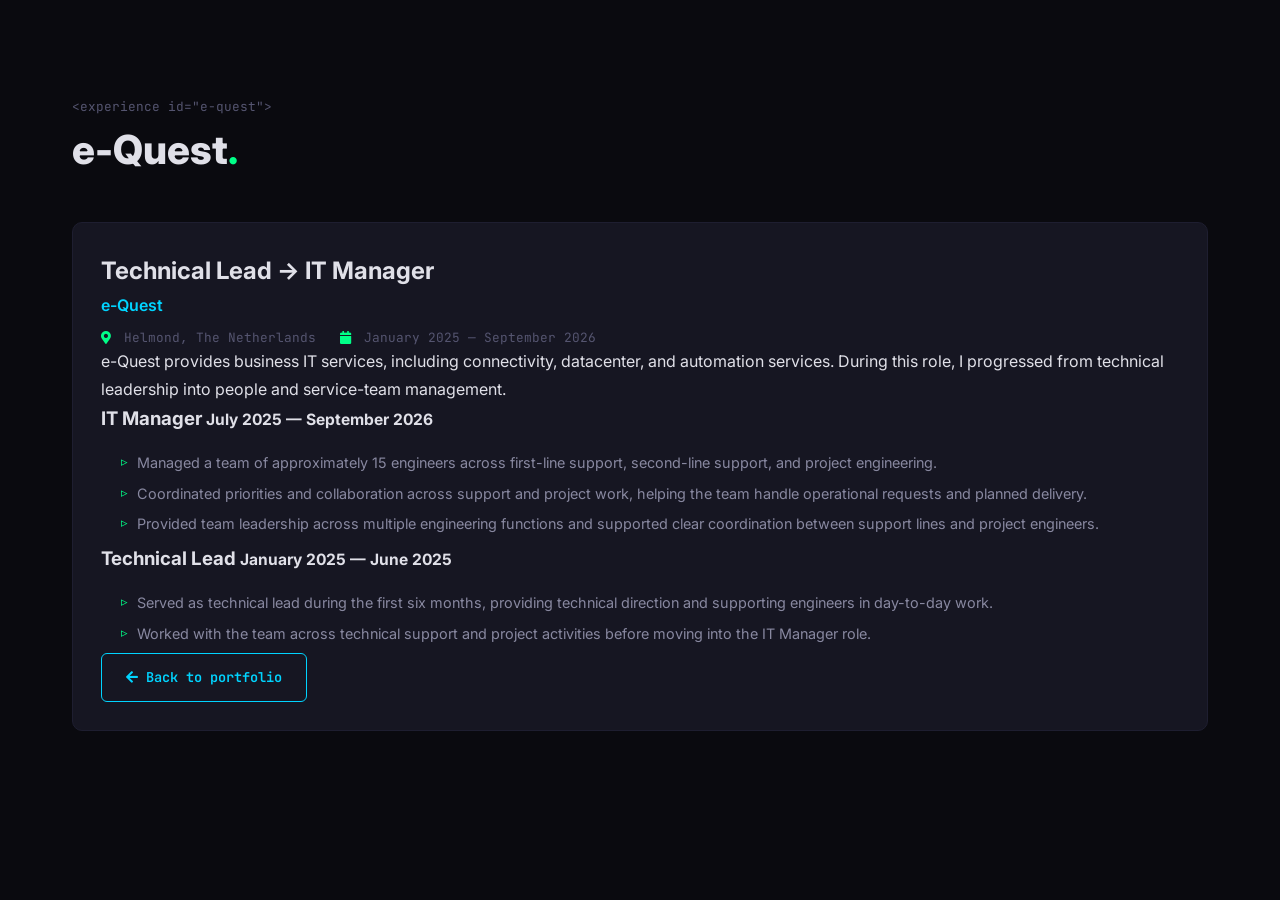
<file: experience/e-quest.html>
<!DOCTYPE html>
<html lang="en">
<head>
  <meta charset="utf-8">
  <meta name="viewport" content="width=device-width, initial-scale=1">
  <meta name="description" content="Karam Ajaj's experience as Technical Lead and IT Manager at e-Quest in Helmond, Netherlands, from January 2025 to September 2026.">
  <title>e-Quest — Karam Ajaj</title>
  <link rel="stylesheet" href="../css/main.css">
  <link rel="preconnect" href="https://fonts.googleapis.com">
  <link rel="preconnect" href="https://fonts.gstatic.com" crossorigin>
  <link href="https://fonts.googleapis.com/css2?family=JetBrains+Mono:wght@300;400;500;600;700&family=Inter:wght@300;400;500;600;700;800;900&display=swap" rel="stylesheet">
  <link href="https://cdnjs.cloudflare.com/ajax/libs/font-awesome/5.10.2/css/all.min.css" rel="stylesheet" crossorigin="anonymous">
</head>
<body>
  <main class="section">
    <div class="container">
      <div class="section-header">
        <span class="section-tag">&lt;experience id="e-quest"&gt;</span>
        <h1 class="section-title">e-Quest<span class="accent">.</span></h1>
      </div>
      <article class="timeline-content">
        <div class="timeline-header-box">
          <h2>Technical Lead → IT Manager</h2>
          <a href="https://e-quest.nl/" target="_blank" rel="noopener" class="company-link">e-Quest</a>
          <div class="timeline-meta">
            <span><i class="fas fa-map-marker-alt"></i> Helmond, The Netherlands</span>
            <span><i class="fas fa-calendar"></i> January 2025 — September 2026</span>
          </div>
        </div>
        <p>e-Quest provides business IT services, including connectivity, datacenter, and automation services. During this role, I progressed from technical leadership into people and service-team management.</p>

        <h3>IT Manager <small>July 2025 — September 2026</small></h3>
        <ul class="timeline-details">
          <li>Managed a team of approximately 15 engineers across first-line support, second-line support, and project engineering.</li>
          <li>Coordinated priorities and collaboration across support and project work, helping the team handle operational requests and planned delivery.</li>
          <li>Provided team leadership across multiple engineering functions and supported clear coordination between support lines and project engineers.</li>
        </ul>

        <h3>Technical Lead <small>January 2025 — June 2025</small></h3>
        <ul class="timeline-details">
          <li>Served as technical lead during the first six months, providing technical direction and supporting engineers in day-to-day work.</li>
          <li>Worked with the team across technical support and project activities before moving into the IT Manager role.</li>
        </ul>

        <p><a class="btn btn-outline" href="../index.html#experience"><i class="fas fa-arrow-left"></i> Back to portfolio</a></p>
      </article>
    </div>
  </main>
</body>
</html>
</file>
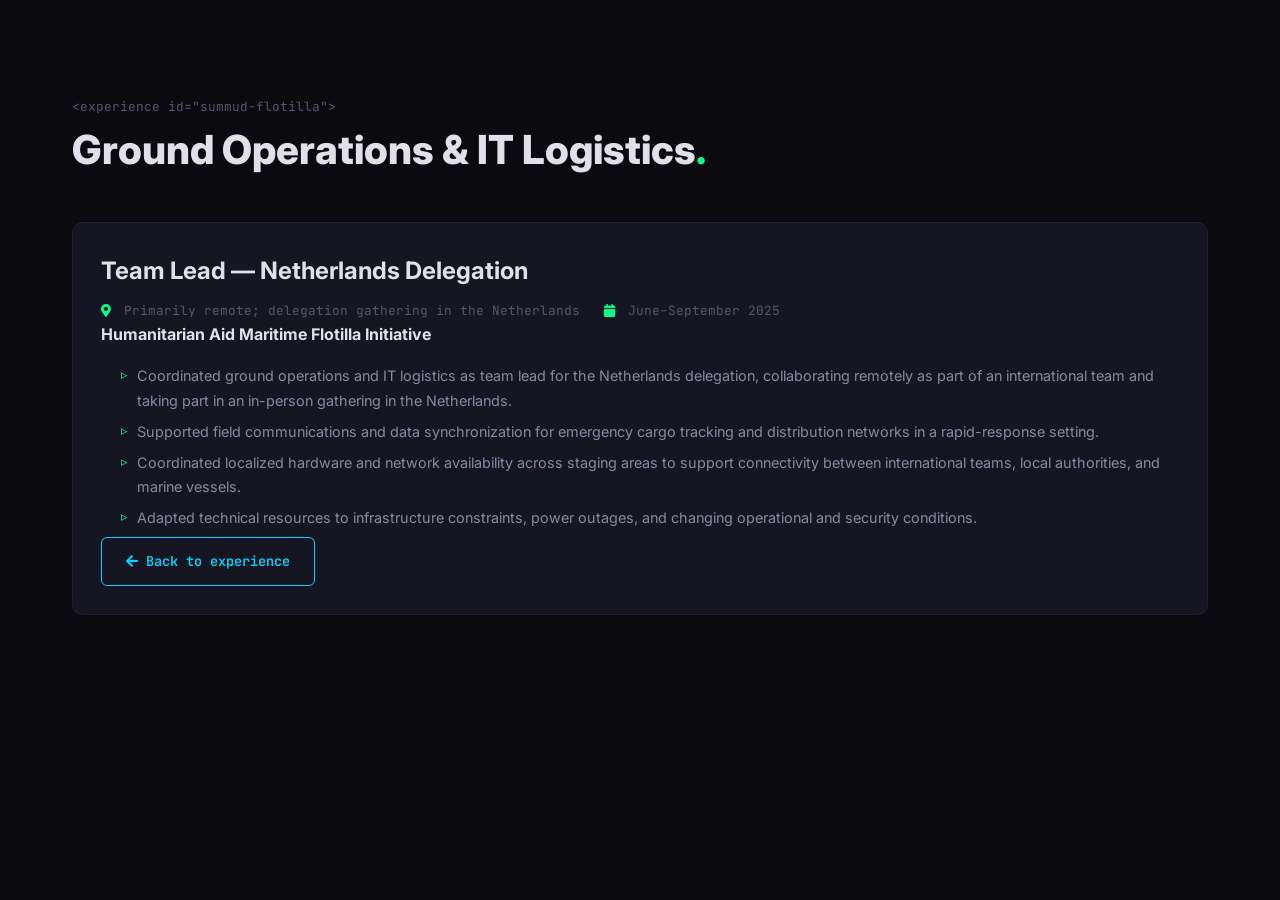
<file: experience/summud-flotilla.html>
<!DOCTYPE html>
<html lang="en">
<head>
  <meta charset="utf-8">
  <meta name="viewport" content="width=device-width, initial-scale=1">
  <meta name="description" content="Ground Operations & IT Logistics Team Lead for the Netherlands delegation of the Humanitarian Aid Maritime Flotilla Initiative, June–September 2025.">
  <title>Summud Flotilla — Karam Ajaj</title>
  <link rel="stylesheet" href="../css/main.css">
  <link rel="preconnect" href="https://fonts.googleapis.com">
  <link rel="preconnect" href="https://fonts.gstatic.com" crossorigin>
  <link href="https://fonts.googleapis.com/css2?family=JetBrains+Mono:wght@300;400;500;600;700&family=Inter:wght@300;400;500;600;700;800;900&display=swap" rel="stylesheet">
  <link href="https://cdnjs.cloudflare.com/ajax/libs/font-awesome/5.10.2/css/all.min.css" rel="stylesheet" crossorigin="anonymous">
</head>
<body>
  <main class="section">
    <div class="container">
      <div class="section-header">
        <span class="section-tag">&lt;experience id="summud-flotilla"&gt;</span>
        <h1 class="section-title">Ground Operations &amp; IT Logistics<span class="accent">.</span></h1>
      </div>
      <article class="timeline-content">
        <div class="timeline-header-box">
          <h2>Team Lead — Netherlands Delegation</h2>
          <div class="timeline-meta">
            <span><i class="fas fa-map-marker-alt"></i> Primarily remote; delegation gathering in the Netherlands</span>
            <span><i class="fas fa-calendar"></i> June–September 2025</span>
          </div>
        </div>
        <p><strong>Humanitarian Aid Maritime Flotilla Initiative</strong></p>
        <ul class="timeline-details">
          <li>Coordinated ground operations and IT logistics as team lead for the Netherlands delegation, collaborating remotely as part of an international team and taking part in an in-person gathering in the Netherlands.</li>
          <li>Supported field communications and data synchronization for emergency cargo tracking and distribution networks in a rapid-response setting.</li>
          <li>Coordinated localized hardware and network availability across staging areas to support connectivity between international teams, local authorities, and marine vessels.</li>
          <li>Adapted technical resources to infrastructure constraints, power outages, and changing operational and security conditions.</li>
        </ul>
        <p><a class="btn btn-outline" href="../index.html#experience"><i class="fas fa-arrow-left"></i> Back to experience</a></p>
      </article>
    </div>
  </main>
</body>
</html>
</file>
<file: css/main.css>
/* ========================================
   KARAM AJAJ — Portfolio
   Dark Theme / Terminal Aesthetic
   ======================================== */

/* --- CSS Variables --- */
:root {
    --bg-primary: #0a0a0f;
    --bg-secondary: #12121a;
    --bg-card: #161622;
    --bg-card-hover: #1c1c2e;
    --border-color: #1e1e30;
    --border-glow: #00ff8844;

    --text-primary: #e0e0e8;
    --text-secondary: #8888a0;
    --text-muted: #555570;

    --accent-green: #00ff88;
    --accent-cyan: #00d4ff;
    --accent-purple: #bd93f9;
    --accent-orange: #ffb86c;
    --accent-pink: #ff79c6;
    --accent-red: #ff5555;
    --accent-yellow: #f1fa8c;

    --font-mono: 'JetBrains Mono', 'Fira Code', 'Consolas', monospace;
    --font-sans: 'Inter', -apple-system, BlinkMacSystemFont, 'Segoe UI', sans-serif;

    --nav-height: 60px;
    --container-max: 1200px;
    --radius: 10px;
    --radius-sm: 6px;

    --transition: 0.3s cubic-bezier(0.4, 0, 0.2, 1);
    --transition-slow: 0.6s cubic-bezier(0.4, 0, 0.2, 1);
}

/* --- Reset & Base --- */
*, *::before, *::after { box-sizing: border-box; margin: 0; padding: 0; }

html {
    scroll-behavior: smooth;
    scroll-padding-top: var(--nav-height);
    font-size: 16px;
}

body {
    font-family: var(--font-sans);
    background: var(--bg-primary);
    color: var(--text-primary);
    line-height: 1.7;
    overflow-x: hidden;
    -webkit-font-smoothing: antialiased;
}

a { color: var(--accent-cyan); text-decoration: none; transition: color var(--transition); }
a:hover { color: var(--accent-green); }
img { max-width: 100%; display: block; }
ul { list-style: none; }

::selection { background: var(--accent-green); color: var(--bg-primary); }

/* --- Matrix Canvas --- */
#matrix-bg {
    position: fixed;
    top: 0; left: 0;
    width: 100%; height: 100%;
    z-index: 0;
    opacity: 0.06;
    pointer-events: none;
}

/* --- Container --- */
.container {
    max-width: var(--container-max);
    margin: 0 auto;
    padding: 0 2rem;
}

/* ========================================
   NAVIGATION
   ======================================== */
#navbar {
    position: fixed;
    top: 0; left: 0; right: 0;
    height: var(--nav-height);
    background: rgba(10, 10, 15, 0.85);
    backdrop-filter: blur(20px);
    -webkit-backdrop-filter: blur(20px);
    border-bottom: 1px solid var(--border-color);
    display: flex;
    align-items: center;
    justify-content: space-between;
    padding: 0 2rem;
    z-index: 1000;
    transition: background var(--transition);
}

#navbar.scrolled {
    background: rgba(10, 10, 15, 0.95);
    border-bottom-color: var(--accent-green);
    box-shadow: 0 2px 30px rgba(0, 255, 136, 0.05);
}

.nav-brand { display: flex; align-items: center; }
.nav-logo {
    font-family: var(--font-mono);
    font-size: 1.25rem;
    font-weight: 700;
    color: var(--accent-green);
    letter-spacing: -0.5px;
}

.nav-links {
    display: flex;
    gap: 0.25rem;
    align-items: center;
}

.nav-links .nav-link {
    font-family: var(--font-mono);
    font-size: 0.8rem;
    color: var(--text-secondary);
    padding: 0.4rem 0.75rem;
    border-radius: var(--radius-sm);
    transition: all var(--transition);
    white-space: nowrap;
}

.nav-links .nav-link:hover {
    color: var(--accent-green);
    background: rgba(0, 255, 136, 0.06);
}

.nav-links .nav-link.active {
    color: var(--accent-green);
    background: rgba(0, 255, 136, 0.1);
}

/* Mobile nav toggle */
.nav-toggle {
    display: none;
    flex-direction: column;
    gap: 5px;
    background: none;
    border: none;
    cursor: pointer;
    padding: 5px;
    z-index: 1001;
}

.nav-toggle span {
    display: block;
    width: 24px;
    height: 2px;
    background: var(--text-primary);
    transition: all var(--transition);
    border-radius: 2px;
}

.nav-toggle.active span:nth-child(1) { transform: rotate(45deg) translate(5px, 5px); }
.nav-toggle.active span:nth-child(2) { opacity: 0; }
.nav-toggle.active span:nth-child(3) { transform: rotate(-45deg) translate(5px, -5px); }

/* ========================================
   SECTIONS COMMON
   ======================================== */
.section {
    position: relative;
    padding: 6rem 0;
    z-index: 1;
}

.section-header {
    margin-bottom: 3rem;
}

.section-tag {
    display: block;
    font-family: var(--font-mono);
    font-size: 0.8rem;
    color: var(--text-muted);
    margin-bottom: 0.5rem;
}

.section-tag-close {
    margin-top: 3rem;
    margin-bottom: 0;
}

.section-title {
    font-family: var(--font-sans);
    font-size: 2.5rem;
    font-weight: 800;
    color: var(--text-primary);
    line-height: 1.2;
}

.section-title .accent { color: var(--accent-green); }

/* ========================================
   HERO
   ======================================== */
.hero-section {
    min-height: 100vh;
    display: flex;
    align-items: center;
    justify-content: center;
    padding-top: var(--nav-height);
}

.hero-content {
    display: grid;
    grid-template-columns: 1fr 1fr;
    gap: 4rem;
    align-items: center;
    max-width: var(--container-max);
    padding: 0 2rem;
    width: 100%;
}

/* Terminal Window */
.terminal-window {
    background: var(--bg-secondary);
    border: 1px solid var(--border-color);
    border-radius: var(--radius);
    overflow: hidden;
    box-shadow: 0 20px 60px rgba(0, 0, 0, 0.5);
}

.terminal-header {
    display: flex;
    align-items: center;
    gap: 0.75rem;
    padding: 0.75rem 1rem;
    background: rgba(255, 255, 255, 0.03);
    border-bottom: 1px solid var(--border-color);
}

.terminal-dots { display: flex; gap: 6px; }
.dot { width: 12px; height: 12px; border-radius: 50%; }
.dot.red { background: #ff5f57; }
.dot.yellow { background: #febc2e; }
.dot.green { background: #28c840; }

.terminal-title {
    font-family: var(--font-mono);
    font-size: 0.75rem;
    color: var(--text-muted);
    margin-left: auto;
}

.terminal-body {
    padding: 1.5rem;
    font-family: var(--font-mono);
    font-size: 0.9rem;
    line-height: 2;
}

.terminal-line {
    display: flex;
    gap: 0.75rem;
    align-items: baseline;
}

.terminal-line.output { padding-left: 1.5rem; }

.prompt { color: var(--accent-green); font-weight: 700; }
.command { color: var(--accent-cyan); }
.code-comment { color: var(--text-muted); font-style: italic; }

.typed-text { color: var(--accent-orange); font-weight: 600; }

.cursor, .cursor-role {
    display: inline-block;
    color: var(--accent-green);
    font-weight: 300;
}
.blink { animation: blink 1s step-end infinite; }
@keyframes blink { 50% { opacity: 0; } }

/* Hero Info */
.hero-info { display: flex; flex-direction: column; gap: 1.5rem; }

.glitch-text {
    font-family: var(--font-sans);
    font-size: 3.5rem;
    font-weight: 900;
    color: var(--text-primary);
    position: relative;
    letter-spacing: -1px;
}

.glitch-text::before,
.glitch-text::after {
    content: attr(data-text);
    position: absolute;
    top: 0; left: 0;
    width: 100%; height: 100%;
    opacity: 0;
}

.glitch-text:hover::before {
    animation: glitch-1 0.3s linear;
    color: var(--accent-cyan);
    opacity: 0.8;
    z-index: -1;
}

.glitch-text:hover::after {
    animation: glitch-2 0.3s linear;
    color: var(--accent-pink);
    opacity: 0.8;
    z-index: -2;
}

@keyframes glitch-1 {
    0%   { clip-path: inset(20% 0 60% 0); transform: translate(-3px, 2px); }
    25%  { clip-path: inset(50% 0 10% 0); transform: translate(3px, -1px); }
    50%  { clip-path: inset(10% 0 70% 0); transform: translate(-2px, 3px); }
    75%  { clip-path: inset(60% 0 20% 0); transform: translate(2px, -2px); }
    100% { clip-path: inset(40% 0 30% 0); transform: translate(-1px, 1px); }
}

@keyframes glitch-2 {
    0%   { clip-path: inset(60% 0 10% 0); transform: translate(3px, -2px); }
    25%  { clip-path: inset(20% 0 50% 0); transform: translate(-3px, 1px); }
    50%  { clip-path: inset(70% 0 5% 0); transform: translate(2px, -3px); }
    75%  { clip-path: inset(10% 0 60% 0); transform: translate(-2px, 2px); }
    100% { clip-path: inset(30% 0 40% 0); transform: translate(1px, -1px); }
}

.hero-tagline {
    font-family: var(--font-mono);
    font-size: 1.1rem;
    display: flex;
    align-items: center;
    gap: 0.5rem;
}

.tag-bracket { color: var(--accent-purple); font-weight: 700; font-size: 1.3rem; }
.tag-role { color: var(--accent-cyan); }

.hero-description {
    color: var(--text-secondary);
    font-size: 1rem;
    line-height: 1.8;
    max-width: 500px;
}

.highlight { color: var(--accent-green); font-weight: 600; }

/* Buttons */
.hero-cta { display: flex; gap: 1rem; flex-wrap: wrap; }

.btn {
    display: inline-flex;
    align-items: center;
    gap: 0.5rem;
    padding: 0.75rem 1.5rem;
    border-radius: var(--radius-sm);
    font-family: var(--font-mono);
    font-size: 0.85rem;
    font-weight: 600;
    transition: all var(--transition);
    cursor: pointer;
    border: none;
    white-space: nowrap;
}

.btn-primary {
    background: var(--accent-green);
    color: var(--bg-primary);
}

.btn-primary:hover {
    background: #00cc6e;
    color: var(--bg-primary);
    transform: translateY(-2px);
    box-shadow: 0 8px 25px rgba(0, 255, 136, 0.25);
}

.btn-outline {
    background: transparent;
    color: var(--accent-cyan);
    border: 1px solid var(--accent-cyan);
}

.btn-outline:hover {
    background: rgba(0, 212, 255, 0.1);
    color: var(--accent-cyan);
    transform: translateY(-2px);
}

/* Social */
.social-links { display: flex; gap: 1rem; }

.social-icon {
    display: flex;
    align-items: center;
    justify-content: center;
    width: 40px; height: 40px;
    border-radius: var(--radius-sm);
    border: 1px solid var(--border-color);
    color: var(--text-secondary);
    transition: all var(--transition);
    font-size: 1rem;
}

.social-icon:hover {
    border-color: var(--accent-green);
    color: var(--accent-green);
    background: rgba(0, 255, 136, 0.06);
    transform: translateY(-3px);
}

/* Scroll indicator */
.scroll-indicator {
    position: absolute;
    bottom: 2rem;
    left: 50%;
    transform: translateX(-50%);
    display: flex;
    flex-direction: column;
    align-items: center;
    gap: 0.5rem;
    color: var(--text-muted);
    font-family: var(--font-mono);
    font-size: 0.7rem;
    text-transform: uppercase;
    letter-spacing: 2px;
    animation: float 2s ease-in-out infinite;
}

.scroll-arrow {
    width: 20px; height: 20px;
    border-right: 2px solid var(--accent-green);
    border-bottom: 2px solid var(--accent-green);
    transform: rotate(45deg);
    opacity: 0.5;
}

@keyframes float {
    0%, 100% { transform: translateX(-50%) translateY(0); }
    50% { transform: translateX(-50%) translateY(8px); }
}

/* ========================================
   ABOUT
   ======================================== */
.about-grid {
    display: grid;
    grid-template-columns: 1fr 1.2fr;
    gap: 4rem;
    align-items: start;
}

.about-image { display: flex; flex-direction: column; gap: 2rem; }

.image-frame {
    position: relative;
    max-width: 300px;
}

.profile-img {
    border-radius: var(--radius);
    filter: grayscale(20%) contrast(1.05);
    transition: filter var(--transition);
}

.profile-img:hover { filter: grayscale(0%) contrast(1); }

.image-border {
    position: absolute;
    top: 12px; left: 12px;
    width: 100%; height: 100%;
    border: 2px solid var(--accent-green);
    border-radius: var(--radius);
    z-index: -1;
    transition: all var(--transition);
}

.image-frame:hover .image-border {
    top: 8px; left: 8px;
}

/* Stats */
.about-stats {
    display: grid;
    grid-template-columns: repeat(3, 1fr);
    gap: 1rem;
}

.stat-item {
    text-align: center;
    padding: 1rem 0.5rem;
    background: var(--bg-card);
    border-radius: var(--radius-sm);
    border: 1px solid var(--border-color);
}

.stat-number {
    display: block;
    font-family: var(--font-mono);
    font-size: 2rem;
    font-weight: 700;
    color: var(--accent-green);
    line-height: 1;
}

.stat-suffix {
    font-family: var(--font-mono);
    font-size: 1.2rem;
    color: var(--accent-green);
}

.stat-label {
    display: block;
    font-size: 0.75rem;
    color: var(--text-muted);
    margin-top: 0.25rem;
    font-family: var(--font-mono);
    text-transform: uppercase;
    letter-spacing: 1px;
}

/* Code block */
.code-block {
    background: var(--bg-secondary);
    border: 1px solid var(--border-color);
    border-radius: var(--radius);
    overflow: hidden;
}

.code-header {
    display: flex;
    align-items: center;
    gap: 6px;
    padding: 0.6rem 1rem;
    background: rgba(255, 255, 255, 0.02);
    border-bottom: 1px solid var(--border-color);
}

.code-dot { width: 10px; height: 10px; border-radius: 50%; }
.red-sm { background: #ff5f57; }
.yellow-sm { background: #febc2e; }
.green-sm { background: #28c840; }

.code-filename {
    font-family: var(--font-mono);
    font-size: 0.75rem;
    color: var(--text-muted);
    margin-left: auto;
}

.code-body {
    padding: 1.25rem;
    font-family: var(--font-mono);
    font-size: 0.82rem;
    line-height: 1.8;
    overflow-x: auto;
    margin: 0;
}

.code-body code { font-family: inherit; }

.yaml-key { color: var(--accent-cyan); font-weight: 600; }
.yaml-string { color: var(--accent-orange); }
.yaml-value { color: var(--text-primary); }
.yaml-dash { color: var(--accent-purple); font-weight: 700; }

/* ========================================
   EXPERIENCE / TIMELINE
   ======================================== */
.timeline {
    position: relative;
    padding-left: 3rem;
}

.timeline::before {
    content: '';
    position: absolute;
    left: 0;
    top: 0;
    bottom: 0;
    width: 2px;
    background: linear-gradient(
        to bottom,
        var(--accent-green),
        var(--accent-cyan),
        var(--accent-purple),
        var(--border-color)
    );
}

.timeline-item {
    position: relative;
    margin-bottom: 3rem;
}

.timeline-item::before {
    content: attr(data-year);
    position: absolute;
    left: -3rem;
    top: 0;
    transform: translateX(-100%);
    font-family: var(--font-mono);
    font-size: 0.7rem;
    color: var(--text-muted);
    white-space: nowrap;
    padding-right: 1.5rem;
}

.timeline-marker {
    position: absolute;
    left: -3rem;
    top: 0.3rem;
    transform: translateX(-50%);
    width: 32px; height: 32px;
    background: var(--bg-primary);
    border: 2px solid var(--accent-green);
    border-radius: 50%;
    display: flex;
    align-items: center;
    justify-content: center;
    color: var(--accent-green);
    font-size: 0.75rem;
    z-index: 2;
}

.timeline-content {
    background: var(--bg-card);
    border: 1px solid var(--border-color);
    border-radius: var(--radius);
    padding: 1.75rem;
    transition: all var(--transition);
}

.timeline-content:hover {
    border-color: rgba(0, 255, 136, 0.2);
    box-shadow: 0 8px 30px rgba(0, 0, 0, 0.3);
}

.timeline-header-box h3 {
    font-size: 1.2rem;
    font-weight: 700;
    color: var(--text-primary);
    margin-bottom: 0.25rem;
}

.company-link {
    font-size: 1rem;
    font-weight: 600;
    color: var(--accent-cyan);
}

.timeline-meta {
    display: flex;
    gap: 1.5rem;
    margin-top: 0.5rem;
    font-size: 0.8rem;
    color: var(--text-muted);
    font-family: var(--font-mono);
    flex-wrap: wrap;
}

.timeline-meta i { margin-right: 0.3rem; color: var(--accent-green); }

.timeline-details {
    margin-top: 1rem;
    padding-left: 1.25rem;
}

.timeline-details li {
    position: relative;
    padding-left: 1rem;
    margin-bottom: 0.4rem;
    color: var(--text-secondary);
    font-size: 0.9rem;
    list-style: none;
}

.timeline-details li::before {
    content: '▹';
    position: absolute;
    left: 0;
    color: var(--accent-green);
    font-size: 0.8rem;
}

/* Tech tags */
.tech-tags {
    display: flex;
    flex-wrap: wrap;
    gap: 0.5rem;
    margin-top: 1rem;
}

.tech-tag {
    font-family: var(--font-mono);
    font-size: 0.7rem;
    padding: 0.25rem 0.6rem;
    border-radius: 3px;
    background: rgba(0, 255, 136, 0.06);
    color: var(--accent-green);
    border: 1px solid rgba(0, 255, 136, 0.15);
}

/* Client projects */
.client-projects {
    margin-top: 1.5rem;
    border-top: 1px solid var(--border-color);
    padding-top: 1.25rem;
}

.client-header {
    font-size: 0.9rem;
    font-weight: 600;
    color: var(--accent-purple);
    margin-bottom: 1rem;
}

.client-header i { margin-right: 0.5rem; }

.client-card {
    background: rgba(255, 255, 255, 0.02);
    border: 1px solid var(--border-color);
    border-radius: var(--radius-sm);
    padding: 1rem 1.25rem;
    margin-bottom: 0.75rem;
    transition: all var(--transition);
}

.client-card:hover {
    border-color: rgba(0, 212, 255, 0.2);
    background: rgba(0, 212, 255, 0.03);
}

.client-info {
    display: flex;
    justify-content: space-between;
    align-items: baseline;
    flex-wrap: wrap;
    gap: 0.5rem;
    margin-bottom: 0.4rem;
}

.client-info strong { color: var(--text-primary); font-size: 0.9rem; }

.client-date {
    font-family: var(--font-mono);
    font-size: 0.7rem;
    color: var(--text-muted);
}

.client-card p {
    font-size: 0.85rem;
    color: var(--text-secondary);
    line-height: 1.5;
}

/* ========================================
   EDUCATION
   ======================================== */
.education-grid {
    display: grid;
    grid-template-columns: repeat(auto-fit, minmax(300px, 1fr));
    gap: 1.5rem;
}

.edu-card {
    background: var(--bg-card);
    border: 1px solid var(--border-color);
    border-radius: var(--radius);
    padding: 2rem;
    text-align: center;
    transition: all var(--transition);
}

.edu-card:hover {
    border-color: rgba(0, 212, 255, 0.2);
    transform: translateY(-4px);
    box-shadow: 0 12px 40px rgba(0, 0, 0, 0.3);
}

.edu-icon {
    width: 56px; height: 56px;
    border-radius: 50%;
    background: rgba(0, 212, 255, 0.1);
    border: 1px solid rgba(0, 212, 255, 0.2);
    display: flex;
    align-items: center;
    justify-content: center;
    margin: 0 auto 1.25rem;
    color: var(--accent-cyan);
    font-size: 1.3rem;
}

.edu-card h3 {
    font-size: 1.1rem;
    font-weight: 700;
    color: var(--text-primary);
    margin-bottom: 0.3rem;
}

.edu-degree {
    font-family: var(--font-mono);
    font-size: 0.8rem;
    color: var(--accent-green);
    display: block;
    margin-bottom: 0.3rem;
}

.edu-field {
    font-size: 0.9rem;
    color: var(--text-secondary);
    margin-bottom: 1rem;
}

.edu-meta {
    display: flex;
    justify-content: center;
    gap: 1.5rem;
    font-size: 0.75rem;
    color: var(--text-muted);
    font-family: var(--font-mono);
    flex-wrap: wrap;
}

.edu-meta i { color: var(--accent-green); margin-right: 0.25rem; }

/* ========================================
   SKILLS
   ======================================== */
.skills-grid {
    display: grid;
    grid-template-columns: repeat(2, 1fr);
    gap: 2rem;
}

.skill-category {
    background: var(--bg-card);
    border: 1px solid var(--border-color);
    border-radius: var(--radius);
    padding: 1.75rem;
}

.skill-category-header {
    display: flex;
    align-items: center;
    gap: 0.75rem;
    margin-bottom: 1.25rem;
    color: var(--accent-cyan);
}

.skill-category-header i { font-size: 1.2rem; }

.skill-category-header h3 {
    font-size: 1rem;
    font-weight: 700;
    color: var(--text-primary);
}

.skill-item {
    margin-bottom: 0.75rem;
}

.skill-name {
    display: block;
    font-size: 0.82rem;
    color: var(--text-secondary);
    margin-bottom: 0.3rem;
    font-family: var(--font-mono);
}

.skill-bar {
    height: 6px;
    background: var(--bg-primary);
    border-radius: 3px;
    overflow: hidden;
}

.skill-fill {
    height: 100%;
    width: 0;
    border-radius: 3px;
    background: linear-gradient(90deg, var(--accent-green), var(--accent-cyan));
    transition: width 1.2s cubic-bezier(0.25, 0.46, 0.45, 0.94);
}

/* ========================================
   CREDENTIALS (unified certs + courses)
   ======================================== */

/* Filter Bar */
.credentials-filter {
    background: var(--bg-card);
    border: 1px solid var(--border-color);
    border-radius: var(--radius);
    padding: 1.25rem 1.5rem;
    margin-bottom: 1.25rem;
}

.filter-row {
    display: flex;
    align-items: center;
    gap: 0.75rem;
    padding: 0.5rem 0;
}

.filter-row + .filter-row {
    border-top: 1px solid rgba(255, 255, 255, 0.04);
}

.filter-label {
    font-family: var(--font-mono);
    font-size: 0.75rem;
    color: var(--accent-cyan);
    min-width: 55px;
    flex-shrink: 0;
}

.filter-group {
    display: flex;
    flex-wrap: wrap;
    gap: 0.4rem;
}

.filter-btn {
    display: inline-flex;
    align-items: center;
    gap: 0.35rem;
    padding: 0.3rem 0.65rem;
    font-family: var(--font-mono);
    font-size: 0.72rem;
    color: var(--text-muted);
    background: rgba(255, 255, 255, 0.03);
    border: 1px solid var(--border-color);
    border-radius: 4px;
    cursor: pointer;
    transition: all var(--transition);
    white-space: nowrap;
}

.filter-btn:hover {
    color: var(--text-primary);
    border-color: rgba(0, 255, 136, 0.3);
    background: rgba(0, 255, 136, 0.05);
}

.filter-btn.active {
    color: var(--bg-primary);
    background: var(--accent-green);
    border-color: var(--accent-green);
    font-weight: 600;
}

.filter-btn.active i { color: var(--bg-primary); }

.filter-btn i { font-size: 0.65rem; }

.filter-count {
    font-size: 0.6rem;
    opacity: 0.7;
}

.filter-btn.active .filter-count {
    opacity: 0.9;
}

/* Search */
.filter-search-wrap {
    position: relative;
    flex: 1;
    max-width: 320px;
}

.filter-search-wrap > i {
    position: absolute;
    left: 0.7rem;
    top: 50%;
    transform: translateY(-50%);
    color: var(--text-muted);
    font-size: 0.7rem;
    pointer-events: none;
}

.filter-search {
    width: 100%;
    padding: 0.4rem 0.7rem 0.4rem 2rem;
    font-family: var(--font-mono);
    font-size: 0.78rem;
    color: var(--text-primary);
    background: rgba(255, 255, 255, 0.03);
    border: 1px solid var(--border-color);
    border-radius: 4px;
    outline: none;
    transition: border-color var(--transition);
}

.filter-search::placeholder { color: var(--text-muted); }

.filter-search:focus {
    border-color: var(--accent-green);
    box-shadow: 0 0 0 2px rgba(0, 255, 136, 0.1);
}

/* Status Counter */
.credentials-status {
    font-family: var(--font-mono);
    font-size: 0.78rem;
    color: var(--text-muted);
    margin-bottom: 1rem;
    padding-left: 0.25rem;
}

.credentials-status span {
    color: var(--accent-green);
    font-weight: 700;
}

/* Credentials Grid */
.credentials-grid {
    display: grid;
    grid-template-columns: repeat(auto-fill, minmax(300px, 1fr));
    gap: 0.6rem;
}

/* Credential Card */
.credential-card {
    display: flex;
    align-items: center;
    gap: 0.75rem;
    padding: 0.7rem 1rem;
    background: var(--bg-card);
    border: 1px solid var(--border-color);
    border-radius: var(--radius-sm);
    transition: all 0.25s ease;
    text-decoration: none;
    overflow: hidden;
}

.credential-card:hover {
    border-color: rgba(0, 255, 136, 0.25);
    background: rgba(0, 255, 136, 0.03);
    transform: translateY(-1px);
}

.credential-card.hidden {
    display: none;
}

.credential-card.collapsed-hidden {
    display: none;
}

/* Credentials toggle button */
.credentials-toggle {
    display: flex;
    align-items: center;
    justify-content: center;
    gap: 0.5rem;
    margin: 1.5rem auto 0;
    padding: 0.7rem 2rem;
    background: transparent;
    border: 1px solid var(--border-color);
    border-radius: var(--radius-sm);
    color: var(--accent-green);
    font-family: var(--font-mono);
    font-size: 0.8rem;
    cursor: pointer;
    transition: all 0.3s ease;
    width: fit-content;
}

.credentials-toggle:hover {
    border-color: var(--accent-green);
    background: rgba(0, 255, 136, 0.05);
    box-shadow: 0 0 15px rgba(0, 255, 136, 0.1);
}

.credentials-toggle i {
    transition: transform 0.3s ease;
}

.credentials-toggle.expanded i {
    transform: rotate(180deg);
}

/* Left accent strip */
.credential-cert { border-left: 2px solid var(--accent-orange); }
.credential-course { border-left: 2px solid var(--accent-cyan); }

.credential-icon {
    width: 32px; height: 32px;
    border-radius: 6px;
    display: flex;
    align-items: center;
    justify-content: center;
    font-size: 0.8rem;
    flex-shrink: 0;
}

.credential-cert .credential-icon {
    background: rgba(255, 184, 108, 0.1);
    color: var(--accent-orange);
}

.credential-course .credential-icon {
    background: rgba(0, 212, 255, 0.1);
    color: var(--accent-cyan);
}

.credential-info {
    display: flex;
    flex-direction: column;
    gap: 0.15rem;
    min-width: 0;
}

.credential-name {
    font-size: 0.8rem;
    font-weight: 500;
    color: var(--text-primary);
    white-space: nowrap;
    overflow: hidden;
    text-overflow: ellipsis;
}

.credential-name i {
    font-size: 0.65rem;
    margin-right: 0.3rem;
}

.credential-cert .credential-name i { color: var(--accent-orange); }
.credential-course .credential-name i { color: var(--accent-cyan); }

.credential-meta {
    font-family: var(--font-mono);
    font-size: 0.65rem;
    color: var(--text-muted);
    white-space: nowrap;
    overflow: hidden;
    text-overflow: ellipsis;
}

/* Empty state */
.credentials-empty {
    text-align: center;
    padding: 3rem 1rem;
    color: var(--text-muted);
}

.credentials-empty i {
    font-size: 2rem;
    margin-bottom: 1rem;
    opacity: 0.3;
}

.credentials-empty p {
    font-family: var(--font-mono);
    font-size: 0.85rem;
}

/* ========================================
   BADGES
   ======================================== */
.badges-wrapper {
    background: var(--bg-card);
    border: 1px solid var(--border-color);
    border-radius: var(--radius);
    padding: 2rem;
}

.badges-container {
    display: grid;
    grid-template-columns: repeat(auto-fill, minmax(150px, 1fr));
    gap: 1rem;
    position: relative;
}

.badges-collapsed .badge-card:nth-child(n+13) {
    display: none;
}

.badges-toggle-btn {
    display: flex;
    align-items: center;
    justify-content: center;
    gap: 0.5rem;
    margin: 1.5rem auto 0;
    padding: 0.6rem 1.8rem;
    background: rgba(0, 212, 255, 0.08);
    border: 1px solid rgba(0, 212, 255, 0.3);
    border-radius: var(--radius-sm);
    color: var(--accent-cyan);
    font-family: var(--font-mono);
    font-size: 0.85rem;
    cursor: pointer;
    transition: all var(--transition);
}

.badges-toggle-btn:hover {
    background: rgba(0, 212, 255, 0.15);
    border-color: var(--accent-cyan);
    transform: translateY(-2px);
}

.badges-toggle-btn i {
    transition: transform 0.3s ease;
}

.badges-toggle-btn.expanded i {
    transform: rotate(180deg);
}

.badge-card {
    display: flex;
    flex-direction: column;
    align-items: center;
    justify-content: center;
    padding: 0.5rem;
    background: rgba(255, 255, 255, 0.02);
    border: 1px solid var(--border-color);
    border-radius: var(--radius-sm);
    transition: all var(--transition);
    text-align: center;
    overflow: hidden;
    min-height: 160px;
}

.badge-card:hover {
    border-color: rgba(0, 212, 255, 0.3);
    transform: translateY(-3px);
    box-shadow: 0 8px 25px rgba(0, 0, 0, 0.3);
}

.badge-card iframe {
    pointer-events: auto;
    border: none;
}

.badge-card img {
    width: 80px;
    height: 80px;
    object-fit: contain;
    margin-bottom: 0.5rem;
}

.badge-card span {
    font-size: 0.7rem;
    color: var(--text-muted);
    font-family: var(--font-mono);
    line-height: 1.3;
}

/* ========================================
   LANGUAGES
   ======================================== */
.languages-grid {
    display: grid;
    grid-template-columns: repeat(auto-fit, minmax(250px, 1fr));
    gap: 1.5rem;
}

.lang-card {
    background: var(--bg-card);
    border: 1px solid var(--border-color);
    border-radius: var(--radius);
    padding: 2rem;
    text-align: center;
    transition: all var(--transition);
}

.lang-card:hover {
    border-color: rgba(189, 147, 249, 0.2);
    transform: translateY(-3px);
}

.lang-flag { font-size: 2.5rem; margin-bottom: 0.75rem; }

.lang-card h3 {
    font-size: 1.1rem;
    font-weight: 700;
    color: var(--text-primary);
    margin-bottom: 0.3rem;
}

.lang-level {
    display: block;
    font-family: var(--font-mono);
    font-size: 0.75rem;
    color: var(--accent-purple);
    margin-bottom: 1rem;
}

.lang-bar {
    height: 6px;
    background: var(--bg-primary);
    border-radius: 3px;
    overflow: hidden;
}

.lang-fill {
    height: 100%;
    width: 0;
    border-radius: 3px;
    background: linear-gradient(90deg, var(--accent-purple), var(--accent-pink));
    transition: width 1.2s cubic-bezier(0.25, 0.46, 0.45, 0.94);
}

/* ========================================
   FOOTER
   ======================================== */
.footer {
    position: relative;
    z-index: 1;
    padding: 1rem 0;
    border-top: 1px solid var(--border-color);
    background: var(--bg-secondary);
}

.footer-content {
    display: flex;
    justify-content: space-between;
    align-items: center;
    margin-bottom: 0.5rem;
    flex-wrap: wrap;
    gap: 0.5rem;
}

.footer-brand p {
    font-size: 0.75rem;
    color: var(--text-muted);
    margin-top: 0.1rem;
}

.footer-links {
    display: flex;
    gap: 0.75rem;
}

.footer-links a {
    color: var(--text-muted);
    font-size: 0.95rem;
    transition: color var(--transition);
}

.footer-links a:hover { color: var(--accent-green); }

.footer-bottom {
    display: flex;
    justify-content: space-between;
    align-items: center;
    padding-top: 0.5rem;
    border-top: 1px solid var(--border-color);
    font-size: 0.7rem;
    color: var(--text-muted);
    flex-wrap: wrap;
    gap: 0.25rem;
}

.footer-bottom .code-comment {
    font-family: var(--font-mono);
    font-style: italic;
    color: var(--text-muted);
}

/* ========================================
   REVEAL ANIMATIONS
   ======================================== */
.reveal-up,
.reveal-left,
.reveal-right {
    opacity: 0;
    transition: opacity 0.8s ease, transform 0.8s ease;
}

.reveal-up    { transform: translateY(40px); }
.reveal-left  { transform: translateX(-40px); }
.reveal-right { transform: translateX(40px); }

.reveal-up.visible,
.reveal-left.visible,
.reveal-right.visible {
    opacity: 1;
    transform: translate(0);
}

/* ========================================
   RESPONSIVE
   ======================================== */
@media (max-width: 1024px) {
    .hero-content {
        grid-template-columns: 1fr;
        gap: 2.5rem;
        text-align: center;
    }

    .hero-info { align-items: center; }
    .hero-description { max-width: 100%; }
    .hero-cta { justify-content: center; }
    .social-links { justify-content: center; }

    .about-grid {
        grid-template-columns: 1fr;
        gap: 2.5rem;
    }

    .about-image { align-items: center; }

    .timeline-item::before { display: none; }

    .skills-grid { grid-template-columns: 1fr; }

    .glitch-text { font-size: 2.5rem; }
}

@media (max-width: 768px) {
    html { font-size: 15px; }

    .nav-toggle { display: flex; }

    .nav-links {
        position: fixed;
        top: var(--nav-height);
        left: 0; right: 0;
        background: rgba(10, 10, 15, 0.98);
        flex-direction: column;
        padding: 1.5rem 2rem;
        gap: 0.5rem;
        transform: translateY(-120%);
        transition: transform var(--transition);
        border-bottom: 1px solid var(--border-color);
    }

    .nav-links.open {
        transform: translateY(0);
    }

    .nav-links .nav-link {
        font-size: 0.9rem;
        padding: 0.6rem 1rem;
        width: 100%;
    }

    .section { padding: 4rem 0; }
    .section-title { font-size: 2rem; }

    .terminal-body { font-size: 0.78rem; padding: 1rem; }
    .glitch-text { font-size: 2rem; }

    .timeline { padding-left: 2rem; }
    .timeline-marker { left: -2rem; width: 26px; height: 26px; font-size: 0.65rem; }

    .education-grid { grid-template-columns: 1fr; }
    .credentials-grid { grid-template-columns: 1fr; }
    .filter-row { flex-direction: column; align-items: flex-start; gap: 0.5rem; }
    .filter-search-wrap { max-width: 100%; }
    .languages-grid { grid-template-columns: 1fr; }
    .badges-container { grid-template-columns: repeat(auto-fill, minmax(120px, 1fr)); }

    .footer-content { flex-direction: column; text-align: center; }
    .footer-bottom { flex-direction: column; text-align: center; }
}

@media (max-width: 480px) {
    #navbar { padding: 0 1rem; }
    .container { padding: 0 1rem; }
    .hero-content { padding: 0 1rem; }
    .about-stats { grid-template-columns: repeat(3, 1fr); gap: 0.5rem; }
    .stat-number { font-size: 1.5rem; }
    .timeline-content { padding: 1.25rem; }
}

/* ========================================
   DOWNLOAD CV BUTTON
   ======================================== */
.btn-download {
    background: rgba(189, 147, 249, 0.1);
    border: 1px solid rgba(189, 147, 249, 0.4);
    color: var(--accent-purple);
    padding: 0.7rem 1.6rem;
    border-radius: var(--radius-sm);
    font-family: var(--font-mono);
    font-size: 0.85rem;
    cursor: pointer;
    transition: all var(--transition);
    display: inline-flex;
    align-items: center;
    gap: 0.5rem;
    text-decoration: none;
}

.btn-download:hover {
    background: rgba(189, 147, 249, 0.2);
    border-color: var(--accent-purple);
    transform: translateY(-2px);
    box-shadow: 0 4px 20px rgba(189, 147, 249, 0.2);
    color: var(--accent-purple);
}

/* ========================================
   PRINT / PDF STYLES
   ======================================== */
@media print {
    * { color: #222 !important; background: #fff !important; box-shadow: none !important; text-shadow: none !important; border-color: #ddd !important; }
    body { font-size: 10pt; }
    #matrix-bg, #navbar, .scroll-indicator, .hero-cta, .social-links, .section-tag, .section-tag-close,
    #badges, #download-pdf, footer, .badges-toggle-btn, .cert-chevron { display: none !important; }
    .section { padding: 0.8rem 0; page-break-inside: avoid; }
    .container { max-width: 100%; padding: 0 1rem; }
    a { text-decoration: none !important; }
    .highlight, .accent { color: #0066cc !important; }
    .tech-tag { border: 1px solid #ccc !important; padding: 0.1rem 0.4rem; font-size: 8pt; }
    .timeline-item { break-inside: avoid; }
    .client-card { break-inside: avoid; border: 1px solid #ddd !important; }
    .hero { min-height: auto !important; padding: 1.5rem 0 !important; }
    .glitch-text { font-size: 24pt; }
    .hero-tagline { display: none; }
}

/* ========================================
   MOBILE PAGINATION (scroll-snap + unlock)
   ======================================== */
@media (max-width: 768px) {
    html.mobile-paginated,
    html.mobile-paginated body {
        overflow: hidden;
        height: 100vh;
        height: 100dvh;
    }

    html.mobile-paginated .page-snap-container {
        height: 100vh;
        height: 100dvh;
        overflow-y: scroll;
        scroll-snap-type: y mandatory;
        -webkit-overflow-scrolling: touch;
    }

    /* LOCKED: fixed height clips content */
    html.mobile-paginated .page-snap-container > section {
        scroll-snap-align: start;
        scroll-snap-stop: always;
        height: 100vh;
        height: 100dvh;
        overflow: hidden;
        position: relative;
        box-sizing: border-box;
    }

    /* UNLOCKED: same height, but inner-scrollable */
    html.mobile-paginated .page-snap-container > section.section-unlocked {
        overflow-y: auto;
        -webkit-overflow-scrolling: touch;
    }

    /* Footer doesn't need full height */
    html.mobile-paginated .page-snap-container > footer {
        scroll-snap-align: start;
        height: auto;
        min-height: 0;
    }

    /* ---- Fixed dive button (one instance, managed by JS) ---- */
    .section-dive-btn {
        position: fixed;
        bottom: 2rem;
        left: 50%;
        transform: translateX(-50%);
        z-index: 10001;
        display: none;               /* JS toggles to flex */
        align-items: center;
        gap: 0.4rem;
        padding: 0.45rem 1rem;
        background: rgba(10, 10, 15, 0.85);
        border: 1px solid rgba(0, 255, 136, 0.35);
        border-radius: 20px;
        color: var(--accent-green);
        font-family: var(--font-mono);
        font-size: 0.65rem;
        cursor: pointer;
        transition: all 0.3s ease;
        animation: pulse-dive 2s infinite;
        backdrop-filter: blur(6px);
        -webkit-backdrop-filter: blur(6px);
    }

    .section-dive-btn:active {
        background: rgba(0, 255, 136, 0.15);
        border-color: var(--accent-green);
    }

    .section-dive-btn i {
        font-size: 0.7rem;
        transition: transform 0.3s;
    }

    .section-dive-btn.unlocked i {
        transform: rotate(180deg);
    }

    /* ---- Fixed fade overlay (hints more content below) ---- */
    .section-fade-overlay {
        position: fixed;
        bottom: 3.2rem;
        left: 0;
        right: 0;
        height: 5rem;
        background: linear-gradient(transparent, var(--bg-primary));
        pointer-events: none;
        z-index: 10000;
        display: none;               /* JS toggles */
        transition: opacity 0.3s;
    }

    @keyframes pulse-dive {
        0%, 100% { box-shadow: 0 0 0 0 rgba(0, 255, 136, 0.2); }
        50% { box-shadow: 0 0 12px 2px rgba(0, 255, 136, 0.15); }
    }

    /* Mobile dot navigation */
    .mobile-page-dots {
        position: fixed;
        right: 0.4rem;
        top: 50%;
        transform: translateY(-50%);
        z-index: 10000;
        display: none;
        flex-direction: column;
        gap: 0.5rem;
    }

    html.mobile-paginated .mobile-page-dots {
        display: flex;
    }

    .mobile-dot {
        width: 8px;
        height: 8px;
        border-radius: 50%;
        border: 1.5px solid rgba(0, 255, 136, 0.35);
        background: transparent;
        cursor: pointer;
        transition: all 0.3s ease;
        padding: 0;
    }

    .mobile-dot.active {
        background: var(--accent-green);
        border-color: var(--accent-green);
        box-shadow: 0 0 8px rgba(0, 255, 136, 0.4);
        transform: scale(1.3);
    }

    /* Page counter */
    .mobile-page-counter {
        position: fixed;
        bottom: 0.7rem;
        left: 50%;
        transform: translateX(-50%);
        z-index: 10000;
        font-family: var(--font-mono);
        font-size: 0.6rem;
        color: rgba(0, 255, 136, 0.4);
        display: none;
    }

    html.mobile-paginated .mobile-page-counter {
        display: block;
    }

    .mobile-page-counter .mp-current {
        color: var(--accent-green);
        font-weight: 700;
    }
}

/* Hide mobile pagination elements on desktop */
@media (min-width: 769px) {
    .mobile-page-dots,
    .mobile-page-counter {
        display: none !important;
    }
    .section-dive-btn,
    .section-fade-overlay {
        display: none !important;
    }
}
</file>
<file: css/test1.css>
/* ========================================
   KARAM AJAJ — Portfolio
   Dark Theme / Terminal Aesthetic
   ======================================== */

/* --- CSS Variables --- */
:root {
    --bg-primary: #0a0a0f;
    --bg-secondary: #12121a;
    --bg-card: #161622;
    --bg-card-hover: #1c1c2e;
    --border-color: #1e1e30;
    --border-glow: #00ff8844;

    --text-primary: #e0e0e8;
    --text-secondary: #8888a0;
    --text-muted: #555570;

    --accent-green: #00ff88;
    --accent-cyan: #00d4ff;
    --accent-purple: #bd93f9;
    --accent-orange: #ffb86c;
    --accent-pink: #ff79c6;
    --accent-red: #ff5555;
    --accent-yellow: #f1fa8c;

    --font-mono: 'JetBrains Mono', 'Fira Code', 'Consolas', monospace;
    --font-sans: 'Inter', -apple-system, BlinkMacSystemFont, 'Segoe UI', sans-serif;

    --nav-height: 60px;
    --container-max: 1200px;
    --radius: 10px;
    --radius-sm: 6px;

    --transition: 0.3s cubic-bezier(0.4, 0, 0.2, 1);
    --transition-slow: 0.6s cubic-bezier(0.4, 0, 0.2, 1);
}

/* --- Reset & Base --- */
*, *::before, *::after { box-sizing: border-box; margin: 0; padding: 0; }

html {
    scroll-behavior: smooth;
    scroll-padding-top: var(--nav-height);
    font-size: 16px;
}

body {
    font-family: var(--font-sans);
    background: var(--bg-primary);
    color: var(--text-primary);
    line-height: 1.7;
    overflow-x: hidden;
    -webkit-font-smoothing: antialiased;
}

a { color: var(--accent-cyan); text-decoration: none; transition: color var(--transition); }
a:hover { color: var(--accent-green); }
img { max-width: 100%; display: block; }
ul { list-style: none; }

::selection { background: var(--accent-green); color: var(--bg-primary); }

/* --- Matrix Canvas --- */
#matrix-bg {
    position: fixed;
    top: 0; left: 0;
    width: 100%; height: 100%;
    z-index: 0;
    opacity: 0.06;
    pointer-events: none;
}

/* --- Container --- */
.container {
    max-width: var(--container-max);
    margin: 0 auto;
    padding: 0 2rem;
}

/* ========================================
   NAVIGATION
   ======================================== */
#navbar {
    position: fixed;
    top: 0; left: 0; right: 0;
    height: var(--nav-height);
    background: rgba(10, 10, 15, 0.85);
    backdrop-filter: blur(20px);
    -webkit-backdrop-filter: blur(20px);
    border-bottom: 1px solid var(--border-color);
    display: flex;
    align-items: center;
    justify-content: space-between;
    padding: 0 2rem;
    z-index: 1000;
    transition: background var(--transition);
}

#navbar.scrolled {
    background: rgba(10, 10, 15, 0.95);
    border-bottom-color: var(--accent-green);
    box-shadow: 0 2px 30px rgba(0, 255, 136, 0.05);
}

.nav-brand { display: flex; align-items: center; }
.nav-logo {
    font-family: var(--font-mono);
    font-size: 1.25rem;
    font-weight: 700;
    color: var(--accent-green);
    letter-spacing: -0.5px;
}

.nav-links {
    display: flex;
    gap: 0.25rem;
    align-items: center;
}

.nav-links .nav-link {
    font-family: var(--font-mono);
    font-size: 0.8rem;
    color: var(--text-secondary);
    padding: 0.4rem 0.75rem;
    border-radius: var(--radius-sm);
    transition: all var(--transition);
    white-space: nowrap;
}

.nav-links .nav-link:hover {
    color: var(--accent-green);
    background: rgba(0, 255, 136, 0.06);
}

.nav-links .nav-link.active {
    color: var(--accent-green);
    background: rgba(0, 255, 136, 0.1);
}

/* Mobile nav toggle */
.nav-toggle {
    display: none;
    flex-direction: column;
    gap: 5px;
    background: none;
    border: none;
    cursor: pointer;
    padding: 5px;
    z-index: 1001;
}

.nav-toggle span {
    display: block;
    width: 24px;
    height: 2px;
    background: var(--text-primary);
    transition: all var(--transition);
    border-radius: 2px;
}

.nav-toggle.active span:nth-child(1) { transform: rotate(45deg) translate(5px, 5px); }
.nav-toggle.active span:nth-child(2) { opacity: 0; }
.nav-toggle.active span:nth-child(3) { transform: rotate(-45deg) translate(5px, -5px); }

/* ========================================
   SECTIONS COMMON
   ======================================== */
.section {
    position: relative;
    padding: 6rem 0;
    z-index: 1;
}

.section-header {
    margin-bottom: 3rem;
}

.section-tag {
    display: block;
    font-family: var(--font-mono);
    font-size: 0.8rem;
    color: var(--text-muted);
    margin-bottom: 0.5rem;
}

.section-tag-close {
    margin-top: 3rem;
    margin-bottom: 0;
}

.section-title {
    font-family: var(--font-sans);
    font-size: 2.5rem;
    font-weight: 800;
    color: var(--text-primary);
    line-height: 1.2;
}

.section-title .accent { color: var(--accent-green); }

/* ========================================
   HERO
   ======================================== */
.hero-section {
    min-height: 100vh;
    display: flex;
    align-items: center;
    justify-content: center;
    padding-top: var(--nav-height);
}

.hero-content {
    display: grid;
    grid-template-columns: 1fr 1fr;
    gap: 4rem;
    align-items: center;
    max-width: var(--container-max);
    padding: 0 2rem;
    width: 100%;
}

/* Terminal Window */
.terminal-window {
    background: var(--bg-secondary);
    border: 1px solid var(--border-color);
    border-radius: var(--radius);
    overflow: hidden;
    box-shadow: 0 20px 60px rgba(0, 0, 0, 0.5);
}

.terminal-header {
    display: flex;
    align-items: center;
    gap: 0.75rem;
    padding: 0.75rem 1rem;
    background: rgba(255, 255, 255, 0.03);
    border-bottom: 1px solid var(--border-color);
}

.terminal-dots { display: flex; gap: 6px; }
.dot { width: 12px; height: 12px; border-radius: 50%; }
.dot.red { background: #ff5f57; }
.dot.yellow { background: #febc2e; }
.dot.green { background: #28c840; }

.terminal-title {
    font-family: var(--font-mono);
    font-size: 0.75rem;
    color: var(--text-muted);
    margin-left: auto;
}

.terminal-body {
    padding: 1.5rem;
    font-family: var(--font-mono);
    font-size: 0.9rem;
    line-height: 2;
}

.terminal-line {
    display: flex;
    gap: 0.75rem;
    align-items: baseline;
}

.terminal-line.output { padding-left: 1.5rem; }

.prompt { color: var(--accent-green); font-weight: 700; }
.command { color: var(--accent-cyan); }
.code-comment { color: var(--text-muted); font-style: italic; }

.typed-text { color: var(--accent-orange); font-weight: 600; }

.cursor, .cursor-role {
    display: inline-block;
    color: var(--accent-green);
    font-weight: 300;
}
.blink { animation: blink 1s step-end infinite; }
@keyframes blink { 50% { opacity: 0; } }

/* Hero Info */
.hero-info { display: flex; flex-direction: column; gap: 1.5rem; }

.glitch-text {
    font-family: var(--font-sans);
    font-size: 3.5rem;
    font-weight: 900;
    color: var(--text-primary);
    position: relative;
    letter-spacing: -1px;
}

.glitch-text::before,
.glitch-text::after {
    content: attr(data-text);
    position: absolute;
    top: 0; left: 0;
    width: 100%; height: 100%;
    opacity: 0;
}

.glitch-text:hover::before {
    animation: glitch-1 0.3s linear;
    color: var(--accent-cyan);
    opacity: 0.8;
    z-index: -1;
}

.glitch-text:hover::after {
    animation: glitch-2 0.3s linear;
    color: var(--accent-pink);
    opacity: 0.8;
    z-index: -2;
}

@keyframes glitch-1 {
    0%   { clip-path: inset(20% 0 60% 0); transform: translate(-3px, 2px); }
    25%  { clip-path: inset(50% 0 10% 0); transform: translate(3px, -1px); }
    50%  { clip-path: inset(10% 0 70% 0); transform: translate(-2px, 3px); }
    75%  { clip-path: inset(60% 0 20% 0); transform: translate(2px, -2px); }
    100% { clip-path: inset(40% 0 30% 0); transform: translate(-1px, 1px); }
}

@keyframes glitch-2 {
    0%   { clip-path: inset(60% 0 10% 0); transform: translate(3px, -2px); }
    25%  { clip-path: inset(20% 0 50% 0); transform: translate(-3px, 1px); }
    50%  { clip-path: inset(70% 0 5% 0); transform: translate(2px, -3px); }
    75%  { clip-path: inset(10% 0 60% 0); transform: translate(-2px, 2px); }
    100% { clip-path: inset(30% 0 40% 0); transform: translate(1px, -1px); }
}

.hero-tagline {
    font-family: var(--font-mono);
    font-size: 1.1rem;
    display: flex;
    align-items: center;
    gap: 0.5rem;
}

.tag-bracket { color: var(--accent-purple); font-weight: 700; font-size: 1.3rem; }
.tag-role { color: var(--accent-cyan); }

.hero-description {
    color: var(--text-secondary);
    font-size: 1rem;
    line-height: 1.8;
    max-width: 500px;
}

.highlight { color: var(--accent-green); font-weight: 600; }

/* Buttons */
.hero-cta { display: flex; gap: 1rem; flex-wrap: wrap; }

.btn {
    display: inline-flex;
    align-items: center;
    gap: 0.5rem;
    padding: 0.75rem 1.5rem;
    border-radius: var(--radius-sm);
    font-family: var(--font-mono);
    font-size: 0.85rem;
    font-weight: 600;
    transition: all var(--transition);
    cursor: pointer;
    border: none;
    white-space: nowrap;
}

.btn-primary {
    background: var(--accent-green);
    color: var(--bg-primary);
}

.btn-primary:hover {
    background: #00cc6e;
    color: var(--bg-primary);
    transform: translateY(-2px);
    box-shadow: 0 8px 25px rgba(0, 255, 136, 0.25);
}

.btn-outline {
    background: transparent;
    color: var(--accent-cyan);
    border: 1px solid var(--accent-cyan);
}

.btn-outline:hover {
    background: rgba(0, 212, 255, 0.1);
    color: var(--accent-cyan);
    transform: translateY(-2px);
}

/* Social */
.social-links { display: flex; gap: 1rem; }

.social-icon {
    display: flex;
    align-items: center;
    justify-content: center;
    width: 40px; height: 40px;
    border-radius: var(--radius-sm);
    border: 1px solid var(--border-color);
    color: var(--text-secondary);
    transition: all var(--transition);
    font-size: 1rem;
}

.social-icon:hover {
    border-color: var(--accent-green);
    color: var(--accent-green);
    background: rgba(0, 255, 136, 0.06);
    transform: translateY(-3px);
}

/* Scroll indicator */
.scroll-indicator {
    position: absolute;
    bottom: 2rem;
    left: 50%;
    transform: translateX(-50%);
    display: flex;
    flex-direction: column;
    align-items: center;
    gap: 0.5rem;
    color: var(--text-muted);
    font-family: var(--font-mono);
    font-size: 0.7rem;
    text-transform: uppercase;
    letter-spacing: 2px;
    animation: float 2s ease-in-out infinite;
}

.scroll-arrow {
    width: 20px; height: 20px;
    border-right: 2px solid var(--accent-green);
    border-bottom: 2px solid var(--accent-green);
    transform: rotate(45deg);
    opacity: 0.5;
}

@keyframes float {
    0%, 100% { transform: translateX(-50%) translateY(0); }
    50% { transform: translateX(-50%) translateY(8px); }
}

/* ========================================
   ABOUT
   ======================================== */
.about-grid {
    display: grid;
    grid-template-columns: 1fr 1.2fr;
    gap: 4rem;
    align-items: start;
}

.about-image { display: flex; flex-direction: column; gap: 2rem; }

.image-frame {
    position: relative;
    max-width: 300px;
}

.profile-img {
    border-radius: var(--radius);
    filter: grayscale(20%) contrast(1.05);
    transition: filter var(--transition);
}

.profile-img:hover { filter: grayscale(0%) contrast(1); }

.image-border {
    position: absolute;
    top: 12px; left: 12px;
    width: 100%; height: 100%;
    border: 2px solid var(--accent-green);
    border-radius: var(--radius);
    z-index: -1;
    transition: all var(--transition);
}

.image-frame:hover .image-border {
    top: 8px; left: 8px;
}

/* Stats */
.about-stats {
    display: grid;
    grid-template-columns: repeat(3, 1fr);
    gap: 1rem;
}

.stat-item {
    text-align: center;
    padding: 1rem 0.5rem;
    background: var(--bg-card);
    border-radius: var(--radius-sm);
    border: 1px solid var(--border-color);
}

.stat-number {
    display: block;
    font-family: var(--font-mono);
    font-size: 2rem;
    font-weight: 700;
    color: var(--accent-green);
    line-height: 1;
}

.stat-suffix {
    font-family: var(--font-mono);
    font-size: 1.2rem;
    color: var(--accent-green);
}

.stat-label {
    display: block;
    font-size: 0.75rem;
    color: var(--text-muted);
    margin-top: 0.25rem;
    font-family: var(--font-mono);
    text-transform: uppercase;
    letter-spacing: 1px;
}

/* Code block */
.code-block {
    background: var(--bg-secondary);
    border: 1px solid var(--border-color);
    border-radius: var(--radius);
    overflow: hidden;
}

.code-header {
    display: flex;
    align-items: center;
    gap: 6px;
    padding: 0.6rem 1rem;
    background: rgba(255, 255, 255, 0.02);
    border-bottom: 1px solid var(--border-color);
}

.code-dot { width: 10px; height: 10px; border-radius: 50%; }
.red-sm { background: #ff5f57; }
.yellow-sm { background: #febc2e; }
.green-sm { background: #28c840; }

.code-filename {
    font-family: var(--font-mono);
    font-size: 0.75rem;
    color: var(--text-muted);
    margin-left: auto;
}

.code-body {
    padding: 1.25rem;
    font-family: var(--font-mono);
    font-size: 0.82rem;
    line-height: 1.8;
    overflow-x: auto;
    margin: 0;
}

.code-body code { font-family: inherit; }

.yaml-key { color: var(--accent-cyan); font-weight: 600; }
.yaml-string { color: var(--accent-orange); }
.yaml-value { color: var(--text-primary); }
.yaml-dash { color: var(--accent-purple); font-weight: 700; }

/* ========================================
   EXPERIENCE / TIMELINE
   ======================================== */
.timeline {
    position: relative;
    padding-left: 3rem;
}

.timeline::before {
    content: '';
    position: absolute;
    left: 0;
    top: 0;
    bottom: 0;
    width: 2px;
    background: linear-gradient(
        to bottom,
        var(--accent-green),
        var(--accent-cyan),
        var(--accent-purple),
        var(--border-color)
    );
}

.timeline-item {
    position: relative;
    margin-bottom: 3rem;
}

.timeline-item::before {
    content: attr(data-year);
    position: absolute;
    left: -3rem;
    top: 0;
    transform: translateX(-100%);
    font-family: var(--font-mono);
    font-size: 0.7rem;
    color: var(--text-muted);
    white-space: nowrap;
    padding-right: 1.5rem;
}

.timeline-marker {
    position: absolute;
    left: -3rem;
    top: 0.3rem;
    transform: translateX(-50%);
    width: 32px; height: 32px;
    background: var(--bg-primary);
    border: 2px solid var(--accent-green);
    border-radius: 50%;
    display: flex;
    align-items: center;
    justify-content: center;
    color: var(--accent-green);
    font-size: 0.75rem;
    z-index: 2;
}

.timeline-content {
    background: var(--bg-card);
    border: 1px solid var(--border-color);
    border-radius: var(--radius);
    padding: 1.75rem;
    transition: all var(--transition);
}

.timeline-content:hover {
    border-color: rgba(0, 255, 136, 0.2);
    box-shadow: 0 8px 30px rgba(0, 0, 0, 0.3);
}

.timeline-header-box h3 {
    font-size: 1.2rem;
    font-weight: 700;
    color: var(--text-primary);
    margin-bottom: 0.25rem;
}

.company-link {
    font-size: 1rem;
    font-weight: 600;
    color: var(--accent-cyan);
}

.timeline-meta {
    display: flex;
    gap: 1.5rem;
    margin-top: 0.5rem;
    font-size: 0.8rem;
    color: var(--text-muted);
    font-family: var(--font-mono);
    flex-wrap: wrap;
}

.timeline-meta i { margin-right: 0.3rem; color: var(--accent-green); }

.timeline-details {
    margin-top: 1rem;
    padding-left: 1.25rem;
}

.timeline-details li {
    position: relative;
    padding-left: 1rem;
    margin-bottom: 0.4rem;
    color: var(--text-secondary);
    font-size: 0.9rem;
    list-style: none;
}

.timeline-details li::before {
    content: '▹';
    position: absolute;
    left: 0;
    color: var(--accent-green);
    font-size: 0.8rem;
}

/* Tech tags */
.tech-tags {
    display: flex;
    flex-wrap: wrap;
    gap: 0.5rem;
    margin-top: 1rem;
}

.tech-tag {
    font-family: var(--font-mono);
    font-size: 0.7rem;
    padding: 0.25rem 0.6rem;
    border-radius: 3px;
    background: rgba(0, 255, 136, 0.06);
    color: var(--accent-green);
    border: 1px solid rgba(0, 255, 136, 0.15);
}

/* Client projects */
.client-projects {
    margin-top: 1.5rem;
    border-top: 1px solid var(--border-color);
    padding-top: 1.25rem;
}

.client-header {
    font-size: 0.9rem;
    font-weight: 600;
    color: var(--accent-purple);
    margin-bottom: 1rem;
}

.client-header i { margin-right: 0.5rem; }

.client-card {
    background: rgba(255, 255, 255, 0.02);
    border: 1px solid var(--border-color);
    border-radius: var(--radius-sm);
    padding: 1rem 1.25rem;
    margin-bottom: 0.75rem;
    transition: all var(--transition);
}

.client-card:hover {
    border-color: rgba(0, 212, 255, 0.2);
    background: rgba(0, 212, 255, 0.03);
}

.client-info {
    display: flex;
    justify-content: space-between;
    align-items: baseline;
    flex-wrap: wrap;
    gap: 0.5rem;
    margin-bottom: 0.4rem;
}

.client-info strong { color: var(--text-primary); font-size: 0.9rem; }

.client-date {
    font-family: var(--font-mono);
    font-size: 0.7rem;
    color: var(--text-muted);
}

.client-card p {
    font-size: 0.85rem;
    color: var(--text-secondary);
    line-height: 1.5;
}

/* ========================================
   EDUCATION
   ======================================== */
.education-grid {
    display: grid;
    grid-template-columns: repeat(auto-fit, minmax(300px, 1fr));
    gap: 1.5rem;
}

.edu-card {
    background: var(--bg-card);
    border: 1px solid var(--border-color);
    border-radius: var(--radius);
    padding: 2rem;
    text-align: center;
    transition: all var(--transition);
}

.edu-card:hover {
    border-color: rgba(0, 212, 255, 0.2);
    transform: translateY(-4px);
    box-shadow: 0 12px 40px rgba(0, 0, 0, 0.3);
}

.edu-icon {
    width: 56px; height: 56px;
    border-radius: 50%;
    background: rgba(0, 212, 255, 0.1);
    border: 1px solid rgba(0, 212, 255, 0.2);
    display: flex;
    align-items: center;
    justify-content: center;
    margin: 0 auto 1.25rem;
    color: var(--accent-cyan);
    font-size: 1.3rem;
}

.edu-card h3 {
    font-size: 1.1rem;
    font-weight: 700;
    color: var(--text-primary);
    margin-bottom: 0.3rem;
}

.edu-degree {
    font-family: var(--font-mono);
    font-size: 0.8rem;
    color: var(--accent-green);
    display: block;
    margin-bottom: 0.3rem;
}

.edu-field {
    font-size: 0.9rem;
    color: var(--text-secondary);
    margin-bottom: 1rem;
}

.edu-meta {
    display: flex;
    justify-content: center;
    gap: 1.5rem;
    font-size: 0.75rem;
    color: var(--text-muted);
    font-family: var(--font-mono);
    flex-wrap: wrap;
}

.edu-meta i { color: var(--accent-green); margin-right: 0.25rem; }

/* ========================================
   SKILLS
   ======================================== */
.skills-grid {
    display: grid;
    grid-template-columns: repeat(2, 1fr);
    gap: 2rem;
}

.skill-category {
    background: var(--bg-card);
    border: 1px solid var(--border-color);
    border-radius: var(--radius);
    padding: 1.75rem;
}

.skill-category-header {
    display: flex;
    align-items: center;
    gap: 0.75rem;
    margin-bottom: 1.25rem;
    color: var(--accent-cyan);
}

.skill-category-header i { font-size: 1.2rem; }

.skill-category-header h3 {
    font-size: 1rem;
    font-weight: 700;
    color: var(--text-primary);
}

.skill-item {
    margin-bottom: 0.75rem;
}

.skill-name {
    display: block;
    font-size: 0.82rem;
    color: var(--text-secondary);
    margin-bottom: 0.3rem;
    font-family: var(--font-mono);
}

.skill-bar {
    height: 6px;
    background: var(--bg-primary);
    border-radius: 3px;
    overflow: hidden;
}

.skill-fill {
    height: 100%;
    width: 0;
    border-radius: 3px;
    background: linear-gradient(90deg, var(--accent-green), var(--accent-cyan));
    transition: width 1.2s cubic-bezier(0.25, 0.46, 0.45, 0.94);
}

/* ========================================
   CREDENTIALS (unified certs + courses)
   ======================================== */

/* Filter Bar */
.credentials-filter {
    background: var(--bg-card);
    border: 1px solid var(--border-color);
    border-radius: var(--radius);
    padding: 1.25rem 1.5rem;
    margin-bottom: 1.25rem;
}

.filter-row {
    display: flex;
    align-items: center;
    gap: 0.75rem;
    padding: 0.5rem 0;
}

.filter-row + .filter-row {
    border-top: 1px solid rgba(255, 255, 255, 0.04);
}

.filter-label {
    font-family: var(--font-mono);
    font-size: 0.75rem;
    color: var(--accent-cyan);
    min-width: 55px;
    flex-shrink: 0;
}

.filter-group {
    display: flex;
    flex-wrap: wrap;
    gap: 0.4rem;
}

.filter-btn {
    display: inline-flex;
    align-items: center;
    gap: 0.35rem;
    padding: 0.3rem 0.65rem;
    font-family: var(--font-mono);
    font-size: 0.72rem;
    color: var(--text-muted);
    background: rgba(255, 255, 255, 0.03);
    border: 1px solid var(--border-color);
    border-radius: 4px;
    cursor: pointer;
    transition: all var(--transition);
    white-space: nowrap;
}

.filter-btn:hover {
    color: var(--text-primary);
    border-color: rgba(0, 255, 136, 0.3);
    background: rgba(0, 255, 136, 0.05);
}

.filter-btn.active {
    color: var(--bg-primary);
    background: var(--accent-green);
    border-color: var(--accent-green);
    font-weight: 600;
}

.filter-btn.active i { color: var(--bg-primary); }

.filter-btn i { font-size: 0.65rem; }

.filter-count {
    font-size: 0.6rem;
    opacity: 0.7;
}

.filter-btn.active .filter-count {
    opacity: 0.9;
}

/* Search */
.filter-search-wrap {
    position: relative;
    flex: 1;
    max-width: 320px;
}

.filter-search-wrap > i {
    position: absolute;
    left: 0.7rem;
    top: 50%;
    transform: translateY(-50%);
    color: var(--text-muted);
    font-size: 0.7rem;
    pointer-events: none;
}

.filter-search {
    width: 100%;
    padding: 0.4rem 0.7rem 0.4rem 2rem;
    font-family: var(--font-mono);
    font-size: 0.78rem;
    color: var(--text-primary);
    background: rgba(255, 255, 255, 0.03);
    border: 1px solid var(--border-color);
    border-radius: 4px;
    outline: none;
    transition: border-color var(--transition);
}

.filter-search::placeholder { color: var(--text-muted); }

.filter-search:focus {
    border-color: var(--accent-green);
    box-shadow: 0 0 0 2px rgba(0, 255, 136, 0.1);
}

/* Status Counter */
.credentials-status {
    font-family: var(--font-mono);
    font-size: 0.78rem;
    color: var(--text-muted);
    margin-bottom: 1rem;
    padding-left: 0.25rem;
}

.credentials-status span {
    color: var(--accent-green);
    font-weight: 700;
}

/* Credentials Grid */
.credentials-grid {
    display: grid;
    grid-template-columns: repeat(auto-fill, minmax(300px, 1fr));
    gap: 0.6rem;
}

/* Credential Card */
.credential-card {
    display: flex;
    align-items: center;
    gap: 0.75rem;
    padding: 0.7rem 1rem;
    background: var(--bg-card);
    border: 1px solid var(--border-color);
    border-radius: var(--radius-sm);
    transition: all 0.25s ease;
    text-decoration: none;
    overflow: hidden;
}

.credential-card:hover {
    border-color: rgba(0, 255, 136, 0.25);
    background: rgba(0, 255, 136, 0.03);
    transform: translateY(-1px);
}

.credential-card.hidden {
    display: none;
}

.credential-card.collapsed-hidden {
    display: none;
}

/* Credentials toggle button */
.credentials-toggle {
    display: flex;
    align-items: center;
    justify-content: center;
    gap: 0.5rem;
    margin: 1.5rem auto 0;
    padding: 0.7rem 2rem;
    background: transparent;
    border: 1px solid var(--border-color);
    border-radius: var(--radius-sm);
    color: var(--accent-green);
    font-family: var(--font-mono);
    font-size: 0.8rem;
    cursor: pointer;
    transition: all 0.3s ease;
    width: fit-content;
}

.credentials-toggle:hover {
    border-color: var(--accent-green);
    background: rgba(0, 255, 136, 0.05);
    box-shadow: 0 0 15px rgba(0, 255, 136, 0.1);
}

.credentials-toggle i {
    transition: transform 0.3s ease;
}

.credentials-toggle.expanded i {
    transform: rotate(180deg);
}

/* Left accent strip */
.credential-cert { border-left: 2px solid var(--accent-orange); }
.credential-course { border-left: 2px solid var(--accent-cyan); }

.credential-icon {
    width: 32px; height: 32px;
    border-radius: 6px;
    display: flex;
    align-items: center;
    justify-content: center;
    font-size: 0.8rem;
    flex-shrink: 0;
}

.credential-cert .credential-icon {
    background: rgba(255, 184, 108, 0.1);
    color: var(--accent-orange);
}

.credential-course .credential-icon {
    background: rgba(0, 212, 255, 0.1);
    color: var(--accent-cyan);
}

.credential-info {
    display: flex;
    flex-direction: column;
    gap: 0.15rem;
    min-width: 0;
}

.credential-name {
    font-size: 0.8rem;
    font-weight: 500;
    color: var(--text-primary);
    white-space: nowrap;
    overflow: hidden;
    text-overflow: ellipsis;
}

.credential-name i {
    font-size: 0.65rem;
    margin-right: 0.3rem;
}

.credential-cert .credential-name i { color: var(--accent-orange); }
.credential-course .credential-name i { color: var(--accent-cyan); }

.credential-meta {
    font-family: var(--font-mono);
    font-size: 0.65rem;
    color: var(--text-muted);
    white-space: nowrap;
    overflow: hidden;
    text-overflow: ellipsis;
}

/* Empty state */
.credentials-empty {
    text-align: center;
    padding: 3rem 1rem;
    color: var(--text-muted);
}

.credentials-empty i {
    font-size: 2rem;
    margin-bottom: 1rem;
    opacity: 0.3;
}

.credentials-empty p {
    font-family: var(--font-mono);
    font-size: 0.85rem;
}

/* ========================================
   BADGES
   ======================================== */
.badges-wrapper {
    background: var(--bg-card);
    border: 1px solid var(--border-color);
    border-radius: var(--radius);
    padding: 2rem;
}

.badges-container {
    display: grid;
    grid-template-columns: repeat(auto-fill, minmax(150px, 1fr));
    gap: 1rem;
    position: relative;
}

.badges-collapsed .badge-card:nth-child(n+13) {
    display: none;
}

.badges-toggle-btn {
    display: flex;
    align-items: center;
    justify-content: center;
    gap: 0.5rem;
    margin: 1.5rem auto 0;
    padding: 0.6rem 1.8rem;
    background: rgba(0, 212, 255, 0.08);
    border: 1px solid rgba(0, 212, 255, 0.3);
    border-radius: var(--radius-sm);
    color: var(--accent-cyan);
    font-family: var(--font-mono);
    font-size: 0.85rem;
    cursor: pointer;
    transition: all var(--transition);
}

.badges-toggle-btn:hover {
    background: rgba(0, 212, 255, 0.15);
    border-color: var(--accent-cyan);
    transform: translateY(-2px);
}

.badges-toggle-btn i {
    transition: transform 0.3s ease;
}

.badges-toggle-btn.expanded i {
    transform: rotate(180deg);
}

.badge-card {
    display: flex;
    flex-direction: column;
    align-items: center;
    justify-content: center;
    padding: 0.5rem;
    background: rgba(255, 255, 255, 0.02);
    border: 1px solid var(--border-color);
    border-radius: var(--radius-sm);
    transition: all var(--transition);
    text-align: center;
    overflow: hidden;
    min-height: 160px;
}

.badge-card:hover {
    border-color: rgba(0, 212, 255, 0.3);
    transform: translateY(-3px);
    box-shadow: 0 8px 25px rgba(0, 0, 0, 0.3);
}

.badge-card iframe {
    pointer-events: auto;
    border: none;
}

.badge-card img {
    width: 80px;
    height: 80px;
    object-fit: contain;
    margin-bottom: 0.5rem;
}

.badge-card span {
    font-size: 0.7rem;
    color: var(--text-muted);
    font-family: var(--font-mono);
    line-height: 1.3;
}

/* ========================================
   LANGUAGES
   ======================================== */
.languages-grid {
    display: grid;
    grid-template-columns: repeat(auto-fit, minmax(250px, 1fr));
    gap: 1.5rem;
}

.lang-card {
    background: var(--bg-card);
    border: 1px solid var(--border-color);
    border-radius: var(--radius);
    padding: 2rem;
    text-align: center;
    transition: all var(--transition);
}

.lang-card:hover {
    border-color: rgba(189, 147, 249, 0.2);
    transform: translateY(-3px);
}

.lang-flag { font-size: 2.5rem; margin-bottom: 0.75rem; }

.lang-card h3 {
    font-size: 1.1rem;
    font-weight: 700;
    color: var(--text-primary);
    margin-bottom: 0.3rem;
}

.lang-level {
    display: block;
    font-family: var(--font-mono);
    font-size: 0.75rem;
    color: var(--accent-purple);
    margin-bottom: 1rem;
}

.lang-bar {
    height: 6px;
    background: var(--bg-primary);
    border-radius: 3px;
    overflow: hidden;
}

.lang-fill {
    height: 100%;
    width: 0;
    border-radius: 3px;
    background: linear-gradient(90deg, var(--accent-purple), var(--accent-pink));
    transition: width 1.2s cubic-bezier(0.25, 0.46, 0.45, 0.94);
}

/* ========================================
   FOOTER
   ======================================== */
.footer {
    position: relative;
    z-index: 1;
    padding: 1rem 0;
    border-top: 1px solid var(--border-color);
    background: var(--bg-secondary);
}

.footer-content {
    display: flex;
    justify-content: space-between;
    align-items: center;
    margin-bottom: 0.5rem;
    flex-wrap: wrap;
    gap: 0.5rem;
}

.footer-brand p {
    font-size: 0.75rem;
    color: var(--text-muted);
    margin-top: 0.1rem;
}

.footer-links {
    display: flex;
    gap: 0.75rem;
}

.footer-links a {
    color: var(--text-muted);
    font-size: 0.95rem;
    transition: color var(--transition);
}

.footer-links a:hover { color: var(--accent-green); }

.footer-bottom {
    display: flex;
    justify-content: space-between;
    align-items: center;
    padding-top: 0.5rem;
    border-top: 1px solid var(--border-color);
    font-size: 0.7rem;
    color: var(--text-muted);
    flex-wrap: wrap;
    gap: 0.25rem;
}

.footer-bottom .code-comment {
    font-family: var(--font-mono);
    font-style: italic;
    color: var(--text-muted);
}

/* ========================================
   REVEAL ANIMATIONS
   ======================================== */
.reveal-up,
.reveal-left,
.reveal-right {
    opacity: 0;
    transition: opacity 0.8s ease, transform 0.8s ease;
}

.reveal-up    { transform: translateY(40px); }
.reveal-left  { transform: translateX(-40px); }
.reveal-right { transform: translateX(40px); }

.reveal-up.visible,
.reveal-left.visible,
.reveal-right.visible {
    opacity: 1;
    transform: translate(0);
}

/* ========================================
   RESPONSIVE
   ======================================== */
@media (max-width: 1024px) {
    .hero-content {
        grid-template-columns: 1fr;
        gap: 2.5rem;
        text-align: center;
    }

    .hero-info { align-items: center; }
    .hero-description { max-width: 100%; }
    .hero-cta { justify-content: center; }
    .social-links { justify-content: center; }

    .about-grid {
        grid-template-columns: 1fr;
        gap: 2.5rem;
    }

    .about-image { align-items: center; }

    .timeline-item::before { display: none; }

    .skills-grid { grid-template-columns: 1fr; }

    .glitch-text { font-size: 2.5rem; }
}

@media (max-width: 768px) {
    html { font-size: 15px; }

    .nav-toggle { display: flex; }

    .nav-links {
        position: fixed;
        top: var(--nav-height);
        left: 0; right: 0;
        background: rgba(10, 10, 15, 0.98);
        flex-direction: column;
        padding: 1.5rem 2rem;
        gap: 0.5rem;
        transform: translateY(-120%);
        transition: transform var(--transition);
        border-bottom: 1px solid var(--border-color);
    }

    .nav-links.open {
        transform: translateY(0);
    }

    .nav-links .nav-link {
        font-size: 0.9rem;
        padding: 0.6rem 1rem;
        width: 100%;
    }

    .section { padding: 4rem 0; }
    .section-title { font-size: 2rem; }

    .terminal-body { font-size: 0.78rem; padding: 1rem; }
    .glitch-text { font-size: 2rem; }

    .timeline { padding-left: 2rem; }
    .timeline-marker { left: -2rem; width: 26px; height: 26px; font-size: 0.65rem; }

    .education-grid { grid-template-columns: 1fr; }
    .credentials-grid { grid-template-columns: 1fr; }
    .filter-row { flex-direction: column; align-items: flex-start; gap: 0.5rem; }
    .filter-search-wrap { max-width: 100%; }
    .languages-grid { grid-template-columns: 1fr; }
    .badges-container { grid-template-columns: repeat(auto-fill, minmax(120px, 1fr)); }

    .footer-content { flex-direction: column; text-align: center; }
    .footer-bottom { flex-direction: column; text-align: center; }
}

@media (max-width: 480px) {
    #navbar { padding: 0 1rem; }
    .container { padding: 0 1rem; }
    .hero-content { padding: 0 1rem; }
    .about-stats { grid-template-columns: repeat(3, 1fr); gap: 0.5rem; }
    .stat-number { font-size: 1.5rem; }
    .timeline-content { padding: 1.25rem; }
}

/* ========================================
   DOWNLOAD CV BUTTON
   ======================================== */
.btn-download {
    background: rgba(189, 147, 249, 0.1);
    border: 1px solid rgba(189, 147, 249, 0.4);
    color: var(--accent-purple);
    padding: 0.7rem 1.6rem;
    border-radius: var(--radius-sm);
    font-family: var(--font-mono);
    font-size: 0.85rem;
    cursor: pointer;
    transition: all var(--transition);
    display: inline-flex;
    align-items: center;
    gap: 0.5rem;
    text-decoration: none;
}

.btn-download:hover {
    background: rgba(189, 147, 249, 0.2);
    border-color: var(--accent-purple);
    transform: translateY(-2px);
    box-shadow: 0 4px 20px rgba(189, 147, 249, 0.2);
    color: var(--accent-purple);
}

/* ========================================
   PRINT / PDF STYLES
   ======================================== */
@media print {
    * { color: #222 !important; background: #fff !important; box-shadow: none !important; text-shadow: none !important; border-color: #ddd !important; }
    body { font-size: 10pt; }
    #matrix-bg, #navbar, .scroll-indicator, .hero-cta, .social-links, .section-tag, .section-tag-close,
    #badges, #download-pdf, footer, .badges-toggle-btn, .cert-chevron { display: none !important; }
    .section { padding: 0.8rem 0; page-break-inside: avoid; }
    .container { max-width: 100%; padding: 0 1rem; }
    a { text-decoration: none !important; }
    .highlight, .accent { color: #0066cc !important; }
    .tech-tag { border: 1px solid #ccc !important; padding: 0.1rem 0.4rem; font-size: 8pt; }
    .timeline-item { break-inside: avoid; }
    .client-card { break-inside: avoid; border: 1px solid #ddd !important; }
    .hero { min-height: auto !important; padding: 1.5rem 0 !important; }
    .glitch-text { font-size: 24pt; }
    .hero-tagline { display: none; }
}

/* ========================================
   MOBILE ENHANCEMENTS - Natural Scroll
   ======================================== */
@media (max-width: 768px) {

    /* --- Hero: compact so social links fit on all phones --- */
    .hero-section {
        min-height: 100vh;
        min-height: 100dvh;
        padding-top: 56px;
    }
    .hero-content { gap: 0.6rem !important; }
    .terminal-window { margin-bottom: 0; }
    .terminal-header { padding: 0.3rem 0.6rem; }
    .terminal-body { padding: 0.4rem 0.6rem !important; font-size: 0.7rem !important; }
    .terminal-line { margin-bottom: 0.1rem; }
    .hero-info { text-align: center; }
    .hero-description { font-size: 0.8rem; margin: 0.3rem 0; line-height: 1.4; }
    .hero-cta {
        display: flex;
        flex-wrap: wrap;
        justify-content: center;
        gap: 0.35rem;
    }
    .hero-cta .btn { font-size: 0.7rem; padding: 0.4rem 0.7rem; }
    .hero-cta .btn i { font-size: 0.65rem; }
    .social-links { margin-top: 0.3rem; gap: 0.5rem; }
    .social-icon { font-size: 0.9rem; width: 32px; height: 32px; }
    .scroll-indicator { display: none !important; }

    /* --- Experience: collapsible jobs on mobile --- */
    .timeline-item .timeline-details,
    .timeline-item .tech-tags,
    .timeline-item .client-projects {
        display: none;
    }

    .timeline-item.exp-expanded .timeline-details,
    .timeline-item.exp-expanded .tech-tags,
    .timeline-item.exp-expanded .client-projects {
        display: block;
    }

    .timeline-header-box {
        cursor: pointer;
        position: relative;
        padding-right: 1.5rem;
    }

    .timeline-header-box::after {
        content: '\f078';
        font-family: 'Font Awesome 5 Free';
        font-weight: 900;
        position: absolute;
        right: 0;
        top: 0.5rem;
        color: var(--accent-green);
        font-size: 0.65rem;
        transition: transform 0.3s;
    }

    .timeline-item.exp-expanded .timeline-header-box::after {
        transform: rotate(180deg);
    }

    /* Subtle hint that jobs are tappable */
    .timeline-content {
        transition: border-color 0.3s;
    }
    .timeline-item:not(.exp-expanded) .timeline-content:active {
        border-color: var(--accent-green);
    }

    /* --- Badges: show 6 on mobile (not 12) --- */
    .badges-collapsed .badge-card:nth-child(n+7) {
        display: none;
    }

    /* --- Bottom Tab Bar --- */
    .mobile-tab-bar {
        position: fixed;
        bottom: 0;
        left: 0;
        right: 0;
        z-index: 10001;
        display: flex;
        justify-content: space-around;
        align-items: center;
        height: 46px;
        background: rgba(10, 10, 15, 0.96);
        border-top: 1px solid rgba(0, 255, 136, 0.12);
        backdrop-filter: blur(16px);
        -webkit-backdrop-filter: blur(16px);
        padding-bottom: env(safe-area-inset-bottom, 0);
    }

    .tab-item {
        display: flex;
        flex-direction: column;
        align-items: center;
        justify-content: center;
        flex: 1;
        height: 100%;
        color: rgba(255, 255, 255, 0.3);
        font-size: 0.95rem;
        background: none;
        border: none;
        cursor: pointer;
        transition: color 0.2s;
        padding: 0;
        gap: 1px;
        -webkit-tap-highlight-color: transparent;
    }

    .tab-item span {
        font-size: 0.45rem;
        font-family: var(--font-mono);
        letter-spacing: 0.02em;
        text-transform: uppercase;
    }

    .tab-item.active {
        color: var(--accent-green);
    }

    /* Bottom spacing so content isn't behind the tab bar */
    .footer { padding-bottom: 3rem; }

    /* Old pagination elements: always hidden */
    .mobile-page-dots,
    .mobile-page-counter,
    .section-dive-btn,
    .section-fade-overlay {
        display: none !important;
    }
}

/* Hide mobile elements on desktop */
@media (min-width: 769px) {
    .mobile-tab-bar,
    .mobile-page-dots,
    .mobile-page-counter,
    .section-dive-btn,
    .section-fade-overlay {
        display: none !important;
    }
}
</file>
<file: css/test2.css>
/* ========================================
   KARAM AJAJ — Portfolio
   Dark Theme / Terminal Aesthetic
   ======================================== */

/* --- CSS Variables --- */
:root {
    --bg-primary: #0a0a0f;
    --bg-secondary: #12121a;
    --bg-card: #161622;
    --bg-card-hover: #1c1c2e;
    --border-color: #1e1e30;
    --border-glow: #00ff8844;

    --text-primary: #e0e0e8;
    --text-secondary: #8888a0;
    --text-muted: #555570;

    --accent-green: #00ff88;
    --accent-cyan: #00d4ff;
    --accent-purple: #bd93f9;
    --accent-orange: #ffb86c;
    --accent-pink: #ff79c6;
    --accent-red: #ff5555;
    --accent-yellow: #f1fa8c;

    --font-mono: 'JetBrains Mono', 'Fira Code', 'Consolas', monospace;
    --font-sans: 'Inter', -apple-system, BlinkMacSystemFont, 'Segoe UI', sans-serif;

    --nav-height: 60px;
    --container-max: 1200px;
    --radius: 10px;
    --radius-sm: 6px;

    --transition: 0.3s cubic-bezier(0.4, 0, 0.2, 1);
    --transition-slow: 0.6s cubic-bezier(0.4, 0, 0.2, 1);
}

/* --- Reset & Base --- */
*, *::before, *::after { box-sizing: border-box; margin: 0; padding: 0; }

html {
    scroll-behavior: smooth;
    scroll-padding-top: var(--nav-height);
    font-size: 16px;
}

body {
    font-family: var(--font-sans);
    background: var(--bg-primary);
    color: var(--text-primary);
    line-height: 1.7;
    overflow-x: hidden;
    -webkit-font-smoothing: antialiased;
}

a { color: var(--accent-cyan); text-decoration: none; transition: color var(--transition); }
a:hover { color: var(--accent-green); }
img { max-width: 100%; display: block; }
ul { list-style: none; }

::selection { background: var(--accent-green); color: var(--bg-primary); }

/* --- Matrix Canvas --- */
#matrix-bg {
    position: fixed;
    top: 0; left: 0;
    width: 100%; height: 100%;
    z-index: 0;
    opacity: 0.06;
    pointer-events: none;
}

/* --- Container --- */
.container {
    max-width: var(--container-max);
    margin: 0 auto;
    padding: 0 2rem;
}

/* ========================================
   NAVIGATION
   ======================================== */
#navbar {
    position: fixed;
    top: 0; left: 0; right: 0;
    height: var(--nav-height);
    background: rgba(10, 10, 15, 0.85);
    backdrop-filter: blur(20px);
    -webkit-backdrop-filter: blur(20px);
    border-bottom: 1px solid var(--border-color);
    display: flex;
    align-items: center;
    justify-content: space-between;
    padding: 0 2rem;
    z-index: 1000;
    transition: background var(--transition);
}

#navbar.scrolled {
    background: rgba(10, 10, 15, 0.95);
    border-bottom-color: var(--accent-green);
    box-shadow: 0 2px 30px rgba(0, 255, 136, 0.05);
}

.nav-brand { display: flex; align-items: center; }
.nav-logo {
    font-family: var(--font-mono);
    font-size: 1.25rem;
    font-weight: 700;
    color: var(--accent-green);
    letter-spacing: -0.5px;
}

.nav-links {
    display: flex;
    gap: 0.25rem;
    align-items: center;
}

.nav-links .nav-link {
    font-family: var(--font-mono);
    font-size: 0.8rem;
    color: var(--text-secondary);
    padding: 0.4rem 0.75rem;
    border-radius: var(--radius-sm);
    transition: all var(--transition);
    white-space: nowrap;
}

.nav-links .nav-link:hover {
    color: var(--accent-green);
    background: rgba(0, 255, 136, 0.06);
}

.nav-links .nav-link.active {
    color: var(--accent-green);
    background: rgba(0, 255, 136, 0.1);
}

/* Mobile nav toggle */
.nav-toggle {
    display: none;
    flex-direction: column;
    gap: 5px;
    background: none;
    border: none;
    cursor: pointer;
    padding: 5px;
    z-index: 1001;
}

.nav-toggle span {
    display: block;
    width: 24px;
    height: 2px;
    background: var(--text-primary);
    transition: all var(--transition);
    border-radius: 2px;
}

.nav-toggle.active span:nth-child(1) { transform: rotate(45deg) translate(5px, 5px); }
.nav-toggle.active span:nth-child(2) { opacity: 0; }
.nav-toggle.active span:nth-child(3) { transform: rotate(-45deg) translate(5px, -5px); }

/* ========================================
   SECTIONS COMMON
   ======================================== */
.section {
    position: relative;
    padding: 6rem 0;
    z-index: 1;
}

.section-header {
    margin-bottom: 3rem;
}

.section-tag {
    display: block;
    font-family: var(--font-mono);
    font-size: 0.8rem;
    color: var(--text-muted);
    margin-bottom: 0.5rem;
}

.section-tag-close {
    margin-top: 3rem;
    margin-bottom: 0;
}

.section-title {
    font-family: var(--font-sans);
    font-size: 2.5rem;
    font-weight: 800;
    color: var(--text-primary);
    line-height: 1.2;
}

.section-title .accent { color: var(--accent-green); }

/* ========================================
   HERO
   ======================================== */
.hero-section {
    min-height: 100vh;
    display: flex;
    align-items: center;
    justify-content: center;
    padding-top: var(--nav-height);
}

.hero-content {
    display: grid;
    grid-template-columns: 1fr 1fr;
    gap: 4rem;
    align-items: center;
    max-width: var(--container-max);
    padding: 0 2rem;
    width: 100%;
}

/* Terminal Window */
.terminal-window {
    background: var(--bg-secondary);
    border: 1px solid var(--border-color);
    border-radius: var(--radius);
    overflow: hidden;
    box-shadow: 0 20px 60px rgba(0, 0, 0, 0.5);
}

.terminal-header {
    display: flex;
    align-items: center;
    gap: 0.75rem;
    padding: 0.75rem 1rem;
    background: rgba(255, 255, 255, 0.03);
    border-bottom: 1px solid var(--border-color);
}

.terminal-dots { display: flex; gap: 6px; }
.dot { width: 12px; height: 12px; border-radius: 50%; }
.dot.red { background: #ff5f57; }
.dot.yellow { background: #febc2e; }
.dot.green { background: #28c840; }

.terminal-title {
    font-family: var(--font-mono);
    font-size: 0.75rem;
    color: var(--text-muted);
    margin-left: auto;
}

.terminal-body {
    padding: 1.5rem;
    font-family: var(--font-mono);
    font-size: 0.9rem;
    line-height: 2;
}

.terminal-line {
    display: flex;
    gap: 0.75rem;
    align-items: baseline;
}

.terminal-line.output { padding-left: 1.5rem; }

.prompt { color: var(--accent-green); font-weight: 700; }
.command { color: var(--accent-cyan); }
.code-comment { color: var(--text-muted); font-style: italic; }

.typed-text { color: var(--accent-orange); font-weight: 600; }

.cursor, .cursor-role {
    display: inline-block;
    color: var(--accent-green);
    font-weight: 300;
}
.blink { animation: blink 1s step-end infinite; }
@keyframes blink { 50% { opacity: 0; } }

/* Hero Info */
.hero-info { display: flex; flex-direction: column; gap: 1.5rem; }

.glitch-text {
    font-family: var(--font-sans);
    font-size: 3.5rem;
    font-weight: 900;
    color: var(--text-primary);
    position: relative;
    letter-spacing: -1px;
}

.glitch-text::before,
.glitch-text::after {
    content: attr(data-text);
    position: absolute;
    top: 0; left: 0;
    width: 100%; height: 100%;
    opacity: 0;
}

.glitch-text:hover::before {
    animation: glitch-1 0.3s linear;
    color: var(--accent-cyan);
    opacity: 0.8;
    z-index: -1;
}

.glitch-text:hover::after {
    animation: glitch-2 0.3s linear;
    color: var(--accent-pink);
    opacity: 0.8;
    z-index: -2;
}

@keyframes glitch-1 {
    0%   { clip-path: inset(20% 0 60% 0); transform: translate(-3px, 2px); }
    25%  { clip-path: inset(50% 0 10% 0); transform: translate(3px, -1px); }
    50%  { clip-path: inset(10% 0 70% 0); transform: translate(-2px, 3px); }
    75%  { clip-path: inset(60% 0 20% 0); transform: translate(2px, -2px); }
    100% { clip-path: inset(40% 0 30% 0); transform: translate(-1px, 1px); }
}

@keyframes glitch-2 {
    0%   { clip-path: inset(60% 0 10% 0); transform: translate(3px, -2px); }
    25%  { clip-path: inset(20% 0 50% 0); transform: translate(-3px, 1px); }
    50%  { clip-path: inset(70% 0 5% 0); transform: translate(2px, -3px); }
    75%  { clip-path: inset(10% 0 60% 0); transform: translate(-2px, 2px); }
    100% { clip-path: inset(30% 0 40% 0); transform: translate(1px, -1px); }
}

.hero-tagline {
    font-family: var(--font-mono);
    font-size: 1.1rem;
    display: flex;
    align-items: center;
    gap: 0.5rem;
}

.tag-bracket { color: var(--accent-purple); font-weight: 700; font-size: 1.3rem; }
.tag-role { color: var(--accent-cyan); }

.hero-description {
    color: var(--text-secondary);
    font-size: 1rem;
    line-height: 1.8;
    max-width: 500px;
}

.highlight { color: var(--accent-green); font-weight: 600; }

/* Buttons */
.hero-cta { display: flex; gap: 1rem; flex-wrap: wrap; }

.btn {
    display: inline-flex;
    align-items: center;
    gap: 0.5rem;
    padding: 0.75rem 1.5rem;
    border-radius: var(--radius-sm);
    font-family: var(--font-mono);
    font-size: 0.85rem;
    font-weight: 600;
    transition: all var(--transition);
    cursor: pointer;
    border: none;
    white-space: nowrap;
}

.btn-primary {
    background: var(--accent-green);
    color: var(--bg-primary);
}

.btn-primary:hover {
    background: #00cc6e;
    color: var(--bg-primary);
    transform: translateY(-2px);
    box-shadow: 0 8px 25px rgba(0, 255, 136, 0.25);
}

.btn-outline {
    background: transparent;
    color: var(--accent-cyan);
    border: 1px solid var(--accent-cyan);
}

.btn-outline:hover {
    background: rgba(0, 212, 255, 0.1);
    color: var(--accent-cyan);
    transform: translateY(-2px);
}

/* Social */
.social-links { display: flex; gap: 1rem; }

.social-icon {
    display: flex;
    align-items: center;
    justify-content: center;
    width: 40px; height: 40px;
    border-radius: var(--radius-sm);
    border: 1px solid var(--border-color);
    color: var(--text-secondary);
    transition: all var(--transition);
    font-size: 1rem;
}

.social-icon:hover {
    border-color: var(--accent-green);
    color: var(--accent-green);
    background: rgba(0, 255, 136, 0.06);
    transform: translateY(-3px);
}

/* Scroll indicator */
.scroll-indicator {
    position: absolute;
    bottom: 2rem;
    left: 50%;
    transform: translateX(-50%);
    display: flex;
    flex-direction: column;
    align-items: center;
    gap: 0.5rem;
    color: var(--text-muted);
    font-family: var(--font-mono);
    font-size: 0.7rem;
    text-transform: uppercase;
    letter-spacing: 2px;
    animation: float 2s ease-in-out infinite;
}

.scroll-arrow {
    width: 20px; height: 20px;
    border-right: 2px solid var(--accent-green);
    border-bottom: 2px solid var(--accent-green);
    transform: rotate(45deg);
    opacity: 0.5;
}

@keyframes float {
    0%, 100% { transform: translateX(-50%) translateY(0); }
    50% { transform: translateX(-50%) translateY(8px); }
}

/* ========================================
   ABOUT
   ======================================== */
.about-grid {
    display: grid;
    grid-template-columns: 1fr 1.2fr;
    gap: 4rem;
    align-items: start;
}

.about-image { display: flex; flex-direction: column; gap: 2rem; }

.image-frame {
    position: relative;
    max-width: 300px;
}

.profile-img {
    border-radius: var(--radius);
    filter: grayscale(20%) contrast(1.05);
    transition: filter var(--transition);
}

.profile-img:hover { filter: grayscale(0%) contrast(1); }

.image-border {
    position: absolute;
    top: 12px; left: 12px;
    width: 100%; height: 100%;
    border: 2px solid var(--accent-green);
    border-radius: var(--radius);
    z-index: -1;
    transition: all var(--transition);
}

.image-frame:hover .image-border {
    top: 8px; left: 8px;
}

/* Stats */
.about-stats {
    display: grid;
    grid-template-columns: repeat(3, 1fr);
    gap: 1rem;
}

.stat-item {
    text-align: center;
    padding: 1rem 0.5rem;
    background: var(--bg-card);
    border-radius: var(--radius-sm);
    border: 1px solid var(--border-color);
}

.stat-number {
    display: block;
    font-family: var(--font-mono);
    font-size: 2rem;
    font-weight: 700;
    color: var(--accent-green);
    line-height: 1;
}

.stat-suffix {
    font-family: var(--font-mono);
    font-size: 1.2rem;
    color: var(--accent-green);
}

.stat-label {
    display: block;
    font-size: 0.75rem;
    color: var(--text-muted);
    margin-top: 0.25rem;
    font-family: var(--font-mono);
    text-transform: uppercase;
    letter-spacing: 1px;
}

/* Code block */
.code-block {
    background: var(--bg-secondary);
    border: 1px solid var(--border-color);
    border-radius: var(--radius);
    overflow: hidden;
}

.code-header {
    display: flex;
    align-items: center;
    gap: 6px;
    padding: 0.6rem 1rem;
    background: rgba(255, 255, 255, 0.02);
    border-bottom: 1px solid var(--border-color);
}

.code-dot { width: 10px; height: 10px; border-radius: 50%; }
.red-sm { background: #ff5f57; }
.yellow-sm { background: #febc2e; }
.green-sm { background: #28c840; }

.code-filename {
    font-family: var(--font-mono);
    font-size: 0.75rem;
    color: var(--text-muted);
    margin-left: auto;
}

.code-body {
    padding: 1.25rem;
    font-family: var(--font-mono);
    font-size: 0.82rem;
    line-height: 1.8;
    overflow-x: auto;
    margin: 0;
}

.code-body code { font-family: inherit; }

.yaml-key { color: var(--accent-cyan); font-weight: 600; }
.yaml-string { color: var(--accent-orange); }
.yaml-value { color: var(--text-primary); }
.yaml-dash { color: var(--accent-purple); font-weight: 700; }

/* ========================================
   EXPERIENCE / TIMELINE
   ======================================== */
.timeline {
    position: relative;
    padding-left: 3rem;
}

.timeline::before {
    content: '';
    position: absolute;
    left: 0;
    top: 0;
    bottom: 0;
    width: 2px;
    background: linear-gradient(
        to bottom,
        var(--accent-green),
        var(--accent-cyan),
        var(--accent-purple),
        var(--border-color)
    );
}

.timeline-item {
    position: relative;
    margin-bottom: 3rem;
}

.timeline-item::before {
    content: attr(data-year);
    position: absolute;
    left: -3rem;
    top: 0;
    transform: translateX(-100%);
    font-family: var(--font-mono);
    font-size: 0.7rem;
    color: var(--text-muted);
    white-space: nowrap;
    padding-right: 1.5rem;
}

.timeline-marker {
    position: absolute;
    left: -3rem;
    top: 0.3rem;
    transform: translateX(-50%);
    width: 32px; height: 32px;
    background: var(--bg-primary);
    border: 2px solid var(--accent-green);
    border-radius: 50%;
    display: flex;
    align-items: center;
    justify-content: center;
    color: var(--accent-green);
    font-size: 0.75rem;
    z-index: 2;
}

.timeline-content {
    background: var(--bg-card);
    border: 1px solid var(--border-color);
    border-radius: var(--radius);
    padding: 1.75rem;
    transition: all var(--transition);
}

.timeline-content:hover {
    border-color: rgba(0, 255, 136, 0.2);
    box-shadow: 0 8px 30px rgba(0, 0, 0, 0.3);
}

.timeline-header-box h3 {
    font-size: 1.2rem;
    font-weight: 700;
    color: var(--text-primary);
    margin-bottom: 0.25rem;
}

.company-link {
    font-size: 1rem;
    font-weight: 600;
    color: var(--accent-cyan);
}

.timeline-meta {
    display: flex;
    gap: 1.5rem;
    margin-top: 0.5rem;
    font-size: 0.8rem;
    color: var(--text-muted);
    font-family: var(--font-mono);
    flex-wrap: wrap;
}

.timeline-meta i { margin-right: 0.3rem; color: var(--accent-green); }

.timeline-details {
    margin-top: 1rem;
    padding-left: 1.25rem;
}

.timeline-details li {
    position: relative;
    padding-left: 1rem;
    margin-bottom: 0.4rem;
    color: var(--text-secondary);
    font-size: 0.9rem;
    list-style: none;
}

.timeline-details li::before {
    content: '▹';
    position: absolute;
    left: 0;
    color: var(--accent-green);
    font-size: 0.8rem;
}

/* Tech tags */
.tech-tags {
    display: flex;
    flex-wrap: wrap;
    gap: 0.5rem;
    margin-top: 1rem;
}

.tech-tag {
    font-family: var(--font-mono);
    font-size: 0.7rem;
    padding: 0.25rem 0.6rem;
    border-radius: 3px;
    background: rgba(0, 255, 136, 0.06);
    color: var(--accent-green);
    border: 1px solid rgba(0, 255, 136, 0.15);
}

/* Client projects */
.client-projects {
    margin-top: 1.5rem;
    border-top: 1px solid var(--border-color);
    padding-top: 1.25rem;
}

.client-header {
    font-size: 0.9rem;
    font-weight: 600;
    color: var(--accent-purple);
    margin-bottom: 1rem;
}

.client-header i { margin-right: 0.5rem; }

.client-card {
    background: rgba(255, 255, 255, 0.02);
    border: 1px solid var(--border-color);
    border-radius: var(--radius-sm);
    padding: 1rem 1.25rem;
    margin-bottom: 0.75rem;
    transition: all var(--transition);
}

.client-card:hover {
    border-color: rgba(0, 212, 255, 0.2);
    background: rgba(0, 212, 255, 0.03);
}

.client-info {
    display: flex;
    justify-content: space-between;
    align-items: baseline;
    flex-wrap: wrap;
    gap: 0.5rem;
    margin-bottom: 0.4rem;
}

.client-info strong { color: var(--text-primary); font-size: 0.9rem; }

.client-date {
    font-family: var(--font-mono);
    font-size: 0.7rem;
    color: var(--text-muted);
}

.client-card p {
    font-size: 0.85rem;
    color: var(--text-secondary);
    line-height: 1.5;
}

/* ========================================
   EDUCATION
   ======================================== */
.education-grid {
    display: grid;
    grid-template-columns: repeat(auto-fit, minmax(300px, 1fr));
    gap: 1.5rem;
}

.edu-card {
    background: var(--bg-card);
    border: 1px solid var(--border-color);
    border-radius: var(--radius);
    padding: 2rem;
    text-align: center;
    transition: all var(--transition);
}

.edu-card:hover {
    border-color: rgba(0, 212, 255, 0.2);
    transform: translateY(-4px);
    box-shadow: 0 12px 40px rgba(0, 0, 0, 0.3);
}

.edu-icon {
    width: 56px; height: 56px;
    border-radius: 50%;
    background: rgba(0, 212, 255, 0.1);
    border: 1px solid rgba(0, 212, 255, 0.2);
    display: flex;
    align-items: center;
    justify-content: center;
    margin: 0 auto 1.25rem;
    color: var(--accent-cyan);
    font-size: 1.3rem;
}

.edu-card h3 {
    font-size: 1.1rem;
    font-weight: 700;
    color: var(--text-primary);
    margin-bottom: 0.3rem;
}

.edu-degree {
    font-family: var(--font-mono);
    font-size: 0.8rem;
    color: var(--accent-green);
    display: block;
    margin-bottom: 0.3rem;
}

.edu-field {
    font-size: 0.9rem;
    color: var(--text-secondary);
    margin-bottom: 1rem;
}

.edu-meta {
    display: flex;
    justify-content: center;
    gap: 1.5rem;
    font-size: 0.75rem;
    color: var(--text-muted);
    font-family: var(--font-mono);
    flex-wrap: wrap;
}

.edu-meta i { color: var(--accent-green); margin-right: 0.25rem; }

/* ========================================
   SKILLS
   ======================================== */
.skills-grid {
    display: grid;
    grid-template-columns: repeat(2, 1fr);
    gap: 2rem;
}

.skill-category {
    background: var(--bg-card);
    border: 1px solid var(--border-color);
    border-radius: var(--radius);
    padding: 1.75rem;
}

.skill-category-header {
    display: flex;
    align-items: center;
    gap: 0.75rem;
    margin-bottom: 1.25rem;
    color: var(--accent-cyan);
}

.skill-category-header i { font-size: 1.2rem; }

.skill-category-header h3 {
    font-size: 1rem;
    font-weight: 700;
    color: var(--text-primary);
}

.skill-item {
    margin-bottom: 0.75rem;
}

.skill-name {
    display: block;
    font-size: 0.82rem;
    color: var(--text-secondary);
    margin-bottom: 0.3rem;
    font-family: var(--font-mono);
}

.skill-bar {
    height: 6px;
    background: var(--bg-primary);
    border-radius: 3px;
    overflow: hidden;
}

.skill-fill {
    height: 100%;
    width: 0;
    border-radius: 3px;
    background: linear-gradient(90deg, var(--accent-green), var(--accent-cyan));
    transition: width 1.2s cubic-bezier(0.25, 0.46, 0.45, 0.94);
}

/* ========================================
   CREDENTIALS (unified certs + courses)
   ======================================== */

/* Filter Bar */
.credentials-filter {
    background: var(--bg-card);
    border: 1px solid var(--border-color);
    border-radius: var(--radius);
    padding: 1.25rem 1.5rem;
    margin-bottom: 1.25rem;
}

.filter-row {
    display: flex;
    align-items: center;
    gap: 0.75rem;
    padding: 0.5rem 0;
}

.filter-row + .filter-row {
    border-top: 1px solid rgba(255, 255, 255, 0.04);
}

.filter-label {
    font-family: var(--font-mono);
    font-size: 0.75rem;
    color: var(--accent-cyan);
    min-width: 55px;
    flex-shrink: 0;
}

.filter-group {
    display: flex;
    flex-wrap: wrap;
    gap: 0.4rem;
}

.filter-btn {
    display: inline-flex;
    align-items: center;
    gap: 0.35rem;
    padding: 0.3rem 0.65rem;
    font-family: var(--font-mono);
    font-size: 0.72rem;
    color: var(--text-muted);
    background: rgba(255, 255, 255, 0.03);
    border: 1px solid var(--border-color);
    border-radius: 4px;
    cursor: pointer;
    transition: all var(--transition);
    white-space: nowrap;
}

.filter-btn:hover {
    color: var(--text-primary);
    border-color: rgba(0, 255, 136, 0.3);
    background: rgba(0, 255, 136, 0.05);
}

.filter-btn.active {
    color: var(--bg-primary);
    background: var(--accent-green);
    border-color: var(--accent-green);
    font-weight: 600;
}

.filter-btn.active i { color: var(--bg-primary); }

.filter-btn i { font-size: 0.65rem; }

.filter-count {
    font-size: 0.6rem;
    opacity: 0.7;
}

.filter-btn.active .filter-count {
    opacity: 0.9;
}

/* Search */
.filter-search-wrap {
    position: relative;
    flex: 1;
    max-width: 320px;
}

.filter-search-wrap > i {
    position: absolute;
    left: 0.7rem;
    top: 50%;
    transform: translateY(-50%);
    color: var(--text-muted);
    font-size: 0.7rem;
    pointer-events: none;
}

.filter-search {
    width: 100%;
    padding: 0.4rem 0.7rem 0.4rem 2rem;
    font-family: var(--font-mono);
    font-size: 0.78rem;
    color: var(--text-primary);
    background: rgba(255, 255, 255, 0.03);
    border: 1px solid var(--border-color);
    border-radius: 4px;
    outline: none;
    transition: border-color var(--transition);
}

.filter-search::placeholder { color: var(--text-muted); }

.filter-search:focus {
    border-color: var(--accent-green);
    box-shadow: 0 0 0 2px rgba(0, 255, 136, 0.1);
}

/* Status Counter */
.credentials-status {
    font-family: var(--font-mono);
    font-size: 0.78rem;
    color: var(--text-muted);
    margin-bottom: 1rem;
    padding-left: 0.25rem;
}

.credentials-status span {
    color: var(--accent-green);
    font-weight: 700;
}

/* Credentials Grid */
.credentials-grid {
    display: grid;
    grid-template-columns: repeat(auto-fill, minmax(300px, 1fr));
    gap: 0.6rem;
}

/* Credential Card */
.credential-card {
    display: flex;
    align-items: center;
    gap: 0.75rem;
    padding: 0.7rem 1rem;
    background: var(--bg-card);
    border: 1px solid var(--border-color);
    border-radius: var(--radius-sm);
    transition: all 0.25s ease;
    text-decoration: none;
    overflow: hidden;
}

.credential-card:hover {
    border-color: rgba(0, 255, 136, 0.25);
    background: rgba(0, 255, 136, 0.03);
    transform: translateY(-1px);
}

.credential-card.hidden {
    display: none;
}

.credential-card.collapsed-hidden {
    display: none;
}

/* Credentials toggle button */
.credentials-toggle {
    display: flex;
    align-items: center;
    justify-content: center;
    gap: 0.5rem;
    margin: 1.5rem auto 0;
    padding: 0.7rem 2rem;
    background: transparent;
    border: 1px solid var(--border-color);
    border-radius: var(--radius-sm);
    color: var(--accent-green);
    font-family: var(--font-mono);
    font-size: 0.8rem;
    cursor: pointer;
    transition: all 0.3s ease;
    width: fit-content;
}

.credentials-toggle:hover {
    border-color: var(--accent-green);
    background: rgba(0, 255, 136, 0.05);
    box-shadow: 0 0 15px rgba(0, 255, 136, 0.1);
}

.credentials-toggle i {
    transition: transform 0.3s ease;
}

.credentials-toggle.expanded i {
    transform: rotate(180deg);
}

/* Left accent strip */
.credential-cert { border-left: 2px solid var(--accent-orange); }
.credential-course { border-left: 2px solid var(--accent-cyan); }

.credential-icon {
    width: 32px; height: 32px;
    border-radius: 6px;
    display: flex;
    align-items: center;
    justify-content: center;
    font-size: 0.8rem;
    flex-shrink: 0;
}

.credential-cert .credential-icon {
    background: rgba(255, 184, 108, 0.1);
    color: var(--accent-orange);
}

.credential-course .credential-icon {
    background: rgba(0, 212, 255, 0.1);
    color: var(--accent-cyan);
}

.credential-info {
    display: flex;
    flex-direction: column;
    gap: 0.15rem;
    min-width: 0;
}

.credential-name {
    font-size: 0.8rem;
    font-weight: 500;
    color: var(--text-primary);
    white-space: nowrap;
    overflow: hidden;
    text-overflow: ellipsis;
}

.credential-name i {
    font-size: 0.65rem;
    margin-right: 0.3rem;
}

.credential-cert .credential-name i { color: var(--accent-orange); }
.credential-course .credential-name i { color: var(--accent-cyan); }

.credential-meta {
    font-family: var(--font-mono);
    font-size: 0.65rem;
    color: var(--text-muted);
    white-space: nowrap;
    overflow: hidden;
    text-overflow: ellipsis;
}

/* Empty state */
.credentials-empty {
    text-align: center;
    padding: 3rem 1rem;
    color: var(--text-muted);
}

.credentials-empty i {
    font-size: 2rem;
    margin-bottom: 1rem;
    opacity: 0.3;
}

.credentials-empty p {
    font-family: var(--font-mono);
    font-size: 0.85rem;
}

/* ========================================
   BADGES
   ======================================== */
.badges-wrapper {
    background: var(--bg-card);
    border: 1px solid var(--border-color);
    border-radius: var(--radius);
    padding: 2rem;
}

.badges-container {
    display: grid;
    grid-template-columns: repeat(auto-fill, minmax(150px, 1fr));
    gap: 1rem;
    position: relative;
}

.badges-collapsed .badge-card:nth-child(n+13) {
    display: none;
}

.badges-toggle-btn {
    display: flex;
    align-items: center;
    justify-content: center;
    gap: 0.5rem;
    margin: 1.5rem auto 0;
    padding: 0.6rem 1.8rem;
    background: rgba(0, 212, 255, 0.08);
    border: 1px solid rgba(0, 212, 255, 0.3);
    border-radius: var(--radius-sm);
    color: var(--accent-cyan);
    font-family: var(--font-mono);
    font-size: 0.85rem;
    cursor: pointer;
    transition: all var(--transition);
}

.badges-toggle-btn:hover {
    background: rgba(0, 212, 255, 0.15);
    border-color: var(--accent-cyan);
    transform: translateY(-2px);
}

.badges-toggle-btn i {
    transition: transform 0.3s ease;
}

.badges-toggle-btn.expanded i {
    transform: rotate(180deg);
}

.badge-card {
    display: flex;
    flex-direction: column;
    align-items: center;
    justify-content: center;
    padding: 0.5rem;
    background: rgba(255, 255, 255, 0.02);
    border: 1px solid var(--border-color);
    border-radius: var(--radius-sm);
    transition: all var(--transition);
    text-align: center;
    overflow: hidden;
    min-height: 160px;
}

.badge-card:hover {
    border-color: rgba(0, 212, 255, 0.3);
    transform: translateY(-3px);
    box-shadow: 0 8px 25px rgba(0, 0, 0, 0.3);
}

.badge-card iframe {
    pointer-events: auto;
    border: none;
}

.badge-card img {
    width: 80px;
    height: 80px;
    object-fit: contain;
    margin-bottom: 0.5rem;
}

.badge-card span {
    font-size: 0.7rem;
    color: var(--text-muted);
    font-family: var(--font-mono);
    line-height: 1.3;
}

/* ========================================
   LANGUAGES
   ======================================== */
.languages-grid {
    display: grid;
    grid-template-columns: repeat(auto-fit, minmax(250px, 1fr));
    gap: 1.5rem;
}

.lang-card {
    background: var(--bg-card);
    border: 1px solid var(--border-color);
    border-radius: var(--radius);
    padding: 2rem;
    text-align: center;
    transition: all var(--transition);
}

.lang-card:hover {
    border-color: rgba(189, 147, 249, 0.2);
    transform: translateY(-3px);
}

.lang-flag { font-size: 2.5rem; margin-bottom: 0.75rem; }

.lang-card h3 {
    font-size: 1.1rem;
    font-weight: 700;
    color: var(--text-primary);
    margin-bottom: 0.3rem;
}

.lang-level {
    display: block;
    font-family: var(--font-mono);
    font-size: 0.75rem;
    color: var(--accent-purple);
    margin-bottom: 1rem;
}

.lang-bar {
    height: 6px;
    background: var(--bg-primary);
    border-radius: 3px;
    overflow: hidden;
}

.lang-fill {
    height: 100%;
    width: 0;
    border-radius: 3px;
    background: linear-gradient(90deg, var(--accent-purple), var(--accent-pink));
    transition: width 1.2s cubic-bezier(0.25, 0.46, 0.45, 0.94);
}

/* ========================================
   FOOTER
   ======================================== */
.footer {
    position: relative;
    z-index: 1;
    padding: 1rem 0;
    border-top: 1px solid var(--border-color);
    background: var(--bg-secondary);
}

.footer-content {
    display: flex;
    justify-content: space-between;
    align-items: center;
    margin-bottom: 0.5rem;
    flex-wrap: wrap;
    gap: 0.5rem;
}

.footer-brand p {
    font-size: 0.75rem;
    color: var(--text-muted);
    margin-top: 0.1rem;
}

.footer-links {
    display: flex;
    gap: 0.75rem;
}

.footer-links a {
    color: var(--text-muted);
    font-size: 0.95rem;
    transition: color var(--transition);
}

.footer-links a:hover { color: var(--accent-green); }

.footer-bottom {
    display: flex;
    justify-content: space-between;
    align-items: center;
    padding-top: 0.5rem;
    border-top: 1px solid var(--border-color);
    font-size: 0.7rem;
    color: var(--text-muted);
    flex-wrap: wrap;
    gap: 0.25rem;
}

.footer-bottom .code-comment {
    font-family: var(--font-mono);
    font-style: italic;
    color: var(--text-muted);
}

/* ========================================
   REVEAL ANIMATIONS
   ======================================== */
.reveal-up,
.reveal-left,
.reveal-right {
    opacity: 0;
    transition: opacity 0.8s ease, transform 0.8s ease;
}

.reveal-up    { transform: translateY(40px); }
.reveal-left  { transform: translateX(-40px); }
.reveal-right { transform: translateX(40px); }

.reveal-up.visible,
.reveal-left.visible,
.reveal-right.visible {
    opacity: 1;
    transform: translate(0);
}

/* ========================================
   RESPONSIVE
   ======================================== */
@media (max-width: 1024px) {
    .hero-content {
        grid-template-columns: 1fr;
        gap: 2.5rem;
        text-align: center;
    }

    .hero-info { align-items: center; }
    .hero-description { max-width: 100%; }
    .hero-cta { justify-content: center; }
    .social-links { justify-content: center; }

    .about-grid {
        grid-template-columns: 1fr;
        gap: 2.5rem;
    }

    .about-image { align-items: center; }

    .timeline-item::before { display: none; }

    .skills-grid { grid-template-columns: 1fr; }

    .glitch-text { font-size: 2.5rem; }
}

@media (max-width: 768px) {
    html { font-size: 15px; }

    .nav-toggle { display: flex; }

    .nav-links {
        position: fixed;
        top: var(--nav-height);
        left: 0; right: 0;
        background: rgba(10, 10, 15, 0.98);
        flex-direction: column;
        padding: 1.5rem 2rem;
        gap: 0.5rem;
        transform: translateY(-120%);
        transition: transform var(--transition);
        border-bottom: 1px solid var(--border-color);
    }

    .nav-links.open {
        transform: translateY(0);
    }

    .nav-links .nav-link {
        font-size: 0.9rem;
        padding: 0.6rem 1rem;
        width: 100%;
    }

    .section { padding: 4rem 0; }
    .section-title { font-size: 2rem; }

    .terminal-body { font-size: 0.78rem; padding: 1rem; }
    .glitch-text { font-size: 2rem; }

    .timeline { padding-left: 2rem; }
    .timeline-marker { left: -2rem; width: 26px; height: 26px; font-size: 0.65rem; }

    .education-grid { grid-template-columns: 1fr; }
    .credentials-grid { grid-template-columns: 1fr; }
    .filter-row { flex-direction: column; align-items: flex-start; gap: 0.5rem; }
    .filter-search-wrap { max-width: 100%; }
    .languages-grid { grid-template-columns: 1fr; }
    .badges-container { grid-template-columns: repeat(auto-fill, minmax(120px, 1fr)); }

    .footer-content { flex-direction: column; text-align: center; }
    .footer-bottom { flex-direction: column; text-align: center; }
}

@media (max-width: 480px) {
    #navbar { padding: 0 1rem; }
    .container { padding: 0 1rem; }
    .hero-content { padding: 0 1rem; }
    .about-stats { grid-template-columns: repeat(3, 1fr); gap: 0.5rem; }
    .stat-number { font-size: 1.5rem; }
    .timeline-content { padding: 1.25rem; }
}

/* ========================================
   DOWNLOAD CV BUTTON
   ======================================== */
.btn-download {
    background: rgba(189, 147, 249, 0.1);
    border: 1px solid rgba(189, 147, 249, 0.4);
    color: var(--accent-purple);
    padding: 0.7rem 1.6rem;
    border-radius: var(--radius-sm);
    font-family: var(--font-mono);
    font-size: 0.85rem;
    cursor: pointer;
    transition: all var(--transition);
    display: inline-flex;
    align-items: center;
    gap: 0.5rem;
    text-decoration: none;
}

.btn-download:hover {
    background: rgba(189, 147, 249, 0.2);
    border-color: var(--accent-purple);
    transform: translateY(-2px);
    box-shadow: 0 4px 20px rgba(189, 147, 249, 0.2);
    color: var(--accent-purple);
}

/* ========================================
   PRINT / PDF STYLES
   ======================================== */
@media print {
    * { color: #222 !important; background: #fff !important; box-shadow: none !important; text-shadow: none !important; border-color: #ddd !important; }
    body { font-size: 10pt; }
    #matrix-bg, #navbar, .scroll-indicator, .hero-cta, .social-links, .section-tag, .section-tag-close,
    #badges, #download-pdf, footer, .badges-toggle-btn, .cert-chevron { display: none !important; }
    .section { padding: 0.8rem 0; page-break-inside: avoid; }
    .container { max-width: 100%; padding: 0 1rem; }
    a { text-decoration: none !important; }
    .highlight, .accent { color: #0066cc !important; }
    .tech-tag { border: 1px solid #ccc !important; padding: 0.1rem 0.4rem; font-size: 8pt; }
    .timeline-item { break-inside: avoid; }
    .client-card { break-inside: avoid; border: 1px solid #ddd !important; }
    .hero { min-height: auto !important; padding: 1.5rem 0 !important; }
    .glitch-text { font-size: 24pt; }
    .hero-tagline { display: none; }
}

/* ========================================
   MOBILE PAGINATION (scroll-snap + unlock)
   ======================================== */
@media (max-width: 768px) {
    html.mobile-paginated,
    html.mobile-paginated body {
        overflow: hidden;
        height: 100vh;
        height: 100dvh;
    }

    html.mobile-paginated .page-snap-container {
        height: 100vh;
        height: 100dvh;
        overflow-y: scroll;
        scroll-snap-type: y mandatory;
        -webkit-overflow-scrolling: touch;
    }

    /* LOCKED: fixed height clips content */
    html.mobile-paginated .page-snap-container > section {
        scroll-snap-align: start;
        scroll-snap-stop: always;
        height: 100vh;
        height: 100dvh;
        overflow: hidden;
        position: relative;
        box-sizing: border-box;
    }

    /* UNLOCKED: same height, but inner-scrollable */
    html.mobile-paginated .page-snap-container > section.section-unlocked {
        overflow-y: auto;
        -webkit-overflow-scrolling: touch;
    }

    /* Footer doesn't need full height */
    html.mobile-paginated .page-snap-container > footer {
        scroll-snap-align: start;
        height: auto;
        min-height: 0;
    }

    /* ---- Fixed dive button (one instance, managed by JS) ---- */
    .section-dive-btn {
        position: fixed;
        bottom: 2rem;
        left: 50%;
        transform: translateX(-50%);
        z-index: 10001;
        display: none;
        align-items: center;
        gap: 0.4rem;
        padding: 0.45rem 1rem;
        background: rgba(10, 10, 15, 0.85);
        border: 1px solid rgba(0, 255, 136, 0.35);
        border-radius: 20px;
        color: var(--accent-green);
        font-family: var(--font-mono);
        font-size: 0.65rem;
        cursor: pointer;
        transition: all 0.3s ease;
        animation: pulse-dive 2s infinite;
        backdrop-filter: blur(6px);
        -webkit-backdrop-filter: blur(6px);
    }

    .section-dive-btn:active {
        background: rgba(0, 255, 136, 0.15);
        border-color: var(--accent-green);
    }

    .section-dive-btn i {
        font-size: 0.7rem;
        transition: transform 0.3s;
    }

    .section-dive-btn.unlocked i {
        transform: rotate(180deg);
    }

    /* ---- Fixed fade overlay (hints more content below) ---- */
    .section-fade-overlay {
        position: fixed;
        bottom: 3.2rem;
        left: 0;
        right: 0;
        height: 5rem;
        background: linear-gradient(transparent, var(--bg-primary));
        pointer-events: none;
        z-index: 10000;
        display: none;
        transition: opacity 0.3s;
    }

    @keyframes pulse-dive {
        0%, 100% { box-shadow: 0 0 0 0 rgba(0, 255, 136, 0.2); }
        50% { box-shadow: 0 0 12px 2px rgba(0, 255, 136, 0.15); }
    }

    /* Mobile dot navigation */
    .mobile-page-dots {
        position: fixed;
        right: 0.4rem;
        top: 50%;
        transform: translateY(-50%);
        z-index: 10000;
        display: none;
        flex-direction: column;
        gap: 0.5rem;
    }

    html.mobile-paginated .mobile-page-dots {
        display: flex;
    }

    .mobile-dot {
        width: 8px;
        height: 8px;
        border-radius: 50%;
        border: 1.5px solid rgba(0, 255, 136, 0.35);
        background: transparent;
        cursor: pointer;
        transition: all 0.3s ease;
        padding: 0;
    }

    .mobile-dot.active {
        background: var(--accent-green);
        border-color: var(--accent-green);
        box-shadow: 0 0 8px rgba(0, 255, 136, 0.4);
        transform: scale(1.3);
    }

    /* Page counter */
    .mobile-page-counter {
        position: fixed;
        bottom: 0.7rem;
        left: 50%;
        transform: translateX(-50%);
        z-index: 10000;
        font-family: var(--font-mono);
        font-size: 0.6rem;
        color: rgba(0, 255, 136, 0.4);
        display: none;
    }

    html.mobile-paginated .mobile-page-counter {
        display: block;
    }

    .mobile-page-counter .mp-current {
        color: var(--accent-green);
        font-weight: 700;
    }
}

/* Hide mobile pagination elements on desktop */
@media (min-width: 769px) {
    .mobile-page-dots,
    .mobile-page-counter {
        display: none !important;
    }
    .section-dive-btn,
    .section-fade-overlay {
        display: none !important;
    }
}
</file>
